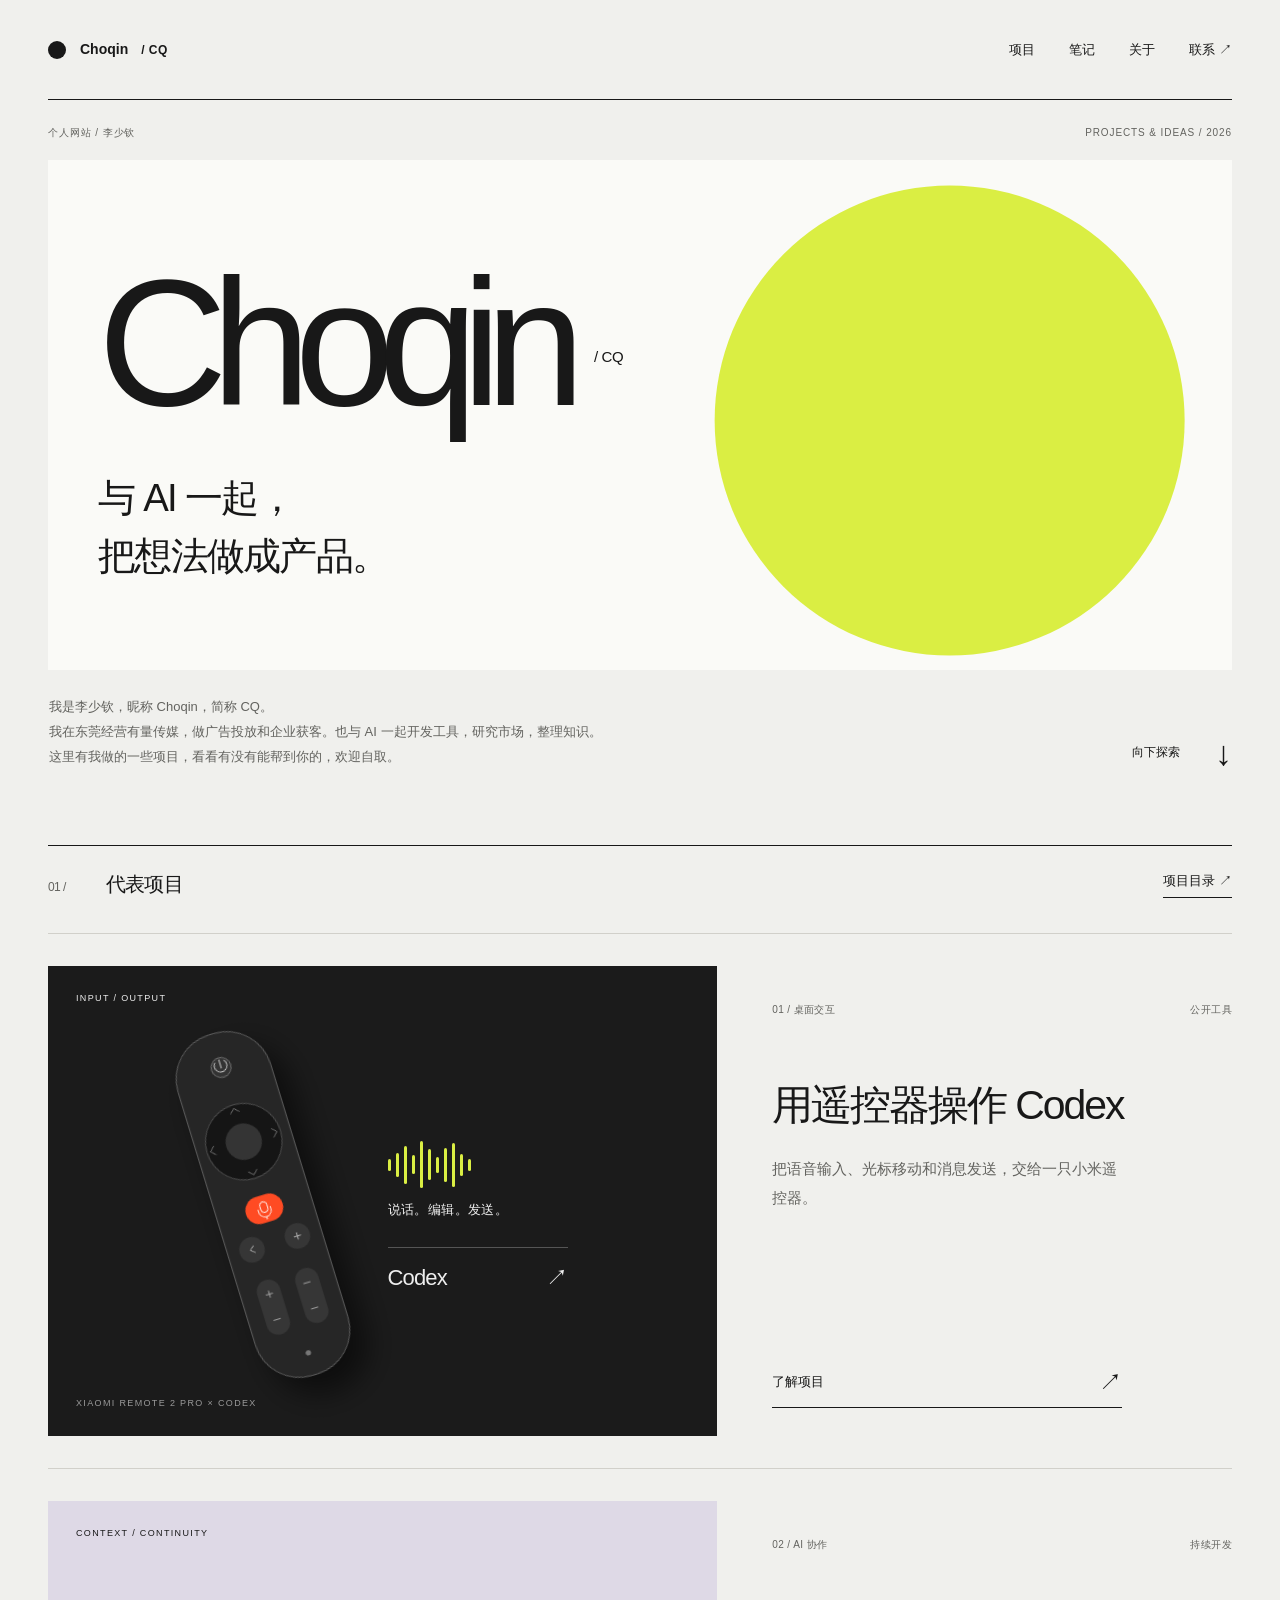
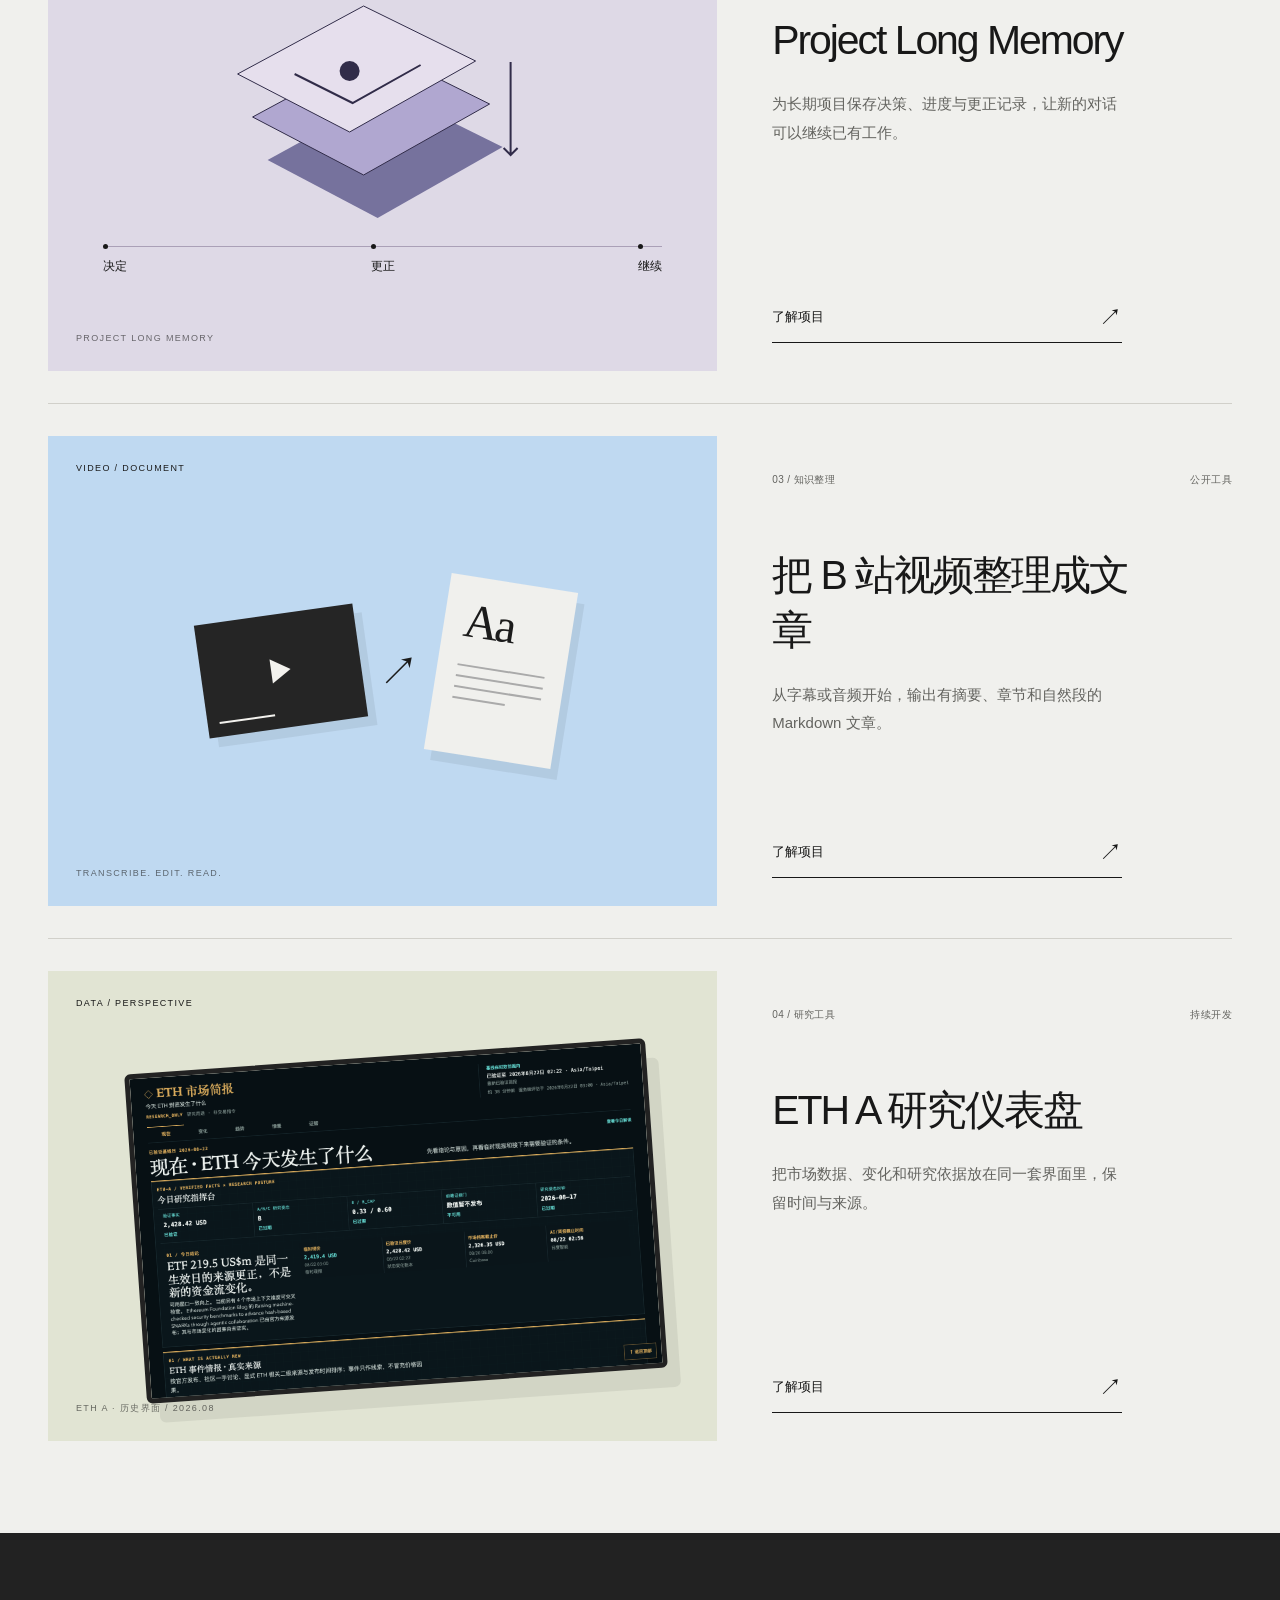
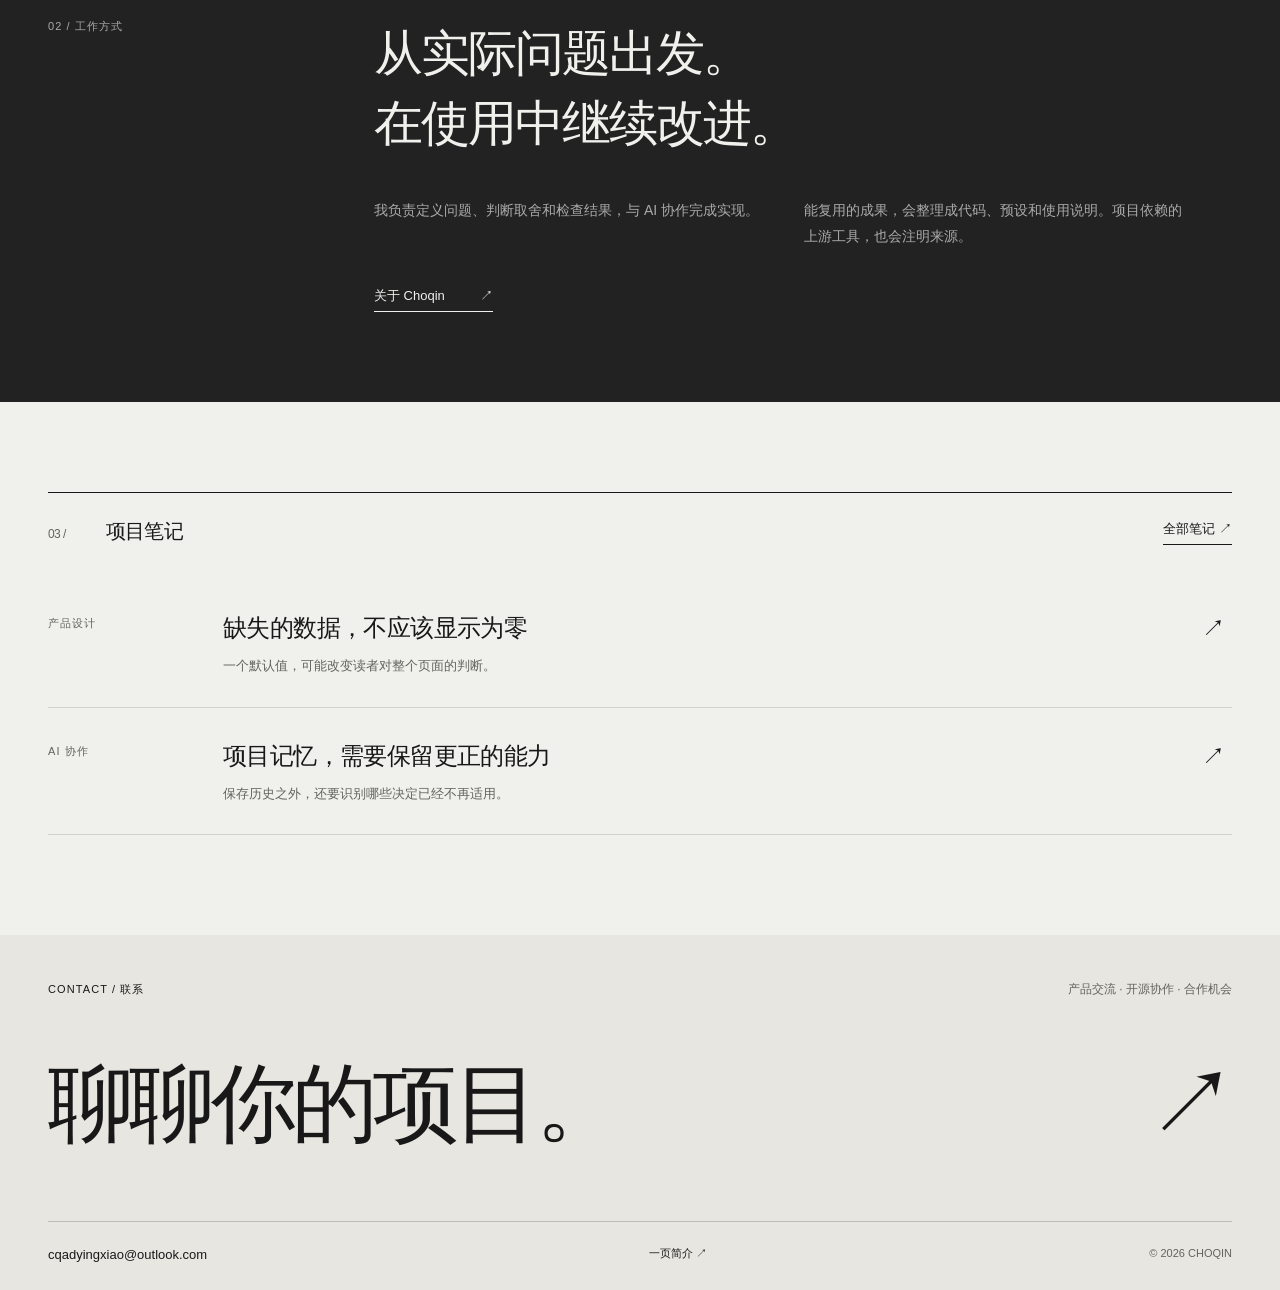
<file: index.html>
<!DOCTYPE html><html lang="zh-CN"><head><meta charSet="utf-8"/><meta name="viewport" content="width=device-width, initial-scale=1"/><link rel="stylesheet" href="/_next/static/css/index.D8Ivo_Mk.css" data-rsc-css-href="/_next/static/css/index.D8Ivo_Mk.css" data-precedence="vite-rsc/importer-resources"/><link rel="modulepreload" fetchPriority="low" href="/_next/static/chunks/index-5Bi0k042.js"/><script src="/_next/static/chunks/rolldown-runtime-hePW80VL.js" type="module" async=""></script><script src="/_next/static/chunks/framework-BlZLPK95.js" type="module" async=""></script><script src="/_next/static/chunks/vinext-fpfjwZwe.js" type="module" async=""></script><link rel="modulepreload" href="/_next/static/chunks/layout-segment-context-C26JW9AU.js" crossorigin="" fetchPriority="low"/><link rel="modulepreload" href="/_next/static/chunks/hero-poster-BZWRsuDl.js" crossorigin="" fetchPriority="low"/><title>李少钦 CHOQIN — 项目与实践</title><meta name="description" content="李少钦，昵称 Choqin，简称 CQ。在东莞经营有量传媒，从事广告投放与企业获客，也与 AI 协作开发工具、研究市场和整理知识。"/><meta name="robots" content="index, follow"/><meta property="og:title" content="Choqin / CQ — 李少钦的项目与实践"/><meta property="og:description" content="李少钦，昵称 Choqin，简称 CQ。在东莞经营有量传媒，从事广告投放与企业获客，也与 AI 协作开发工具、研究市场和整理知识。"/><meta property="og:site_name" content="Choqin / CQ"/><meta property="og:type" content="website"/><meta property="og:locale" content="zh_CN"/><meta name="twitter:card" content="summary"/><meta name="twitter:title" content="Choqin / CQ — 李少钦的项目与实践"/><meta name="twitter:description" content="李少钦，昵称 Choqin，简称 CQ。在东莞经营有量传媒，从事广告投放与企业获客，也与 AI 协作开发工具、研究市场和整理知识。"/><link rel="icon" href="/favicon.svg"/><link rel="canonical" href="https://choqin.com"/><script>Object.assign(((self[Symbol.for("vinext.navigationRuntime")]??={bootstrap:{routeManifest:null},functions:{}}).bootstrap.rsc??={rsc:[]}),{params:{},nav:{"pathname":"/","searchParams":[]},searchParamsFromBrowser:true})</script><link rel="modulepreload" href="/_next/static/chunks/index-5Bi0k042.js" />
</head><body><script type="application/ld+json">{"@context":"https://schema.org","@graph":[{"@type":"Person","@id":"https://choqin.com/#person","name":"李少钦","alternateName":["Choqin","CQ"],"worksFor":{"@type":"Organization","name":"有量传媒"},"jobTitle":"有量传媒负责人","description":"李少钦，昵称 Choqin，简称 CQ。在东莞经营有量传媒，从事广告投放与企业获客，也与 AI 协作开发工具、研究市场和整理知识。","url":"https://choqin.com/about/","sameAs":["https://github.com/larryppgg"]},{"@type":"WebSite","@id":"https://choqin.com/#website","url":"https://choqin.com","name":"Choqin / CQ","inLanguage":"zh-CN","publisher":{"@id":"https://choqin.com/#person"}}]}</script><a class="skip" href="#main">跳到正文</a><header class="site-header wrap"><a class="identity" href="/" aria-label="李少钦 CHOQIN 首页"><span class="identity-mark" aria-hidden="true"></span><span>Choqin<span class="identity-en">/ CQ</span></span></a><nav aria-label="主导航"><a href="/projects/">项目</a><a href="/writing/">笔记</a><a href="/about/">关于</a><a href="#contact">联系 ↗</a></nav></header><main id="main"><section class="exhibition-hero wrap"><div class="hero-caption"><span>个人网站 / 李少钦</span><span>PROJECTS &amp; IDEAS / 2026</span></div><div class="hero-poster"><div class="hero-orbit" aria-hidden="true"></div><canvas class="hero-particles" aria-hidden="true"></canvas><h1>Choqin<span class="hero-abbreviation">/ CQ</span></h1><p class="poster-intro">与 AI 一起，<br/>把想法做成产品。</p></div><div class="hero-context"><p>我是李少钦，昵称 Choqin，简称 CQ。<br/>我在东莞经营有量传媒，做广告投放和企业获客。也与 AI 一起开发工具，研究市场，整理知识。<br/>这里有我做的一些项目，看看有没有能帮到你的，欢迎自取。</p><a href="#selected-work" class="explore-link">向下探索 <span aria-hidden="true">↓</span></a></div></section><section class="exhibits wrap" id="selected-work"><div class="section-heading"><h2><span class="section-index">01 /</span> 代表项目</h2><a class="text-link" href="/projects/">项目目录 ↗</a></div><article class="exhibit exhibit-xiaomi-remote"><a class="exhibit-image" href="/projects/xiaomi-remote/" aria-label="了解用遥控器操作 Codex"><div class="project-art art-remote" aria-label="遥控器与 Codex 交互示意"><span class="art-label">INPUT / OUTPUT</span><div class="remote-composition"><svg class="remote-object" viewBox="0 0 140 400" aria-hidden="true"><rect x="17" y="5" width="106" height="390" rx="50" fill="#262626" stroke="#666"></rect><circle cx="70" cy="43" r="11" fill="#333" stroke="#777"></circle><path d="M70 34v10m-5-8a7 7 0 1 0 10 0" fill="none" stroke="#ddd"></path><circle cx="70" cy="128" r="42" fill="#151515" stroke="#555"></circle><circle cx="70" cy="128" r="20" fill="#343434"></circle><path d="m65 95 5-5 5 5m-10 66 5 5 5-5m-38-38-5 5 5 5m66-10 5 5-5 5" fill="none" stroke="#888"></path><rect x="49" y="190" width="42" height="30" rx="15" fill="#ff4b23"></rect><rect x="66" y="197" width="8" height="12" rx="4" fill="none" stroke="#fff"></rect><path d="M63 204v3a7 7 0 0 0 14 0v-3m-7 10v3" fill="none" stroke="#fff"></path><circle cx="44" cy="244" r="14" fill="#363636"></circle><circle cx="96" cy="244" r="14" fill="#363636"></circle><path d="m47 240-5 4 5 4m45-4h8m-4-4v8" fill="none" stroke="#bbb"></path><rect x="35" y="280" width="26" height="62" rx="13" fill="#363636"></rect><rect x="79" y="280" width="26" height="62" rx="13" fill="#363636"></rect><path d="M44 296h8m-4-4v8m-4 25h8m35-29h8m-8 29h8" stroke="#aaa"></path><circle cx="70" cy="370" r="3" fill="#777"></circle></svg><div class="remote-output"><div class="signal-bars" aria-hidden="true"><i style="height:12px"></i><i style="height:24px"></i><i style="height:38px"></i><i style="height:19px"></i><i style="height:47px"></i><i style="height:31px"></i><i style="height:16px"></i><i style="height:34px"></i><i style="height:44px"></i><i style="height:22px"></i><i style="height:12px"></i></div><span>说话。编辑。发送。</span><div class="output-command"><span>Codex</span><span>↗</span></div></div></div><span class="art-bottom">XIAOMI REMOTE 2 PRO × CODEX</span></div></a><div class="exhibit-copy"><div class="exhibit-meta"><span>01<!-- --> / <!-- -->桌面交互</span><span>公开工具</span></div><h3><a href="/projects/xiaomi-remote/">用遥控器操作 Codex</a></h3><p>把语音输入、光标移动和消息发送，交给一只小米遥控器。</p><a class="exhibit-link" href="/projects/xiaomi-remote/">了解项目 <span aria-hidden="true">↗</span></a></div></article><article class="exhibit exhibit-project-memory"><a class="exhibit-image" href="/projects/project-memory/" aria-label="了解Project Long Memory"><div class="project-art art-memory" aria-label="项目记忆的跨会话结构示意"><span class="art-label">CONTEXT / CONTINUITY</span><div class="memory-graphic"><svg class="memory-layers" viewBox="0 0 380 240" aria-hidden="true"><path d="M75 166 185 224 310 153 199 98Z" fill="#76729d"></path><path d="M60 123 171 181 297 110 186 55Z" fill="#b0a7d0" stroke="#312c49" stroke-width="1"></path><path d="M45 80 157 138 283 67 171 12Z" fill="#e6dfed" stroke="#312c49" stroke-width="1"></path><path d="m102 80 58 29 68-38" fill="none" stroke="#312c49" stroke-width="2"></path><circle cx="157" cy="77" r="10" fill="#312c49"></circle><path d="M318 68v93m-7-7 7 7 7-7" stroke="#312c49" stroke-width="2" fill="none"></path></svg><div class="memory-path"><span>决定</span><span>更正</span><span>继续</span></div></div><span class="art-bottom">PROJECT LONG MEMORY</span></div></a><div class="exhibit-copy"><div class="exhibit-meta"><span>02<!-- --> / <!-- -->AI 协作</span><span>持续开发</span></div><h3><a href="/projects/project-memory/">Project Long Memory</a></h3><p>为长期项目保存决策、进度与更正记录，让新的对话可以继续已有工作。</p><a class="exhibit-link" href="/projects/project-memory/">了解项目 <span aria-hidden="true">↗</span></a></div></article><article class="exhibit exhibit-video-to-article"><a class="exhibit-image" href="/projects/video-to-article/" aria-label="了解把 B 站视频整理成文章"><div class="project-art art-article" aria-label="视频转文章的过程示意"><span class="art-label">VIDEO / DOCUMENT</span><div class="article-graphic"><div class="video-shape"><span>▶</span><div></div></div><span class="transform-arrow">↗</span><div class="paper-shape"><strong>Aa</strong><i></i><i></i><i></i><i></i></div></div><span class="art-bottom">TRANSCRIBE. EDIT. READ.</span></div></a><div class="exhibit-copy"><div class="exhibit-meta"><span>03<!-- --> / <!-- -->知识整理</span><span>公开工具</span></div><h3><a href="/projects/video-to-article/">把 B 站视频整理成文章</a></h3><p>从字幕或音频开始，输出有摘要、章节和自然段的 Markdown 文章。</p><a class="exhibit-link" href="/projects/video-to-article/">了解项目 <span aria-hidden="true">↗</span></a></div></article><article class="exhibit exhibit-eth-a"><a class="exhibit-image" href="/projects/eth-a/" aria-label="了解ETH A 研究仪表盘"><div class="project-art art-eth"><span class="art-label">DATA / PERSPECTIVE</span><div class="eth-screen"><img src="/images/eth-history.png" alt="ETH A 历史版本研究界面" width="1440" height="6106" loading="lazy"/></div><span class="art-bottom">ETH A · 历史界面 / 2026.08</span></div></a><div class="exhibit-copy"><div class="exhibit-meta"><span>04<!-- --> / <!-- -->研究工具</span><span>持续开发</span></div><h3><a href="/projects/eth-a/">ETH A 研究仪表盘</a></h3><p>把市场数据、变化和研究依据放在同一套界面里，保留时间与来源。</p><a class="exhibit-link" href="/projects/eth-a/">了解项目 <span aria-hidden="true">↗</span></a></div></article></section><section class="perspective"><div class="wrap perspective-grid"><p class="eyebrow">02 / 工作方式</p><div><h2>从实际问题出发。<br/>在使用中继续改进。</h2><div class="principles"><p>我负责定义问题、判断取舍和检查结果，与 AI 协作完成实现。</p><p>能复用的成果，会整理成代码、预设和使用说明。项目依赖的上游工具，也会注明来源。</p></div><a class="text-link" href="/about/">关于 Choqin <span>↗</span></a></div></div></section><section class="notes-section wrap"><div class="section-heading"><h2><span class="section-index">03 /</span> 项目笔记</h2><a class="text-link" href="/writing/">全部笔记 ↗</a></div><a class="note-row" href="/writing/the-empty-number/"><span class="eyebrow">产品设计</span><div><h3>缺失的数据，不应该显示为零</h3><p>一个默认值，可能改变读者对整个页面的判断。</p></div><span class="note-arrow" aria-hidden="true">↗</span></a><a class="note-row" href="/writing/memory-can-be-wrong/"><span class="eyebrow">AI 协作</span><div><h3>项目记忆，需要保留更正的能力</h3><p>保存历史之外，还要识别哪些决定已经不再适用。</p></div><span class="note-arrow" aria-hidden="true">↗</span></a></section></main><footer id="contact" class="site-footer"><div class="wrap"><div class="footer-top"><span class="eyebrow">CONTACT / 联系</span><p>产品交流 · 开源协作 · 合作机会</p></div><a class="contact-title" href="mailto:cqadyingxiao@outlook.com">聊聊你的项目。<span aria-hidden="true">↗</span></a><div class="footer-bottom"><a href="mailto:cqadyingxiao@outlook.com">cqadyingxiao@outlook.com</a><a href="/intro/">一页简介 ↗</a><span>© <!-- -->2026<!-- --> CHOQIN</span></div></div></footer><script type="module" src="/_next/static/chunks/index-5Bi0k042.js" id="_R_" async=""></script><script>((self[Symbol.for("vinext.navigationRuntime")]??={bootstrap:{routeManifest:null},functions:{}}).bootstrap.rsc??={rsc:[]}).rsc.push("0:{\"page:/\":\"$L1\",\"layout:/\":\"$L2\",\"route:/\":\"$L3\",\"__route\":\"route:/\",\"__interceptionContext\":null,\"__layoutIds\":[\"layout:/\"],\"__rootLayout\":\"/\",\"__bfcacheSegmentIdentities\":{\"layout:/\":\"[\\\"layout\\\",\\\"layout:/\\\",\\\"root-boundary:/\\\",\\\"\\\"]\",\"page:/\":\"[\\\"page\\\",\\\"page:/\\\",\\\"root-boundary:/\\\",\\\"\\\"]\"},\"__srcPage\":[\"page\"],\"__layoutFlags\":{\"layout:/\":\"s\"},\"__artifactCompatibility\":{\"schemaVersion\":1,\"graphVersion\":\"app-route-graph:1177fd80f83fa7b0\",\"deploymentVersion\":\"fc378ed1-be73-489e-a7aa-e297ea87685b\",\"appElementsSchemaVersion\":1,\"rscPayloadSchemaVersion\":1,\"rootBoundaryId\":\"/\",\"renderEpoch\":null}}\n")</script><script>((self[Symbol.for("vinext.navigationRuntime")]??={bootstrap:{routeManifest:null},functions:{}}).bootstrap.rsc??={rsc:[]}).rsc.push("4:I[\"8c0f216c4604\",[],\"Children\",1]\n")</script><script>((self[Symbol.for("vinext.navigationRuntime")]??={bootstrap:{routeManifest:null},functions:{}}).bootstrap.rsc??={rsc:[]}).rsc.push("5:\"GlobalErrorBoundary\"\n")</script><script>((self[Symbol.for("vinext.navigationRuntime")]??={bootstrap:{routeManifest:null},functions:{}}).bootstrap.rsc??={rsc:[]}).rsc.push("6:I[\"593f344dc510\",[],\"$5\",1]\n")</script><script>((self[Symbol.for("vinext.navigationRuntime")]??={bootstrap:{routeManifest:null},functions:{}}).bootstrap.rsc??={rsc:[]}).rsc.push("7:I[\"0b874ad30386\",[],\"default\",1]\n")</script><script>((self[Symbol.for("vinext.navigationRuntime")]??={bootstrap:{routeManifest:null},functions:{}}).bootstrap.rsc??={rsc:[]}).rsc.push("8:I[\"593f344dc510\",[],\"ErrorBoundary\",1]\n")</script><script>((self[Symbol.for("vinext.navigationRuntime")]??={bootstrap:{routeManifest:null},functions:{}}).bootstrap.rsc??={rsc:[]}).rsc.push("9:\"LayoutSegmentProvider\"\n")</script><script>((self[Symbol.for("vinext.navigationRuntime")]??={bootstrap:{routeManifest:null},functions:{}}).bootstrap.rsc??={rsc:[]}).rsc.push("a:I[\"15c18cfaeeff\",[],\"$9\",1]\n")</script><script>((self[Symbol.for("vinext.navigationRuntime")]??={bootstrap:{routeManifest:null},functions:{}}).bootstrap.rsc??={rsc:[]}).rsc.push("b:I[\"8c0f216c4604\",[],\"Slot\",1]\n")</script><script>((self[Symbol.for("vinext.navigationRuntime")]??={bootstrap:{routeManifest:null},functions:{}}).bootstrap.rsc??={rsc:[]}).rsc.push("c:\"NotFoundBoundary\"\n")</script><script>((self[Symbol.for("vinext.navigationRuntime")]??={bootstrap:{routeManifest:null},functions:{}}).bootstrap.rsc??={rsc:[]}).rsc.push("d:I[\"593f344dc510\",[],\"$c\",1]\n")</script><script>((self[Symbol.for("vinext.navigationRuntime")]??={bootstrap:{routeManifest:null},functions:{}}).bootstrap.rsc??={rsc:[]}).rsc.push("e:\"AppRouterScrollTarget\"\n")</script><script>((self[Symbol.for("vinext.navigationRuntime")]??={bootstrap:{routeManifest:null},functions:{}}).bootstrap.rsc??={rsc:[]}).rsc.push("f:I[\"9276801271d6\",[],\"$e\",1]\n")</script><script>((self[Symbol.for("vinext.navigationRuntime")]??={bootstrap:{routeManifest:null},functions:{}}).bootstrap.rsc??={rsc:[]}).rsc.push("10:\"RedirectBoundary\"\n")</script><script>((self[Symbol.for("vinext.navigationRuntime")]??={bootstrap:{routeManifest:null},functions:{}}).bootstrap.rsc??={rsc:[]}).rsc.push("11:I[\"593f344dc510\",[],\"$10\",1]\n")</script><script>((self[Symbol.for("vinext.navigationRuntime")]??={bootstrap:{routeManifest:null},functions:{}}).bootstrap.rsc??={rsc:[]}).rsc.push(":HL[\"/_next/static/css/index.D8Ivo_Mk.css\",\"style\"]\n")</script><script>((self[Symbol.for("vinext.navigationRuntime")]??={bootstrap:{routeManifest:null},functions:{}}).bootstrap.rsc??={rsc:[]}).rsc.push("2:[[[\"$\",\"link\",\"css:/_next/static/css/index.D8Ivo_Mk.css\",{\"rel\":\"stylesheet\",\"precedence\":\"vite-rsc/importer-resources\",\"href\":\"/_next/static/css/index.D8Ivo_Mk.css\",\"data-rsc-css-href\":\"/_next/static/css/index.D8Ivo_Mk.css\"}],\"$undefined\"],[\"$\",\"html\",null,{\"lang\":\"zh-CN\",\"children\":[\"$\",\"body\",null,{\"children\":[[\"$\",\"script\",null,{\"type\":\"application/ld+json\",\"dangerouslySetInnerHTML\":{\"__html\":\"{\\\"@context\\\":\\\"https://schema.org\\\",\\\"@graph\\\":[{\\\"@type\\\":\\\"Person\\\",\\\"@id\\\":\\\"https://choqin.com/#person\\\",\\\"name\\\":\\\"李少钦\\\",\\\"alternateName\\\":[\\\"Choqin\\\",\\\"CQ\\\"],\\\"worksFor\\\":{\\\"@type\\\":\\\"Organization\\\",\\\"name\\\":\\\"有量传媒\\\"},\\\"jobTitle\\\":\\\"有量传媒负责人\\\",\\\"description\\\":\\\"李少钦，昵称 Choqin，简称 CQ。在东莞经营有量传媒，从事广告投放与企业获客，也与 AI 协作开发工具、研究市场和整理知识。\\\",\\\"url\\\":\\\"https://choqin.com/about/\\\",\\\"sameAs\\\":[\\\"https://github.com/larryppgg\\\"]},{\\\"@type\\\":\\\"WebSite\\\",\\\"@id\\\":\\\"https://choqin.com/#website\\\",\\\"url\\\":\\\"https://choqin.com\\\",\\\"name\\\":\\\"Choqin / CQ\\\",\\\"inLanguage\\\":\\\"zh-CN\\\",\\\"publisher\\\":{\\\"@id\\\":\\\"https://choqin.com/#person\\\"}}]}\"}}],[\"$\",\"a\",null,{\"className\":\"skip\",\"href\":\"#main\",\"children\":\"跳到正文\"}],[\"$\",\"header\",null,{\"className\":\"site-header wrap\",\"children\":[[\"$\",\"a\",null,{\"className\":\"identity\",\"href\":\"/\",\"aria-label\":\"李少钦 CHOQIN 首页\",\"children\":[[\"$\",\"span\",null,{\"className\":\"identity-mark\",\"aria-hidden\":\"true\"}],[\"$\",\"span\",null,{\"children\":[\"Choqin\",[\"$\",\"span\",null,{\"className\":\"identity-en\",\"children\":\"/ CQ\"}]]}]]}],[\"$\",\"nav\",null,{\"aria-label\":\"主导航\",\"children\":[[\"$\",\"a\",null,{\"href\":\"/projects/\",\"children\":\"项目\"}],[\"$\",\"a\",null,{\"href\":\"/writing/\",\"children\":\"笔记\"}],[\"$\",\"a\",null,{\"href\":\"/about/\",\"children\":\"关于\"}],[\"$\",\"a\",null,{\"href\":\"#contact\",\"children\":\"联系 ↗\"}]]}]]}],[\"$\",\"$L4\",null,{}],[\"$\",\"footer\",null,{\"id\":\"contact\",\"className\":\"site-footer\",\"children\":[\"$\",\"div\",null,{\"className\":\"wrap\",\"children\":[[\"$\",\"div\",null,{\"className\":\"footer-top\",\"children\":[[\"$\",\"span\",null,{\"className\":\"eyebrow\",\"children\":\"CONTACT / 联系\"}],[\"$\",\"p\",null,{\"children\":\"产品交流 · 开源协作 · 合作机会\"}]]}],[\"$\",\"a\",null,{\"className\":\"contact-title\",\"href\":\"mailto:cqadyingxiao@outlook.com\",\"children\":[\"聊聊你的项目。\",[\"$\",\"span\",null,{\"aria-hidden\":\"true\",\"children\":\"↗\"}]]}],[\"$\",\"div\",null,{\"className\":\"footer-bottom\",\"children\":[[\"$\",\"a\",null,{\"href\":\"mailto:cqadyingxiao@outlook.com\",\"children\":\"cqadyingxiao@outlook.com\"}],[\"$\",\"a\",null,{\"href\":\"/intro/\",\"children\":\"一页简介 ↗\"}],[\"$\",\"span\",null,{\"children\":[\"© \",2026,\" CHOQIN\"]}]]}]]}]}]]}]}]]\n")</script><script>((self[Symbol.for("vinext.navigationRuntime")]??={bootstrap:{routeManifest:null},functions:{}}).bootstrap.rsc??={rsc:[]}).rsc.push("3:[[[\"$\",\"meta\",null,{\"charSet\":\"utf-8\"}],[[\"$\",\"title\",\"0\",{\"children\":\"李少钦 CHOQIN — 项目与实践\"}],[\"$\",\"meta\",\"1\",{\"name\":\"description\",\"content\":\"李少钦，昵称 Choqin，简称 CQ。在东莞经营有量传媒，从事广告投放与企业获客，也与 AI 协作开发工具、研究市场和整理知识。\"}],[\"$\",\"meta\",\"2\",{\"name\":\"robots\",\"content\":\"index, follow\"}],[\"$\",\"meta\",\"3\",{\"property\":\"og:title\",\"content\":\"Choqin / CQ — 李少钦的项目与实践\"}],[\"$\",\"meta\",\"4\",{\"property\":\"og:description\",\"content\":\"李少钦，昵称 Choqin，简称 CQ。在东莞经营有量传媒，从事广告投放与企业获客，也与 AI 协作开发工具、研究市场和整理知识。\"}],[\"$\",\"meta\",\"5\",{\"property\":\"og:site_name\",\"content\":\"Choqin / CQ\"}],[\"$\",\"meta\",\"6\",{\"property\":\"og:type\",\"content\":\"website\"}],[\"$\",\"meta\",\"7\",{\"property\":\"og:locale\",\"content\":\"zh_CN\"}],[\"$\",\"meta\",\"8\",{\"name\":\"twitter:card\",\"content\":\"summary\"}],[\"$\",\"meta\",\"9\",{\"name\":\"twitter:title\",\"content\":\"Choqin / CQ — 李少钦的项目与实践\"}],[\"$\",\"meta\",\"10\",{\"name\":\"twitter:description\",\"content\":\"李少钦，昵称 Choqin，简称 CQ。在东莞经营有量传媒，从事广告投放与企业获客，也与 AI 协作开发工具、研究市场和整理知识。\"}],[\"$\",\"link\",\"11\",{\"data-vinext-streamed-icon\":\"$undefined\",\"rel\":\"icon\",\"href\":\"/favicon.svg\",\"type\":\"$undefined\",\"sizes\":\"$undefined\",\"color\":\"$undefined\",\"media\":\"$undefined\",\"fetchPriority\":\"$undefined\"}],[\"$\",\"link\",\"12\",{\"rel\":\"canonical\",\"href\":\"https://choqin.com\"}]],[[\"$\",\"meta\",\"0\",{\"name\":\"viewport\",\"content\":\"width=device-width, initial-scale=1\"}]]],[\"$\",\"$L6\",null,{\"fallback\":\"$7\",\"children\":[\"$\",\"$L8\",null,{\"fallback\":\"$7\",\"children\":[\"$\",\"$La\",null,{\"providerId\":\"layout:/\",\"segmentMap\":{\"children\":[]},\"children\":[\"$\",\"$Lb\",null,{\"id\":\"layout:/\",\"parallelSlots\":\"$undefined\",\"children\":[\"$\",\"$Ld\",null,{\"resetKey\":\"\",\"fallback\":[\"$\",\"main\",null,{\"id\":\"main\",\"className\":\"wrap interior\",\"children\":[[\"$\",\"div\",null,{\"className\":\"page-heading\",\"children\":[[\"$\",\"p\",null,{\"className\":\"eyebrow\",\"children\":\"404 / NOT FOUND\"}],[\"$\",\"h1\",null,{\"children\":[\"页面不存在\",[\"$\",\"span\",null,{\"className\":\"accent\",\"children\":\".\"}]]}],[\"$\",\"p\",null,{\"children\":\"你可以返回首页，继续查看项目与笔记。\"}]]}],[\"$\",\"a\",null,{\"className\":\"button\",\"href\":\"/\",\"children\":\"返回首页 ↗\"}]]}],\"children\":[\"$\",\"$Ld\",null,{\"resetKey\":\"\",\"fallback\":[\"$\",\"main\",null,{\"id\":\"main\",\"className\":\"wrap interior\",\"children\":[[\"$\",\"div\",null,{\"className\":\"page-heading\",\"children\":[[\"$\",\"p\",null,{\"className\":\"eyebrow\",\"children\":\"404 / NOT FOUND\"}],[\"$\",\"h1\",null,{\"children\":[\"页面不存在\",[\"$\",\"span\",null,{\"className\":\"accent\",\"children\":\".\"}]]}],[\"$\",\"p\",null,{\"children\":\"你可以返回首页，继续查看项目与笔记。\"}]]}],[\"$\",\"a\",null,{\"className\":\"button\",\"href\":\"/\",\"children\":\"返回首页 ↗\"}]]}],\"children\":[\"$\",\"$Lf\",null,{\"children\":[\"$\",\"$L11\",null,{\"children\":[[\"$\",\"$La\",null,{\"providerId\":\"page:/\",\"segmentMap\":{\"children\":[\"__PAGE__\"]},\"children\":[\"$\",\"$Lb\",null,{\"id\":\"page:/\"}]}],null]}]}]}]}]}]}]}]}],null,null]\n")</script><script>((self[Symbol.for("vinext.navigationRuntime")]??={bootstrap:{routeManifest:null},functions:{}}).bootstrap.rsc??={rsc:[]}).rsc.push("12:I[\"1ce4a7d47d32\",[],\"default\",1]\n")</script><script>((self[Symbol.for("vinext.navigationRuntime")]??={bootstrap:{routeManifest:null},functions:{}}).bootstrap.rsc??={rsc:[]}).rsc.push("1:[\"$\",\"main\",null,{\"id\":\"main\",\"children\":[[\"$\",\"section\",null,{\"className\":\"exhibition-hero wrap\",\"children\":[[\"$\",\"div\",null,{\"className\":\"hero-caption\",\"children\":[[\"$\",\"span\",null,{\"children\":\"个人网站 / 李少钦\"}],[\"$\",\"span\",null,{\"children\":\"PROJECTS \u0026 IDEAS / 2026\"}]]}],[\"$\",\"$L12\",null,{}],[\"$\",\"div\",null,{\"className\":\"hero-context\",\"children\":[[\"$\",\"p\",null,{\"children\":[\"我是李少钦，昵称 Choqin，简称 CQ。\",[\"$\",\"br\",null,{}],\"我在东莞经营有量传媒，做广告投放和企业获客。也与 AI 一起开发工具，研究市场，整理知识。\",[\"$\",\"br\",null,{}],\"这里有我做的一些项目，看看有没有能帮到你的，欢迎自取。\"]}],[\"$\",\"a\",null,{\"href\":\"#selected-work\",\"className\":\"explore-link\",\"children\":[\"向下探索 \",[\"$\",\"span\",null,{\"aria-hidden\":\"true\",\"children\":\"↓\"}]]}]]}]]}],[\"$\",\"section\",null,{\"className\":\"exhibits wrap\",\"id\":\"selected-work\",\"children\":[[\"$\",\"div\",null,{\"className\":\"section-heading\",\"children\":[[\"$\",\"h2\",null,{\"children\":[[\"$\",\"span\",null,{\"className\":\"section-index\",\"children\":\"01 /\"}],\" 代表项目\"]}],[\"$\",\"a\",null,{\"className\":\"text-link\",\"href\":\"/projects/\",\"children\":\"项目目录 ↗\"}]]}],[[\"$\",\"article\",\"xiaomi-remote\",{\"className\":\"exhibit exhibit-xiaomi-remote\",\"children\":[[\"$\",\"a\",null,{\"className\":\"exhibit-image\",\"href\":\"/projects/xiaomi-remote/\",\"aria-label\":\"了解用遥控器操作 Codex\",\"children\":[\"$\",\"div\",null,{\"className\":\"project-art art-remote\",\"aria-label\":\"遥控器与 Codex 交互示意\",\"children\":[[\"$\",\"span\",null,{\"className\":\"art-label\",\"children\":\"INPUT / OUTPUT\"}],[\"$\",\"div\",null,{\"className\":\"remote-composition\",\"children\":[[\"$\",\"svg\",null,{\"className\":\"remote-object\",\"viewBox\":\"0 0 140 400\",\"aria-hidden\":\"true\",\"children\":[[\"$\",\"rect\",null,{\"x\":\"17\",\"y\":\"5\",\"width\":\"106\",\"height\":\"390\",\"rx\":\"50\",\"fill\":\"#262626\",\"stroke\":\"#666\"}],[\"$\",\"circle\",null,{\"cx\":\"70\",\"cy\":\"43\",\"r\":\"11\",\"fill\":\"#333\",\"stroke\":\"#777\"}],[\"$\",\"path\",null,{\"d\":\"M70 34v10m-5-8a7 7 0 1 0 10 0\",\"fill\":\"none\",\"stroke\":\"#ddd\"}],[\"$\",\"circle\",null,{\"cx\":\"70\",\"cy\":\"128\",\"r\":\"42\",\"fill\":\"#151515\",\"stroke\":\"#555\"}],[\"$\",\"circle\",null,{\"cx\":\"70\",\"cy\":\"128\",\"r\":\"20\",\"fill\":\"#343434\"}],[\"$\",\"path\",null,{\"d\":\"m65 95 5-5 5 5m-10 66 5 5 5-5m-38-38-5 5 5 5m66-10 5 5-5 5\",\"fill\":\"none\",\"stroke\":\"#888\"}],[\"$\",\"rect\",null,{\"x\":\"49\",\"y\":\"190\",\"width\":\"42\",\"height\":\"30\",\"rx\":\"15\",\"fill\":\"#ff4b23\"}],[\"$\",\"rect\",null,{\"x\":\"66\",\"y\":\"197\",\"width\":\"8\",\"height\":\"12\",\"rx\":\"4\",\"fill\":\"none\",\"stroke\":\"#fff\"}],[\"$\",\"path\",null,{\"d\":\"M63 204v3a7 7 0 0 0 14 0v-3m-7 10v3\",\"fill\":\"none\",\"stroke\":\"#fff\"}],[\"$\",\"circle\",null,{\"cx\":\"44\",\"cy\":\"244\",\"r\":\"14\",\"fill\":\"#363636\"}],[\"$\",\"circle\",null,{\"cx\":\"96\",\"cy\":\"244\",\"r\":\"14\",\"fill\":\"#363636\"}],[\"$\",\"path\",null,{\"d\":\"m47 240-5 4 5 4m45-4h8m-4-4v8\",\"fill\":\"none\",\"stroke\":\"#bbb\"}],[\"$\",\"rect\",null,{\"x\":\"35\",\"y\":\"280\",\"width\":\"26\",\"height\":\"62\",\"rx\":\"13\",\"fill\":\"#363636\"}],[\"$\",\"rect\",null,{\"x\":\"79\",\"y\":\"280\",\"width\":\"26\",\"height\":\"62\",\"rx\":\"13\",\"fill\":\"#363636\"}],[\"$\",\"path\",null,{\"d\":\"M44 296h8m-4-4v8m-4 25h8m35-29h8m-8 29h8\",\"stroke\":\"#aaa\"}],[\"$\",\"circle\",null,{\"cx\":\"70\",\"cy\":\"370\",\"r\":\"3\",\"fill\":\"#777\"}]]}],[\"$\",\"div\",null,{\"className\":\"remote-output\",\"children\":[[\"$\",\"div\",null,{\"className\":\"signal-bars\",\"aria-hidden\":\"true\",\"children\":[[\"$\",\"i\",\"0\",{\"style\":{\"height\":12}}],[\"$\",\"i\",\"1\",{\"style\":{\"height\":24}}],[\"$\",\"i\",\"2\",{\"style\":{\"height\":38}}],[\"$\",\"i\",\"3\",{\"style\":{\"height\":19}}],[\"$\",\"i\",\"4\",{\"style\":{\"height\":47}}],[\"$\",\"i\",\"5\",{\"style\":{\"height\":31}}],[\"$\",\"i\",\"6\",{\"style\":{\"height\":16}}],[\"$\",\"i\",\"7\",{\"style\":{\"height\":34}}],[\"$\",\"i\",\"8\",{\"style\":{\"height\":44}}],[\"$\",\"i\",\"9\",{\"style\":{\"height\":22}}],[\"$\",\"i\",\"10\",{\"style\":{\"height\":12}}]]}],[\"$\",\"span\",null,{\"children\":\"说话。编辑。发送。\"}],[\"$\",\"div\",null,{\"className\":\"output-command\",\"children\":[[\"$\",\"span\",null,{\"children\":\"Codex\"}],[\"$\",\"span\",null,{\"children\":\"↗\"}]]}]]}]]}],[\"$\",\"span\",null,{\"className\":\"art-bottom\",\"children\":\"XIAOMI REMOTE 2 PRO × CODEX\"}]]}]}],[\"$\",\"div\",null,{\"className\":\"exhibit-copy\",\"children\":[[\"$\",\"div\",null,{\"className\":\"exhibit-meta\",\"children\":[[\"$\",\"span\",null,{\"children\":[\"01\",\" / \",\"桌面交互\"]}],[\"$\",\"span\",null,{\"children\":\"公开工具\"}]]}],[\"$\",\"h3\",null,{\"children\":[\"$\",\"a\",null,{\"href\":\"/projects/xiaomi-remote/\",\"children\":\"用遥控器操作 Codex\"}]}],[\"$\",\"p\",null,{\"children\":\"把语音输入、光标移动和消息发送，交给一只小米遥控器。\"}],[\"$\",\"a\",null,{\"className\":\"exhibit-link\",\"href\":\"/projects/xiaomi-remote/\",\"children\":[\"了解项目 \",[\"$\",\"span\",null,{\"aria-hidden\":\"true\",\"children\":\"↗\"}]]}]]}]]}],[\"$\",\"article\",\"project-memory\",{\"className\":\"exhibit exhibit-project-memory\",\"children\":[[\"$\",\"a\",null,{\"className\":\"exhibit-image\",\"href\":\"/projects/project-memory/\",\"aria-label\":\"了解Project Long Memory\",\"children\":[\"$\",\"div\",null,{\"className\":\"project-art art-memory\",\"aria-label\":\"项目记忆的跨会话结构示意\",\"children\":[[\"$\",\"span\",null,{\"className\":\"art-label\",\"children\":\"CONTEXT / CONTINUITY\"}],[\"$\",\"div\",null,{\"className\":\"memory-graphic\",\"children\":[[\"$\",\"svg\",null,{\"className\":\"memory-layers\",\"viewBox\":\"0 0 380 240\",\"aria-hidden\":\"true\",\"children\":[[\"$\",\"path\",null,{\"d\":\"M75 166 185 224 310 153 199 98Z\",\"fill\":\"#76729d\"}],[\"$\",\"path\",null,{\"d\":\"M60 123 171 181 297 110 186 55Z\",\"fill\":\"#b0a7d0\",\"stroke\":\"#312c49\",\"strokeWidth\":\"1\"}],[\"$\",\"path\",null,{\"d\":\"M45 80 157 138 283 67 171 12Z\",\"fill\":\"#e6dfed\",\"stroke\":\"#312c49\",\"strokeWidth\":\"1\"}],\"$L13\",\"$L14\",\"$L15\"]}],\"$L16\"]}],\"$L17\"]}]}],\"$L18\"]}],\"$L19\",\"$L1a\"]]}],\"$L1b\",\"$L1c\"]}]\n")</script><script>((self[Symbol.for("vinext.navigationRuntime")]??={bootstrap:{routeManifest:null},functions:{}}).bootstrap.rsc??={rsc:[]}).rsc.push("13:[\"$\",\"path\",null,{\"d\":\"m102 80 58 29 68-38\",\"fill\":\"none\",\"stroke\":\"#312c49\",\"strokeWidth\":\"2\"}]\n")</script><script>((self[Symbol.for("vinext.navigationRuntime")]??={bootstrap:{routeManifest:null},functions:{}}).bootstrap.rsc??={rsc:[]}).rsc.push("14:[\"$\",\"circle\",null,{\"cx\":\"157\",\"cy\":\"77\",\"r\":\"10\",\"fill\":\"#312c49\"}]\n")</script><script>((self[Symbol.for("vinext.navigationRuntime")]??={bootstrap:{routeManifest:null},functions:{}}).bootstrap.rsc??={rsc:[]}).rsc.push("15:[\"$\",\"path\",null,{\"d\":\"M318 68v93m-7-7 7 7 7-7\",\"stroke\":\"#312c49\",\"strokeWidth\":\"2\",\"fill\":\"none\"}]\n")</script><script>((self[Symbol.for("vinext.navigationRuntime")]??={bootstrap:{routeManifest:null},functions:{}}).bootstrap.rsc??={rsc:[]}).rsc.push("16:[\"$\",\"div\",null,{\"className\":\"memory-path\",\"children\":[[\"$\",\"span\",null,{\"children\":\"决定\"}],[\"$\",\"span\",null,{\"children\":\"更正\"}],[\"$\",\"span\",null,{\"children\":\"继续\"}]]}]\n")</script><script>((self[Symbol.for("vinext.navigationRuntime")]??={bootstrap:{routeManifest:null},functions:{}}).bootstrap.rsc??={rsc:[]}).rsc.push("17:[\"$\",\"span\",null,{\"className\":\"art-bottom\",\"children\":\"PROJECT LONG MEMORY\"}]\n")</script><script>((self[Symbol.for("vinext.navigationRuntime")]??={bootstrap:{routeManifest:null},functions:{}}).bootstrap.rsc??={rsc:[]}).rsc.push("18:[\"$\",\"div\",null,{\"className\":\"exhibit-copy\",\"children\":[[\"$\",\"div\",null,{\"className\":\"exhibit-meta\",\"children\":[[\"$\",\"span\",null,{\"children\":[\"02\",\" / \",\"AI 协作\"]}],[\"$\",\"span\",null,{\"children\":\"持续开发\"}]]}],[\"$\",\"h3\",null,{\"children\":[\"$\",\"a\",null,{\"href\":\"/projects/project-memory/\",\"children\":\"Project Long Memory\"}]}],[\"$\",\"p\",null,{\"children\":\"为长期项目保存决策、进度与更正记录，让新的对话可以继续已有工作。\"}],[\"$\",\"a\",null,{\"className\":\"exhibit-link\",\"href\":\"/projects/project-memory/\",\"children\":[\"了解项目 \",[\"$\",\"span\",null,{\"aria-hidden\":\"true\",\"children\":\"↗\"}]]}]]}]\n")</script><script>((self[Symbol.for("vinext.navigationRuntime")]??={bootstrap:{routeManifest:null},functions:{}}).bootstrap.rsc??={rsc:[]}).rsc.push("19:[\"$\",\"article\",\"video-to-article\",{\"className\":\"exhibit exhibit-video-to-article\",\"children\":[[\"$\",\"a\",null,{\"className\":\"exhibit-image\",\"href\":\"/projects/video-to-article/\",\"aria-label\":\"了解把 B 站视频整理成文章\",\"children\":[\"$\",\"div\",null,{\"className\":\"project-art art-article\",\"aria-label\":\"视频转文章的过程示意\",\"children\":[[\"$\",\"span\",null,{\"className\":\"art-label\",\"children\":\"VIDEO / DOCUMENT\"}],[\"$\",\"div\",null,{\"className\":\"article-graphic\",\"children\":[[\"$\",\"div\",null,{\"className\":\"video-shape\",\"children\":[[\"$\",\"span\",null,{\"children\":\"▶\"}],[\"$\",\"div\",null,{}]]}],[\"$\",\"span\",null,{\"className\":\"transform-arrow\",\"children\":\"↗\"}],[\"$\",\"div\",null,{\"className\":\"paper-shape\",\"children\":[[\"$\",\"strong\",null,{\"children\":\"Aa\"}],[\"$\",\"i\",null,{}],[\"$\",\"i\",null,{}],[\"$\",\"i\",null,{}],[\"$\",\"i\",null,{}]]}]]}],[\"$\",\"span\",null,{\"className\":\"art-bottom\",\"children\":\"TRANSCRIBE. EDIT. READ.\"}]]}]}],[\"$\",\"div\",null,{\"className\":\"exhibit-copy\",\"children\":[[\"$\",\"div\",null,{\"className\":\"exhibit-meta\",\"children\":[[\"$\",\"span\",null,{\"children\":[\"03\",\" / \",\"知识整理\"]}],[\"$\",\"span\",null,{\"children\":\"公开工具\"}]]}],[\"$\",\"h3\",null,{\"children\":[\"$\",\"a\",null,{\"href\":\"/projects/video-to-article/\",\"children\":\"把 B 站视频整理成文章\"}]}],[\"$\",\"p\",null,{\"children\":\"从字幕或音频开始，输出有摘要、章节和自然段的 Markdown 文章。\"}],[\"$\",\"a\",null,{\"className\":\"exhibit-link\",\"href\":\"/projects/video-to-article/\",\"children\":[\"了解项目 \",[\"$\",\"span\",null,{\"aria-hidden\":\"true\",\"children\":\"↗\"}]]}]]}]]}]\n")</script><script>((self[Symbol.for("vinext.navigationRuntime")]??={bootstrap:{routeManifest:null},functions:{}}).bootstrap.rsc??={rsc:[]}).rsc.push("1a:[\"$\",\"article\",\"eth-a\",{\"className\":\"exhibit exhibit-eth-a\",\"children\":[[\"$\",\"a\",null,{\"className\":\"exhibit-image\",\"href\":\"/projects/eth-a/\",\"aria-label\":\"了解ETH A 研究仪表盘\",\"children\":[\"$\",\"div\",null,{\"className\":\"project-art art-eth\",\"children\":[[\"$\",\"span\",null,{\"className\":\"art-label\",\"children\":\"DATA / PERSPECTIVE\"}],[\"$\",\"div\",null,{\"className\":\"eth-screen\",\"children\":[\"$\",\"img\",null,{\"src\":\"/images/eth-history.png\",\"alt\":\"ETH A 历史版本研究界面\",\"width\":\"1440\",\"height\":\"6106\",\"loading\":\"lazy\"}]}],[\"$\",\"span\",null,{\"className\":\"art-bottom\",\"children\":\"ETH A · 历史界面 / 2026.08\"}]]}]}],[\"$\",\"div\",null,{\"className\":\"exhibit-copy\",\"children\":[[\"$\",\"div\",null,{\"className\":\"exhibit-meta\",\"children\":[[\"$\",\"span\",null,{\"children\":[\"04\",\" / \",\"研究工具\"]}],[\"$\",\"span\",null,{\"children\":\"持续开发\"}]]}],[\"$\",\"h3\",null,{\"children\":[\"$\",\"a\",null,{\"href\":\"/projects/eth-a/\",\"children\":\"ETH A 研究仪表盘\"}]}],[\"$\",\"p\",null,{\"children\":\"把市场数据、变化和研究依据放在同一套界面里，保留时间与来源。\"}],[\"$\",\"a\",null,{\"className\":\"exhibit-link\",\"href\":\"/projects/eth-a/\",\"children\":[\"了解项目 \",[\"$\",\"span\",null,{\"aria-hidden\":\"true\",\"children\":\"↗\"}]]}]]}]]}]\n")</script><script>((self[Symbol.for("vinext.navigationRuntime")]??={bootstrap:{routeManifest:null},functions:{}}).bootstrap.rsc??={rsc:[]}).rsc.push("1b:[\"$\",\"section\",null,{\"className\":\"perspective\",\"children\":[\"$\",\"div\",null,{\"className\":\"wrap perspective-grid\",\"children\":[[\"$\",\"p\",null,{\"className\":\"eyebrow\",\"children\":\"02 / 工作方式\"}],[\"$\",\"div\",null,{\"children\":[[\"$\",\"h2\",null,{\"children\":[\"从实际问题出发。\",[\"$\",\"br\",null,{}],\"在使用中继续改进。\"]}],[\"$\",\"div\",null,{\"className\":\"principles\",\"children\":[[\"$\",\"p\",null,{\"children\":\"我负责定义问题、判断取舍和检查结果，与 AI 协作完成实现。\"}],[\"$\",\"p\",null,{\"children\":\"能复用的成果，会整理成代码、预设和使用说明。项目依赖的上游工具，也会注明来源。\"}]]}],[\"$\",\"a\",null,{\"className\":\"text-link\",\"href\":\"/about/\",\"children\":[\"关于 Choqin \",[\"$\",\"span\",null,{\"children\":\"↗\"}]]}]]}]]}]}]\n")</script><script>((self[Symbol.for("vinext.navigationRuntime")]??={bootstrap:{routeManifest:null},functions:{}}).bootstrap.rsc??={rsc:[]}).rsc.push("1c:[\"$\",\"section\",null,{\"className\":\"notes-section wrap\",\"children\":[[\"$\",\"div\",null,{\"className\":\"section-heading\",\"children\":[[\"$\",\"h2\",null,{\"children\":[[\"$\",\"span\",null,{\"className\":\"section-index\",\"children\":\"03 /\"}],\" 项目笔记\"]}],[\"$\",\"a\",null,{\"className\":\"text-link\",\"href\":\"/writing/\",\"children\":\"全部笔记 ↗\"}]]}],[[\"$\",\"a\",\"the-empty-number\",{\"className\":\"note-row\",\"href\":\"/writing/the-empty-number/\",\"children\":[[\"$\",\"span\",null,{\"className\":\"eyebrow\",\"children\":\"产品设计\"}],[\"$\",\"div\",null,{\"children\":[[\"$\",\"h3\",null,{\"children\":\"缺失的数据，不应该显示为零\"}],[\"$\",\"p\",null,{\"children\":\"一个默认值，可能改变读者对整个页面的判断。\"}]]}],[\"$\",\"span\",null,{\"className\":\"note-arrow\",\"aria-hidden\":\"true\",\"children\":\"↗\"}]]}],[\"$\",\"a\",\"memory-can-be-wrong\",{\"className\":\"note-row\",\"href\":\"/writing/memory-can-be-wrong/\",\"children\":[[\"$\",\"span\",null,{\"className\":\"eyebrow\",\"children\":\"AI 协作\"}],[\"$\",\"div\",null,{\"children\":[[\"$\",\"h3\",null,{\"children\":\"项目记忆，需要保留更正的能力\"}],[\"$\",\"p\",null,{\"children\":\"保存历史之外，还要识别哪些决定已经不再适用。\"}]]}],[\"$\",\"span\",null,{\"className\":\"note-arrow\",\"aria-hidden\":\"true\",\"children\":\"↗\"}]]}]]]}]\n")</script><script>Object.assign(((self[Symbol.for("vinext.navigationRuntime")]??={bootstrap:{routeManifest:null},functions:{}}).bootstrap.rsc??={rsc:[]}),{"initialCacheKind":"static"});((self[Symbol.for("vinext.navigationRuntime")]??={bootstrap:{routeManifest:null},functions:{}}).bootstrap.rsc??={rsc:[]}).done=true</script></body></html>
</file>
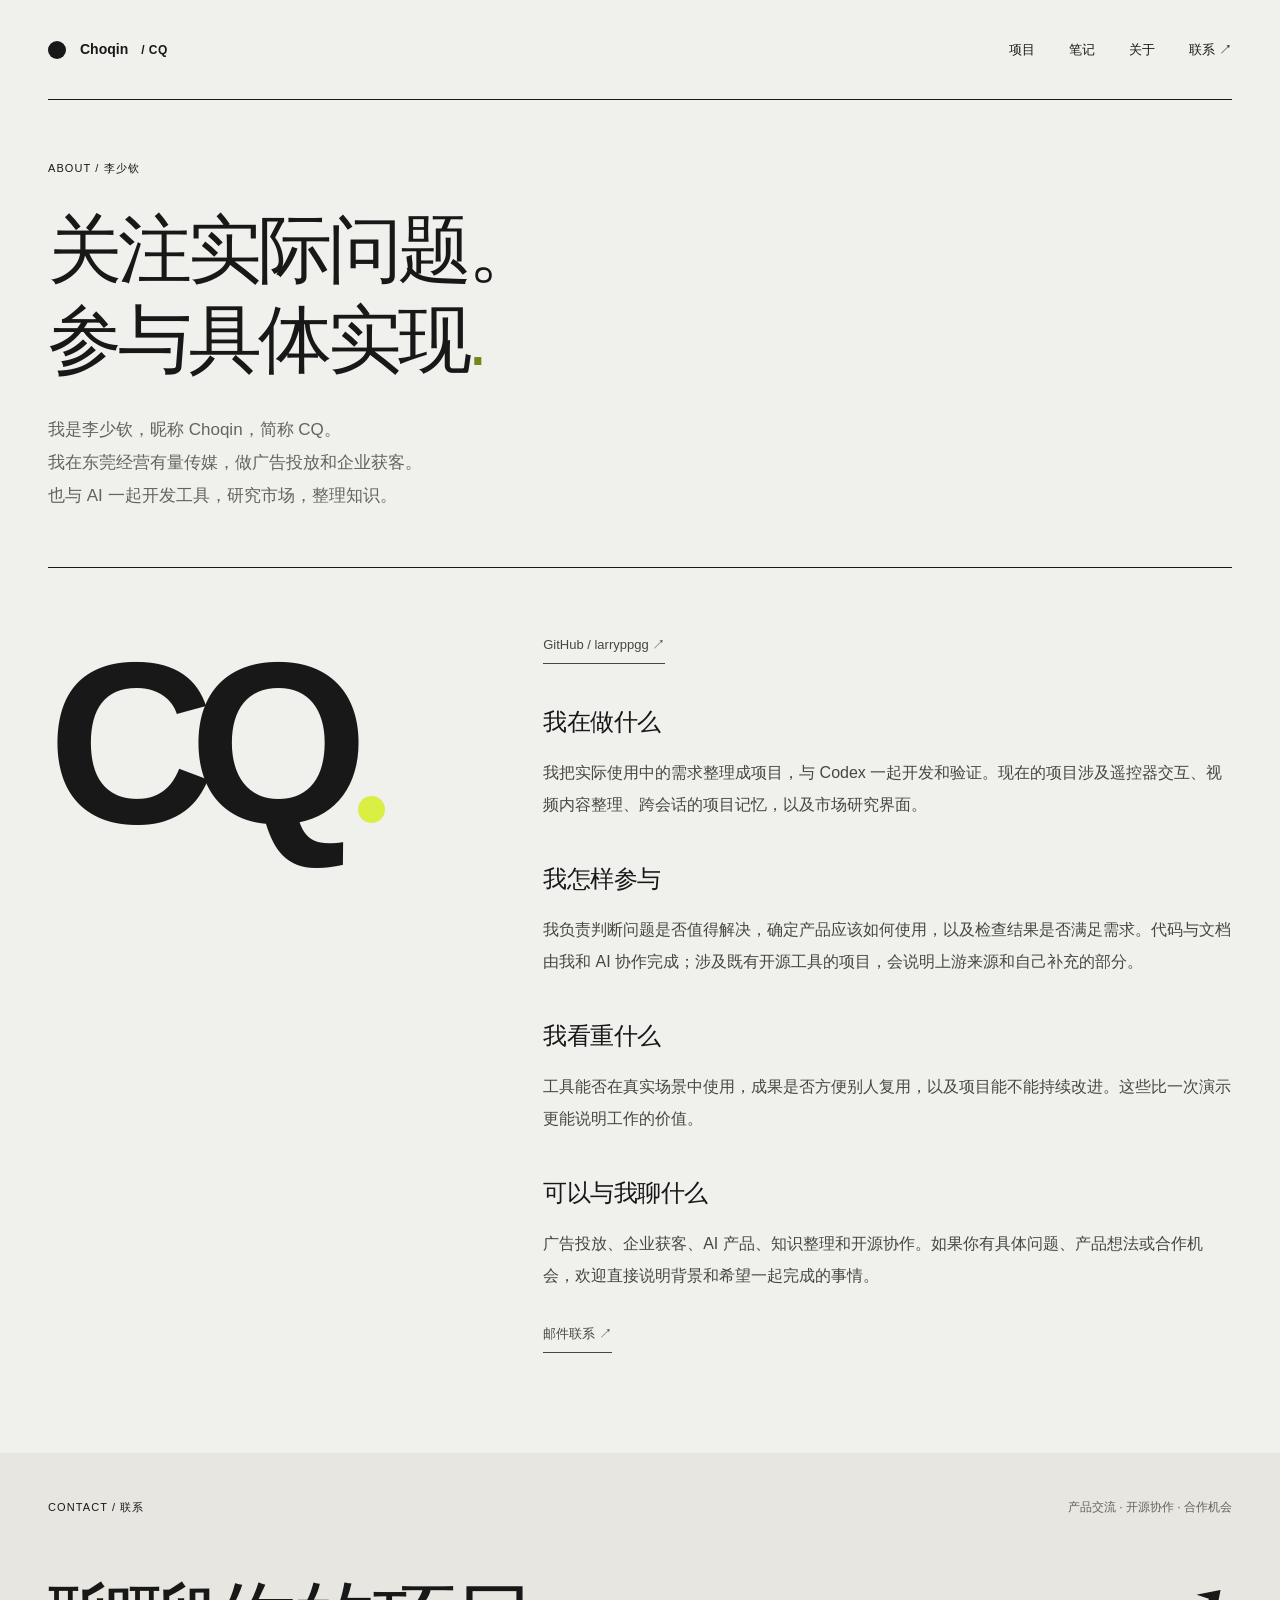
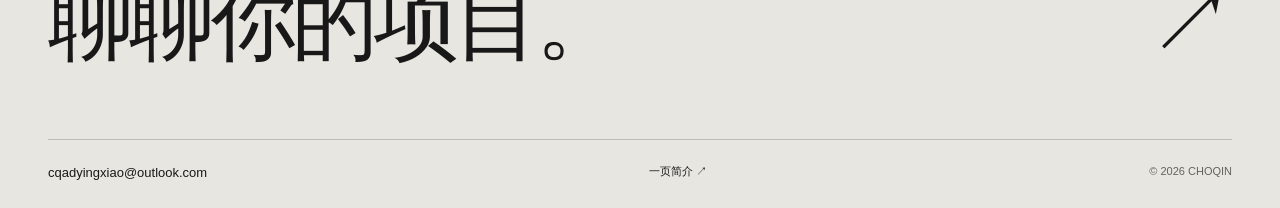
<file: about/index.html>
<!DOCTYPE html><html lang="zh-CN"><head><meta charSet="utf-8"/><meta name="viewport" content="width=device-width, initial-scale=1"/><link rel="stylesheet" href="/_next/static/css/index.D8Ivo_Mk.css" data-rsc-css-href="/_next/static/css/index.D8Ivo_Mk.css" data-precedence="vite-rsc/importer-resources"/><link rel="modulepreload" fetchPriority="low" href="/_next/static/chunks/index-5Bi0k042.js"/><script src="/_next/static/chunks/rolldown-runtime-hePW80VL.js" type="module" async=""></script><script src="/_next/static/chunks/framework-BlZLPK95.js" type="module" async=""></script><script src="/_next/static/chunks/vinext-fpfjwZwe.js" type="module" async=""></script><link rel="modulepreload" href="/_next/static/chunks/layout-segment-context-C26JW9AU.js" crossorigin="" fetchPriority="low"/><title>关于我 — 李少钦 CHOQIN</title><meta name="description" content="李少钦，昵称 Choqin，简称 CQ。在东莞经营有量传媒，从事广告投放与企业获客，也与 AI 协作开发工具、研究市场和整理知识。"/><meta name="robots" content="index, follow"/><meta property="og:title" content="Choqin / CQ — 李少钦的项目与实践"/><meta property="og:description" content="李少钦，昵称 Choqin，简称 CQ。在东莞经营有量传媒，从事广告投放与企业获客，也与 AI 协作开发工具、研究市场和整理知识。"/><meta property="og:site_name" content="Choqin / CQ"/><meta property="og:type" content="website"/><meta property="og:locale" content="zh_CN"/><meta name="twitter:card" content="summary"/><meta name="twitter:title" content="Choqin / CQ — 李少钦的项目与实践"/><meta name="twitter:description" content="李少钦，昵称 Choqin，简称 CQ。在东莞经营有量传媒，从事广告投放与企业获客，也与 AI 协作开发工具、研究市场和整理知识。"/><link rel="icon" href="/favicon.svg"/><link rel="canonical" href="https://choqin.com/about/"/><script>Object.assign(((self[Symbol.for("vinext.navigationRuntime")]??={bootstrap:{routeManifest:null},functions:{}}).bootstrap.rsc??={rsc:[]}),{params:{},nav:{"pathname":"/about","searchParams":[]},searchParamsFromBrowser:true})</script><link rel="modulepreload" href="/_next/static/chunks/index-5Bi0k042.js" />
</head><body><script type="application/ld+json">{"@context":"https://schema.org","@graph":[{"@type":"Person","@id":"https://choqin.com/#person","name":"李少钦","alternateName":["Choqin","CQ"],"worksFor":{"@type":"Organization","name":"有量传媒"},"jobTitle":"有量传媒负责人","description":"李少钦，昵称 Choqin，简称 CQ。在东莞经营有量传媒，从事广告投放与企业获客，也与 AI 协作开发工具、研究市场和整理知识。","url":"https://choqin.com/about/","sameAs":["https://github.com/larryppgg"]},{"@type":"WebSite","@id":"https://choqin.com/#website","url":"https://choqin.com","name":"Choqin / CQ","inLanguage":"zh-CN","publisher":{"@id":"https://choqin.com/#person"}}]}</script><a class="skip" href="#main">跳到正文</a><header class="site-header wrap"><a class="identity" href="/" aria-label="李少钦 CHOQIN 首页"><span class="identity-mark" aria-hidden="true"></span><span>Choqin<span class="identity-en">/ CQ</span></span></a><nav aria-label="主导航"><a href="/projects/">项目</a><a href="/writing/">笔记</a><a href="/about/">关于</a><a href="#contact">联系 ↗</a></nav></header><main id="main" class="wrap interior"><script type="application/ld+json">{"@context":"https://schema.org","@type":"ProfilePage","url":"https://choqin.com/about/","mainEntity":{"@type":"Person","@id":"https://choqin.com/#person","name":"李少钦","alternateName":["Choqin","CQ"],"worksFor":{"@type":"Organization","name":"有量传媒"},"jobTitle":"有量传媒负责人","description":"李少钦，昵称 Choqin，简称 CQ。在东莞经营有量传媒，从事广告投放与企业获客，也与 AI 协作开发工具、研究市场和整理知识。","url":"https://choqin.com/about/","sameAs":["https://github.com/larryppgg"]}}</script><div class="page-heading about-heading"><p class="eyebrow">ABOUT / 李少钦</p><h1>关注实际问题。<br/>参与具体实现<span class="accent">.</span></h1><p>我是李少钦，昵称 Choqin，简称 CQ。<br/>我在东莞经营有量传媒，做广告投放和企业获客。<br/>也与 AI 一起开发工具，研究市场，整理知识。</p></div><div class="about-body"><div class="about-monogram" aria-hidden="true">CQ<span></span></div><article class="prose"><a class="text-link" href="https://github.com/larryppgg" target="_blank" rel="noreferrer">GitHub / larryppgg ↗</a><h2>我在做什么</h2><p>我把实际使用中的需求整理成项目，与 Codex 一起开发和验证。现在的项目涉及遥控器交互、视频内容整理、跨会话的项目记忆，以及市场研究界面。</p><h2>我怎样参与</h2><p>我负责判断问题是否值得解决，确定产品应该如何使用，以及检查结果是否满足需求。代码与文档由我和 AI 协作完成；涉及既有开源工具的项目，会说明上游来源和自己补充的部分。</p><h2>我看重什么</h2><p>工具能否在真实场景中使用，成果是否方便别人复用，以及项目能不能持续改进。这些比一次演示更能说明工作的价值。</p><h2>可以与我聊什么</h2><p>广告投放、企业获客、AI 产品、知识整理和开源协作。如果你有具体问题、产品想法或合作机会，欢迎直接说明背景和希望一起完成的事情。</p><a class="text-link" href="mailto:cqadyingxiao@outlook.com">邮件联系 ↗</a></article></div></main><footer id="contact" class="site-footer"><div class="wrap"><div class="footer-top"><span class="eyebrow">CONTACT / 联系</span><p>产品交流 · 开源协作 · 合作机会</p></div><a class="contact-title" href="mailto:cqadyingxiao@outlook.com">聊聊你的项目。<span aria-hidden="true">↗</span></a><div class="footer-bottom"><a href="mailto:cqadyingxiao@outlook.com">cqadyingxiao@outlook.com</a><a href="/intro/">一页简介 ↗</a><span>© <!-- -->2026<!-- --> CHOQIN</span></div></div></footer><script type="module" src="/_next/static/chunks/index-5Bi0k042.js" id="_R_" async=""></script><script>((self[Symbol.for("vinext.navigationRuntime")]??={bootstrap:{routeManifest:null},functions:{}}).bootstrap.rsc??={rsc:[]}).rsc.push("0:{\"page:/about\":\"$L1\",\"layout:/\":\"$L2\",\"route:/about\":\"$L3\",\"__route\":\"route:/about\",\"__interceptionContext\":null,\"__layoutIds\":[\"layout:/\"],\"__rootLayout\":\"/\",\"__bfcacheSegmentIdentities\":{\"layout:/\":\"[\\\"layout\\\",\\\"layout:/\\\",\\\"root-boundary:/\\\",\\\"\\\"]\",\"page:/about\":\"[\\\"page\\\",\\\"page:/about\\\",\\\"root-boundary:/\\\",\\\"[\\\\\\\"about\\\\\\\"]\\\"]\"},\"__srcPage\":[\"about\",\"page\"],\"__layoutFlags\":{\"layout:/\":\"s\"},\"__artifactCompatibility\":{\"schemaVersion\":1,\"graphVersion\":\"app-route-graph:5d73bdb41b200fd7\",\"deploymentVersion\":\"fc378ed1-be73-489e-a7aa-e297ea87685b\",\"appElementsSchemaVersion\":1,\"rscPayloadSchemaVersion\":1,\"rootBoundaryId\":\"/\",\"renderEpoch\":null}}\n")</script><script>((self[Symbol.for("vinext.navigationRuntime")]??={bootstrap:{routeManifest:null},functions:{}}).bootstrap.rsc??={rsc:[]}).rsc.push("4:I[\"8c0f216c4604\",[],\"Children\",1]\n")</script><script>((self[Symbol.for("vinext.navigationRuntime")]??={bootstrap:{routeManifest:null},functions:{}}).bootstrap.rsc??={rsc:[]}).rsc.push("5:\"GlobalErrorBoundary\"\n")</script><script>((self[Symbol.for("vinext.navigationRuntime")]??={bootstrap:{routeManifest:null},functions:{}}).bootstrap.rsc??={rsc:[]}).rsc.push("6:I[\"593f344dc510\",[],\"$5\",1]\n")</script><script>((self[Symbol.for("vinext.navigationRuntime")]??={bootstrap:{routeManifest:null},functions:{}}).bootstrap.rsc??={rsc:[]}).rsc.push("7:I[\"0b874ad30386\",[],\"default\",1]\n")</script><script>((self[Symbol.for("vinext.navigationRuntime")]??={bootstrap:{routeManifest:null},functions:{}}).bootstrap.rsc??={rsc:[]}).rsc.push("8:I[\"593f344dc510\",[],\"ErrorBoundary\",1]\n")</script><script>((self[Symbol.for("vinext.navigationRuntime")]??={bootstrap:{routeManifest:null},functions:{}}).bootstrap.rsc??={rsc:[]}).rsc.push("9:\"LayoutSegmentProvider\"\n")</script><script>((self[Symbol.for("vinext.navigationRuntime")]??={bootstrap:{routeManifest:null},functions:{}}).bootstrap.rsc??={rsc:[]}).rsc.push("a:I[\"15c18cfaeeff\",[],\"$9\",1]\n")</script><script>((self[Symbol.for("vinext.navigationRuntime")]??={bootstrap:{routeManifest:null},functions:{}}).bootstrap.rsc??={rsc:[]}).rsc.push("b:I[\"8c0f216c4604\",[],\"Slot\",1]\n")</script><script>((self[Symbol.for("vinext.navigationRuntime")]??={bootstrap:{routeManifest:null},functions:{}}).bootstrap.rsc??={rsc:[]}).rsc.push("c:\"NotFoundBoundary\"\n")</script><script>((self[Symbol.for("vinext.navigationRuntime")]??={bootstrap:{routeManifest:null},functions:{}}).bootstrap.rsc??={rsc:[]}).rsc.push("d:I[\"593f344dc510\",[],\"$c\",1]\n")</script><script>((self[Symbol.for("vinext.navigationRuntime")]??={bootstrap:{routeManifest:null},functions:{}}).bootstrap.rsc??={rsc:[]}).rsc.push("e:\"AppRouterScrollTarget\"\n")</script><script>((self[Symbol.for("vinext.navigationRuntime")]??={bootstrap:{routeManifest:null},functions:{}}).bootstrap.rsc??={rsc:[]}).rsc.push("f:I[\"9276801271d6\",[],\"$e\",1]\n")</script><script>((self[Symbol.for("vinext.navigationRuntime")]??={bootstrap:{routeManifest:null},functions:{}}).bootstrap.rsc??={rsc:[]}).rsc.push("10:\"RedirectBoundary\"\n")</script><script>((self[Symbol.for("vinext.navigationRuntime")]??={bootstrap:{routeManifest:null},functions:{}}).bootstrap.rsc??={rsc:[]}).rsc.push("11:I[\"593f344dc510\",[],\"$10\",1]\n")</script><script>((self[Symbol.for("vinext.navigationRuntime")]??={bootstrap:{routeManifest:null},functions:{}}).bootstrap.rsc??={rsc:[]}).rsc.push(":HL[\"/_next/static/css/index.D8Ivo_Mk.css\",\"style\"]\n")</script><script>((self[Symbol.for("vinext.navigationRuntime")]??={bootstrap:{routeManifest:null},functions:{}}).bootstrap.rsc??={rsc:[]}).rsc.push("2:[[[\"$\",\"link\",\"css:/_next/static/css/index.D8Ivo_Mk.css\",{\"rel\":\"stylesheet\",\"precedence\":\"vite-rsc/importer-resources\",\"href\":\"/_next/static/css/index.D8Ivo_Mk.css\",\"data-rsc-css-href\":\"/_next/static/css/index.D8Ivo_Mk.css\"}],\"$undefined\"],[\"$\",\"html\",null,{\"lang\":\"zh-CN\",\"children\":[\"$\",\"body\",null,{\"children\":[[\"$\",\"script\",null,{\"type\":\"application/ld+json\",\"dangerouslySetInnerHTML\":{\"__html\":\"{\\\"@context\\\":\\\"https://schema.org\\\",\\\"@graph\\\":[{\\\"@type\\\":\\\"Person\\\",\\\"@id\\\":\\\"https://choqin.com/#person\\\",\\\"name\\\":\\\"李少钦\\\",\\\"alternateName\\\":[\\\"Choqin\\\",\\\"CQ\\\"],\\\"worksFor\\\":{\\\"@type\\\":\\\"Organization\\\",\\\"name\\\":\\\"有量传媒\\\"},\\\"jobTitle\\\":\\\"有量传媒负责人\\\",\\\"description\\\":\\\"李少钦，昵称 Choqin，简称 CQ。在东莞经营有量传媒，从事广告投放与企业获客，也与 AI 协作开发工具、研究市场和整理知识。\\\",\\\"url\\\":\\\"https://choqin.com/about/\\\",\\\"sameAs\\\":[\\\"https://github.com/larryppgg\\\"]},{\\\"@type\\\":\\\"WebSite\\\",\\\"@id\\\":\\\"https://choqin.com/#website\\\",\\\"url\\\":\\\"https://choqin.com\\\",\\\"name\\\":\\\"Choqin / CQ\\\",\\\"inLanguage\\\":\\\"zh-CN\\\",\\\"publisher\\\":{\\\"@id\\\":\\\"https://choqin.com/#person\\\"}}]}\"}}],[\"$\",\"a\",null,{\"className\":\"skip\",\"href\":\"#main\",\"children\":\"跳到正文\"}],[\"$\",\"header\",null,{\"className\":\"site-header wrap\",\"children\":[[\"$\",\"a\",null,{\"className\":\"identity\",\"href\":\"/\",\"aria-label\":\"李少钦 CHOQIN 首页\",\"children\":[[\"$\",\"span\",null,{\"className\":\"identity-mark\",\"aria-hidden\":\"true\"}],[\"$\",\"span\",null,{\"children\":[\"Choqin\",[\"$\",\"span\",null,{\"className\":\"identity-en\",\"children\":\"/ CQ\"}]]}]]}],[\"$\",\"nav\",null,{\"aria-label\":\"主导航\",\"children\":[[\"$\",\"a\",null,{\"href\":\"/projects/\",\"children\":\"项目\"}],[\"$\",\"a\",null,{\"href\":\"/writing/\",\"children\":\"笔记\"}],[\"$\",\"a\",null,{\"href\":\"/about/\",\"children\":\"关于\"}],[\"$\",\"a\",null,{\"href\":\"#contact\",\"children\":\"联系 ↗\"}]]}]]}],[\"$\",\"$L4\",null,{}],[\"$\",\"footer\",null,{\"id\":\"contact\",\"className\":\"site-footer\",\"children\":[\"$\",\"div\",null,{\"className\":\"wrap\",\"children\":[[\"$\",\"div\",null,{\"className\":\"footer-top\",\"children\":[[\"$\",\"span\",null,{\"className\":\"eyebrow\",\"children\":\"CONTACT / 联系\"}],[\"$\",\"p\",null,{\"children\":\"产品交流 · 开源协作 · 合作机会\"}]]}],[\"$\",\"a\",null,{\"className\":\"contact-title\",\"href\":\"mailto:cqadyingxiao@outlook.com\",\"children\":[\"聊聊你的项目。\",[\"$\",\"span\",null,{\"aria-hidden\":\"true\",\"children\":\"↗\"}]]}],[\"$\",\"div\",null,{\"className\":\"footer-bottom\",\"children\":[[\"$\",\"a\",null,{\"href\":\"mailto:cqadyingxiao@outlook.com\",\"children\":\"cqadyingxiao@outlook.com\"}],[\"$\",\"a\",null,{\"href\":\"/intro/\",\"children\":\"一页简介 ↗\"}],[\"$\",\"span\",null,{\"children\":[\"© \",2026,\" CHOQIN\"]}]]}]]}]}]]}]}]]\n")</script><script>((self[Symbol.for("vinext.navigationRuntime")]??={bootstrap:{routeManifest:null},functions:{}}).bootstrap.rsc??={rsc:[]}).rsc.push("3:[[[\"$\",\"meta\",null,{\"charSet\":\"utf-8\"}],[[\"$\",\"title\",\"0\",{\"children\":\"关于我 — 李少钦 CHOQIN\"}],[\"$\",\"meta\",\"1\",{\"name\":\"description\",\"content\":\"李少钦，昵称 Choqin，简称 CQ。在东莞经营有量传媒，从事广告投放与企业获客，也与 AI 协作开发工具、研究市场和整理知识。\"}],[\"$\",\"meta\",\"2\",{\"name\":\"robots\",\"content\":\"index, follow\"}],[\"$\",\"meta\",\"3\",{\"property\":\"og:title\",\"content\":\"Choqin / CQ — 李少钦的项目与实践\"}],[\"$\",\"meta\",\"4\",{\"property\":\"og:description\",\"content\":\"李少钦，昵称 Choqin，简称 CQ。在东莞经营有量传媒，从事广告投放与企业获客，也与 AI 协作开发工具、研究市场和整理知识。\"}],[\"$\",\"meta\",\"5\",{\"property\":\"og:site_name\",\"content\":\"Choqin / CQ\"}],[\"$\",\"meta\",\"6\",{\"property\":\"og:type\",\"content\":\"website\"}],[\"$\",\"meta\",\"7\",{\"property\":\"og:locale\",\"content\":\"zh_CN\"}],[\"$\",\"meta\",\"8\",{\"name\":\"twitter:card\",\"content\":\"summary\"}],[\"$\",\"meta\",\"9\",{\"name\":\"twitter:title\",\"content\":\"Choqin / CQ — 李少钦的项目与实践\"}],[\"$\",\"meta\",\"10\",{\"name\":\"twitter:description\",\"content\":\"李少钦，昵称 Choqin，简称 CQ。在东莞经营有量传媒，从事广告投放与企业获客，也与 AI 协作开发工具、研究市场和整理知识。\"}],[\"$\",\"link\",\"11\",{\"data-vinext-streamed-icon\":\"$undefined\",\"rel\":\"icon\",\"href\":\"/favicon.svg\",\"type\":\"$undefined\",\"sizes\":\"$undefined\",\"color\":\"$undefined\",\"media\":\"$undefined\",\"fetchPriority\":\"$undefined\"}],[\"$\",\"link\",\"12\",{\"rel\":\"canonical\",\"href\":\"https://choqin.com/about/\"}]],[[\"$\",\"meta\",\"0\",{\"name\":\"viewport\",\"content\":\"width=device-width, initial-scale=1\"}]]],[\"$\",\"$L6\",null,{\"fallback\":\"$7\",\"children\":[\"$\",\"$L8\",null,{\"fallback\":\"$7\",\"children\":[\"$\",\"$La\",null,{\"providerId\":\"layout:/\",\"segmentMap\":{\"children\":[\"about\"]},\"children\":[\"$\",\"$Lb\",null,{\"id\":\"layout:/\",\"parallelSlots\":\"$undefined\",\"children\":[\"$\",\"$Ld\",null,{\"resetKey\":\"about\",\"fallback\":[\"$\",\"main\",null,{\"id\":\"main\",\"className\":\"wrap interior\",\"children\":[[\"$\",\"div\",null,{\"className\":\"page-heading\",\"children\":[[\"$\",\"p\",null,{\"className\":\"eyebrow\",\"children\":\"404 / NOT FOUND\"}],[\"$\",\"h1\",null,{\"children\":[\"页面不存在\",[\"$\",\"span\",null,{\"className\":\"accent\",\"children\":\".\"}]]}],[\"$\",\"p\",null,{\"children\":\"你可以返回首页，继续查看项目与笔记。\"}]]}],[\"$\",\"a\",null,{\"className\":\"button\",\"href\":\"/\",\"children\":\"返回首页 ↗\"}]]}],\"children\":[\"$\",\"$Ld\",null,{\"resetKey\":\"[\\\"about\\\"]\",\"fallback\":[\"$\",\"main\",null,{\"id\":\"main\",\"className\":\"wrap interior\",\"children\":[[\"$\",\"div\",null,{\"className\":\"page-heading\",\"children\":[[\"$\",\"p\",null,{\"className\":\"eyebrow\",\"children\":\"404 / NOT FOUND\"}],[\"$\",\"h1\",null,{\"children\":[\"页面不存在\",[\"$\",\"span\",null,{\"className\":\"accent\",\"children\":\".\"}]]}],[\"$\",\"p\",null,{\"children\":\"你可以返回首页，继续查看项目与笔记。\"}]]}],[\"$\",\"a\",null,{\"className\":\"button\",\"href\":\"/\",\"children\":\"返回首页 ↗\"}]]}],\"children\":[\"$\",\"$Lf\",null,{\"children\":[\"$\",\"$L11\",null,{\"children\":[[\"$\",\"$La\",null,{\"providerId\":\"page:/about\",\"segmentMap\":{\"children\":[\"__PAGE__\"]},\"children\":[\"$\",\"$Lb\",null,{\"id\":\"page:/about\"}]}],null]}]}]}]}]}]}]}]}],null,null]\n")</script><script>((self[Symbol.for("vinext.navigationRuntime")]??={bootstrap:{routeManifest:null},functions:{}}).bootstrap.rsc??={rsc:[]}).rsc.push("1:[\"$\",\"main\",null,{\"id\":\"main\",\"className\":\"wrap interior\",\"children\":[[\"$\",\"script\",null,{\"type\":\"application/ld+json\",\"dangerouslySetInnerHTML\":{\"__html\":\"{\\\"@context\\\":\\\"https://schema.org\\\",\\\"@type\\\":\\\"ProfilePage\\\",\\\"url\\\":\\\"https://choqin.com/about/\\\",\\\"mainEntity\\\":{\\\"@type\\\":\\\"Person\\\",\\\"@id\\\":\\\"https://choqin.com/#person\\\",\\\"name\\\":\\\"李少钦\\\",\\\"alternateName\\\":[\\\"Choqin\\\",\\\"CQ\\\"],\\\"worksFor\\\":{\\\"@type\\\":\\\"Organization\\\",\\\"name\\\":\\\"有量传媒\\\"},\\\"jobTitle\\\":\\\"有量传媒负责人\\\",\\\"description\\\":\\\"李少钦，昵称 Choqin，简称 CQ。在东莞经营有量传媒，从事广告投放与企业获客，也与 AI 协作开发工具、研究市场和整理知识。\\\",\\\"url\\\":\\\"https://choqin.com/about/\\\",\\\"sameAs\\\":[\\\"https://github.com/larryppgg\\\"]}}\"}}],[\"$\",\"div\",null,{\"className\":\"page-heading about-heading\",\"children\":[[\"$\",\"p\",null,{\"className\":\"eyebrow\",\"children\":\"ABOUT / 李少钦\"}],[\"$\",\"h1\",null,{\"children\":[\"关注实际问题。\",[\"$\",\"br\",null,{}],\"参与具体实现\",[\"$\",\"span\",null,{\"className\":\"accent\",\"children\":\".\"}]]}],[\"$\",\"p\",null,{\"children\":[\"我是李少钦，昵称 Choqin，简称 CQ。\",[\"$\",\"br\",null,{}],\"我在东莞经营有量传媒，做广告投放和企业获客。\",[\"$\",\"br\",null,{}],\"也与 AI 一起开发工具，研究市场，整理知识。\"]}]]}],[\"$\",\"div\",null,{\"className\":\"about-body\",\"children\":[[\"$\",\"div\",null,{\"className\":\"about-monogram\",\"aria-hidden\":\"true\",\"children\":[\"CQ\",[\"$\",\"span\",null,{}]]}],[\"$\",\"article\",null,{\"className\":\"prose\",\"children\":[[\"$\",\"a\",null,{\"className\":\"text-link\",\"href\":\"https://github.com/larryppgg\",\"target\":\"_blank\",\"rel\":\"noreferrer\",\"children\":\"GitHub / larryppgg ↗\"}],[\"$\",\"h2\",null,{\"children\":\"我在做什么\"}],[\"$\",\"p\",null,{\"children\":\"我把实际使用中的需求整理成项目，与 Codex 一起开发和验证。现在的项目涉及遥控器交互、视频内容整理、跨会话的项目记忆，以及市场研究界面。\"}],[\"$\",\"h2\",null,{\"children\":\"我怎样参与\"}],[\"$\",\"p\",null,{\"children\":\"我负责判断问题是否值得解决，确定产品应该如何使用，以及检查结果是否满足需求。代码与文档由我和 AI 协作完成；涉及既有开源工具的项目，会说明上游来源和自己补充的部分。\"}],[\"$\",\"h2\",null,{\"children\":\"我看重什么\"}],[\"$\",\"p\",null,{\"children\":\"工具能否在真实场景中使用，成果是否方便别人复用，以及项目能不能持续改进。这些比一次演示更能说明工作的价值。\"}],[\"$\",\"h2\",null,{\"children\":\"可以与我聊什么\"}],[\"$\",\"p\",null,{\"children\":\"广告投放、企业获客、AI 产品、知识整理和开源协作。如果你有具体问题、产品想法或合作机会，欢迎直接说明背景和希望一起完成的事情。\"}],[\"$\",\"a\",null,{\"className\":\"text-link\",\"href\":\"mailto:cqadyingxiao@outlook.com\",\"children\":\"邮件联系 ↗\"}]]}]]}]]}]\n")</script><script>Object.assign(((self[Symbol.for("vinext.navigationRuntime")]??={bootstrap:{routeManifest:null},functions:{}}).bootstrap.rsc??={rsc:[]}),{"initialCacheKind":"static"});((self[Symbol.for("vinext.navigationRuntime")]??={bootstrap:{routeManifest:null},functions:{}}).bootstrap.rsc??={rsc:[]}).done=true</script></body></html>
</file>
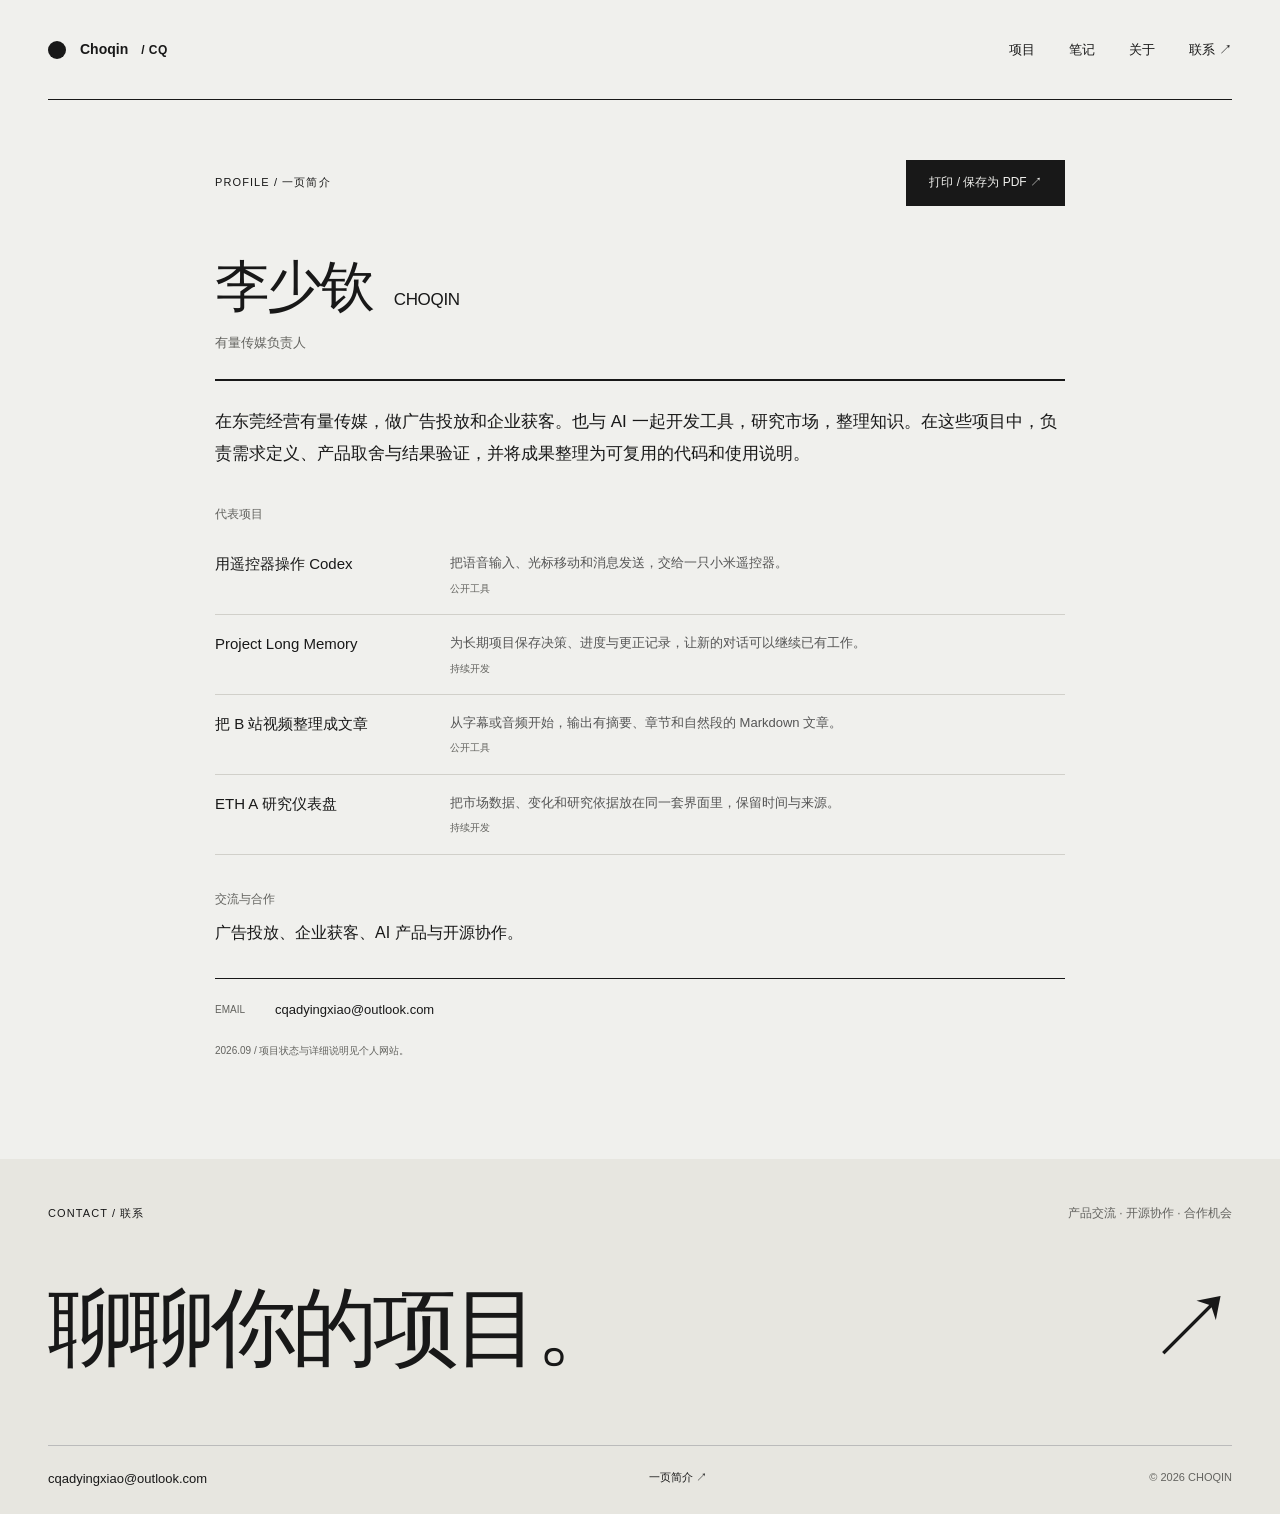
<file: intro/index.html>
<!DOCTYPE html><html lang="zh-CN"><head><meta charSet="utf-8"/><meta name="viewport" content="width=device-width, initial-scale=1"/><link rel="stylesheet" href="/_next/static/css/index.D8Ivo_Mk.css" data-rsc-css-href="/_next/static/css/index.D8Ivo_Mk.css" data-precedence="vite-rsc/importer-resources"/><link rel="modulepreload" fetchPriority="low" href="/_next/static/chunks/index-5Bi0k042.js"/><script src="/_next/static/chunks/rolldown-runtime-hePW80VL.js" type="module" async=""></script><script src="/_next/static/chunks/framework-BlZLPK95.js" type="module" async=""></script><script src="/_next/static/chunks/vinext-fpfjwZwe.js" type="module" async=""></script><link rel="modulepreload" href="/_next/static/chunks/layout-segment-context-C26JW9AU.js" crossorigin="" fetchPriority="low"/><link rel="modulepreload" href="/_next/static/chunks/print-button-CVNUjcVe.js" crossorigin="" fetchPriority="low"/><title>一页简介 — 李少钦 CHOQIN</title><meta name="description" content="李少钦，昵称 Choqin，简称 CQ。在东莞经营有量传媒，从事广告投放与企业获客，也与 AI 协作开发工具、研究市场和整理知识。"/><meta name="robots" content="index, follow"/><meta property="og:title" content="Choqin / CQ — 李少钦的项目与实践"/><meta property="og:description" content="李少钦，昵称 Choqin，简称 CQ。在东莞经营有量传媒，从事广告投放与企业获客，也与 AI 协作开发工具、研究市场和整理知识。"/><meta property="og:site_name" content="Choqin / CQ"/><meta property="og:type" content="website"/><meta property="og:locale" content="zh_CN"/><meta name="twitter:card" content="summary"/><meta name="twitter:title" content="Choqin / CQ — 李少钦的项目与实践"/><meta name="twitter:description" content="李少钦，昵称 Choqin，简称 CQ。在东莞经营有量传媒，从事广告投放与企业获客，也与 AI 协作开发工具、研究市场和整理知识。"/><link rel="icon" href="/favicon.svg"/><link rel="canonical" href="https://choqin.com/intro/"/><script>Object.assign(((self[Symbol.for("vinext.navigationRuntime")]??={bootstrap:{routeManifest:null},functions:{}}).bootstrap.rsc??={rsc:[]}),{params:{},nav:{"pathname":"/intro","searchParams":[]},searchParamsFromBrowser:true})</script><link rel="modulepreload" href="/_next/static/chunks/index-5Bi0k042.js" />
</head><body><script type="application/ld+json">{"@context":"https://schema.org","@graph":[{"@type":"Person","@id":"https://choqin.com/#person","name":"李少钦","alternateName":["Choqin","CQ"],"worksFor":{"@type":"Organization","name":"有量传媒"},"jobTitle":"有量传媒负责人","description":"李少钦，昵称 Choqin，简称 CQ。在东莞经营有量传媒，从事广告投放与企业获客，也与 AI 协作开发工具、研究市场和整理知识。","url":"https://choqin.com/about/","sameAs":["https://github.com/larryppgg"]},{"@type":"WebSite","@id":"https://choqin.com/#website","url":"https://choqin.com","name":"Choqin / CQ","inLanguage":"zh-CN","publisher":{"@id":"https://choqin.com/#person"}}]}</script><a class="skip" href="#main">跳到正文</a><header class="site-header wrap"><a class="identity" href="/" aria-label="李少钦 CHOQIN 首页"><span class="identity-mark" aria-hidden="true"></span><span>Choqin<span class="identity-en">/ CQ</span></span></a><nav aria-label="主导航"><a href="/projects/">项目</a><a href="/writing/">笔记</a><a href="/about/">关于</a><a href="#contact">联系 ↗</a></nav></header><main id="main" class="wrap interior intro-page"><div class="intro-tools"><p class="eyebrow">PROFILE / 一页简介</p><button class="button print-button">打印 / 保存为 PDF ↗</button></div><div class="intro-name"><h1>李少钦<span>CHOQIN</span></h1><p>有量传媒负责人</p></div><p class="intro-summary">在东莞经营有量传媒，做广告投放和企业获客。也与 AI 一起开发工具，研究市场，整理知识。在这些项目中，负责需求定义、产品取舍与结果验证，并将成果整理为可复用的代码和使用说明。</p><h2 class="intro-section-title">代表项目</h2><div class="intro-project"><h3>用遥控器操作 Codex</h3><p>把语音输入、光标移动和消息发送，交给一只小米遥控器。<span>公开工具</span></p></div><div class="intro-project"><h3>Project Long Memory</h3><p>为长期项目保存决策、进度与更正记录，让新的对话可以继续已有工作。<span>持续开发</span></p></div><div class="intro-project"><h3>把 B 站视频整理成文章</h3><p>从字幕或音频开始，输出有摘要、章节和自然段的 Markdown 文章。<span>公开工具</span></p></div><div class="intro-project"><h3>ETH A 研究仪表盘</h3><p>把市场数据、变化和研究依据放在同一套界面里，保留时间与来源。<span>持续开发</span></p></div><h2 class="intro-section-title">交流与合作</h2><p>广告投放、企业获客、AI 产品与开源协作。</p><div class="intro-contact"><span>EMAIL</span><a href="mailto:cqadyingxiao@outlook.com">cqadyingxiao@outlook.com</a></div><p class="intro-footnote">2026.09 / 项目状态与详细说明见个人网站。</p></main><footer id="contact" class="site-footer"><div class="wrap"><div class="footer-top"><span class="eyebrow">CONTACT / 联系</span><p>产品交流 · 开源协作 · 合作机会</p></div><a class="contact-title" href="mailto:cqadyingxiao@outlook.com">聊聊你的项目。<span aria-hidden="true">↗</span></a><div class="footer-bottom"><a href="mailto:cqadyingxiao@outlook.com">cqadyingxiao@outlook.com</a><a href="/intro/">一页简介 ↗</a><span>© <!-- -->2026<!-- --> CHOQIN</span></div></div></footer><script type="module" src="/_next/static/chunks/index-5Bi0k042.js" id="_R_" async=""></script><script>((self[Symbol.for("vinext.navigationRuntime")]??={bootstrap:{routeManifest:null},functions:{}}).bootstrap.rsc??={rsc:[]}).rsc.push("0:{\"page:/intro\":\"$L1\",\"layout:/\":\"$L2\",\"route:/intro\":\"$L3\",\"__route\":\"route:/intro\",\"__interceptionContext\":null,\"__layoutIds\":[\"layout:/\"],\"__rootLayout\":\"/\",\"__bfcacheSegmentIdentities\":{\"layout:/\":\"[\\\"layout\\\",\\\"layout:/\\\",\\\"root-boundary:/\\\",\\\"\\\"]\",\"page:/intro\":\"[\\\"page\\\",\\\"page:/intro\\\",\\\"root-boundary:/\\\",\\\"[\\\\\\\"intro\\\\\\\"]\\\"]\"},\"__srcPage\":[\"intro\",\"page\"],\"__layoutFlags\":{\"layout:/\":\"s\"},\"__artifactCompatibility\":{\"schemaVersion\":1,\"graphVersion\":\"app-route-graph:be91b71065e955ac\",\"deploymentVersion\":\"fc378ed1-be73-489e-a7aa-e297ea87685b\",\"appElementsSchemaVersion\":1,\"rscPayloadSchemaVersion\":1,\"rootBoundaryId\":\"/\",\"renderEpoch\":null}}\n")</script><script>((self[Symbol.for("vinext.navigationRuntime")]??={bootstrap:{routeManifest:null},functions:{}}).bootstrap.rsc??={rsc:[]}).rsc.push("4:I[\"8c0f216c4604\",[],\"Children\",1]\n")</script><script>((self[Symbol.for("vinext.navigationRuntime")]??={bootstrap:{routeManifest:null},functions:{}}).bootstrap.rsc??={rsc:[]}).rsc.push("5:\"GlobalErrorBoundary\"\n")</script><script>((self[Symbol.for("vinext.navigationRuntime")]??={bootstrap:{routeManifest:null},functions:{}}).bootstrap.rsc??={rsc:[]}).rsc.push("6:I[\"593f344dc510\",[],\"$5\",1]\n")</script><script>((self[Symbol.for("vinext.navigationRuntime")]??={bootstrap:{routeManifest:null},functions:{}}).bootstrap.rsc??={rsc:[]}).rsc.push("7:I[\"0b874ad30386\",[],\"default\",1]\n")</script><script>((self[Symbol.for("vinext.navigationRuntime")]??={bootstrap:{routeManifest:null},functions:{}}).bootstrap.rsc??={rsc:[]}).rsc.push("8:I[\"593f344dc510\",[],\"ErrorBoundary\",1]\n")</script><script>((self[Symbol.for("vinext.navigationRuntime")]??={bootstrap:{routeManifest:null},functions:{}}).bootstrap.rsc??={rsc:[]}).rsc.push("9:\"LayoutSegmentProvider\"\n")</script><script>((self[Symbol.for("vinext.navigationRuntime")]??={bootstrap:{routeManifest:null},functions:{}}).bootstrap.rsc??={rsc:[]}).rsc.push("a:I[\"15c18cfaeeff\",[],\"$9\",1]\n")</script><script>((self[Symbol.for("vinext.navigationRuntime")]??={bootstrap:{routeManifest:null},functions:{}}).bootstrap.rsc??={rsc:[]}).rsc.push("b:I[\"8c0f216c4604\",[],\"Slot\",1]\n")</script><script>((self[Symbol.for("vinext.navigationRuntime")]??={bootstrap:{routeManifest:null},functions:{}}).bootstrap.rsc??={rsc:[]}).rsc.push("c:\"NotFoundBoundary\"\n")</script><script>((self[Symbol.for("vinext.navigationRuntime")]??={bootstrap:{routeManifest:null},functions:{}}).bootstrap.rsc??={rsc:[]}).rsc.push("d:I[\"593f344dc510\",[],\"$c\",1]\n")</script><script>((self[Symbol.for("vinext.navigationRuntime")]??={bootstrap:{routeManifest:null},functions:{}}).bootstrap.rsc??={rsc:[]}).rsc.push("e:\"AppRouterScrollTarget\"\n")</script><script>((self[Symbol.for("vinext.navigationRuntime")]??={bootstrap:{routeManifest:null},functions:{}}).bootstrap.rsc??={rsc:[]}).rsc.push("f:I[\"9276801271d6\",[],\"$e\",1]\n")</script><script>((self[Symbol.for("vinext.navigationRuntime")]??={bootstrap:{routeManifest:null},functions:{}}).bootstrap.rsc??={rsc:[]}).rsc.push("10:\"RedirectBoundary\"\n")</script><script>((self[Symbol.for("vinext.navigationRuntime")]??={bootstrap:{routeManifest:null},functions:{}}).bootstrap.rsc??={rsc:[]}).rsc.push("11:I[\"593f344dc510\",[],\"$10\",1]\n")</script><script>((self[Symbol.for("vinext.navigationRuntime")]??={bootstrap:{routeManifest:null},functions:{}}).bootstrap.rsc??={rsc:[]}).rsc.push(":HL[\"/_next/static/css/index.D8Ivo_Mk.css\",\"style\"]\n")</script><script>((self[Symbol.for("vinext.navigationRuntime")]??={bootstrap:{routeManifest:null},functions:{}}).bootstrap.rsc??={rsc:[]}).rsc.push("2:[[[\"$\",\"link\",\"css:/_next/static/css/index.D8Ivo_Mk.css\",{\"rel\":\"stylesheet\",\"precedence\":\"vite-rsc/importer-resources\",\"href\":\"/_next/static/css/index.D8Ivo_Mk.css\",\"data-rsc-css-href\":\"/_next/static/css/index.D8Ivo_Mk.css\"}],\"$undefined\"],[\"$\",\"html\",null,{\"lang\":\"zh-CN\",\"children\":[\"$\",\"body\",null,{\"children\":[[\"$\",\"script\",null,{\"type\":\"application/ld+json\",\"dangerouslySetInnerHTML\":{\"__html\":\"{\\\"@context\\\":\\\"https://schema.org\\\",\\\"@graph\\\":[{\\\"@type\\\":\\\"Person\\\",\\\"@id\\\":\\\"https://choqin.com/#person\\\",\\\"name\\\":\\\"李少钦\\\",\\\"alternateName\\\":[\\\"Choqin\\\",\\\"CQ\\\"],\\\"worksFor\\\":{\\\"@type\\\":\\\"Organization\\\",\\\"name\\\":\\\"有量传媒\\\"},\\\"jobTitle\\\":\\\"有量传媒负责人\\\",\\\"description\\\":\\\"李少钦，昵称 Choqin，简称 CQ。在东莞经营有量传媒，从事广告投放与企业获客，也与 AI 协作开发工具、研究市场和整理知识。\\\",\\\"url\\\":\\\"https://choqin.com/about/\\\",\\\"sameAs\\\":[\\\"https://github.com/larryppgg\\\"]},{\\\"@type\\\":\\\"WebSite\\\",\\\"@id\\\":\\\"https://choqin.com/#website\\\",\\\"url\\\":\\\"https://choqin.com\\\",\\\"name\\\":\\\"Choqin / CQ\\\",\\\"inLanguage\\\":\\\"zh-CN\\\",\\\"publisher\\\":{\\\"@id\\\":\\\"https://choqin.com/#person\\\"}}]}\"}}],[\"$\",\"a\",null,{\"className\":\"skip\",\"href\":\"#main\",\"children\":\"跳到正文\"}],[\"$\",\"header\",null,{\"className\":\"site-header wrap\",\"children\":[[\"$\",\"a\",null,{\"className\":\"identity\",\"href\":\"/\",\"aria-label\":\"李少钦 CHOQIN 首页\",\"children\":[[\"$\",\"span\",null,{\"className\":\"identity-mark\",\"aria-hidden\":\"true\"}],[\"$\",\"span\",null,{\"children\":[\"Choqin\",[\"$\",\"span\",null,{\"className\":\"identity-en\",\"children\":\"/ CQ\"}]]}]]}],[\"$\",\"nav\",null,{\"aria-label\":\"主导航\",\"children\":[[\"$\",\"a\",null,{\"href\":\"/projects/\",\"children\":\"项目\"}],[\"$\",\"a\",null,{\"href\":\"/writing/\",\"children\":\"笔记\"}],[\"$\",\"a\",null,{\"href\":\"/about/\",\"children\":\"关于\"}],[\"$\",\"a\",null,{\"href\":\"#contact\",\"children\":\"联系 ↗\"}]]}]]}],[\"$\",\"$L4\",null,{}],[\"$\",\"footer\",null,{\"id\":\"contact\",\"className\":\"site-footer\",\"children\":[\"$\",\"div\",null,{\"className\":\"wrap\",\"children\":[[\"$\",\"div\",null,{\"className\":\"footer-top\",\"children\":[[\"$\",\"span\",null,{\"className\":\"eyebrow\",\"children\":\"CONTACT / 联系\"}],[\"$\",\"p\",null,{\"children\":\"产品交流 · 开源协作 · 合作机会\"}]]}],[\"$\",\"a\",null,{\"className\":\"contact-title\",\"href\":\"mailto:cqadyingxiao@outlook.com\",\"children\":[\"聊聊你的项目。\",[\"$\",\"span\",null,{\"aria-hidden\":\"true\",\"children\":\"↗\"}]]}],[\"$\",\"div\",null,{\"className\":\"footer-bottom\",\"children\":[[\"$\",\"a\",null,{\"href\":\"mailto:cqadyingxiao@outlook.com\",\"children\":\"cqadyingxiao@outlook.com\"}],[\"$\",\"a\",null,{\"href\":\"/intro/\",\"children\":\"一页简介 ↗\"}],[\"$\",\"span\",null,{\"children\":[\"© \",2026,\" CHOQIN\"]}]]}]]}]}]]}]}]]\n")</script><script>((self[Symbol.for("vinext.navigationRuntime")]??={bootstrap:{routeManifest:null},functions:{}}).bootstrap.rsc??={rsc:[]}).rsc.push("3:[[[\"$\",\"meta\",null,{\"charSet\":\"utf-8\"}],[[\"$\",\"title\",\"0\",{\"children\":\"一页简介 — 李少钦 CHOQIN\"}],[\"$\",\"meta\",\"1\",{\"name\":\"description\",\"content\":\"李少钦，昵称 Choqin，简称 CQ。在东莞经营有量传媒，从事广告投放与企业获客，也与 AI 协作开发工具、研究市场和整理知识。\"}],[\"$\",\"meta\",\"2\",{\"name\":\"robots\",\"content\":\"index, follow\"}],[\"$\",\"meta\",\"3\",{\"property\":\"og:title\",\"content\":\"Choqin / CQ — 李少钦的项目与实践\"}],[\"$\",\"meta\",\"4\",{\"property\":\"og:description\",\"content\":\"李少钦，昵称 Choqin，简称 CQ。在东莞经营有量传媒，从事广告投放与企业获客，也与 AI 协作开发工具、研究市场和整理知识。\"}],[\"$\",\"meta\",\"5\",{\"property\":\"og:site_name\",\"content\":\"Choqin / CQ\"}],[\"$\",\"meta\",\"6\",{\"property\":\"og:type\",\"content\":\"website\"}],[\"$\",\"meta\",\"7\",{\"property\":\"og:locale\",\"content\":\"zh_CN\"}],[\"$\",\"meta\",\"8\",{\"name\":\"twitter:card\",\"content\":\"summary\"}],[\"$\",\"meta\",\"9\",{\"name\":\"twitter:title\",\"content\":\"Choqin / CQ — 李少钦的项目与实践\"}],[\"$\",\"meta\",\"10\",{\"name\":\"twitter:description\",\"content\":\"李少钦，昵称 Choqin，简称 CQ。在东莞经营有量传媒，从事广告投放与企业获客，也与 AI 协作开发工具、研究市场和整理知识。\"}],[\"$\",\"link\",\"11\",{\"data-vinext-streamed-icon\":\"$undefined\",\"rel\":\"icon\",\"href\":\"/favicon.svg\",\"type\":\"$undefined\",\"sizes\":\"$undefined\",\"color\":\"$undefined\",\"media\":\"$undefined\",\"fetchPriority\":\"$undefined\"}],[\"$\",\"link\",\"12\",{\"rel\":\"canonical\",\"href\":\"https://choqin.com/intro/\"}]],[[\"$\",\"meta\",\"0\",{\"name\":\"viewport\",\"content\":\"width=device-width, initial-scale=1\"}]]],[\"$\",\"$L6\",null,{\"fallback\":\"$7\",\"children\":[\"$\",\"$L8\",null,{\"fallback\":\"$7\",\"children\":[\"$\",\"$La\",null,{\"providerId\":\"layout:/\",\"segmentMap\":{\"children\":[\"intro\"]},\"children\":[\"$\",\"$Lb\",null,{\"id\":\"layout:/\",\"parallelSlots\":\"$undefined\",\"children\":[\"$\",\"$Ld\",null,{\"resetKey\":\"intro\",\"fallback\":[\"$\",\"main\",null,{\"id\":\"main\",\"className\":\"wrap interior\",\"children\":[[\"$\",\"div\",null,{\"className\":\"page-heading\",\"children\":[[\"$\",\"p\",null,{\"className\":\"eyebrow\",\"children\":\"404 / NOT FOUND\"}],[\"$\",\"h1\",null,{\"children\":[\"页面不存在\",[\"$\",\"span\",null,{\"className\":\"accent\",\"children\":\".\"}]]}],[\"$\",\"p\",null,{\"children\":\"你可以返回首页，继续查看项目与笔记。\"}]]}],[\"$\",\"a\",null,{\"className\":\"button\",\"href\":\"/\",\"children\":\"返回首页 ↗\"}]]}],\"children\":[\"$\",\"$Ld\",null,{\"resetKey\":\"[\\\"intro\\\"]\",\"fallback\":[\"$\",\"main\",null,{\"id\":\"main\",\"className\":\"wrap interior\",\"children\":[[\"$\",\"div\",null,{\"className\":\"page-heading\",\"children\":[[\"$\",\"p\",null,{\"className\":\"eyebrow\",\"children\":\"404 / NOT FOUND\"}],[\"$\",\"h1\",null,{\"children\":[\"页面不存在\",[\"$\",\"span\",null,{\"className\":\"accent\",\"children\":\".\"}]]}],[\"$\",\"p\",null,{\"children\":\"你可以返回首页，继续查看项目与笔记。\"}]]}],[\"$\",\"a\",null,{\"className\":\"button\",\"href\":\"/\",\"children\":\"返回首页 ↗\"}]]}],\"children\":[\"$\",\"$Lf\",null,{\"children\":[\"$\",\"$L11\",null,{\"children\":[[\"$\",\"$La\",null,{\"providerId\":\"page:/intro\",\"segmentMap\":{\"children\":[\"__PAGE__\"]},\"children\":[\"$\",\"$Lb\",null,{\"id\":\"page:/intro\"}]}],null]}]}]}]}]}]}]}]}],null,null]\n")</script><script>((self[Symbol.for("vinext.navigationRuntime")]??={bootstrap:{routeManifest:null},functions:{}}).bootstrap.rsc??={rsc:[]}).rsc.push("12:I[\"602dd004a583\",[],\"default\",1]\n")</script><script>((self[Symbol.for("vinext.navigationRuntime")]??={bootstrap:{routeManifest:null},functions:{}}).bootstrap.rsc??={rsc:[]}).rsc.push("1:[\"$\",\"main\",null,{\"id\":\"main\",\"className\":\"wrap interior intro-page\",\"children\":[[\"$\",\"div\",null,{\"className\":\"intro-tools\",\"children\":[[\"$\",\"p\",null,{\"className\":\"eyebrow\",\"children\":\"PROFILE / 一页简介\"}],[\"$\",\"$L12\",null,{}]]}],[\"$\",\"div\",null,{\"className\":\"intro-name\",\"children\":[[\"$\",\"h1\",null,{\"children\":[\"李少钦\",[\"$\",\"span\",null,{\"children\":\"CHOQIN\"}]]}],[\"$\",\"p\",null,{\"children\":\"有量传媒负责人\"}]]}],[\"$\",\"p\",null,{\"className\":\"intro-summary\",\"children\":\"在东莞经营有量传媒，做广告投放和企业获客。也与 AI 一起开发工具，研究市场，整理知识。在这些项目中，负责需求定义、产品取舍与结果验证，并将成果整理为可复用的代码和使用说明。\"}],[\"$\",\"h2\",null,{\"className\":\"intro-section-title\",\"children\":\"代表项目\"}],[[\"$\",\"div\",\"xiaomi-remote\",{\"className\":\"intro-project\",\"children\":[[\"$\",\"h3\",null,{\"children\":\"用遥控器操作 Codex\"}],[\"$\",\"p\",null,{\"children\":[\"把语音输入、光标移动和消息发送，交给一只小米遥控器。\",[\"$\",\"span\",null,{\"children\":\"公开工具\"}]]}]]}],[\"$\",\"div\",\"project-memory\",{\"className\":\"intro-project\",\"children\":[[\"$\",\"h3\",null,{\"children\":\"Project Long Memory\"}],[\"$\",\"p\",null,{\"children\":[\"为长期项目保存决策、进度与更正记录，让新的对话可以继续已有工作。\",[\"$\",\"span\",null,{\"children\":\"持续开发\"}]]}]]}],[\"$\",\"div\",\"video-to-article\",{\"className\":\"intro-project\",\"children\":[[\"$\",\"h3\",null,{\"children\":\"把 B 站视频整理成文章\"}],[\"$\",\"p\",null,{\"children\":[\"从字幕或音频开始，输出有摘要、章节和自然段的 Markdown 文章。\",[\"$\",\"span\",null,{\"children\":\"公开工具\"}]]}]]}],[\"$\",\"div\",\"eth-a\",{\"className\":\"intro-project\",\"children\":[[\"$\",\"h3\",null,{\"children\":\"ETH A 研究仪表盘\"}],[\"$\",\"p\",null,{\"children\":[\"把市场数据、变化和研究依据放在同一套界面里，保留时间与来源。\",[\"$\",\"span\",null,{\"children\":\"持续开发\"}]]}]]}]],[\"$\",\"h2\",null,{\"className\":\"intro-section-title\",\"children\":\"交流与合作\"}],[\"$\",\"p\",null,{\"children\":\"广告投放、企业获客、AI 产品与开源协作。\"}],[\"$\",\"div\",null,{\"className\":\"intro-contact\",\"children\":[[\"$\",\"span\",null,{\"children\":\"EMAIL\"}],[\"$\",\"a\",null,{\"href\":\"mailto:cqadyingxiao@outlook.com\",\"children\":\"cqadyingxiao@outlook.com\"}]]}],[\"$\",\"p\",null,{\"className\":\"intro-footnote\",\"children\":\"2026.09 / 项目状态与详细说明见个人网站。\"}]]}]\n")</script><script>Object.assign(((self[Symbol.for("vinext.navigationRuntime")]??={bootstrap:{routeManifest:null},functions:{}}).bootstrap.rsc??={rsc:[]}),{"initialCacheKind":"static"});((self[Symbol.for("vinext.navigationRuntime")]??={bootstrap:{routeManifest:null},functions:{}}).bootstrap.rsc??={rsc:[]}).done=true</script></body></html>
</file>
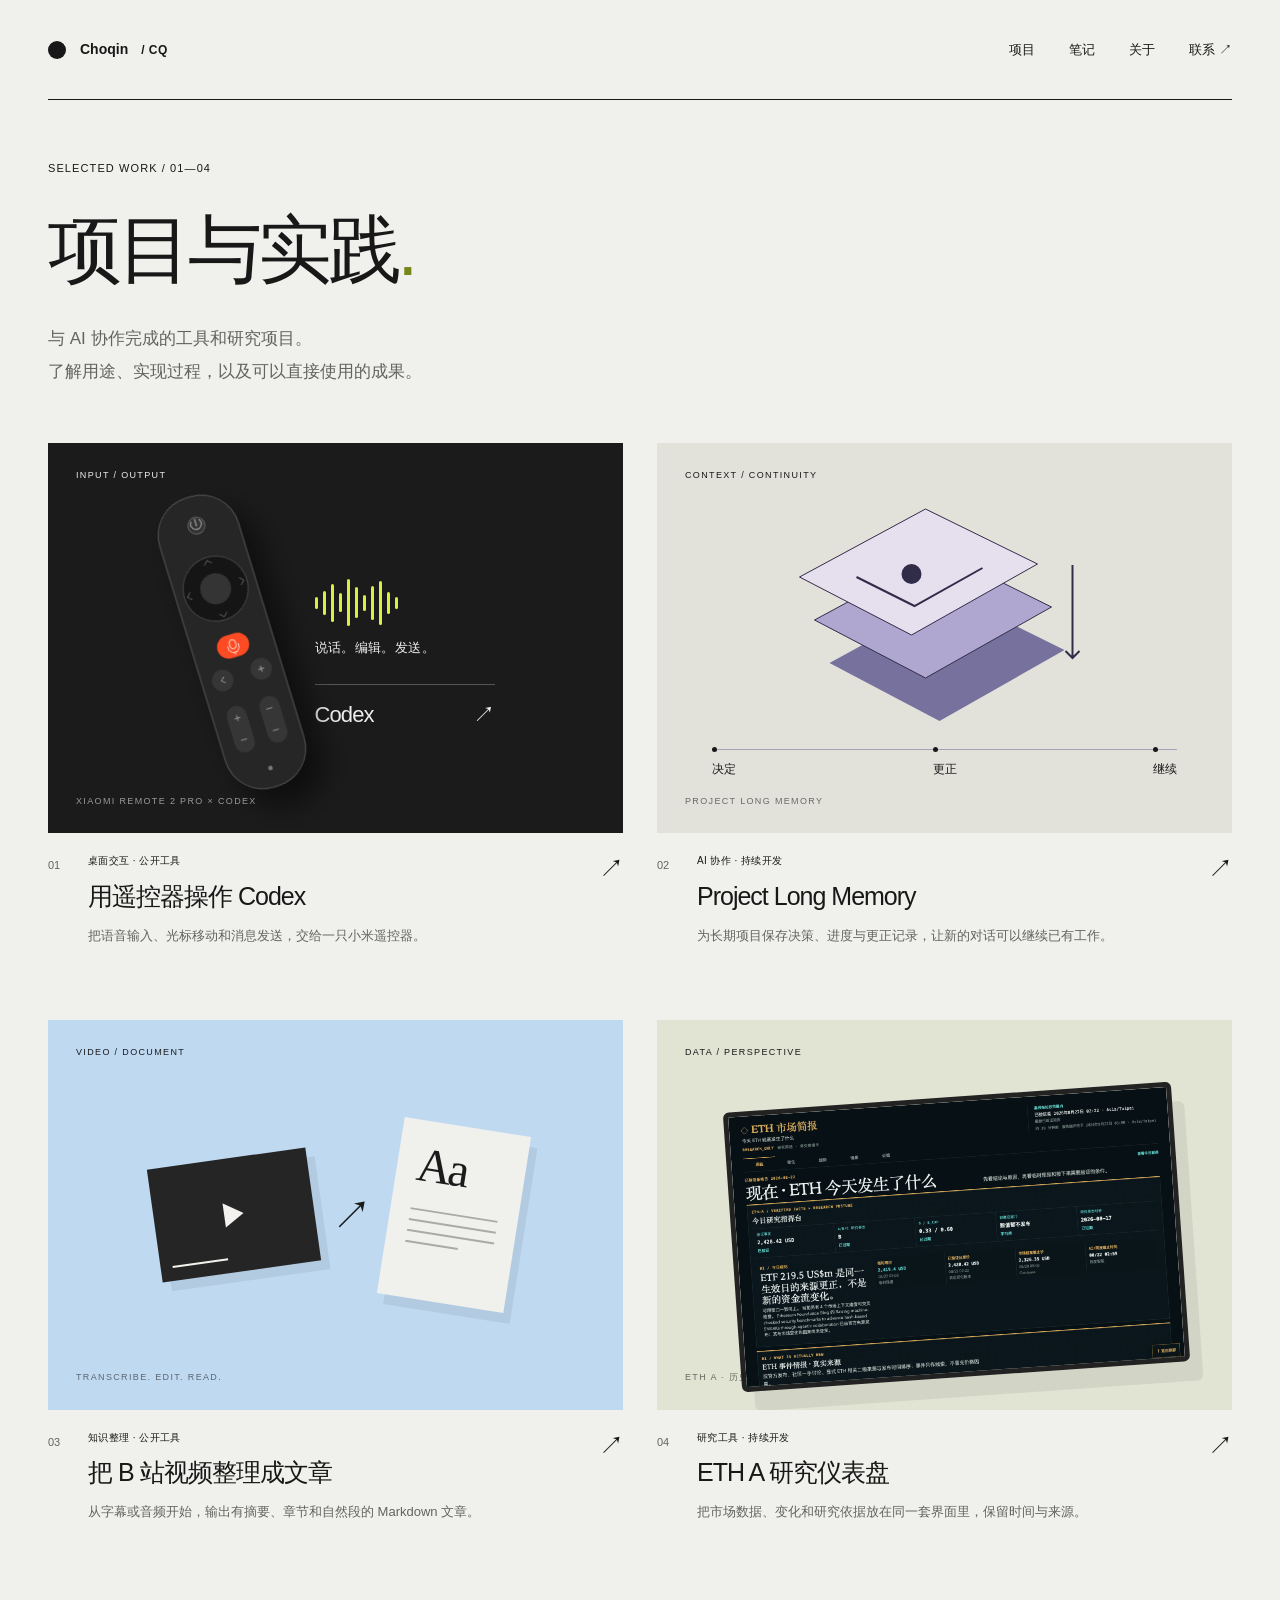
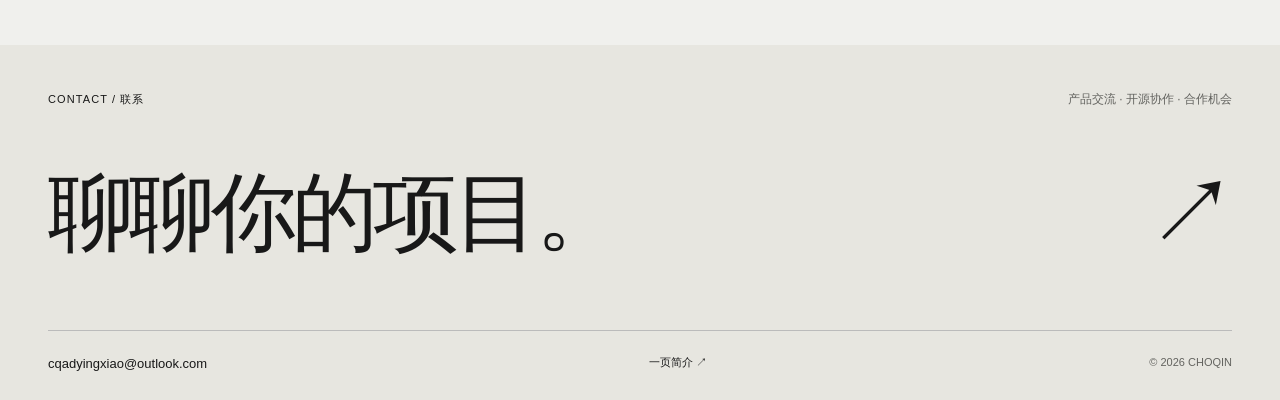
<file: projects/index.html>
<!DOCTYPE html><html lang="zh-CN"><head><meta charSet="utf-8"/><meta name="viewport" content="width=device-width, initial-scale=1"/><link rel="stylesheet" href="/_next/static/css/index.D8Ivo_Mk.css" data-rsc-css-href="/_next/static/css/index.D8Ivo_Mk.css" data-precedence="vite-rsc/importer-resources"/><link rel="modulepreload" fetchPriority="low" href="/_next/static/chunks/index-5Bi0k042.js"/><script src="/_next/static/chunks/rolldown-runtime-hePW80VL.js" type="module" async=""></script><script src="/_next/static/chunks/framework-BlZLPK95.js" type="module" async=""></script><script src="/_next/static/chunks/vinext-fpfjwZwe.js" type="module" async=""></script><link rel="modulepreload" href="/_next/static/chunks/layout-segment-context-C26JW9AU.js" crossorigin="" fetchPriority="low"/><title>项目 — 李少钦 CHOQIN</title><meta name="description" content="李少钦，昵称 Choqin，简称 CQ。在东莞经营有量传媒，从事广告投放与企业获客，也与 AI 协作开发工具、研究市场和整理知识。"/><meta name="robots" content="index, follow"/><meta property="og:title" content="Choqin / CQ — 李少钦的项目与实践"/><meta property="og:description" content="李少钦，昵称 Choqin，简称 CQ。在东莞经营有量传媒，从事广告投放与企业获客，也与 AI 协作开发工具、研究市场和整理知识。"/><meta property="og:site_name" content="Choqin / CQ"/><meta property="og:type" content="website"/><meta property="og:locale" content="zh_CN"/><meta name="twitter:card" content="summary"/><meta name="twitter:title" content="Choqin / CQ — 李少钦的项目与实践"/><meta name="twitter:description" content="李少钦，昵称 Choqin，简称 CQ。在东莞经营有量传媒，从事广告投放与企业获客，也与 AI 协作开发工具、研究市场和整理知识。"/><link rel="icon" href="/favicon.svg"/><script>Object.assign(((self[Symbol.for("vinext.navigationRuntime")]??={bootstrap:{routeManifest:null},functions:{}}).bootstrap.rsc??={rsc:[]}),{params:{},nav:{"pathname":"/projects","searchParams":[]},searchParamsFromBrowser:true})</script><link rel="modulepreload" href="/_next/static/chunks/index-5Bi0k042.js" />
</head><body><script type="application/ld+json">{"@context":"https://schema.org","@graph":[{"@type":"Person","@id":"https://choqin.com/#person","name":"李少钦","alternateName":["Choqin","CQ"],"worksFor":{"@type":"Organization","name":"有量传媒"},"jobTitle":"有量传媒负责人","description":"李少钦，昵称 Choqin，简称 CQ。在东莞经营有量传媒，从事广告投放与企业获客，也与 AI 协作开发工具、研究市场和整理知识。","url":"https://choqin.com/about/","sameAs":["https://github.com/larryppgg"]},{"@type":"WebSite","@id":"https://choqin.com/#website","url":"https://choqin.com","name":"Choqin / CQ","inLanguage":"zh-CN","publisher":{"@id":"https://choqin.com/#person"}}]}</script><a class="skip" href="#main">跳到正文</a><header class="site-header wrap"><a class="identity" href="/" aria-label="李少钦 CHOQIN 首页"><span class="identity-mark" aria-hidden="true"></span><span>Choqin<span class="identity-en">/ CQ</span></span></a><nav aria-label="主导航"><a href="/projects/">项目</a><a href="/writing/">笔记</a><a href="/about/">关于</a><a href="#contact">联系 ↗</a></nav></header><main id="main" class="wrap interior"><div class="page-heading"><p class="eyebrow">SELECTED WORK / 01—04</p><h1>项目与实践<span class="accent">.</span></h1><p>与 AI 协作完成的工具和研究项目。<br/>了解用途、实现过程，以及可以直接使用的成果。</p></div><div class="work-grid"><a class="work-item" href="/projects/xiaomi-remote/"><div class="project-art art-remote" aria-label="遥控器与 Codex 交互示意"><span class="art-label">INPUT / OUTPUT</span><div class="remote-composition"><svg class="remote-object" viewBox="0 0 140 400" aria-hidden="true"><rect x="17" y="5" width="106" height="390" rx="50" fill="#262626" stroke="#666"></rect><circle cx="70" cy="43" r="11" fill="#333" stroke="#777"></circle><path d="M70 34v10m-5-8a7 7 0 1 0 10 0" fill="none" stroke="#ddd"></path><circle cx="70" cy="128" r="42" fill="#151515" stroke="#555"></circle><circle cx="70" cy="128" r="20" fill="#343434"></circle><path d="m65 95 5-5 5 5m-10 66 5 5 5-5m-38-38-5 5 5 5m66-10 5 5-5 5" fill="none" stroke="#888"></path><rect x="49" y="190" width="42" height="30" rx="15" fill="#ff4b23"></rect><rect x="66" y="197" width="8" height="12" rx="4" fill="none" stroke="#fff"></rect><path d="M63 204v3a7 7 0 0 0 14 0v-3m-7 10v3" fill="none" stroke="#fff"></path><circle cx="44" cy="244" r="14" fill="#363636"></circle><circle cx="96" cy="244" r="14" fill="#363636"></circle><path d="m47 240-5 4 5 4m45-4h8m-4-4v8" fill="none" stroke="#bbb"></path><rect x="35" y="280" width="26" height="62" rx="13" fill="#363636"></rect><rect x="79" y="280" width="26" height="62" rx="13" fill="#363636"></rect><path d="M44 296h8m-4-4v8m-4 25h8m35-29h8m-8 29h8" stroke="#aaa"></path><circle cx="70" cy="370" r="3" fill="#777"></circle></svg><div class="remote-output"><div class="signal-bars" aria-hidden="true"><i style="height:12px"></i><i style="height:24px"></i><i style="height:38px"></i><i style="height:19px"></i><i style="height:47px"></i><i style="height:31px"></i><i style="height:16px"></i><i style="height:34px"></i><i style="height:44px"></i><i style="height:22px"></i><i style="height:12px"></i></div><span>说话。编辑。发送。</span><div class="output-command"><span>Codex</span><span>↗</span></div></div></div><span class="art-bottom">XIAOMI REMOTE 2 PRO × CODEX</span></div><div class="work-info"><span class="work-number">01</span><div><p class="work-category">桌面交互<!-- --> · <!-- -->公开工具</p><h2>用遥控器操作 Codex</h2><p class="work-summary">把语音输入、光标移动和消息发送，交给一只小米遥控器。</p></div><span class="work-arrow">↗</span></div></a><a class="work-item" href="/projects/project-memory/"><div class="project-art art-memory" aria-label="项目记忆的跨会话结构示意"><span class="art-label">CONTEXT / CONTINUITY</span><div class="memory-graphic"><svg class="memory-layers" viewBox="0 0 380 240" aria-hidden="true"><path d="M75 166 185 224 310 153 199 98Z" fill="#76729d"></path><path d="M60 123 171 181 297 110 186 55Z" fill="#b0a7d0" stroke="#312c49" stroke-width="1"></path><path d="M45 80 157 138 283 67 171 12Z" fill="#e6dfed" stroke="#312c49" stroke-width="1"></path><path d="m102 80 58 29 68-38" fill="none" stroke="#312c49" stroke-width="2"></path><circle cx="157" cy="77" r="10" fill="#312c49"></circle><path d="M318 68v93m-7-7 7 7 7-7" stroke="#312c49" stroke-width="2" fill="none"></path></svg><div class="memory-path"><span>决定</span><span>更正</span><span>继续</span></div></div><span class="art-bottom">PROJECT LONG MEMORY</span></div><div class="work-info"><span class="work-number">02</span><div><p class="work-category">AI 协作<!-- --> · <!-- -->持续开发</p><h2>Project Long Memory</h2><p class="work-summary">为长期项目保存决策、进度与更正记录，让新的对话可以继续已有工作。</p></div><span class="work-arrow">↗</span></div></a><a class="work-item" href="/projects/video-to-article/"><div class="project-art art-article" aria-label="视频转文章的过程示意"><span class="art-label">VIDEO / DOCUMENT</span><div class="article-graphic"><div class="video-shape"><span>▶</span><div></div></div><span class="transform-arrow">↗</span><div class="paper-shape"><strong>Aa</strong><i></i><i></i><i></i><i></i></div></div><span class="art-bottom">TRANSCRIBE. EDIT. READ.</span></div><div class="work-info"><span class="work-number">03</span><div><p class="work-category">知识整理<!-- --> · <!-- -->公开工具</p><h2>把 B 站视频整理成文章</h2><p class="work-summary">从字幕或音频开始，输出有摘要、章节和自然段的 Markdown 文章。</p></div><span class="work-arrow">↗</span></div></a><a class="work-item" href="/projects/eth-a/"><div class="project-art art-eth"><span class="art-label">DATA / PERSPECTIVE</span><div class="eth-screen"><img src="/images/eth-history.png" alt="ETH A 历史版本研究界面" width="1440" height="6106" loading="lazy"/></div><span class="art-bottom">ETH A · 历史界面 / 2026.08</span></div><div class="work-info"><span class="work-number">04</span><div><p class="work-category">研究工具<!-- --> · <!-- -->持续开发</p><h2>ETH A 研究仪表盘</h2><p class="work-summary">把市场数据、变化和研究依据放在同一套界面里，保留时间与来源。</p></div><span class="work-arrow">↗</span></div></a></div></main><footer id="contact" class="site-footer"><div class="wrap"><div class="footer-top"><span class="eyebrow">CONTACT / 联系</span><p>产品交流 · 开源协作 · 合作机会</p></div><a class="contact-title" href="mailto:cqadyingxiao@outlook.com">聊聊你的项目。<span aria-hidden="true">↗</span></a><div class="footer-bottom"><a href="mailto:cqadyingxiao@outlook.com">cqadyingxiao@outlook.com</a><a href="/intro/">一页简介 ↗</a><span>© <!-- -->2026<!-- --> CHOQIN</span></div></div></footer><script type="module" src="/_next/static/chunks/index-5Bi0k042.js" id="_R_" async=""></script><script>((self[Symbol.for("vinext.navigationRuntime")]??={bootstrap:{routeManifest:null},functions:{}}).bootstrap.rsc??={rsc:[]}).rsc.push("0:{\"page:/projects\":\"$L1\",\"layout:/\":\"$L2\",\"route:/projects\":\"$L3\",\"__route\":\"route:/projects\",\"__interceptionContext\":null,\"__layoutIds\":[\"layout:/\"],\"__rootLayout\":\"/\",\"__bfcacheSegmentIdentities\":{\"layout:/\":\"[\\\"layout\\\",\\\"layout:/\\\",\\\"root-boundary:/\\\",\\\"\\\"]\",\"page:/projects\":\"[\\\"page\\\",\\\"page:/projects\\\",\\\"root-boundary:/\\\",\\\"[\\\\\\\"projects\\\\\\\"]\\\"]\"},\"__srcPage\":[\"projects\",\"page\"],\"__layoutFlags\":{\"layout:/\":\"s\"},\"__artifactCompatibility\":{\"schemaVersion\":1,\"graphVersion\":\"app-route-graph:4e2b9493d0abd7f0\",\"deploymentVersion\":\"fc378ed1-be73-489e-a7aa-e297ea87685b\",\"appElementsSchemaVersion\":1,\"rscPayloadSchemaVersion\":1,\"rootBoundaryId\":\"/\",\"renderEpoch\":null}}\n")</script><script>((self[Symbol.for("vinext.navigationRuntime")]??={bootstrap:{routeManifest:null},functions:{}}).bootstrap.rsc??={rsc:[]}).rsc.push("4:I[\"8c0f216c4604\",[],\"Children\",1]\n")</script><script>((self[Symbol.for("vinext.navigationRuntime")]??={bootstrap:{routeManifest:null},functions:{}}).bootstrap.rsc??={rsc:[]}).rsc.push("5:\"GlobalErrorBoundary\"\n")</script><script>((self[Symbol.for("vinext.navigationRuntime")]??={bootstrap:{routeManifest:null},functions:{}}).bootstrap.rsc??={rsc:[]}).rsc.push("6:I[\"593f344dc510\",[],\"$5\",1]\n")</script><script>((self[Symbol.for("vinext.navigationRuntime")]??={bootstrap:{routeManifest:null},functions:{}}).bootstrap.rsc??={rsc:[]}).rsc.push("7:I[\"0b874ad30386\",[],\"default\",1]\n")</script><script>((self[Symbol.for("vinext.navigationRuntime")]??={bootstrap:{routeManifest:null},functions:{}}).bootstrap.rsc??={rsc:[]}).rsc.push("8:I[\"593f344dc510\",[],\"ErrorBoundary\",1]\n")</script><script>((self[Symbol.for("vinext.navigationRuntime")]??={bootstrap:{routeManifest:null},functions:{}}).bootstrap.rsc??={rsc:[]}).rsc.push("9:\"LayoutSegmentProvider\"\n")</script><script>((self[Symbol.for("vinext.navigationRuntime")]??={bootstrap:{routeManifest:null},functions:{}}).bootstrap.rsc??={rsc:[]}).rsc.push("a:I[\"15c18cfaeeff\",[],\"$9\",1]\n")</script><script>((self[Symbol.for("vinext.navigationRuntime")]??={bootstrap:{routeManifest:null},functions:{}}).bootstrap.rsc??={rsc:[]}).rsc.push("b:I[\"8c0f216c4604\",[],\"Slot\",1]\n")</script><script>((self[Symbol.for("vinext.navigationRuntime")]??={bootstrap:{routeManifest:null},functions:{}}).bootstrap.rsc??={rsc:[]}).rsc.push("c:\"NotFoundBoundary\"\n")</script><script>((self[Symbol.for("vinext.navigationRuntime")]??={bootstrap:{routeManifest:null},functions:{}}).bootstrap.rsc??={rsc:[]}).rsc.push("d:I[\"593f344dc510\",[],\"$c\",1]\n")</script><script>((self[Symbol.for("vinext.navigationRuntime")]??={bootstrap:{routeManifest:null},functions:{}}).bootstrap.rsc??={rsc:[]}).rsc.push("e:\"AppRouterScrollTarget\"\n")</script><script>((self[Symbol.for("vinext.navigationRuntime")]??={bootstrap:{routeManifest:null},functions:{}}).bootstrap.rsc??={rsc:[]}).rsc.push("f:I[\"9276801271d6\",[],\"$e\",1]\n")</script><script>((self[Symbol.for("vinext.navigationRuntime")]??={bootstrap:{routeManifest:null},functions:{}}).bootstrap.rsc??={rsc:[]}).rsc.push("10:\"RedirectBoundary\"\n")</script><script>((self[Symbol.for("vinext.navigationRuntime")]??={bootstrap:{routeManifest:null},functions:{}}).bootstrap.rsc??={rsc:[]}).rsc.push("11:I[\"593f344dc510\",[],\"$10\",1]\n")</script><script>((self[Symbol.for("vinext.navigationRuntime")]??={bootstrap:{routeManifest:null},functions:{}}).bootstrap.rsc??={rsc:[]}).rsc.push(":HL[\"/_next/static/css/index.D8Ivo_Mk.css\",\"style\"]\n")</script><script>((self[Symbol.for("vinext.navigationRuntime")]??={bootstrap:{routeManifest:null},functions:{}}).bootstrap.rsc??={rsc:[]}).rsc.push("2:[[[\"$\",\"link\",\"css:/_next/static/css/index.D8Ivo_Mk.css\",{\"rel\":\"stylesheet\",\"precedence\":\"vite-rsc/importer-resources\",\"href\":\"/_next/static/css/index.D8Ivo_Mk.css\",\"data-rsc-css-href\":\"/_next/static/css/index.D8Ivo_Mk.css\"}],\"$undefined\"],[\"$\",\"html\",null,{\"lang\":\"zh-CN\",\"children\":[\"$\",\"body\",null,{\"children\":[[\"$\",\"script\",null,{\"type\":\"application/ld+json\",\"dangerouslySetInnerHTML\":{\"__html\":\"{\\\"@context\\\":\\\"https://schema.org\\\",\\\"@graph\\\":[{\\\"@type\\\":\\\"Person\\\",\\\"@id\\\":\\\"https://choqin.com/#person\\\",\\\"name\\\":\\\"李少钦\\\",\\\"alternateName\\\":[\\\"Choqin\\\",\\\"CQ\\\"],\\\"worksFor\\\":{\\\"@type\\\":\\\"Organization\\\",\\\"name\\\":\\\"有量传媒\\\"},\\\"jobTitle\\\":\\\"有量传媒负责人\\\",\\\"description\\\":\\\"李少钦，昵称 Choqin，简称 CQ。在东莞经营有量传媒，从事广告投放与企业获客，也与 AI 协作开发工具、研究市场和整理知识。\\\",\\\"url\\\":\\\"https://choqin.com/about/\\\",\\\"sameAs\\\":[\\\"https://github.com/larryppgg\\\"]},{\\\"@type\\\":\\\"WebSite\\\",\\\"@id\\\":\\\"https://choqin.com/#website\\\",\\\"url\\\":\\\"https://choqin.com\\\",\\\"name\\\":\\\"Choqin / CQ\\\",\\\"inLanguage\\\":\\\"zh-CN\\\",\\\"publisher\\\":{\\\"@id\\\":\\\"https://choqin.com/#person\\\"}}]}\"}}],[\"$\",\"a\",null,{\"className\":\"skip\",\"href\":\"#main\",\"children\":\"跳到正文\"}],[\"$\",\"header\",null,{\"className\":\"site-header wrap\",\"children\":[[\"$\",\"a\",null,{\"className\":\"identity\",\"href\":\"/\",\"aria-label\":\"李少钦 CHOQIN 首页\",\"children\":[[\"$\",\"span\",null,{\"className\":\"identity-mark\",\"aria-hidden\":\"true\"}],[\"$\",\"span\",null,{\"children\":[\"Choqin\",[\"$\",\"span\",null,{\"className\":\"identity-en\",\"children\":\"/ CQ\"}]]}]]}],[\"$\",\"nav\",null,{\"aria-label\":\"主导航\",\"children\":[[\"$\",\"a\",null,{\"href\":\"/projects/\",\"children\":\"项目\"}],[\"$\",\"a\",null,{\"href\":\"/writing/\",\"children\":\"笔记\"}],[\"$\",\"a\",null,{\"href\":\"/about/\",\"children\":\"关于\"}],[\"$\",\"a\",null,{\"href\":\"#contact\",\"children\":\"联系 ↗\"}]]}]]}],[\"$\",\"$L4\",null,{}],[\"$\",\"footer\",null,{\"id\":\"contact\",\"className\":\"site-footer\",\"children\":[\"$\",\"div\",null,{\"className\":\"wrap\",\"children\":[[\"$\",\"div\",null,{\"className\":\"footer-top\",\"children\":[[\"$\",\"span\",null,{\"className\":\"eyebrow\",\"children\":\"CONTACT / 联系\"}],[\"$\",\"p\",null,{\"children\":\"产品交流 · 开源协作 · 合作机会\"}]]}],[\"$\",\"a\",null,{\"className\":\"contact-title\",\"href\":\"mailto:cqadyingxiao@outlook.com\",\"children\":[\"聊聊你的项目。\",[\"$\",\"span\",null,{\"aria-hidden\":\"true\",\"children\":\"↗\"}]]}],[\"$\",\"div\",null,{\"className\":\"footer-bottom\",\"children\":[[\"$\",\"a\",null,{\"href\":\"mailto:cqadyingxiao@outlook.com\",\"children\":\"cqadyingxiao@outlook.com\"}],[\"$\",\"a\",null,{\"href\":\"/intro/\",\"children\":\"一页简介 ↗\"}],[\"$\",\"span\",null,{\"children\":[\"© \",2026,\" CHOQIN\"]}]]}]]}]}]]}]}]]\n")</script><script>((self[Symbol.for("vinext.navigationRuntime")]??={bootstrap:{routeManifest:null},functions:{}}).bootstrap.rsc??={rsc:[]}).rsc.push("3:[[[\"$\",\"meta\",null,{\"charSet\":\"utf-8\"}],[[\"$\",\"title\",\"0\",{\"children\":\"项目 — 李少钦 CHOQIN\"}],[\"$\",\"meta\",\"1\",{\"name\":\"description\",\"content\":\"李少钦，昵称 Choqin，简称 CQ。在东莞经营有量传媒，从事广告投放与企业获客，也与 AI 协作开发工具、研究市场和整理知识。\"}],[\"$\",\"meta\",\"2\",{\"name\":\"robots\",\"content\":\"index, follow\"}],[\"$\",\"meta\",\"3\",{\"property\":\"og:title\",\"content\":\"Choqin / CQ — 李少钦的项目与实践\"}],[\"$\",\"meta\",\"4\",{\"property\":\"og:description\",\"content\":\"李少钦，昵称 Choqin，简称 CQ。在东莞经营有量传媒，从事广告投放与企业获客，也与 AI 协作开发工具、研究市场和整理知识。\"}],[\"$\",\"meta\",\"5\",{\"property\":\"og:site_name\",\"content\":\"Choqin / CQ\"}],[\"$\",\"meta\",\"6\",{\"property\":\"og:type\",\"content\":\"website\"}],[\"$\",\"meta\",\"7\",{\"property\":\"og:locale\",\"content\":\"zh_CN\"}],[\"$\",\"meta\",\"8\",{\"name\":\"twitter:card\",\"content\":\"summary\"}],[\"$\",\"meta\",\"9\",{\"name\":\"twitter:title\",\"content\":\"Choqin / CQ — 李少钦的项目与实践\"}],[\"$\",\"meta\",\"10\",{\"name\":\"twitter:description\",\"content\":\"李少钦，昵称 Choqin，简称 CQ。在东莞经营有量传媒，从事广告投放与企业获客，也与 AI 协作开发工具、研究市场和整理知识。\"}],[\"$\",\"link\",\"11\",{\"data-vinext-streamed-icon\":\"$undefined\",\"rel\":\"icon\",\"href\":\"/favicon.svg\",\"type\":\"$undefined\",\"sizes\":\"$undefined\",\"color\":\"$undefined\",\"media\":\"$undefined\",\"fetchPriority\":\"$undefined\"}]],[[\"$\",\"meta\",\"0\",{\"name\":\"viewport\",\"content\":\"width=device-width, initial-scale=1\"}]]],[\"$\",\"$L6\",null,{\"fallback\":\"$7\",\"children\":[\"$\",\"$L8\",null,{\"fallback\":\"$7\",\"children\":[\"$\",\"$La\",null,{\"providerId\":\"layout:/\",\"segmentMap\":{\"children\":[\"projects\"]},\"children\":[\"$\",\"$Lb\",null,{\"id\":\"layout:/\",\"parallelSlots\":\"$undefined\",\"children\":[\"$\",\"$Ld\",null,{\"resetKey\":\"projects\",\"fallback\":[\"$\",\"main\",null,{\"id\":\"main\",\"className\":\"wrap interior\",\"children\":[[\"$\",\"div\",null,{\"className\":\"page-heading\",\"children\":[[\"$\",\"p\",null,{\"className\":\"eyebrow\",\"children\":\"404 / NOT FOUND\"}],[\"$\",\"h1\",null,{\"children\":[\"页面不存在\",[\"$\",\"span\",null,{\"className\":\"accent\",\"children\":\".\"}]]}],[\"$\",\"p\",null,{\"children\":\"你可以返回首页，继续查看项目与笔记。\"}]]}],[\"$\",\"a\",null,{\"className\":\"button\",\"href\":\"/\",\"children\":\"返回首页 ↗\"}]]}],\"children\":[\"$\",\"$Ld\",null,{\"resetKey\":\"[\\\"projects\\\"]\",\"fallback\":[\"$\",\"main\",null,{\"id\":\"main\",\"className\":\"wrap interior\",\"children\":[[\"$\",\"div\",null,{\"className\":\"page-heading\",\"children\":[[\"$\",\"p\",null,{\"className\":\"eyebrow\",\"children\":\"404 / NOT FOUND\"}],[\"$\",\"h1\",null,{\"children\":[\"页面不存在\",[\"$\",\"span\",null,{\"className\":\"accent\",\"children\":\".\"}]]}],[\"$\",\"p\",null,{\"children\":\"你可以返回首页，继续查看项目与笔记。\"}]]}],[\"$\",\"a\",null,{\"className\":\"button\",\"href\":\"/\",\"children\":\"返回首页 ↗\"}]]}],\"children\":[\"$\",\"$Lf\",null,{\"children\":[\"$\",\"$L11\",null,{\"children\":[[\"$\",\"$La\",null,{\"providerId\":\"page:/projects\",\"segmentMap\":{\"children\":[\"__PAGE__\"]},\"children\":[\"$\",\"$Lb\",null,{\"id\":\"page:/projects\"}]}],null]}]}]}]}]}]}]}]}],null,null]\n")</script><script>((self[Symbol.for("vinext.navigationRuntime")]??={bootstrap:{routeManifest:null},functions:{}}).bootstrap.rsc??={rsc:[]}).rsc.push("1:[\"$\",\"main\",null,{\"id\":\"main\",\"className\":\"wrap interior\",\"children\":[[\"$\",\"div\",null,{\"className\":\"page-heading\",\"children\":[[\"$\",\"p\",null,{\"className\":\"eyebrow\",\"children\":\"SELECTED WORK / 01—04\"}],[\"$\",\"h1\",null,{\"children\":[\"项目与实践\",[\"$\",\"span\",null,{\"className\":\"accent\",\"children\":\".\"}]]}],[\"$\",\"p\",null,{\"children\":[\"与 AI 协作完成的工具和研究项目。\",[\"$\",\"br\",null,{}],\"了解用途、实现过程，以及可以直接使用的成果。\"]}]]}],[\"$\",\"div\",null,{\"className\":\"work-grid\",\"children\":[[\"$\",\"a\",\"xiaomi-remote\",{\"className\":\"work-item\",\"href\":\"/projects/xiaomi-remote/\",\"children\":[[\"$\",\"div\",null,{\"className\":\"project-art art-remote\",\"aria-label\":\"遥控器与 Codex 交互示意\",\"children\":[[\"$\",\"span\",null,{\"className\":\"art-label\",\"children\":\"INPUT / OUTPUT\"}],[\"$\",\"div\",null,{\"className\":\"remote-composition\",\"children\":[[\"$\",\"svg\",null,{\"className\":\"remote-object\",\"viewBox\":\"0 0 140 400\",\"aria-hidden\":\"true\",\"children\":[[\"$\",\"rect\",null,{\"x\":\"17\",\"y\":\"5\",\"width\":\"106\",\"height\":\"390\",\"rx\":\"50\",\"fill\":\"#262626\",\"stroke\":\"#666\"}],[\"$\",\"circle\",null,{\"cx\":\"70\",\"cy\":\"43\",\"r\":\"11\",\"fill\":\"#333\",\"stroke\":\"#777\"}],[\"$\",\"path\",null,{\"d\":\"M70 34v10m-5-8a7 7 0 1 0 10 0\",\"fill\":\"none\",\"stroke\":\"#ddd\"}],[\"$\",\"circle\",null,{\"cx\":\"70\",\"cy\":\"128\",\"r\":\"42\",\"fill\":\"#151515\",\"stroke\":\"#555\"}],[\"$\",\"circle\",null,{\"cx\":\"70\",\"cy\":\"128\",\"r\":\"20\",\"fill\":\"#343434\"}],[\"$\",\"path\",null,{\"d\":\"m65 95 5-5 5 5m-10 66 5 5 5-5m-38-38-5 5 5 5m66-10 5 5-5 5\",\"fill\":\"none\",\"stroke\":\"#888\"}],[\"$\",\"rect\",null,{\"x\":\"49\",\"y\":\"190\",\"width\":\"42\",\"height\":\"30\",\"rx\":\"15\",\"fill\":\"#ff4b23\"}],[\"$\",\"rect\",null,{\"x\":\"66\",\"y\":\"197\",\"width\":\"8\",\"height\":\"12\",\"rx\":\"4\",\"fill\":\"none\",\"stroke\":\"#fff\"}],[\"$\",\"path\",null,{\"d\":\"M63 204v3a7 7 0 0 0 14 0v-3m-7 10v3\",\"fill\":\"none\",\"stroke\":\"#fff\"}],[\"$\",\"circle\",null,{\"cx\":\"44\",\"cy\":\"244\",\"r\":\"14\",\"fill\":\"#363636\"}],[\"$\",\"circle\",null,{\"cx\":\"96\",\"cy\":\"244\",\"r\":\"14\",\"fill\":\"#363636\"}],[\"$\",\"path\",null,{\"d\":\"m47 240-5 4 5 4m45-4h8m-4-4v8\",\"fill\":\"none\",\"stroke\":\"#bbb\"}],[\"$\",\"rect\",null,{\"x\":\"35\",\"y\":\"280\",\"width\":\"26\",\"height\":\"62\",\"rx\":\"13\",\"fill\":\"#363636\"}],[\"$\",\"rect\",null,{\"x\":\"79\",\"y\":\"280\",\"width\":\"26\",\"height\":\"62\",\"rx\":\"13\",\"fill\":\"#363636\"}],[\"$\",\"path\",null,{\"d\":\"M44 296h8m-4-4v8m-4 25h8m35-29h8m-8 29h8\",\"stroke\":\"#aaa\"}],[\"$\",\"circle\",null,{\"cx\":\"70\",\"cy\":\"370\",\"r\":\"3\",\"fill\":\"#777\"}]]}],[\"$\",\"div\",null,{\"className\":\"remote-output\",\"children\":[[\"$\",\"div\",null,{\"className\":\"signal-bars\",\"aria-hidden\":\"true\",\"children\":[[\"$\",\"i\",\"0\",{\"style\":{\"height\":12}}],[\"$\",\"i\",\"1\",{\"style\":{\"height\":24}}],[\"$\",\"i\",\"2\",{\"style\":{\"height\":38}}],[\"$\",\"i\",\"3\",{\"style\":{\"height\":19}}],[\"$\",\"i\",\"4\",{\"style\":{\"height\":47}}],[\"$\",\"i\",\"5\",{\"style\":{\"height\":31}}],[\"$\",\"i\",\"6\",{\"style\":{\"height\":16}}],[\"$\",\"i\",\"7\",{\"style\":{\"height\":34}}],[\"$\",\"i\",\"8\",{\"style\":{\"height\":44}}],[\"$\",\"i\",\"9\",{\"style\":{\"height\":22}}],[\"$\",\"i\",\"10\",{\"style\":{\"height\":12}}]]}],[\"$\",\"span\",null,{\"children\":\"说话。编辑。发送。\"}],[\"$\",\"div\",null,{\"className\":\"output-command\",\"children\":[[\"$\",\"span\",null,{\"children\":\"Codex\"}],[\"$\",\"span\",null,{\"children\":\"↗\"}]]}]]}]]}],[\"$\",\"span\",null,{\"className\":\"art-bottom\",\"children\":\"XIAOMI REMOTE 2 PRO × CODEX\"}]]}],[\"$\",\"div\",null,{\"className\":\"work-info\",\"children\":[[\"$\",\"span\",null,{\"className\":\"work-number\",\"children\":\"01\"}],[\"$\",\"div\",null,{\"children\":[[\"$\",\"p\",null,{\"className\":\"work-category\",\"children\":[\"桌面交互\",\" · \",\"公开工具\"]}],[\"$\",\"h2\",null,{\"children\":\"用遥控器操作 Codex\"}],[\"$\",\"p\",null,{\"className\":\"work-summary\",\"children\":\"把语音输入、光标移动和消息发送，交给一只小米遥控器。\"}]]}],[\"$\",\"span\",null,{\"className\":\"work-arrow\",\"children\":\"↗\"}]]}]]}],[\"$\",\"a\",\"project-memory\",{\"className\":\"work-item\",\"href\":\"/projects/project-memory/\",\"children\":[[\"$\",\"div\",null,{\"className\":\"project-art art-memory\",\"aria-label\":\"项目记忆的跨会话结构示意\",\"children\":[[\"$\",\"span\",null,{\"className\":\"art-label\",\"children\":\"CONTEXT / CONTINUITY\"}],[\"$\",\"div\",null,{\"className\":\"memory-graphic\",\"children\":[[\"$\",\"svg\",null,{\"className\":\"memory-layers\",\"viewBox\":\"0 0 380 240\",\"aria-hidden\":\"true\",\"children\":[[\"$\",\"path\",null,{\"d\":\"M75 166 185 224 310 153 199 98Z\",\"fill\":\"#76729d\"}],[\"$\",\"path\",null,{\"d\":\"M60 123 171 181 297 110 186 55Z\",\"fill\":\"#b0a7d0\",\"stroke\":\"#312c49\",\"strokeWidth\":\"1\"}],[\"$\",\"path\",null,{\"d\":\"M45 80 157 138 283 67 171 12Z\",\"fill\":\"#e6dfed\",\"stroke\":\"#312c49\",\"strokeWidth\":\"1\"}],[\"$\",\"path\",null,{\"d\":\"m102 80 58 29 68-38\",\"fill\":\"none\",\"stroke\":\"#312c49\",\"strokeWidth\":\"2\"}],[\"$\",\"circle\",null,{\"cx\":\"157\",\"cy\":\"77\",\"r\":\"10\",\"fill\":\"#312c49\"}],[\"$\",\"path\",null,{\"d\":\"M318 68v93m-7-7 7 7 7-7\",\"stroke\":\"#312c49\",\"strokeWidth\":\"2\",\"fill\":\"none\"}]]}],[\"$\",\"div\",null,{\"className\":\"memory-path\",\"children\":[[\"$\",\"span\",null,{\"children\":\"决定\"}],[\"$\",\"span\",null,{\"children\":\"更正\"}],[\"$\",\"span\",null,{\"children\":\"继续\"}]]}]]}],[\"$\",\"span\",null,{\"className\":\"art-bottom\",\"children\":\"PROJECT LONG MEMORY\"}]]}],[\"$\",\"div\",null,{\"className\":\"work-info\",\"children\":[[\"$\",\"span\",null,{\"className\":\"work-number\",\"children\":\"02\"}],[\"$\",\"div\",null,{\"children\":[[\"$\",\"p\",null,{\"className\":\"work-category\",\"children\":[\"AI 协作\",\" · \",\"持续开发\"]}],[\"$\",\"h2\",null,{\"children\":\"Project Long Memory\"}],[\"$\",\"p\",null,{\"className\":\"work-summary\",\"children\":\"为长期项目保存决策、进度与更正记录，让新的对话可以继续已有工作。\"}]]}],[\"$\",\"span\",null,{\"className\":\"work-arrow\",\"children\":\"↗\"}]]}]]}],\"$L12\",\"$L13\"]}]]}]\n")</script><script>((self[Symbol.for("vinext.navigationRuntime")]??={bootstrap:{routeManifest:null},functions:{}}).bootstrap.rsc??={rsc:[]}).rsc.push("12:[\"$\",\"a\",\"video-to-article\",{\"className\":\"work-item\",\"href\":\"/projects/video-to-article/\",\"children\":[[\"$\",\"div\",null,{\"className\":\"project-art art-article\",\"aria-label\":\"视频转文章的过程示意\",\"children\":[[\"$\",\"span\",null,{\"className\":\"art-label\",\"children\":\"VIDEO / DOCUMENT\"}],[\"$\",\"div\",null,{\"className\":\"article-graphic\",\"children\":[[\"$\",\"div\",null,{\"className\":\"video-shape\",\"children\":[[\"$\",\"span\",null,{\"children\":\"▶\"}],[\"$\",\"div\",null,{}]]}],[\"$\",\"span\",null,{\"className\":\"transform-arrow\",\"children\":\"↗\"}],[\"$\",\"div\",null,{\"className\":\"paper-shape\",\"children\":[[\"$\",\"strong\",null,{\"children\":\"Aa\"}],[\"$\",\"i\",null,{}],[\"$\",\"i\",null,{}],[\"$\",\"i\",null,{}],[\"$\",\"i\",null,{}]]}]]}],[\"$\",\"span\",null,{\"className\":\"art-bottom\",\"children\":\"TRANSCRIBE. EDIT. READ.\"}]]}],[\"$\",\"div\",null,{\"className\":\"work-info\",\"children\":[[\"$\",\"span\",null,{\"className\":\"work-number\",\"children\":\"03\"}],[\"$\",\"div\",null,{\"children\":[[\"$\",\"p\",null,{\"className\":\"work-category\",\"children\":[\"知识整理\",\" · \",\"公开工具\"]}],[\"$\",\"h2\",null,{\"children\":\"把 B 站视频整理成文章\"}],[\"$\",\"p\",null,{\"className\":\"work-summary\",\"children\":\"从字幕或音频开始，输出有摘要、章节和自然段的 Markdown 文章。\"}]]}],[\"$\",\"span\",null,{\"className\":\"work-arrow\",\"children\":\"↗\"}]]}]]}]\n")</script><script>((self[Symbol.for("vinext.navigationRuntime")]??={bootstrap:{routeManifest:null},functions:{}}).bootstrap.rsc??={rsc:[]}).rsc.push("13:[\"$\",\"a\",\"eth-a\",{\"className\":\"work-item\",\"href\":\"/projects/eth-a/\",\"children\":[[\"$\",\"div\",null,{\"className\":\"project-art art-eth\",\"children\":[[\"$\",\"span\",null,{\"className\":\"art-label\",\"children\":\"DATA / PERSPECTIVE\"}],[\"$\",\"div\",null,{\"className\":\"eth-screen\",\"children\":[\"$\",\"img\",null,{\"src\":\"/images/eth-history.png\",\"alt\":\"ETH A 历史版本研究界面\",\"width\":\"1440\",\"height\":\"6106\",\"loading\":\"lazy\"}]}],[\"$\",\"span\",null,{\"className\":\"art-bottom\",\"children\":\"ETH A · 历史界面 / 2026.08\"}]]}],[\"$\",\"div\",null,{\"className\":\"work-info\",\"children\":[[\"$\",\"span\",null,{\"className\":\"work-number\",\"children\":\"04\"}],[\"$\",\"div\",null,{\"children\":[[\"$\",\"p\",null,{\"className\":\"work-category\",\"children\":[\"研究工具\",\" · \",\"持续开发\"]}],[\"$\",\"h2\",null,{\"children\":\"ETH A 研究仪表盘\"}],[\"$\",\"p\",null,{\"className\":\"work-summary\",\"children\":\"把市场数据、变化和研究依据放在同一套界面里，保留时间与来源。\"}]]}],[\"$\",\"span\",null,{\"className\":\"work-arrow\",\"children\":\"↗\"}]]}]]}]\n")</script><script>Object.assign(((self[Symbol.for("vinext.navigationRuntime")]??={bootstrap:{routeManifest:null},functions:{}}).bootstrap.rsc??={rsc:[]}),{"initialCacheKind":"static"});((self[Symbol.for("vinext.navigationRuntime")]??={bootstrap:{routeManifest:null},functions:{}}).bootstrap.rsc??={rsc:[]}).done=true</script></body></html>
</file>
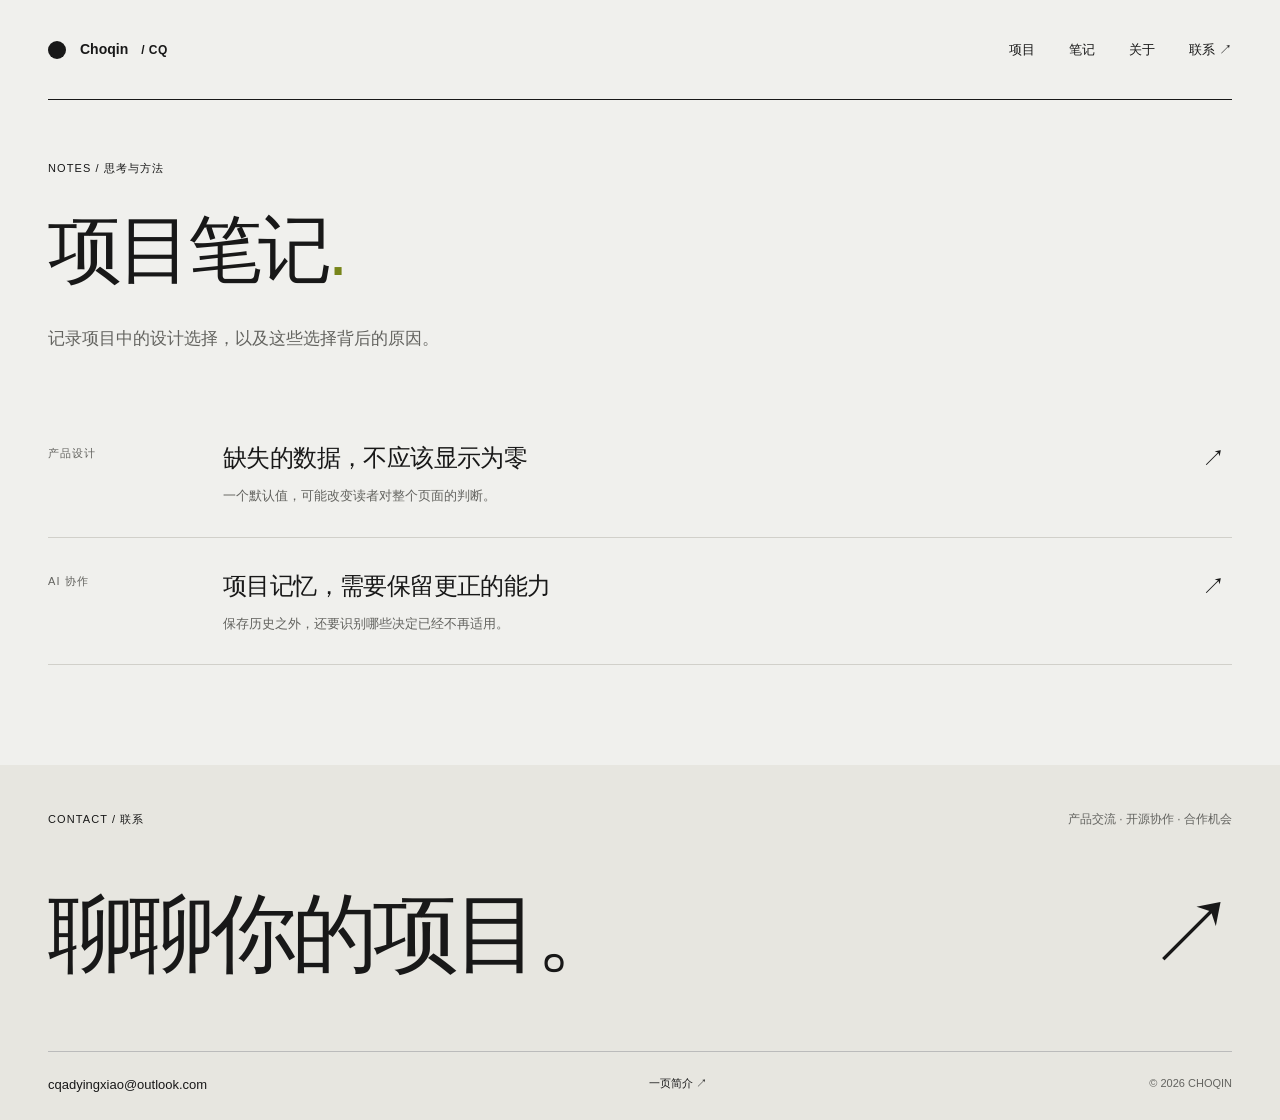
<file: writing/index.html>
<!DOCTYPE html><html lang="zh-CN"><head><meta charSet="utf-8"/><meta name="viewport" content="width=device-width, initial-scale=1"/><link rel="stylesheet" href="/_next/static/css/index.D8Ivo_Mk.css" data-rsc-css-href="/_next/static/css/index.D8Ivo_Mk.css" data-precedence="vite-rsc/importer-resources"/><link rel="modulepreload" fetchPriority="low" href="/_next/static/chunks/index-5Bi0k042.js"/><script src="/_next/static/chunks/rolldown-runtime-hePW80VL.js" type="module" async=""></script><script src="/_next/static/chunks/framework-BlZLPK95.js" type="module" async=""></script><script src="/_next/static/chunks/vinext-fpfjwZwe.js" type="module" async=""></script><link rel="modulepreload" href="/_next/static/chunks/layout-segment-context-C26JW9AU.js" crossorigin="" fetchPriority="low"/><title>项目笔记 — 李少钦 CHOQIN</title><meta name="description" content="李少钦，昵称 Choqin，简称 CQ。在东莞经营有量传媒，从事广告投放与企业获客，也与 AI 协作开发工具、研究市场和整理知识。"/><meta name="robots" content="index, follow"/><meta property="og:title" content="Choqin / CQ — 李少钦的项目与实践"/><meta property="og:description" content="李少钦，昵称 Choqin，简称 CQ。在东莞经营有量传媒，从事广告投放与企业获客，也与 AI 协作开发工具、研究市场和整理知识。"/><meta property="og:site_name" content="Choqin / CQ"/><meta property="og:type" content="website"/><meta property="og:locale" content="zh_CN"/><meta name="twitter:card" content="summary"/><meta name="twitter:title" content="Choqin / CQ — 李少钦的项目与实践"/><meta name="twitter:description" content="李少钦，昵称 Choqin，简称 CQ。在东莞经营有量传媒，从事广告投放与企业获客，也与 AI 协作开发工具、研究市场和整理知识。"/><link rel="icon" href="/favicon.svg"/><script>Object.assign(((self[Symbol.for("vinext.navigationRuntime")]??={bootstrap:{routeManifest:null},functions:{}}).bootstrap.rsc??={rsc:[]}),{params:{},nav:{"pathname":"/writing","searchParams":[]},searchParamsFromBrowser:true})</script><link rel="modulepreload" href="/_next/static/chunks/index-5Bi0k042.js" />
</head><body><script type="application/ld+json">{"@context":"https://schema.org","@graph":[{"@type":"Person","@id":"https://choqin.com/#person","name":"李少钦","alternateName":["Choqin","CQ"],"worksFor":{"@type":"Organization","name":"有量传媒"},"jobTitle":"有量传媒负责人","description":"李少钦，昵称 Choqin，简称 CQ。在东莞经营有量传媒，从事广告投放与企业获客，也与 AI 协作开发工具、研究市场和整理知识。","url":"https://choqin.com/about/","sameAs":["https://github.com/larryppgg"]},{"@type":"WebSite","@id":"https://choqin.com/#website","url":"https://choqin.com","name":"Choqin / CQ","inLanguage":"zh-CN","publisher":{"@id":"https://choqin.com/#person"}}]}</script><a class="skip" href="#main">跳到正文</a><header class="site-header wrap"><a class="identity" href="/" aria-label="李少钦 CHOQIN 首页"><span class="identity-mark" aria-hidden="true"></span><span>Choqin<span class="identity-en">/ CQ</span></span></a><nav aria-label="主导航"><a href="/projects/">项目</a><a href="/writing/">笔记</a><a href="/about/">关于</a><a href="#contact">联系 ↗</a></nav></header><main id="main" class="wrap interior"><div class="page-heading"><p class="eyebrow">NOTES / 思考与方法</p><h1>项目笔记<span class="accent">.</span></h1><p>记录项目中的设计选择，以及这些选择背后的原因。</p></div><div class="notes-index"><a class="note-row" href="/writing/the-empty-number/"><span class="eyebrow">产品设计</span><div><h2>缺失的数据，不应该显示为零</h2><p>一个默认值，可能改变读者对整个页面的判断。</p></div><span class="note-arrow">↗</span></a><a class="note-row" href="/writing/memory-can-be-wrong/"><span class="eyebrow">AI 协作</span><div><h2>项目记忆，需要保留更正的能力</h2><p>保存历史之外，还要识别哪些决定已经不再适用。</p></div><span class="note-arrow">↗</span></a></div></main><footer id="contact" class="site-footer"><div class="wrap"><div class="footer-top"><span class="eyebrow">CONTACT / 联系</span><p>产品交流 · 开源协作 · 合作机会</p></div><a class="contact-title" href="mailto:cqadyingxiao@outlook.com">聊聊你的项目。<span aria-hidden="true">↗</span></a><div class="footer-bottom"><a href="mailto:cqadyingxiao@outlook.com">cqadyingxiao@outlook.com</a><a href="/intro/">一页简介 ↗</a><span>© <!-- -->2026<!-- --> CHOQIN</span></div></div></footer><script type="module" src="/_next/static/chunks/index-5Bi0k042.js" id="_R_" async=""></script><script>((self[Symbol.for("vinext.navigationRuntime")]??={bootstrap:{routeManifest:null},functions:{}}).bootstrap.rsc??={rsc:[]}).rsc.push("0:{\"page:/writing\":\"$L1\",\"layout:/\":\"$L2\",\"route:/writing\":\"$L3\",\"__route\":\"route:/writing\",\"__interceptionContext\":null,\"__layoutIds\":[\"layout:/\"],\"__rootLayout\":\"/\",\"__bfcacheSegmentIdentities\":{\"layout:/\":\"[\\\"layout\\\",\\\"layout:/\\\",\\\"root-boundary:/\\\",\\\"\\\"]\",\"page:/writing\":\"[\\\"page\\\",\\\"page:/writing\\\",\\\"root-boundary:/\\\",\\\"[\\\\\\\"writing\\\\\\\"]\\\"]\"},\"__srcPage\":[\"writing\",\"page\"],\"__layoutFlags\":{\"layout:/\":\"s\"},\"__artifactCompatibility\":{\"schemaVersion\":1,\"graphVersion\":\"app-route-graph:4f4317f48a02d123\",\"deploymentVersion\":\"fc378ed1-be73-489e-a7aa-e297ea87685b\",\"appElementsSchemaVersion\":1,\"rscPayloadSchemaVersion\":1,\"rootBoundaryId\":\"/\",\"renderEpoch\":null}}\n")</script><script>((self[Symbol.for("vinext.navigationRuntime")]??={bootstrap:{routeManifest:null},functions:{}}).bootstrap.rsc??={rsc:[]}).rsc.push("4:I[\"8c0f216c4604\",[],\"Children\",1]\n")</script><script>((self[Symbol.for("vinext.navigationRuntime")]??={bootstrap:{routeManifest:null},functions:{}}).bootstrap.rsc??={rsc:[]}).rsc.push("5:\"GlobalErrorBoundary\"\n")</script><script>((self[Symbol.for("vinext.navigationRuntime")]??={bootstrap:{routeManifest:null},functions:{}}).bootstrap.rsc??={rsc:[]}).rsc.push("6:I[\"593f344dc510\",[],\"$5\",1]\n")</script><script>((self[Symbol.for("vinext.navigationRuntime")]??={bootstrap:{routeManifest:null},functions:{}}).bootstrap.rsc??={rsc:[]}).rsc.push("7:I[\"0b874ad30386\",[],\"default\",1]\n")</script><script>((self[Symbol.for("vinext.navigationRuntime")]??={bootstrap:{routeManifest:null},functions:{}}).bootstrap.rsc??={rsc:[]}).rsc.push("8:I[\"593f344dc510\",[],\"ErrorBoundary\",1]\n")</script><script>((self[Symbol.for("vinext.navigationRuntime")]??={bootstrap:{routeManifest:null},functions:{}}).bootstrap.rsc??={rsc:[]}).rsc.push("9:\"LayoutSegmentProvider\"\n")</script><script>((self[Symbol.for("vinext.navigationRuntime")]??={bootstrap:{routeManifest:null},functions:{}}).bootstrap.rsc??={rsc:[]}).rsc.push("a:I[\"15c18cfaeeff\",[],\"$9\",1]\n")</script><script>((self[Symbol.for("vinext.navigationRuntime")]??={bootstrap:{routeManifest:null},functions:{}}).bootstrap.rsc??={rsc:[]}).rsc.push("b:I[\"8c0f216c4604\",[],\"Slot\",1]\n")</script><script>((self[Symbol.for("vinext.navigationRuntime")]??={bootstrap:{routeManifest:null},functions:{}}).bootstrap.rsc??={rsc:[]}).rsc.push("c:\"NotFoundBoundary\"\n")</script><script>((self[Symbol.for("vinext.navigationRuntime")]??={bootstrap:{routeManifest:null},functions:{}}).bootstrap.rsc??={rsc:[]}).rsc.push("d:I[\"593f344dc510\",[],\"$c\",1]\n")</script><script>((self[Symbol.for("vinext.navigationRuntime")]??={bootstrap:{routeManifest:null},functions:{}}).bootstrap.rsc??={rsc:[]}).rsc.push("e:\"AppRouterScrollTarget\"\n")</script><script>((self[Symbol.for("vinext.navigationRuntime")]??={bootstrap:{routeManifest:null},functions:{}}).bootstrap.rsc??={rsc:[]}).rsc.push("f:I[\"9276801271d6\",[],\"$e\",1]\n")</script><script>((self[Symbol.for("vinext.navigationRuntime")]??={bootstrap:{routeManifest:null},functions:{}}).bootstrap.rsc??={rsc:[]}).rsc.push("10:\"RedirectBoundary\"\n")</script><script>((self[Symbol.for("vinext.navigationRuntime")]??={bootstrap:{routeManifest:null},functions:{}}).bootstrap.rsc??={rsc:[]}).rsc.push("11:I[\"593f344dc510\",[],\"$10\",1]\n")</script><script>((self[Symbol.for("vinext.navigationRuntime")]??={bootstrap:{routeManifest:null},functions:{}}).bootstrap.rsc??={rsc:[]}).rsc.push(":HL[\"/_next/static/css/index.D8Ivo_Mk.css\",\"style\"]\n")</script><script>((self[Symbol.for("vinext.navigationRuntime")]??={bootstrap:{routeManifest:null},functions:{}}).bootstrap.rsc??={rsc:[]}).rsc.push("2:[[[\"$\",\"link\",\"css:/_next/static/css/index.D8Ivo_Mk.css\",{\"rel\":\"stylesheet\",\"precedence\":\"vite-rsc/importer-resources\",\"href\":\"/_next/static/css/index.D8Ivo_Mk.css\",\"data-rsc-css-href\":\"/_next/static/css/index.D8Ivo_Mk.css\"}],\"$undefined\"],[\"$\",\"html\",null,{\"lang\":\"zh-CN\",\"children\":[\"$\",\"body\",null,{\"children\":[[\"$\",\"script\",null,{\"type\":\"application/ld+json\",\"dangerouslySetInnerHTML\":{\"__html\":\"{\\\"@context\\\":\\\"https://schema.org\\\",\\\"@graph\\\":[{\\\"@type\\\":\\\"Person\\\",\\\"@id\\\":\\\"https://choqin.com/#person\\\",\\\"name\\\":\\\"李少钦\\\",\\\"alternateName\\\":[\\\"Choqin\\\",\\\"CQ\\\"],\\\"worksFor\\\":{\\\"@type\\\":\\\"Organization\\\",\\\"name\\\":\\\"有量传媒\\\"},\\\"jobTitle\\\":\\\"有量传媒负责人\\\",\\\"description\\\":\\\"李少钦，昵称 Choqin，简称 CQ。在东莞经营有量传媒，从事广告投放与企业获客，也与 AI 协作开发工具、研究市场和整理知识。\\\",\\\"url\\\":\\\"https://choqin.com/about/\\\",\\\"sameAs\\\":[\\\"https://github.com/larryppgg\\\"]},{\\\"@type\\\":\\\"WebSite\\\",\\\"@id\\\":\\\"https://choqin.com/#website\\\",\\\"url\\\":\\\"https://choqin.com\\\",\\\"name\\\":\\\"Choqin / CQ\\\",\\\"inLanguage\\\":\\\"zh-CN\\\",\\\"publisher\\\":{\\\"@id\\\":\\\"https://choqin.com/#person\\\"}}]}\"}}],[\"$\",\"a\",null,{\"className\":\"skip\",\"href\":\"#main\",\"children\":\"跳到正文\"}],[\"$\",\"header\",null,{\"className\":\"site-header wrap\",\"children\":[[\"$\",\"a\",null,{\"className\":\"identity\",\"href\":\"/\",\"aria-label\":\"李少钦 CHOQIN 首页\",\"children\":[[\"$\",\"span\",null,{\"className\":\"identity-mark\",\"aria-hidden\":\"true\"}],[\"$\",\"span\",null,{\"children\":[\"Choqin\",[\"$\",\"span\",null,{\"className\":\"identity-en\",\"children\":\"/ CQ\"}]]}]]}],[\"$\",\"nav\",null,{\"aria-label\":\"主导航\",\"children\":[[\"$\",\"a\",null,{\"href\":\"/projects/\",\"children\":\"项目\"}],[\"$\",\"a\",null,{\"href\":\"/writing/\",\"children\":\"笔记\"}],[\"$\",\"a\",null,{\"href\":\"/about/\",\"children\":\"关于\"}],[\"$\",\"a\",null,{\"href\":\"#contact\",\"children\":\"联系 ↗\"}]]}]]}],[\"$\",\"$L4\",null,{}],[\"$\",\"footer\",null,{\"id\":\"contact\",\"className\":\"site-footer\",\"children\":[\"$\",\"div\",null,{\"className\":\"wrap\",\"children\":[[\"$\",\"div\",null,{\"className\":\"footer-top\",\"children\":[[\"$\",\"span\",null,{\"className\":\"eyebrow\",\"children\":\"CONTACT / 联系\"}],[\"$\",\"p\",null,{\"children\":\"产品交流 · 开源协作 · 合作机会\"}]]}],[\"$\",\"a\",null,{\"className\":\"contact-title\",\"href\":\"mailto:cqadyingxiao@outlook.com\",\"children\":[\"聊聊你的项目。\",[\"$\",\"span\",null,{\"aria-hidden\":\"true\",\"children\":\"↗\"}]]}],[\"$\",\"div\",null,{\"className\":\"footer-bottom\",\"children\":[[\"$\",\"a\",null,{\"href\":\"mailto:cqadyingxiao@outlook.com\",\"children\":\"cqadyingxiao@outlook.com\"}],[\"$\",\"a\",null,{\"href\":\"/intro/\",\"children\":\"一页简介 ↗\"}],[\"$\",\"span\",null,{\"children\":[\"© \",2026,\" CHOQIN\"]}]]}]]}]}]]}]}]]\n")</script><script>((self[Symbol.for("vinext.navigationRuntime")]??={bootstrap:{routeManifest:null},functions:{}}).bootstrap.rsc??={rsc:[]}).rsc.push("3:[[[\"$\",\"meta\",null,{\"charSet\":\"utf-8\"}],[[\"$\",\"title\",\"0\",{\"children\":\"项目笔记 — 李少钦 CHOQIN\"}],[\"$\",\"meta\",\"1\",{\"name\":\"description\",\"content\":\"李少钦，昵称 Choqin，简称 CQ。在东莞经营有量传媒，从事广告投放与企业获客，也与 AI 协作开发工具、研究市场和整理知识。\"}],[\"$\",\"meta\",\"2\",{\"name\":\"robots\",\"content\":\"index, follow\"}],[\"$\",\"meta\",\"3\",{\"property\":\"og:title\",\"content\":\"Choqin / CQ — 李少钦的项目与实践\"}],[\"$\",\"meta\",\"4\",{\"property\":\"og:description\",\"content\":\"李少钦，昵称 Choqin，简称 CQ。在东莞经营有量传媒，从事广告投放与企业获客，也与 AI 协作开发工具、研究市场和整理知识。\"}],[\"$\",\"meta\",\"5\",{\"property\":\"og:site_name\",\"content\":\"Choqin / CQ\"}],[\"$\",\"meta\",\"6\",{\"property\":\"og:type\",\"content\":\"website\"}],[\"$\",\"meta\",\"7\",{\"property\":\"og:locale\",\"content\":\"zh_CN\"}],[\"$\",\"meta\",\"8\",{\"name\":\"twitter:card\",\"content\":\"summary\"}],[\"$\",\"meta\",\"9\",{\"name\":\"twitter:title\",\"content\":\"Choqin / CQ — 李少钦的项目与实践\"}],[\"$\",\"meta\",\"10\",{\"name\":\"twitter:description\",\"content\":\"李少钦，昵称 Choqin，简称 CQ。在东莞经营有量传媒，从事广告投放与企业获客，也与 AI 协作开发工具、研究市场和整理知识。\"}],[\"$\",\"link\",\"11\",{\"data-vinext-streamed-icon\":\"$undefined\",\"rel\":\"icon\",\"href\":\"/favicon.svg\",\"type\":\"$undefined\",\"sizes\":\"$undefined\",\"color\":\"$undefined\",\"media\":\"$undefined\",\"fetchPriority\":\"$undefined\"}]],[[\"$\",\"meta\",\"0\",{\"name\":\"viewport\",\"content\":\"width=device-width, initial-scale=1\"}]]],[\"$\",\"$L6\",null,{\"fallback\":\"$7\",\"children\":[\"$\",\"$L8\",null,{\"fallback\":\"$7\",\"children\":[\"$\",\"$La\",null,{\"providerId\":\"layout:/\",\"segmentMap\":{\"children\":[\"writing\"]},\"children\":[\"$\",\"$Lb\",null,{\"id\":\"layout:/\",\"parallelSlots\":\"$undefined\",\"children\":[\"$\",\"$Ld\",null,{\"resetKey\":\"writing\",\"fallback\":[\"$\",\"main\",null,{\"id\":\"main\",\"className\":\"wrap interior\",\"children\":[[\"$\",\"div\",null,{\"className\":\"page-heading\",\"children\":[[\"$\",\"p\",null,{\"className\":\"eyebrow\",\"children\":\"404 / NOT FOUND\"}],[\"$\",\"h1\",null,{\"children\":[\"页面不存在\",[\"$\",\"span\",null,{\"className\":\"accent\",\"children\":\".\"}]]}],[\"$\",\"p\",null,{\"children\":\"你可以返回首页，继续查看项目与笔记。\"}]]}],[\"$\",\"a\",null,{\"className\":\"button\",\"href\":\"/\",\"children\":\"返回首页 ↗\"}]]}],\"children\":[\"$\",\"$Ld\",null,{\"resetKey\":\"[\\\"writing\\\"]\",\"fallback\":[\"$\",\"main\",null,{\"id\":\"main\",\"className\":\"wrap interior\",\"children\":[[\"$\",\"div\",null,{\"className\":\"page-heading\",\"children\":[[\"$\",\"p\",null,{\"className\":\"eyebrow\",\"children\":\"404 / NOT FOUND\"}],[\"$\",\"h1\",null,{\"children\":[\"页面不存在\",[\"$\",\"span\",null,{\"className\":\"accent\",\"children\":\".\"}]]}],[\"$\",\"p\",null,{\"children\":\"你可以返回首页，继续查看项目与笔记。\"}]]}],[\"$\",\"a\",null,{\"className\":\"button\",\"href\":\"/\",\"children\":\"返回首页 ↗\"}]]}],\"children\":[\"$\",\"$Lf\",null,{\"children\":[\"$\",\"$L11\",null,{\"children\":[[\"$\",\"$La\",null,{\"providerId\":\"page:/writing\",\"segmentMap\":{\"children\":[\"__PAGE__\"]},\"children\":[\"$\",\"$Lb\",null,{\"id\":\"page:/writing\"}]}],null]}]}]}]}]}]}]}]}],null,null]\n")</script><script>((self[Symbol.for("vinext.navigationRuntime")]??={bootstrap:{routeManifest:null},functions:{}}).bootstrap.rsc??={rsc:[]}).rsc.push("1:[\"$\",\"main\",null,{\"id\":\"main\",\"className\":\"wrap interior\",\"children\":[[\"$\",\"div\",null,{\"className\":\"page-heading\",\"children\":[[\"$\",\"p\",null,{\"className\":\"eyebrow\",\"children\":\"NOTES / 思考与方法\"}],[\"$\",\"h1\",null,{\"children\":[\"项目笔记\",[\"$\",\"span\",null,{\"className\":\"accent\",\"children\":\".\"}]]}],[\"$\",\"p\",null,{\"children\":\"记录项目中的设计选择，以及这些选择背后的原因。\"}]]}],[\"$\",\"div\",null,{\"className\":\"notes-index\",\"children\":[[\"$\",\"a\",\"the-empty-number\",{\"className\":\"note-row\",\"href\":\"/writing/the-empty-number/\",\"children\":[[\"$\",\"span\",null,{\"className\":\"eyebrow\",\"children\":\"产品设计\"}],[\"$\",\"div\",null,{\"children\":[[\"$\",\"h2\",null,{\"children\":\"缺失的数据，不应该显示为零\"}],[\"$\",\"p\",null,{\"children\":\"一个默认值，可能改变读者对整个页面的判断。\"}]]}],[\"$\",\"span\",null,{\"className\":\"note-arrow\",\"children\":\"↗\"}]]}],[\"$\",\"a\",\"memory-can-be-wrong\",{\"className\":\"note-row\",\"href\":\"/writing/memory-can-be-wrong/\",\"children\":[[\"$\",\"span\",null,{\"className\":\"eyebrow\",\"children\":\"AI 协作\"}],[\"$\",\"div\",null,{\"children\":[[\"$\",\"h2\",null,{\"children\":\"项目记忆，需要保留更正的能力\"}],[\"$\",\"p\",null,{\"children\":\"保存历史之外，还要识别哪些决定已经不再适用。\"}]]}],[\"$\",\"span\",null,{\"className\":\"note-arrow\",\"children\":\"↗\"}]]}]]}]]}]\n")</script><script>Object.assign(((self[Symbol.for("vinext.navigationRuntime")]??={bootstrap:{routeManifest:null},functions:{}}).bootstrap.rsc??={rsc:[]}),{"initialCacheKind":"static"});((self[Symbol.for("vinext.navigationRuntime")]??={bootstrap:{routeManifest:null},functions:{}}).bootstrap.rsc??={rsc:[]}).done=true</script></body></html>
</file>
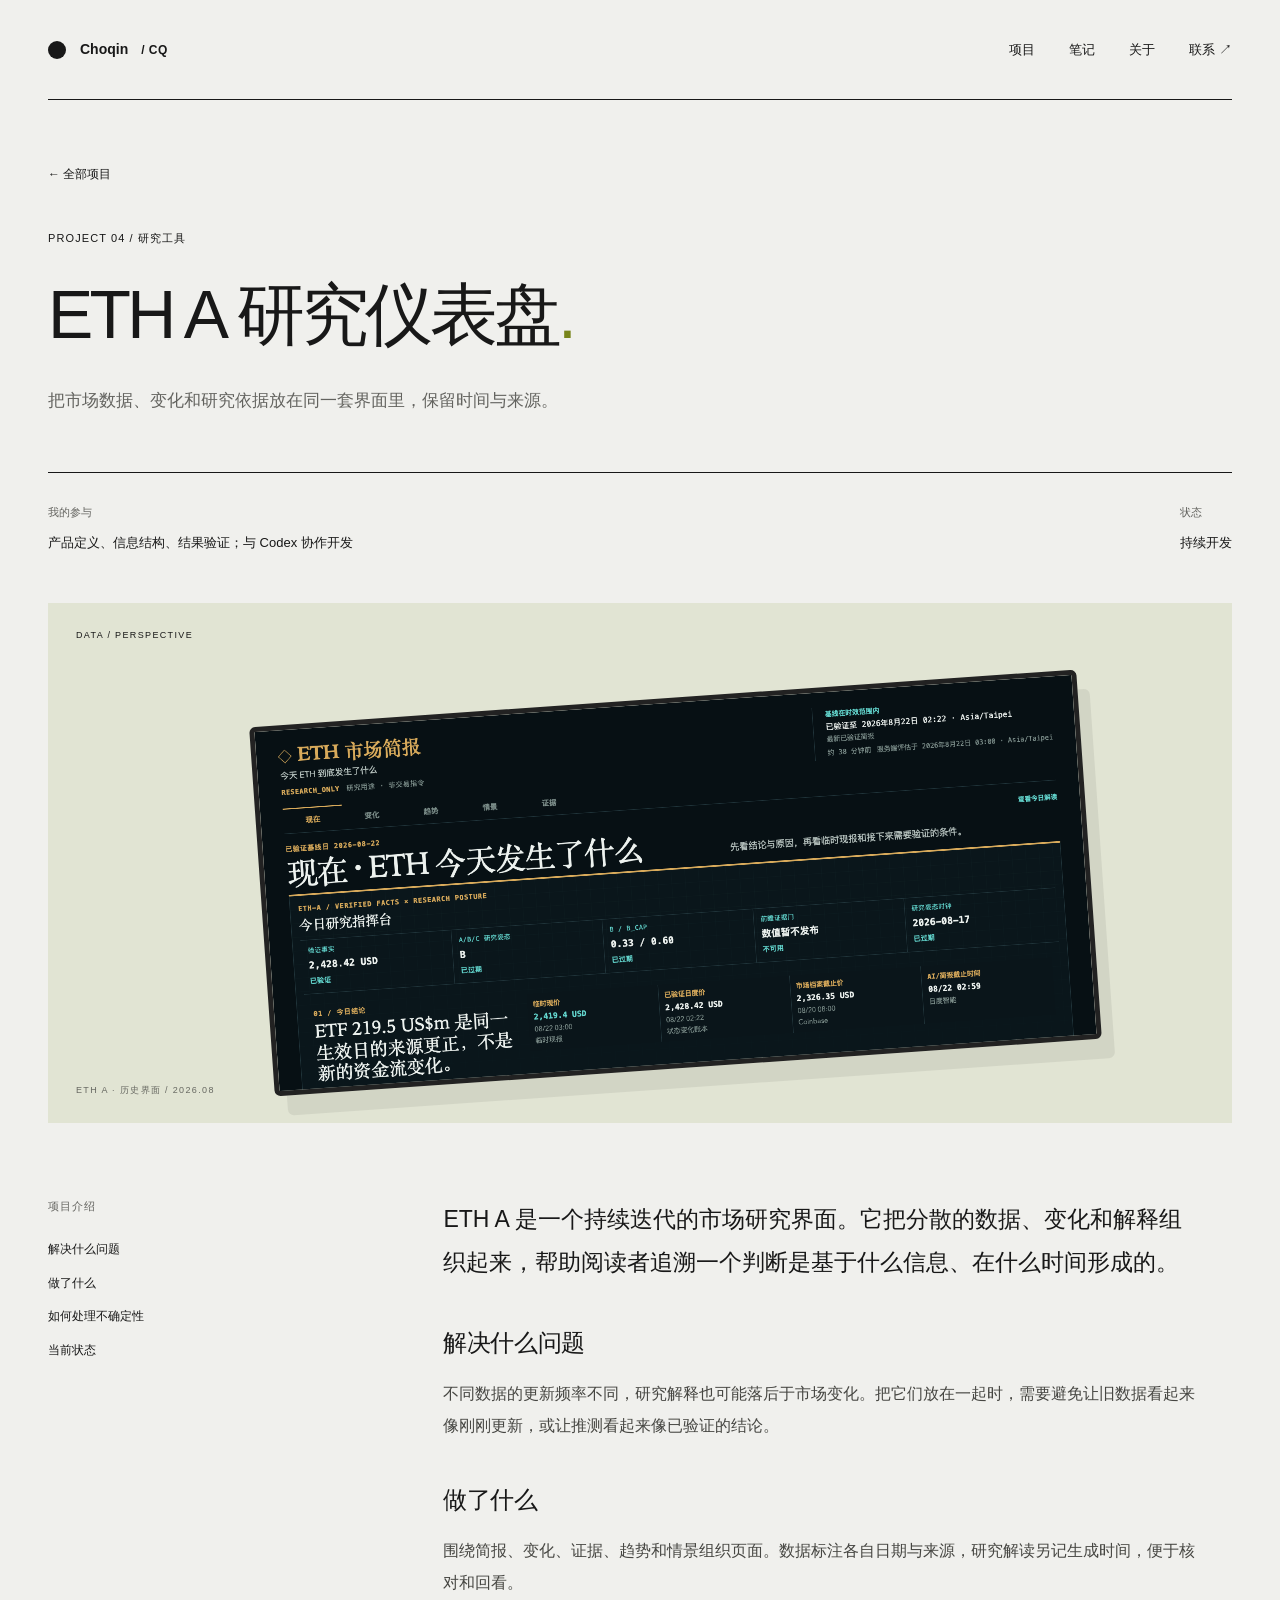
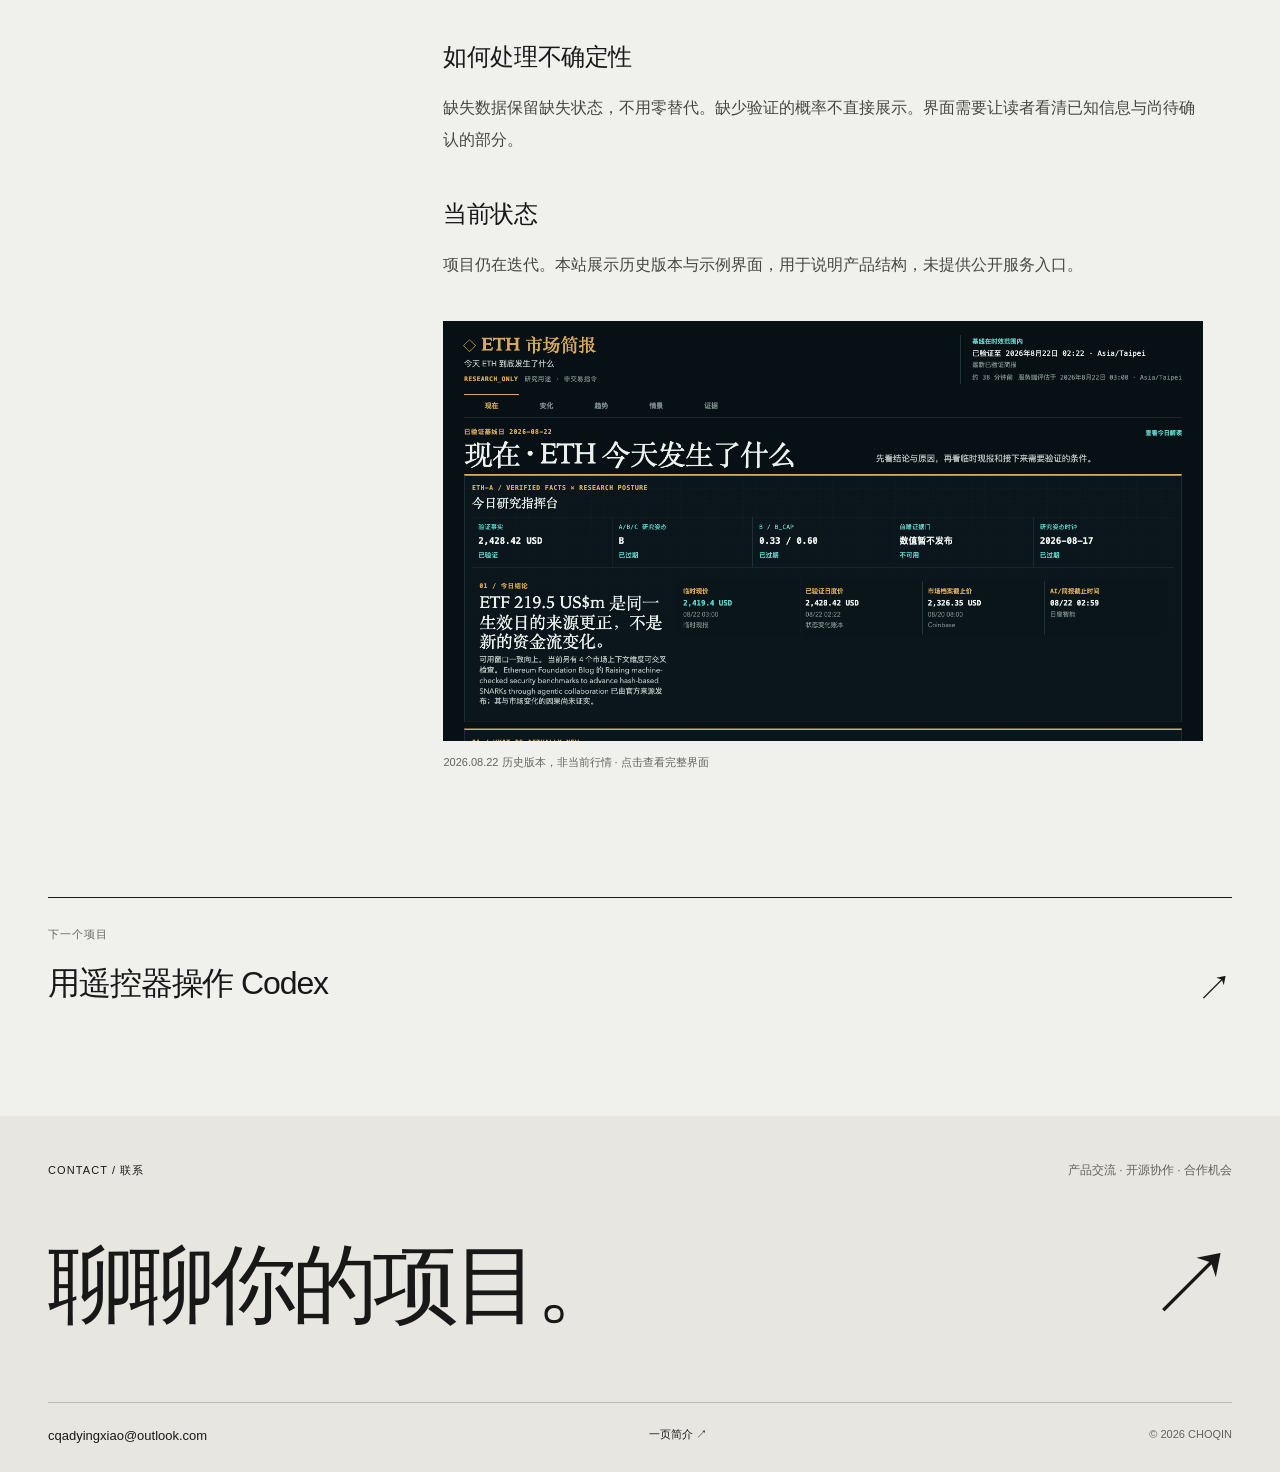
<file: projects/eth-a/index.html>
<!DOCTYPE html><html lang="zh-CN"><head><meta charSet="utf-8"/><meta name="viewport" content="width=device-width, initial-scale=1"/><link rel="stylesheet" href="/_next/static/css/index.D8Ivo_Mk.css" data-rsc-css-href="/_next/static/css/index.D8Ivo_Mk.css" data-precedence="vite-rsc/importer-resources"/><link rel="modulepreload" fetchPriority="low" href="/_next/static/chunks/index-5Bi0k042.js"/><script src="/_next/static/chunks/rolldown-runtime-hePW80VL.js" type="module" async=""></script><script src="/_next/static/chunks/framework-BlZLPK95.js" type="module" async=""></script><script src="/_next/static/chunks/vinext-fpfjwZwe.js" type="module" async=""></script><link rel="modulepreload" href="/_next/static/chunks/layout-segment-context-C26JW9AU.js" crossorigin="" fetchPriority="low"/><title>ETH A 研究仪表盘 — 李少钦 CHOQIN</title><meta name="description" content="把市场数据、变化和研究依据放在同一套界面里，保留时间与来源。"/><meta name="robots" content="index, follow"/><meta property="og:title" content="Choqin / CQ — 李少钦的项目与实践"/><meta property="og:description" content="李少钦，昵称 Choqin，简称 CQ。在东莞经营有量传媒，从事广告投放与企业获客，也与 AI 协作开发工具、研究市场和整理知识。"/><meta property="og:site_name" content="Choqin / CQ"/><meta property="og:type" content="website"/><meta property="og:locale" content="zh_CN"/><meta name="twitter:card" content="summary"/><meta name="twitter:title" content="Choqin / CQ — 李少钦的项目与实践"/><meta name="twitter:description" content="李少钦，昵称 Choqin，简称 CQ。在东莞经营有量传媒，从事广告投放与企业获客，也与 AI 协作开发工具、研究市场和整理知识。"/><link rel="icon" href="/favicon.svg"/><link rel="canonical" href="https://choqin.com/projects/eth-a/"/><script>Object.assign(((self[Symbol.for("vinext.navigationRuntime")]??={bootstrap:{routeManifest:null},functions:{}}).bootstrap.rsc??={rsc:[]}),{params:{"slug":"eth-a"},nav:{"pathname":"/projects/eth-a","searchParams":[]},searchParamsFromBrowser:true})</script><link rel="modulepreload" href="/_next/static/chunks/index-5Bi0k042.js" />
</head><body><script type="application/ld+json">{"@context":"https://schema.org","@graph":[{"@type":"Person","@id":"https://choqin.com/#person","name":"李少钦","alternateName":["Choqin","CQ"],"worksFor":{"@type":"Organization","name":"有量传媒"},"jobTitle":"有量传媒负责人","description":"李少钦，昵称 Choqin，简称 CQ。在东莞经营有量传媒，从事广告投放与企业获客，也与 AI 协作开发工具、研究市场和整理知识。","url":"https://choqin.com/about/","sameAs":["https://github.com/larryppgg"]},{"@type":"WebSite","@id":"https://choqin.com/#website","url":"https://choqin.com","name":"Choqin / CQ","inLanguage":"zh-CN","publisher":{"@id":"https://choqin.com/#person"}}]}</script><a class="skip" href="#main">跳到正文</a><header class="site-header wrap"><a class="identity" href="/" aria-label="李少钦 CHOQIN 首页"><span class="identity-mark" aria-hidden="true"></span><span>Choqin<span class="identity-en">/ CQ</span></span></a><nav aria-label="主导航"><a href="/projects/">项目</a><a href="/writing/">笔记</a><a href="/about/">关于</a><a href="#contact">联系 ↗</a></nav></header><main id="main" class="wrap interior"><script type="application/ld+json">{"@context":"https://schema.org","@type":"CreativeWork","@id":"https://choqin.com/projects/eth-a/#project","url":"https://choqin.com/projects/eth-a/","name":"ETH A 研究仪表盘","description":"把市场数据、变化和研究依据放在同一套界面里，保留时间与来源。","contributor":{"@id":"https://choqin.com/#person"},"inLanguage":"zh-CN"}</script><a class="back-link" href="/projects/">← 全部项目</a><div class="page-heading project-heading"><p class="eyebrow">PROJECT <!-- -->04<!-- --> / <!-- -->研究工具</p><h1>ETH A 研究仪表盘<span class="accent">.</span></h1><p>把市场数据、变化和研究依据放在同一套界面里，保留时间与来源。</p></div><div class="project-facts"><div><span>我的参与</span><p>产品定义、信息结构、结果验证；与 Codex 协作开发</p></div><div><span>状态</span><p>持续开发</p></div></div><div class="project-cover"><div class="project-art art-eth"><span class="art-label">DATA / PERSPECTIVE</span><div class="eth-screen"><img src="/images/eth-history.png" alt="ETH A 历史版本研究界面" width="1440" height="6106" loading="lazy"/></div><span class="art-bottom">ETH A · 历史界面 / 2026.08</span></div></div><div class="reading-layout"><aside><p class="eyebrow">项目介绍</p><a href="#section-0">解决什么问题</a><a href="#section-1">做了什么</a><a href="#section-2">如何处理不确定性</a><a href="#section-3">当前状态</a></aside><article class="prose"><p class="article-opening">ETH A 是一个持续迭代的市场研究界面。它把分散的数据、变化和解释组织起来，帮助阅读者追溯一个判断是基于什么信息、在什么时间形成的。</p><section id="section-0"><h2>解决什么问题</h2><p>不同数据的更新频率不同，研究解释也可能落后于市场变化。把它们放在一起时，需要避免让旧数据看起来像刚刚更新，或让推测看起来像已验证的结论。</p></section><section id="section-1"><h2>做了什么</h2><p>围绕简报、变化、证据、趋势和情景组织页面。数据标注各自日期与来源，研究解读另记生成时间，便于核对和回看。</p></section><section id="section-2"><h2>如何处理不确定性</h2><p>缺失数据保留缺失状态，不用零替代。缺少验证的概率不直接展示。界面需要让读者看清已知信息与尚待确认的部分。</p></section><section id="section-3"><h2>当前状态</h2><p>项目仍在迭代。本站展示历史版本与示例界面，用于说明产品结构，未提供公开服务入口。</p></section><figure class="reference-image"><a href="/images/eth-history.png" target="_blank" rel="noreferrer"><img class="long-screenshot" src="/images/eth-history.png" alt="ETH A 历史版本完整界面" loading="lazy"/></a><figcaption>2026.08.22 历史版本，非当前行情 · 点击查看完整界面</figcaption></figure></article></div><a class="next-project" href="/projects/xiaomi-remote/"><span class="eyebrow">下一个项目</span><strong>用遥控器操作 Codex</strong><span>↗</span></a></main><footer id="contact" class="site-footer"><div class="wrap"><div class="footer-top"><span class="eyebrow">CONTACT / 联系</span><p>产品交流 · 开源协作 · 合作机会</p></div><a class="contact-title" href="mailto:cqadyingxiao@outlook.com">聊聊你的项目。<span aria-hidden="true">↗</span></a><div class="footer-bottom"><a href="mailto:cqadyingxiao@outlook.com">cqadyingxiao@outlook.com</a><a href="/intro/">一页简介 ↗</a><span>© <!-- -->2026<!-- --> CHOQIN</span></div></div></footer><script type="module" src="/_next/static/chunks/index-5Bi0k042.js" id="_R_" async=""></script><script>((self[Symbol.for("vinext.navigationRuntime")]??={bootstrap:{routeManifest:null},functions:{}}).bootstrap.rsc??={rsc:[]}).rsc.push("0:{\"page:/projects/eth-a\":\"$L1\",\"layout:/\":\"$L2\",\"route:/projects/eth-a\":\"$L3\",\"__route\":\"route:/projects/eth-a\",\"__interceptionContext\":null,\"__layoutIds\":[\"layout:/\"],\"__rootLayout\":\"/\",\"__bfcacheSegmentIdentities\":{\"layout:/\":\"[\\\"layout\\\",\\\"layout:/\\\",\\\"root-boundary:/\\\",\\\"\\\"]\",\"page:/projects/eth-a\":\"[\\\"page\\\",\\\"page:/projects/:slug\\\",\\\"root-boundary:/\\\",\\\"[\\\\\\\"projects\\\\\\\",\\\\\\\"slug|eth-a|d\\\\\\\"]\\\"]\"},\"__srcPage\":[\"projects\",\"[slug]\",\"page\"],\"__layoutFlags\":{\"layout:/\":\"s\"},\"__artifactCompatibility\":{\"schemaVersion\":1,\"graphVersion\":\"app-route-graph:e2b6660f752f1534\",\"deploymentVersion\":\"fc378ed1-be73-489e-a7aa-e297ea87685b\",\"appElementsSchemaVersion\":1,\"rscPayloadSchemaVersion\":1,\"rootBoundaryId\":\"/\",\"renderEpoch\":null}}\n")</script><script>((self[Symbol.for("vinext.navigationRuntime")]??={bootstrap:{routeManifest:null},functions:{}}).bootstrap.rsc??={rsc:[]}).rsc.push("4:I[\"8c0f216c4604\",[],\"Children\",1]\n")</script><script>((self[Symbol.for("vinext.navigationRuntime")]??={bootstrap:{routeManifest:null},functions:{}}).bootstrap.rsc??={rsc:[]}).rsc.push("5:\"GlobalErrorBoundary\"\n")</script><script>((self[Symbol.for("vinext.navigationRuntime")]??={bootstrap:{routeManifest:null},functions:{}}).bootstrap.rsc??={rsc:[]}).rsc.push("6:I[\"593f344dc510\",[],\"$5\",1]\n")</script><script>((self[Symbol.for("vinext.navigationRuntime")]??={bootstrap:{routeManifest:null},functions:{}}).bootstrap.rsc??={rsc:[]}).rsc.push("7:I[\"0b874ad30386\",[],\"default\",1]\n")</script><script>((self[Symbol.for("vinext.navigationRuntime")]??={bootstrap:{routeManifest:null},functions:{}}).bootstrap.rsc??={rsc:[]}).rsc.push("8:I[\"593f344dc510\",[],\"ErrorBoundary\",1]\n")</script><script>((self[Symbol.for("vinext.navigationRuntime")]??={bootstrap:{routeManifest:null},functions:{}}).bootstrap.rsc??={rsc:[]}).rsc.push("9:\"LayoutSegmentProvider\"\n")</script><script>((self[Symbol.for("vinext.navigationRuntime")]??={bootstrap:{routeManifest:null},functions:{}}).bootstrap.rsc??={rsc:[]}).rsc.push("a:I[\"15c18cfaeeff\",[],\"$9\",1]\n")</script><script>((self[Symbol.for("vinext.navigationRuntime")]??={bootstrap:{routeManifest:null},functions:{}}).bootstrap.rsc??={rsc:[]}).rsc.push("b:I[\"8c0f216c4604\",[],\"Slot\",1]\n")</script><script>((self[Symbol.for("vinext.navigationRuntime")]??={bootstrap:{routeManifest:null},functions:{}}).bootstrap.rsc??={rsc:[]}).rsc.push("c:\"NotFoundBoundary\"\n")</script><script>((self[Symbol.for("vinext.navigationRuntime")]??={bootstrap:{routeManifest:null},functions:{}}).bootstrap.rsc??={rsc:[]}).rsc.push("d:I[\"593f344dc510\",[],\"$c\",1]\n")</script><script>((self[Symbol.for("vinext.navigationRuntime")]??={bootstrap:{routeManifest:null},functions:{}}).bootstrap.rsc??={rsc:[]}).rsc.push("e:\"AppRouterScrollTarget\"\n")</script><script>((self[Symbol.for("vinext.navigationRuntime")]??={bootstrap:{routeManifest:null},functions:{}}).bootstrap.rsc??={rsc:[]}).rsc.push("f:I[\"9276801271d6\",[],\"$e\",1]\n")</script><script>((self[Symbol.for("vinext.navigationRuntime")]??={bootstrap:{routeManifest:null},functions:{}}).bootstrap.rsc??={rsc:[]}).rsc.push("10:\"RedirectBoundary\"\n")</script><script>((self[Symbol.for("vinext.navigationRuntime")]??={bootstrap:{routeManifest:null},functions:{}}).bootstrap.rsc??={rsc:[]}).rsc.push("11:I[\"593f344dc510\",[],\"$10\",1]\n")</script><script>((self[Symbol.for("vinext.navigationRuntime")]??={bootstrap:{routeManifest:null},functions:{}}).bootstrap.rsc??={rsc:[]}).rsc.push(":HL[\"/_next/static/css/index.D8Ivo_Mk.css\",\"style\"]\n")</script><script>((self[Symbol.for("vinext.navigationRuntime")]??={bootstrap:{routeManifest:null},functions:{}}).bootstrap.rsc??={rsc:[]}).rsc.push("2:[[[\"$\",\"link\",\"css:/_next/static/css/index.D8Ivo_Mk.css\",{\"rel\":\"stylesheet\",\"precedence\":\"vite-rsc/importer-resources\",\"href\":\"/_next/static/css/index.D8Ivo_Mk.css\",\"data-rsc-css-href\":\"/_next/static/css/index.D8Ivo_Mk.css\"}],\"$undefined\"],[\"$\",\"html\",null,{\"lang\":\"zh-CN\",\"children\":[\"$\",\"body\",null,{\"children\":[[\"$\",\"script\",null,{\"type\":\"application/ld+json\",\"dangerouslySetInnerHTML\":{\"__html\":\"{\\\"@context\\\":\\\"https://schema.org\\\",\\\"@graph\\\":[{\\\"@type\\\":\\\"Person\\\",\\\"@id\\\":\\\"https://choqin.com/#person\\\",\\\"name\\\":\\\"李少钦\\\",\\\"alternateName\\\":[\\\"Choqin\\\",\\\"CQ\\\"],\\\"worksFor\\\":{\\\"@type\\\":\\\"Organization\\\",\\\"name\\\":\\\"有量传媒\\\"},\\\"jobTitle\\\":\\\"有量传媒负责人\\\",\\\"description\\\":\\\"李少钦，昵称 Choqin，简称 CQ。在东莞经营有量传媒，从事广告投放与企业获客，也与 AI 协作开发工具、研究市场和整理知识。\\\",\\\"url\\\":\\\"https://choqin.com/about/\\\",\\\"sameAs\\\":[\\\"https://github.com/larryppgg\\\"]},{\\\"@type\\\":\\\"WebSite\\\",\\\"@id\\\":\\\"https://choqin.com/#website\\\",\\\"url\\\":\\\"https://choqin.com\\\",\\\"name\\\":\\\"Choqin / CQ\\\",\\\"inLanguage\\\":\\\"zh-CN\\\",\\\"publisher\\\":{\\\"@id\\\":\\\"https://choqin.com/#person\\\"}}]}\"}}],[\"$\",\"a\",null,{\"className\":\"skip\",\"href\":\"#main\",\"children\":\"跳到正文\"}],[\"$\",\"header\",null,{\"className\":\"site-header wrap\",\"children\":[[\"$\",\"a\",null,{\"className\":\"identity\",\"href\":\"/\",\"aria-label\":\"李少钦 CHOQIN 首页\",\"children\":[[\"$\",\"span\",null,{\"className\":\"identity-mark\",\"aria-hidden\":\"true\"}],[\"$\",\"span\",null,{\"children\":[\"Choqin\",[\"$\",\"span\",null,{\"className\":\"identity-en\",\"children\":\"/ CQ\"}]]}]]}],[\"$\",\"nav\",null,{\"aria-label\":\"主导航\",\"children\":[[\"$\",\"a\",null,{\"href\":\"/projects/\",\"children\":\"项目\"}],[\"$\",\"a\",null,{\"href\":\"/writing/\",\"children\":\"笔记\"}],[\"$\",\"a\",null,{\"href\":\"/about/\",\"children\":\"关于\"}],[\"$\",\"a\",null,{\"href\":\"#contact\",\"children\":\"联系 ↗\"}]]}]]}],[\"$\",\"$L4\",null,{}],[\"$\",\"footer\",null,{\"id\":\"contact\",\"className\":\"site-footer\",\"children\":[\"$\",\"div\",null,{\"className\":\"wrap\",\"children\":[[\"$\",\"div\",null,{\"className\":\"footer-top\",\"children\":[[\"$\",\"span\",null,{\"className\":\"eyebrow\",\"children\":\"CONTACT / 联系\"}],[\"$\",\"p\",null,{\"children\":\"产品交流 · 开源协作 · 合作机会\"}]]}],[\"$\",\"a\",null,{\"className\":\"contact-title\",\"href\":\"mailto:cqadyingxiao@outlook.com\",\"children\":[\"聊聊你的项目。\",[\"$\",\"span\",null,{\"aria-hidden\":\"true\",\"children\":\"↗\"}]]}],[\"$\",\"div\",null,{\"className\":\"footer-bottom\",\"children\":[[\"$\",\"a\",null,{\"href\":\"mailto:cqadyingxiao@outlook.com\",\"children\":\"cqadyingxiao@outlook.com\"}],[\"$\",\"a\",null,{\"href\":\"/intro/\",\"children\":\"一页简介 ↗\"}],[\"$\",\"span\",null,{\"children\":[\"© \",2026,\" CHOQIN\"]}]]}]]}]}]]}]}]]\n")</script><script>((self[Symbol.for("vinext.navigationRuntime")]??={bootstrap:{routeManifest:null},functions:{}}).bootstrap.rsc??={rsc:[]}).rsc.push("3:[[[\"$\",\"meta\",null,{\"charSet\":\"utf-8\"}],[[\"$\",\"title\",\"0\",{\"children\":\"ETH A 研究仪表盘 — 李少钦 CHOQIN\"}],[\"$\",\"meta\",\"1\",{\"name\":\"description\",\"content\":\"把市场数据、变化和研究依据放在同一套界面里，保留时间与来源。\"}],[\"$\",\"meta\",\"2\",{\"name\":\"robots\",\"content\":\"index, follow\"}],[\"$\",\"meta\",\"3\",{\"property\":\"og:title\",\"content\":\"Choqin / CQ — 李少钦的项目与实践\"}],[\"$\",\"meta\",\"4\",{\"property\":\"og:description\",\"content\":\"李少钦，昵称 Choqin，简称 CQ。在东莞经营有量传媒，从事广告投放与企业获客，也与 AI 协作开发工具、研究市场和整理知识。\"}],[\"$\",\"meta\",\"5\",{\"property\":\"og:site_name\",\"content\":\"Choqin / CQ\"}],[\"$\",\"meta\",\"6\",{\"property\":\"og:type\",\"content\":\"website\"}],[\"$\",\"meta\",\"7\",{\"property\":\"og:locale\",\"content\":\"zh_CN\"}],[\"$\",\"meta\",\"8\",{\"name\":\"twitter:card\",\"content\":\"summary\"}],[\"$\",\"meta\",\"9\",{\"name\":\"twitter:title\",\"content\":\"Choqin / CQ — 李少钦的项目与实践\"}],[\"$\",\"meta\",\"10\",{\"name\":\"twitter:description\",\"content\":\"李少钦，昵称 Choqin，简称 CQ。在东莞经营有量传媒，从事广告投放与企业获客，也与 AI 协作开发工具、研究市场和整理知识。\"}],[\"$\",\"link\",\"11\",{\"data-vinext-streamed-icon\":\"$undefined\",\"rel\":\"icon\",\"href\":\"/favicon.svg\",\"type\":\"$undefined\",\"sizes\":\"$undefined\",\"color\":\"$undefined\",\"media\":\"$undefined\",\"fetchPriority\":\"$undefined\"}],[\"$\",\"link\",\"12\",{\"rel\":\"canonical\",\"href\":\"https://choqin.com/projects/eth-a/\"}]],[[\"$\",\"meta\",\"0\",{\"name\":\"viewport\",\"content\":\"width=device-width, initial-scale=1\"}]]],[\"$\",\"$L6\",null,{\"fallback\":\"$7\",\"children\":[\"$\",\"$L8\",null,{\"fallback\":\"$7\",\"children\":[\"$\",\"$La\",null,{\"providerId\":\"layout:/\",\"segmentMap\":{\"children\":[\"projects\",\"eth-a\"]},\"children\":[\"$\",\"$Lb\",null,{\"id\":\"layout:/\",\"parallelSlots\":\"$undefined\",\"children\":[\"$\",\"$Ld\",null,{\"resetKey\":\"projects\",\"fallback\":[\"$\",\"main\",null,{\"id\":\"main\",\"className\":\"wrap interior\",\"children\":[[\"$\",\"div\",null,{\"className\":\"page-heading\",\"children\":[[\"$\",\"p\",null,{\"className\":\"eyebrow\",\"children\":\"404 / NOT FOUND\"}],[\"$\",\"h1\",null,{\"children\":[\"页面不存在\",[\"$\",\"span\",null,{\"className\":\"accent\",\"children\":\".\"}]]}],[\"$\",\"p\",null,{\"children\":\"你可以返回首页，继续查看项目与笔记。\"}]]}],[\"$\",\"a\",null,{\"className\":\"button\",\"href\":\"/\",\"children\":\"返回首页 ↗\"}]]}],\"children\":[\"$\",\"$Ld\",null,{\"resetKey\":\"[\\\"projects\\\",\\\"slug|eth-a|d\\\"]\",\"fallback\":[\"$\",\"main\",null,{\"id\":\"main\",\"className\":\"wrap interior\",\"children\":[[\"$\",\"div\",null,{\"className\":\"page-heading\",\"children\":[[\"$\",\"p\",null,{\"className\":\"eyebrow\",\"children\":\"404 / NOT FOUND\"}],[\"$\",\"h1\",null,{\"children\":[\"页面不存在\",[\"$\",\"span\",null,{\"className\":\"accent\",\"children\":\".\"}]]}],[\"$\",\"p\",null,{\"children\":\"你可以返回首页，继续查看项目与笔记。\"}]]}],[\"$\",\"a\",null,{\"className\":\"button\",\"href\":\"/\",\"children\":\"返回首页 ↗\"}]]}],\"children\":[\"$\",\"$Lf\",null,{\"children\":[\"$\",\"$L11\",null,{\"children\":[[\"$\",\"$La\",null,{\"providerId\":\"page:/projects/eth-a\",\"segmentMap\":{\"children\":[\"__PAGE__\"]},\"children\":[\"$\",\"$Lb\",null,{\"id\":\"page:/projects/eth-a\"}]}],null]}]}]}]}]}]}]}]}],null,null]\n")</script><script>((self[Symbol.for("vinext.navigationRuntime")]??={bootstrap:{routeManifest:null},functions:{}}).bootstrap.rsc??={rsc:[]}).rsc.push("1:[\"$\",\"main\",null,{\"id\":\"main\",\"className\":\"wrap interior\",\"children\":[[\"$\",\"script\",null,{\"type\":\"application/ld+json\",\"dangerouslySetInnerHTML\":{\"__html\":\"{\\\"@context\\\":\\\"https://schema.org\\\",\\\"@type\\\":\\\"CreativeWork\\\",\\\"@id\\\":\\\"https://choqin.com/projects/eth-a/#project\\\",\\\"url\\\":\\\"https://choqin.com/projects/eth-a/\\\",\\\"name\\\":\\\"ETH A 研究仪表盘\\\",\\\"description\\\":\\\"把市场数据、变化和研究依据放在同一套界面里，保留时间与来源。\\\",\\\"contributor\\\":{\\\"@id\\\":\\\"https://choqin.com/#person\\\"},\\\"inLanguage\\\":\\\"zh-CN\\\"}\"}}],[\"$\",\"a\",null,{\"className\":\"back-link\",\"href\":\"/projects/\",\"children\":\"← 全部项目\"}],[\"$\",\"div\",null,{\"className\":\"page-heading project-heading\",\"children\":[[\"$\",\"p\",null,{\"className\":\"eyebrow\",\"children\":[\"PROJECT \",\"04\",\" / \",\"研究工具\"]}],[\"$\",\"h1\",null,{\"children\":[\"ETH A 研究仪表盘\",[\"$\",\"span\",null,{\"className\":\"accent\",\"children\":\".\"}]]}],[\"$\",\"p\",null,{\"children\":\"把市场数据、变化和研究依据放在同一套界面里，保留时间与来源。\"}]]}],[\"$\",\"div\",null,{\"className\":\"project-facts\",\"children\":[[\"$\",\"div\",null,{\"children\":[[\"$\",\"span\",null,{\"children\":\"我的参与\"}],[\"$\",\"p\",null,{\"children\":\"产品定义、信息结构、结果验证；与 Codex 协作开发\"}]]}],[\"$\",\"div\",null,{\"children\":[[\"$\",\"span\",null,{\"children\":\"状态\"}],[\"$\",\"p\",null,{\"children\":\"持续开发\"}]]}],false]}],[\"$\",\"div\",null,{\"className\":\"project-cover\",\"children\":[\"$\",\"div\",null,{\"className\":\"project-art art-eth\",\"children\":[[\"$\",\"span\",null,{\"className\":\"art-label\",\"children\":\"DATA / PERSPECTIVE\"}],[\"$\",\"div\",null,{\"className\":\"eth-screen\",\"children\":[\"$\",\"img\",null,{\"src\":\"/images/eth-history.png\",\"alt\":\"ETH A 历史版本研究界面\",\"width\":\"1440\",\"height\":\"6106\",\"loading\":\"lazy\"}]}],[\"$\",\"span\",null,{\"className\":\"art-bottom\",\"children\":\"ETH A · 历史界面 / 2026.08\"}]]}]}],[\"$\",\"div\",null,{\"className\":\"reading-layout\",\"children\":[[\"$\",\"aside\",null,{\"children\":[[\"$\",\"p\",null,{\"className\":\"eyebrow\",\"children\":\"项目介绍\"}],[[\"$\",\"a\",\"解决什么问题\",{\"href\":\"#section-0\",\"children\":\"解决什么问题\"}],[\"$\",\"a\",\"做了什么\",{\"href\":\"#section-1\",\"children\":\"做了什么\"}],[\"$\",\"a\",\"如何处理不确定性\",{\"href\":\"#section-2\",\"children\":\"如何处理不确定性\"}],[\"$\",\"a\",\"当前状态\",{\"href\":\"#section-3\",\"children\":\"当前状态\"}]]]}],[\"$\",\"article\",null,{\"className\":\"prose\",\"children\":[[\"$\",\"p\",null,{\"className\":\"article-opening\",\"children\":\"ETH A 是一个持续迭代的市场研究界面。它把分散的数据、变化和解释组织起来，帮助阅读者追溯一个判断是基于什么信息、在什么时间形成的。\"}],[[\"$\",\"section\",\"解决什么问题\",{\"id\":\"section-0\",\"children\":[[\"$\",\"h2\",null,{\"children\":\"解决什么问题\"}],[\"$\",\"p\",null,{\"children\":\"不同数据的更新频率不同，研究解释也可能落后于市场变化。把它们放在一起时，需要避免让旧数据看起来像刚刚更新，或让推测看起来像已验证的结论。\"}]]}],[\"$\",\"section\",\"做了什么\",{\"id\":\"section-1\",\"children\":[[\"$\",\"h2\",null,{\"children\":\"做了什么\"}],[\"$\",\"p\",null,{\"children\":\"围绕简报、变化、证据、趋势和情景组织页面。数据标注各自日期与来源，研究解读另记生成时间，便于核对和回看。\"}]]}],[\"$\",\"section\",\"如何处理不确定性\",{\"id\":\"section-2\",\"children\":[[\"$\",\"h2\",null,{\"children\":\"如何处理不确定性\"}],[\"$\",\"p\",null,{\"children\":\"缺失数据保留缺失状态，不用零替代。缺少验证的概率不直接展示。界面需要让读者看清已知信息与尚待确认的部分。\"}]]}],[\"$\",\"section\",\"当前状态\",{\"id\":\"section-3\",\"children\":[[\"$\",\"h2\",null,{\"children\":\"当前状态\"}],[\"$\",\"p\",null,{\"children\":\"项目仍在迭代。本站展示历史版本与示例界面，用于说明产品结构，未提供公开服务入口。\"}]]}]],false,[\"$\",\"figure\",null,{\"className\":\"reference-image\",\"children\":[[\"$\",\"a\",null,{\"href\":\"/images/eth-history.png\",\"target\":\"_blank\",\"rel\":\"noreferrer\",\"children\":[\"$\",\"img\",null,{\"className\":\"long-screenshot\",\"src\":\"/images/eth-history.png\",\"alt\":\"ETH A 历史版本完整界面\",\"loading\":\"lazy\"}]}],[\"$\",\"figcaption\",null,{\"children\":\"2026.08.22 历史版本，非当前行情 · 点击查看完整界面\"}]]}],false]}]]}],[\"$\",\"a\",null,{\"className\":\"next-project\",\"href\":\"/projects/xiaomi-remote/\",\"children\":[[\"$\",\"span\",null,{\"className\":\"eyebrow\",\"children\":\"下一个项目\"}],[\"$\",\"strong\",null,{\"children\":\"用遥控器操作 Codex\"}],[\"$\",\"span\",null,{\"children\":\"↗\"}]]}]]}]\n")</script><script>Object.assign(((self[Symbol.for("vinext.navigationRuntime")]??={bootstrap:{routeManifest:null},functions:{}}).bootstrap.rsc??={rsc:[]}),{"initialCacheKind":"static"});((self[Symbol.for("vinext.navigationRuntime")]??={bootstrap:{routeManifest:null},functions:{}}).bootstrap.rsc??={rsc:[]}).done=true</script></body></html>
</file>
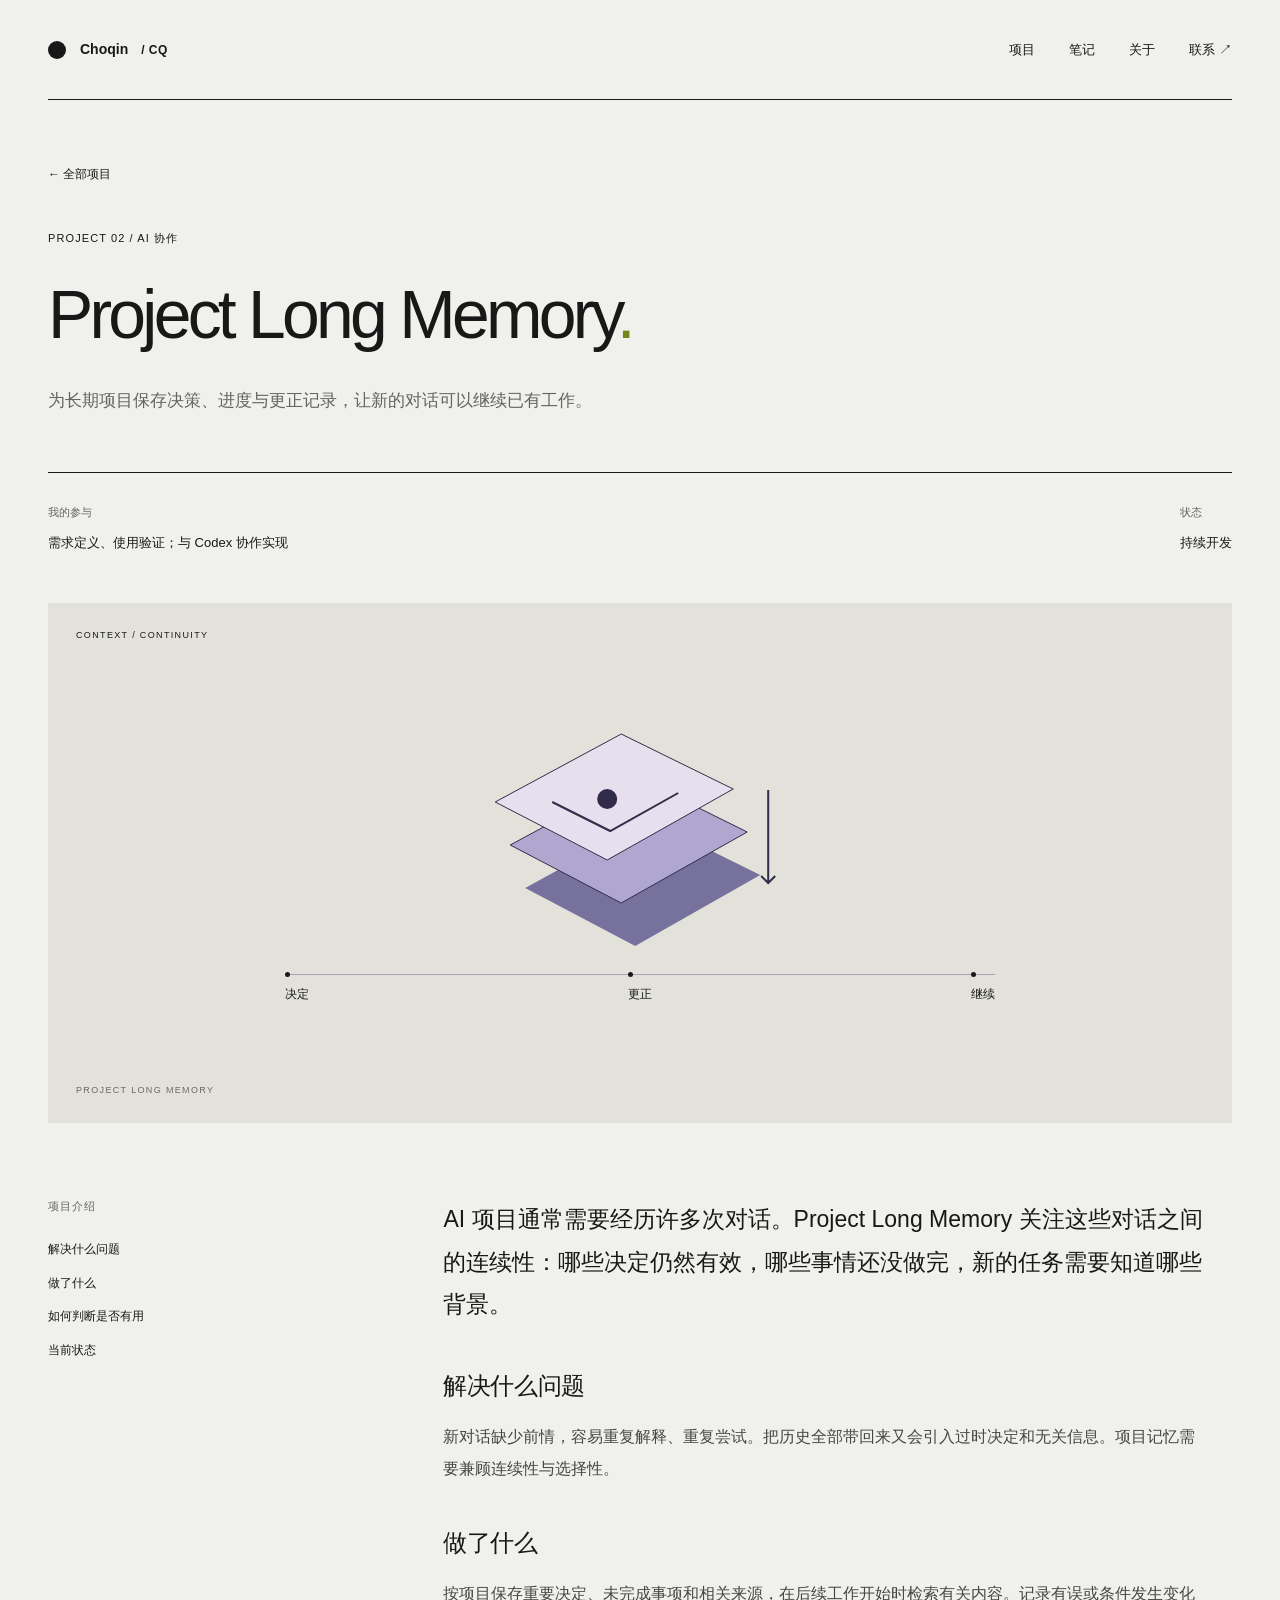
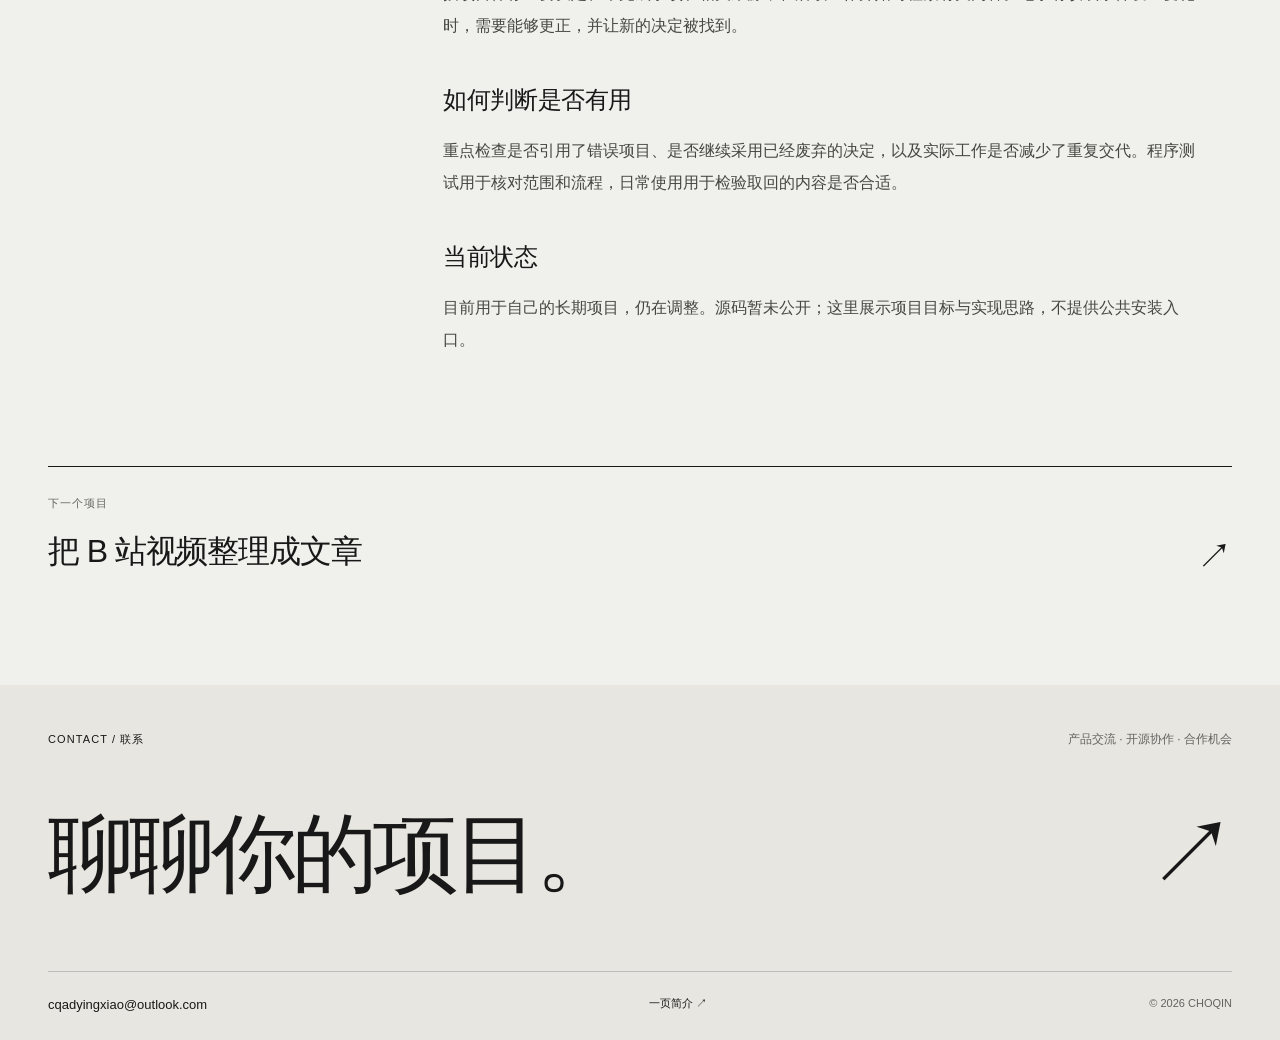
<file: projects/project-memory/index.html>
<!DOCTYPE html><html lang="zh-CN"><head><meta charSet="utf-8"/><meta name="viewport" content="width=device-width, initial-scale=1"/><link rel="stylesheet" href="/_next/static/css/index.D8Ivo_Mk.css" data-rsc-css-href="/_next/static/css/index.D8Ivo_Mk.css" data-precedence="vite-rsc/importer-resources"/><link rel="modulepreload" fetchPriority="low" href="/_next/static/chunks/index-5Bi0k042.js"/><script src="/_next/static/chunks/rolldown-runtime-hePW80VL.js" type="module" async=""></script><script src="/_next/static/chunks/framework-BlZLPK95.js" type="module" async=""></script><script src="/_next/static/chunks/vinext-fpfjwZwe.js" type="module" async=""></script><link rel="modulepreload" href="/_next/static/chunks/layout-segment-context-C26JW9AU.js" crossorigin="" fetchPriority="low"/><title>Project Long Memory — 李少钦 CHOQIN</title><meta name="description" content="为长期项目保存决策、进度与更正记录，让新的对话可以继续已有工作。"/><meta name="robots" content="index, follow"/><meta property="og:title" content="Choqin / CQ — 李少钦的项目与实践"/><meta property="og:description" content="李少钦，昵称 Choqin，简称 CQ。在东莞经营有量传媒，从事广告投放与企业获客，也与 AI 协作开发工具、研究市场和整理知识。"/><meta property="og:site_name" content="Choqin / CQ"/><meta property="og:type" content="website"/><meta property="og:locale" content="zh_CN"/><meta name="twitter:card" content="summary"/><meta name="twitter:title" content="Choqin / CQ — 李少钦的项目与实践"/><meta name="twitter:description" content="李少钦，昵称 Choqin，简称 CQ。在东莞经营有量传媒，从事广告投放与企业获客，也与 AI 协作开发工具、研究市场和整理知识。"/><link rel="icon" href="/favicon.svg"/><link rel="canonical" href="https://choqin.com/projects/project-memory/"/><script>Object.assign(((self[Symbol.for("vinext.navigationRuntime")]??={bootstrap:{routeManifest:null},functions:{}}).bootstrap.rsc??={rsc:[]}),{params:{"slug":"project-memory"},nav:{"pathname":"/projects/project-memory","searchParams":[]},searchParamsFromBrowser:true})</script><link rel="modulepreload" href="/_next/static/chunks/index-5Bi0k042.js" />
</head><body><script type="application/ld+json">{"@context":"https://schema.org","@graph":[{"@type":"Person","@id":"https://choqin.com/#person","name":"李少钦","alternateName":["Choqin","CQ"],"worksFor":{"@type":"Organization","name":"有量传媒"},"jobTitle":"有量传媒负责人","description":"李少钦，昵称 Choqin，简称 CQ。在东莞经营有量传媒，从事广告投放与企业获客，也与 AI 协作开发工具、研究市场和整理知识。","url":"https://choqin.com/about/","sameAs":["https://github.com/larryppgg"]},{"@type":"WebSite","@id":"https://choqin.com/#website","url":"https://choqin.com","name":"Choqin / CQ","inLanguage":"zh-CN","publisher":{"@id":"https://choqin.com/#person"}}]}</script><a class="skip" href="#main">跳到正文</a><header class="site-header wrap"><a class="identity" href="/" aria-label="李少钦 CHOQIN 首页"><span class="identity-mark" aria-hidden="true"></span><span>Choqin<span class="identity-en">/ CQ</span></span></a><nav aria-label="主导航"><a href="/projects/">项目</a><a href="/writing/">笔记</a><a href="/about/">关于</a><a href="#contact">联系 ↗</a></nav></header><main id="main" class="wrap interior"><script type="application/ld+json">{"@context":"https://schema.org","@type":"CreativeWork","@id":"https://choqin.com/projects/project-memory/#project","url":"https://choqin.com/projects/project-memory/","name":"Project Long Memory","description":"为长期项目保存决策、进度与更正记录，让新的对话可以继续已有工作。","contributor":{"@id":"https://choqin.com/#person"},"inLanguage":"zh-CN"}</script><a class="back-link" href="/projects/">← 全部项目</a><div class="page-heading project-heading"><p class="eyebrow">PROJECT <!-- -->02<!-- --> / <!-- -->AI 协作</p><h1>Project Long Memory<span class="accent">.</span></h1><p>为长期项目保存决策、进度与更正记录，让新的对话可以继续已有工作。</p></div><div class="project-facts"><div><span>我的参与</span><p>需求定义、使用验证；与 Codex 协作实现</p></div><div><span>状态</span><p>持续开发</p></div></div><div class="project-cover"><div class="project-art art-memory" aria-label="项目记忆的跨会话结构示意"><span class="art-label">CONTEXT / CONTINUITY</span><div class="memory-graphic"><svg class="memory-layers" viewBox="0 0 380 240" aria-hidden="true"><path d="M75 166 185 224 310 153 199 98Z" fill="#76729d"></path><path d="M60 123 171 181 297 110 186 55Z" fill="#b0a7d0" stroke="#312c49" stroke-width="1"></path><path d="M45 80 157 138 283 67 171 12Z" fill="#e6dfed" stroke="#312c49" stroke-width="1"></path><path d="m102 80 58 29 68-38" fill="none" stroke="#312c49" stroke-width="2"></path><circle cx="157" cy="77" r="10" fill="#312c49"></circle><path d="M318 68v93m-7-7 7 7 7-7" stroke="#312c49" stroke-width="2" fill="none"></path></svg><div class="memory-path"><span>决定</span><span>更正</span><span>继续</span></div></div><span class="art-bottom">PROJECT LONG MEMORY</span></div></div><div class="reading-layout"><aside><p class="eyebrow">项目介绍</p><a href="#section-0">解决什么问题</a><a href="#section-1">做了什么</a><a href="#section-2">如何判断是否有用</a><a href="#section-3">当前状态</a></aside><article class="prose"><p class="article-opening">AI 项目通常需要经历许多次对话。Project Long Memory 关注这些对话之间的连续性：哪些决定仍然有效，哪些事情还没做完，新的任务需要知道哪些背景。</p><section id="section-0"><h2>解决什么问题</h2><p>新对话缺少前情，容易重复解释、重复尝试。把历史全部带回来又会引入过时决定和无关信息。项目记忆需要兼顾连续性与选择性。</p></section><section id="section-1"><h2>做了什么</h2><p>按项目保存重要决定、未完成事项和相关来源，在后续工作开始时检索有关内容。记录有误或条件发生变化时，需要能够更正，并让新的决定被找到。</p></section><section id="section-2"><h2>如何判断是否有用</h2><p>重点检查是否引用了错误项目、是否继续采用已经废弃的决定，以及实际工作是否减少了重复交代。程序测试用于核对范围和流程，日常使用用于检验取回的内容是否合适。</p></section><section id="section-3"><h2>当前状态</h2><p>目前用于自己的长期项目，仍在调整。源码暂未公开；这里展示项目目标与实现思路，不提供公共安装入口。</p></section></article></div><a class="next-project" href="/projects/video-to-article/"><span class="eyebrow">下一个项目</span><strong>把 B 站视频整理成文章</strong><span>↗</span></a></main><footer id="contact" class="site-footer"><div class="wrap"><div class="footer-top"><span class="eyebrow">CONTACT / 联系</span><p>产品交流 · 开源协作 · 合作机会</p></div><a class="contact-title" href="mailto:cqadyingxiao@outlook.com">聊聊你的项目。<span aria-hidden="true">↗</span></a><div class="footer-bottom"><a href="mailto:cqadyingxiao@outlook.com">cqadyingxiao@outlook.com</a><a href="/intro/">一页简介 ↗</a><span>© <!-- -->2026<!-- --> CHOQIN</span></div></div></footer><script type="module" src="/_next/static/chunks/index-5Bi0k042.js" id="_R_" async=""></script><script>((self[Symbol.for("vinext.navigationRuntime")]??={bootstrap:{routeManifest:null},functions:{}}).bootstrap.rsc??={rsc:[]}).rsc.push("0:{\"page:/projects/project-memory\":\"$L1\",\"layout:/\":\"$L2\",\"route:/projects/project-memory\":\"$L3\",\"__route\":\"route:/projects/project-memory\",\"__interceptionContext\":null,\"__layoutIds\":[\"layout:/\"],\"__rootLayout\":\"/\",\"__bfcacheSegmentIdentities\":{\"layout:/\":\"[\\\"layout\\\",\\\"layout:/\\\",\\\"root-boundary:/\\\",\\\"\\\"]\",\"page:/projects/project-memory\":\"[\\\"page\\\",\\\"page:/projects/:slug\\\",\\\"root-boundary:/\\\",\\\"[\\\\\\\"projects\\\\\\\",\\\\\\\"slug|project-memory|d\\\\\\\"]\\\"]\"},\"__srcPage\":[\"projects\",\"[slug]\",\"page\"],\"__layoutFlags\":{\"layout:/\":\"s\"},\"__artifactCompatibility\":{\"schemaVersion\":1,\"graphVersion\":\"app-route-graph:e2b6660f752f1534\",\"deploymentVersion\":\"fc378ed1-be73-489e-a7aa-e297ea87685b\",\"appElementsSchemaVersion\":1,\"rscPayloadSchemaVersion\":1,\"rootBoundaryId\":\"/\",\"renderEpoch\":null}}\n")</script><script>((self[Symbol.for("vinext.navigationRuntime")]??={bootstrap:{routeManifest:null},functions:{}}).bootstrap.rsc??={rsc:[]}).rsc.push("4:I[\"8c0f216c4604\",[],\"Children\",1]\n")</script><script>((self[Symbol.for("vinext.navigationRuntime")]??={bootstrap:{routeManifest:null},functions:{}}).bootstrap.rsc??={rsc:[]}).rsc.push("5:\"GlobalErrorBoundary\"\n")</script><script>((self[Symbol.for("vinext.navigationRuntime")]??={bootstrap:{routeManifest:null},functions:{}}).bootstrap.rsc??={rsc:[]}).rsc.push("6:I[\"593f344dc510\",[],\"$5\",1]\n")</script><script>((self[Symbol.for("vinext.navigationRuntime")]??={bootstrap:{routeManifest:null},functions:{}}).bootstrap.rsc??={rsc:[]}).rsc.push("7:I[\"0b874ad30386\",[],\"default\",1]\n")</script><script>((self[Symbol.for("vinext.navigationRuntime")]??={bootstrap:{routeManifest:null},functions:{}}).bootstrap.rsc??={rsc:[]}).rsc.push("8:I[\"593f344dc510\",[],\"ErrorBoundary\",1]\n")</script><script>((self[Symbol.for("vinext.navigationRuntime")]??={bootstrap:{routeManifest:null},functions:{}}).bootstrap.rsc??={rsc:[]}).rsc.push("9:\"LayoutSegmentProvider\"\n")</script><script>((self[Symbol.for("vinext.navigationRuntime")]??={bootstrap:{routeManifest:null},functions:{}}).bootstrap.rsc??={rsc:[]}).rsc.push("a:I[\"15c18cfaeeff\",[],\"$9\",1]\n")</script><script>((self[Symbol.for("vinext.navigationRuntime")]??={bootstrap:{routeManifest:null},functions:{}}).bootstrap.rsc??={rsc:[]}).rsc.push("b:I[\"8c0f216c4604\",[],\"Slot\",1]\n")</script><script>((self[Symbol.for("vinext.navigationRuntime")]??={bootstrap:{routeManifest:null},functions:{}}).bootstrap.rsc??={rsc:[]}).rsc.push("c:\"NotFoundBoundary\"\n")</script><script>((self[Symbol.for("vinext.navigationRuntime")]??={bootstrap:{routeManifest:null},functions:{}}).bootstrap.rsc??={rsc:[]}).rsc.push("d:I[\"593f344dc510\",[],\"$c\",1]\n")</script><script>((self[Symbol.for("vinext.navigationRuntime")]??={bootstrap:{routeManifest:null},functions:{}}).bootstrap.rsc??={rsc:[]}).rsc.push("e:\"AppRouterScrollTarget\"\n")</script><script>((self[Symbol.for("vinext.navigationRuntime")]??={bootstrap:{routeManifest:null},functions:{}}).bootstrap.rsc??={rsc:[]}).rsc.push("f:I[\"9276801271d6\",[],\"$e\",1]\n")</script><script>((self[Symbol.for("vinext.navigationRuntime")]??={bootstrap:{routeManifest:null},functions:{}}).bootstrap.rsc??={rsc:[]}).rsc.push("10:\"RedirectBoundary\"\n")</script><script>((self[Symbol.for("vinext.navigationRuntime")]??={bootstrap:{routeManifest:null},functions:{}}).bootstrap.rsc??={rsc:[]}).rsc.push("11:I[\"593f344dc510\",[],\"$10\",1]\n")</script><script>((self[Symbol.for("vinext.navigationRuntime")]??={bootstrap:{routeManifest:null},functions:{}}).bootstrap.rsc??={rsc:[]}).rsc.push(":HL[\"/_next/static/css/index.D8Ivo_Mk.css\",\"style\"]\n")</script><script>((self[Symbol.for("vinext.navigationRuntime")]??={bootstrap:{routeManifest:null},functions:{}}).bootstrap.rsc??={rsc:[]}).rsc.push("2:[[[\"$\",\"link\",\"css:/_next/static/css/index.D8Ivo_Mk.css\",{\"rel\":\"stylesheet\",\"precedence\":\"vite-rsc/importer-resources\",\"href\":\"/_next/static/css/index.D8Ivo_Mk.css\",\"data-rsc-css-href\":\"/_next/static/css/index.D8Ivo_Mk.css\"}],\"$undefined\"],[\"$\",\"html\",null,{\"lang\":\"zh-CN\",\"children\":[\"$\",\"body\",null,{\"children\":[[\"$\",\"script\",null,{\"type\":\"application/ld+json\",\"dangerouslySetInnerHTML\":{\"__html\":\"{\\\"@context\\\":\\\"https://schema.org\\\",\\\"@graph\\\":[{\\\"@type\\\":\\\"Person\\\",\\\"@id\\\":\\\"https://choqin.com/#person\\\",\\\"name\\\":\\\"李少钦\\\",\\\"alternateName\\\":[\\\"Choqin\\\",\\\"CQ\\\"],\\\"worksFor\\\":{\\\"@type\\\":\\\"Organization\\\",\\\"name\\\":\\\"有量传媒\\\"},\\\"jobTitle\\\":\\\"有量传媒负责人\\\",\\\"description\\\":\\\"李少钦，昵称 Choqin，简称 CQ。在东莞经营有量传媒，从事广告投放与企业获客，也与 AI 协作开发工具、研究市场和整理知识。\\\",\\\"url\\\":\\\"https://choqin.com/about/\\\",\\\"sameAs\\\":[\\\"https://github.com/larryppgg\\\"]},{\\\"@type\\\":\\\"WebSite\\\",\\\"@id\\\":\\\"https://choqin.com/#website\\\",\\\"url\\\":\\\"https://choqin.com\\\",\\\"name\\\":\\\"Choqin / CQ\\\",\\\"inLanguage\\\":\\\"zh-CN\\\",\\\"publisher\\\":{\\\"@id\\\":\\\"https://choqin.com/#person\\\"}}]}\"}}],[\"$\",\"a\",null,{\"className\":\"skip\",\"href\":\"#main\",\"children\":\"跳到正文\"}],[\"$\",\"header\",null,{\"className\":\"site-header wrap\",\"children\":[[\"$\",\"a\",null,{\"className\":\"identity\",\"href\":\"/\",\"aria-label\":\"李少钦 CHOQIN 首页\",\"children\":[[\"$\",\"span\",null,{\"className\":\"identity-mark\",\"aria-hidden\":\"true\"}],[\"$\",\"span\",null,{\"children\":[\"Choqin\",[\"$\",\"span\",null,{\"className\":\"identity-en\",\"children\":\"/ CQ\"}]]}]]}],[\"$\",\"nav\",null,{\"aria-label\":\"主导航\",\"children\":[[\"$\",\"a\",null,{\"href\":\"/projects/\",\"children\":\"项目\"}],[\"$\",\"a\",null,{\"href\":\"/writing/\",\"children\":\"笔记\"}],[\"$\",\"a\",null,{\"href\":\"/about/\",\"children\":\"关于\"}],[\"$\",\"a\",null,{\"href\":\"#contact\",\"children\":\"联系 ↗\"}]]}]]}],[\"$\",\"$L4\",null,{}],[\"$\",\"footer\",null,{\"id\":\"contact\",\"className\":\"site-footer\",\"children\":[\"$\",\"div\",null,{\"className\":\"wrap\",\"children\":[[\"$\",\"div\",null,{\"className\":\"footer-top\",\"children\":[[\"$\",\"span\",null,{\"className\":\"eyebrow\",\"children\":\"CONTACT / 联系\"}],[\"$\",\"p\",null,{\"children\":\"产品交流 · 开源协作 · 合作机会\"}]]}],[\"$\",\"a\",null,{\"className\":\"contact-title\",\"href\":\"mailto:cqadyingxiao@outlook.com\",\"children\":[\"聊聊你的项目。\",[\"$\",\"span\",null,{\"aria-hidden\":\"true\",\"children\":\"↗\"}]]}],[\"$\",\"div\",null,{\"className\":\"footer-bottom\",\"children\":[[\"$\",\"a\",null,{\"href\":\"mailto:cqadyingxiao@outlook.com\",\"children\":\"cqadyingxiao@outlook.com\"}],[\"$\",\"a\",null,{\"href\":\"/intro/\",\"children\":\"一页简介 ↗\"}],[\"$\",\"span\",null,{\"children\":[\"© \",2026,\" CHOQIN\"]}]]}]]}]}]]}]}]]\n")</script><script>((self[Symbol.for("vinext.navigationRuntime")]??={bootstrap:{routeManifest:null},functions:{}}).bootstrap.rsc??={rsc:[]}).rsc.push("3:[[[\"$\",\"meta\",null,{\"charSet\":\"utf-8\"}],[[\"$\",\"title\",\"0\",{\"children\":\"Project Long Memory — 李少钦 CHOQIN\"}],[\"$\",\"meta\",\"1\",{\"name\":\"description\",\"content\":\"为长期项目保存决策、进度与更正记录，让新的对话可以继续已有工作。\"}],[\"$\",\"meta\",\"2\",{\"name\":\"robots\",\"content\":\"index, follow\"}],[\"$\",\"meta\",\"3\",{\"property\":\"og:title\",\"content\":\"Choqin / CQ — 李少钦的项目与实践\"}],[\"$\",\"meta\",\"4\",{\"property\":\"og:description\",\"content\":\"李少钦，昵称 Choqin，简称 CQ。在东莞经营有量传媒，从事广告投放与企业获客，也与 AI 协作开发工具、研究市场和整理知识。\"}],[\"$\",\"meta\",\"5\",{\"property\":\"og:site_name\",\"content\":\"Choqin / CQ\"}],[\"$\",\"meta\",\"6\",{\"property\":\"og:type\",\"content\":\"website\"}],[\"$\",\"meta\",\"7\",{\"property\":\"og:locale\",\"content\":\"zh_CN\"}],[\"$\",\"meta\",\"8\",{\"name\":\"twitter:card\",\"content\":\"summary\"}],[\"$\",\"meta\",\"9\",{\"name\":\"twitter:title\",\"content\":\"Choqin / CQ — 李少钦的项目与实践\"}],[\"$\",\"meta\",\"10\",{\"name\":\"twitter:description\",\"content\":\"李少钦，昵称 Choqin，简称 CQ。在东莞经营有量传媒，从事广告投放与企业获客，也与 AI 协作开发工具、研究市场和整理知识。\"}],[\"$\",\"link\",\"11\",{\"data-vinext-streamed-icon\":\"$undefined\",\"rel\":\"icon\",\"href\":\"/favicon.svg\",\"type\":\"$undefined\",\"sizes\":\"$undefined\",\"color\":\"$undefined\",\"media\":\"$undefined\",\"fetchPriority\":\"$undefined\"}],[\"$\",\"link\",\"12\",{\"rel\":\"canonical\",\"href\":\"https://choqin.com/projects/project-memory/\"}]],[[\"$\",\"meta\",\"0\",{\"name\":\"viewport\",\"content\":\"width=device-width, initial-scale=1\"}]]],[\"$\",\"$L6\",null,{\"fallback\":\"$7\",\"children\":[\"$\",\"$L8\",null,{\"fallback\":\"$7\",\"children\":[\"$\",\"$La\",null,{\"providerId\":\"layout:/\",\"segmentMap\":{\"children\":[\"projects\",\"project-memory\"]},\"children\":[\"$\",\"$Lb\",null,{\"id\":\"layout:/\",\"parallelSlots\":\"$undefined\",\"children\":[\"$\",\"$Ld\",null,{\"resetKey\":\"projects\",\"fallback\":[\"$\",\"main\",null,{\"id\":\"main\",\"className\":\"wrap interior\",\"children\":[[\"$\",\"div\",null,{\"className\":\"page-heading\",\"children\":[[\"$\",\"p\",null,{\"className\":\"eyebrow\",\"children\":\"404 / NOT FOUND\"}],[\"$\",\"h1\",null,{\"children\":[\"页面不存在\",[\"$\",\"span\",null,{\"className\":\"accent\",\"children\":\".\"}]]}],[\"$\",\"p\",null,{\"children\":\"你可以返回首页，继续查看项目与笔记。\"}]]}],[\"$\",\"a\",null,{\"className\":\"button\",\"href\":\"/\",\"children\":\"返回首页 ↗\"}]]}],\"children\":[\"$\",\"$Ld\",null,{\"resetKey\":\"[\\\"projects\\\",\\\"slug|project-memory|d\\\"]\",\"fallback\":[\"$\",\"main\",null,{\"id\":\"main\",\"className\":\"wrap interior\",\"children\":[[\"$\",\"div\",null,{\"className\":\"page-heading\",\"children\":[[\"$\",\"p\",null,{\"className\":\"eyebrow\",\"children\":\"404 / NOT FOUND\"}],[\"$\",\"h1\",null,{\"children\":[\"页面不存在\",[\"$\",\"span\",null,{\"className\":\"accent\",\"children\":\".\"}]]}],[\"$\",\"p\",null,{\"children\":\"你可以返回首页，继续查看项目与笔记。\"}]]}],[\"$\",\"a\",null,{\"className\":\"button\",\"href\":\"/\",\"children\":\"返回首页 ↗\"}]]}],\"children\":[\"$\",\"$Lf\",null,{\"children\":[\"$\",\"$L11\",null,{\"children\":[[\"$\",\"$La\",null,{\"providerId\":\"page:/projects/project-memory\",\"segmentMap\":{\"children\":[\"__PAGE__\"]},\"children\":[\"$\",\"$Lb\",null,{\"id\":\"page:/projects/project-memory\"}]}],null]}]}]}]}]}]}]}]}],null,null]\n")</script><script>((self[Symbol.for("vinext.navigationRuntime")]??={bootstrap:{routeManifest:null},functions:{}}).bootstrap.rsc??={rsc:[]}).rsc.push("1:[\"$\",\"main\",null,{\"id\":\"main\",\"className\":\"wrap interior\",\"children\":[[\"$\",\"script\",null,{\"type\":\"application/ld+json\",\"dangerouslySetInnerHTML\":{\"__html\":\"{\\\"@context\\\":\\\"https://schema.org\\\",\\\"@type\\\":\\\"CreativeWork\\\",\\\"@id\\\":\\\"https://choqin.com/projects/project-memory/#project\\\",\\\"url\\\":\\\"https://choqin.com/projects/project-memory/\\\",\\\"name\\\":\\\"Project Long Memory\\\",\\\"description\\\":\\\"为长期项目保存决策、进度与更正记录，让新的对话可以继续已有工作。\\\",\\\"contributor\\\":{\\\"@id\\\":\\\"https://choqin.com/#person\\\"},\\\"inLanguage\\\":\\\"zh-CN\\\"}\"}}],[\"$\",\"a\",null,{\"className\":\"back-link\",\"href\":\"/projects/\",\"children\":\"← 全部项目\"}],[\"$\",\"div\",null,{\"className\":\"page-heading project-heading\",\"children\":[[\"$\",\"p\",null,{\"className\":\"eyebrow\",\"children\":[\"PROJECT \",\"02\",\" / \",\"AI 协作\"]}],[\"$\",\"h1\",null,{\"children\":[\"Project Long Memory\",[\"$\",\"span\",null,{\"className\":\"accent\",\"children\":\".\"}]]}],[\"$\",\"p\",null,{\"children\":\"为长期项目保存决策、进度与更正记录，让新的对话可以继续已有工作。\"}]]}],[\"$\",\"div\",null,{\"className\":\"project-facts\",\"children\":[[\"$\",\"div\",null,{\"children\":[[\"$\",\"span\",null,{\"children\":\"我的参与\"}],[\"$\",\"p\",null,{\"children\":\"需求定义、使用验证；与 Codex 协作实现\"}]]}],[\"$\",\"div\",null,{\"children\":[[\"$\",\"span\",null,{\"children\":\"状态\"}],[\"$\",\"p\",null,{\"children\":\"持续开发\"}]]}],false]}],[\"$\",\"div\",null,{\"className\":\"project-cover\",\"children\":[\"$\",\"div\",null,{\"className\":\"project-art art-memory\",\"aria-label\":\"项目记忆的跨会话结构示意\",\"children\":[[\"$\",\"span\",null,{\"className\":\"art-label\",\"children\":\"CONTEXT / CONTINUITY\"}],[\"$\",\"div\",null,{\"className\":\"memory-graphic\",\"children\":[[\"$\",\"svg\",null,{\"className\":\"memory-layers\",\"viewBox\":\"0 0 380 240\",\"aria-hidden\":\"true\",\"children\":[[\"$\",\"path\",null,{\"d\":\"M75 166 185 224 310 153 199 98Z\",\"fill\":\"#76729d\"}],[\"$\",\"path\",null,{\"d\":\"M60 123 171 181 297 110 186 55Z\",\"fill\":\"#b0a7d0\",\"stroke\":\"#312c49\",\"strokeWidth\":\"1\"}],[\"$\",\"path\",null,{\"d\":\"M45 80 157 138 283 67 171 12Z\",\"fill\":\"#e6dfed\",\"stroke\":\"#312c49\",\"strokeWidth\":\"1\"}],[\"$\",\"path\",null,{\"d\":\"m102 80 58 29 68-38\",\"fill\":\"none\",\"stroke\":\"#312c49\",\"strokeWidth\":\"2\"}],[\"$\",\"circle\",null,{\"cx\":\"157\",\"cy\":\"77\",\"r\":\"10\",\"fill\":\"#312c49\"}],[\"$\",\"path\",null,{\"d\":\"M318 68v93m-7-7 7 7 7-7\",\"stroke\":\"#312c49\",\"strokeWidth\":\"2\",\"fill\":\"none\"}]]}],[\"$\",\"div\",null,{\"className\":\"memory-path\",\"children\":[[\"$\",\"span\",null,{\"children\":\"决定\"}],[\"$\",\"span\",null,{\"children\":\"更正\"}],[\"$\",\"span\",null,{\"children\":\"继续\"}]]}]]}],[\"$\",\"span\",null,{\"className\":\"art-bottom\",\"children\":\"PROJECT LONG MEMORY\"}]]}]}],[\"$\",\"div\",null,{\"className\":\"reading-layout\",\"children\":[[\"$\",\"aside\",null,{\"children\":[[\"$\",\"p\",null,{\"className\":\"eyebrow\",\"children\":\"项目介绍\"}],[[\"$\",\"a\",\"解决什么问题\",{\"href\":\"#section-0\",\"children\":\"解决什么问题\"}],[\"$\",\"a\",\"做了什么\",{\"href\":\"#section-1\",\"children\":\"做了什么\"}],[\"$\",\"a\",\"如何判断是否有用\",{\"href\":\"#section-2\",\"children\":\"如何判断是否有用\"}],[\"$\",\"a\",\"当前状态\",{\"href\":\"#section-3\",\"children\":\"当前状态\"}]]]}],[\"$\",\"article\",null,{\"className\":\"prose\",\"children\":[[\"$\",\"p\",null,{\"className\":\"article-opening\",\"children\":\"AI 项目通常需要经历许多次对话。Project Long Memory 关注这些对话之间的连续性：哪些决定仍然有效，哪些事情还没做完，新的任务需要知道哪些背景。\"}],[[\"$\",\"section\",\"解决什么问题\",{\"id\":\"section-0\",\"children\":[[\"$\",\"h2\",null,{\"children\":\"解决什么问题\"}],[\"$\",\"p\",null,{\"children\":\"新对话缺少前情，容易重复解释、重复尝试。把历史全部带回来又会引入过时决定和无关信息。项目记忆需要兼顾连续性与选择性。\"}]]}],[\"$\",\"section\",\"做了什么\",{\"id\":\"section-1\",\"children\":[[\"$\",\"h2\",null,{\"children\":\"做了什么\"}],[\"$\",\"p\",null,{\"children\":\"按项目保存重要决定、未完成事项和相关来源，在后续工作开始时检索有关内容。记录有误或条件发生变化时，需要能够更正，并让新的决定被找到。\"}]]}],[\"$\",\"section\",\"如何判断是否有用\",{\"id\":\"section-2\",\"children\":[[\"$\",\"h2\",null,{\"children\":\"如何判断是否有用\"}],[\"$\",\"p\",null,{\"children\":\"重点检查是否引用了错误项目、是否继续采用已经废弃的决定，以及实际工作是否减少了重复交代。程序测试用于核对范围和流程，日常使用用于检验取回的内容是否合适。\"}]]}],[\"$\",\"section\",\"当前状态\",{\"id\":\"section-3\",\"children\":[[\"$\",\"h2\",null,{\"children\":\"当前状态\"}],[\"$\",\"p\",null,{\"children\":\"目前用于自己的长期项目，仍在调整。源码暂未公开；这里展示项目目标与实现思路，不提供公共安装入口。\"}]]}]],false,false,false]}]]}],[\"$\",\"a\",null,{\"className\":\"next-project\",\"href\":\"/projects/video-to-article/\",\"children\":[[\"$\",\"span\",null,{\"className\":\"eyebrow\",\"children\":\"下一个项目\"}],[\"$\",\"strong\",null,{\"children\":\"把 B 站视频整理成文章\"}],[\"$\",\"span\",null,{\"children\":\"↗\"}]]}]]}]\n")</script><script>Object.assign(((self[Symbol.for("vinext.navigationRuntime")]??={bootstrap:{routeManifest:null},functions:{}}).bootstrap.rsc??={rsc:[]}),{"initialCacheKind":"static"});((self[Symbol.for("vinext.navigationRuntime")]??={bootstrap:{routeManifest:null},functions:{}}).bootstrap.rsc??={rsc:[]}).done=true</script></body></html>
</file>
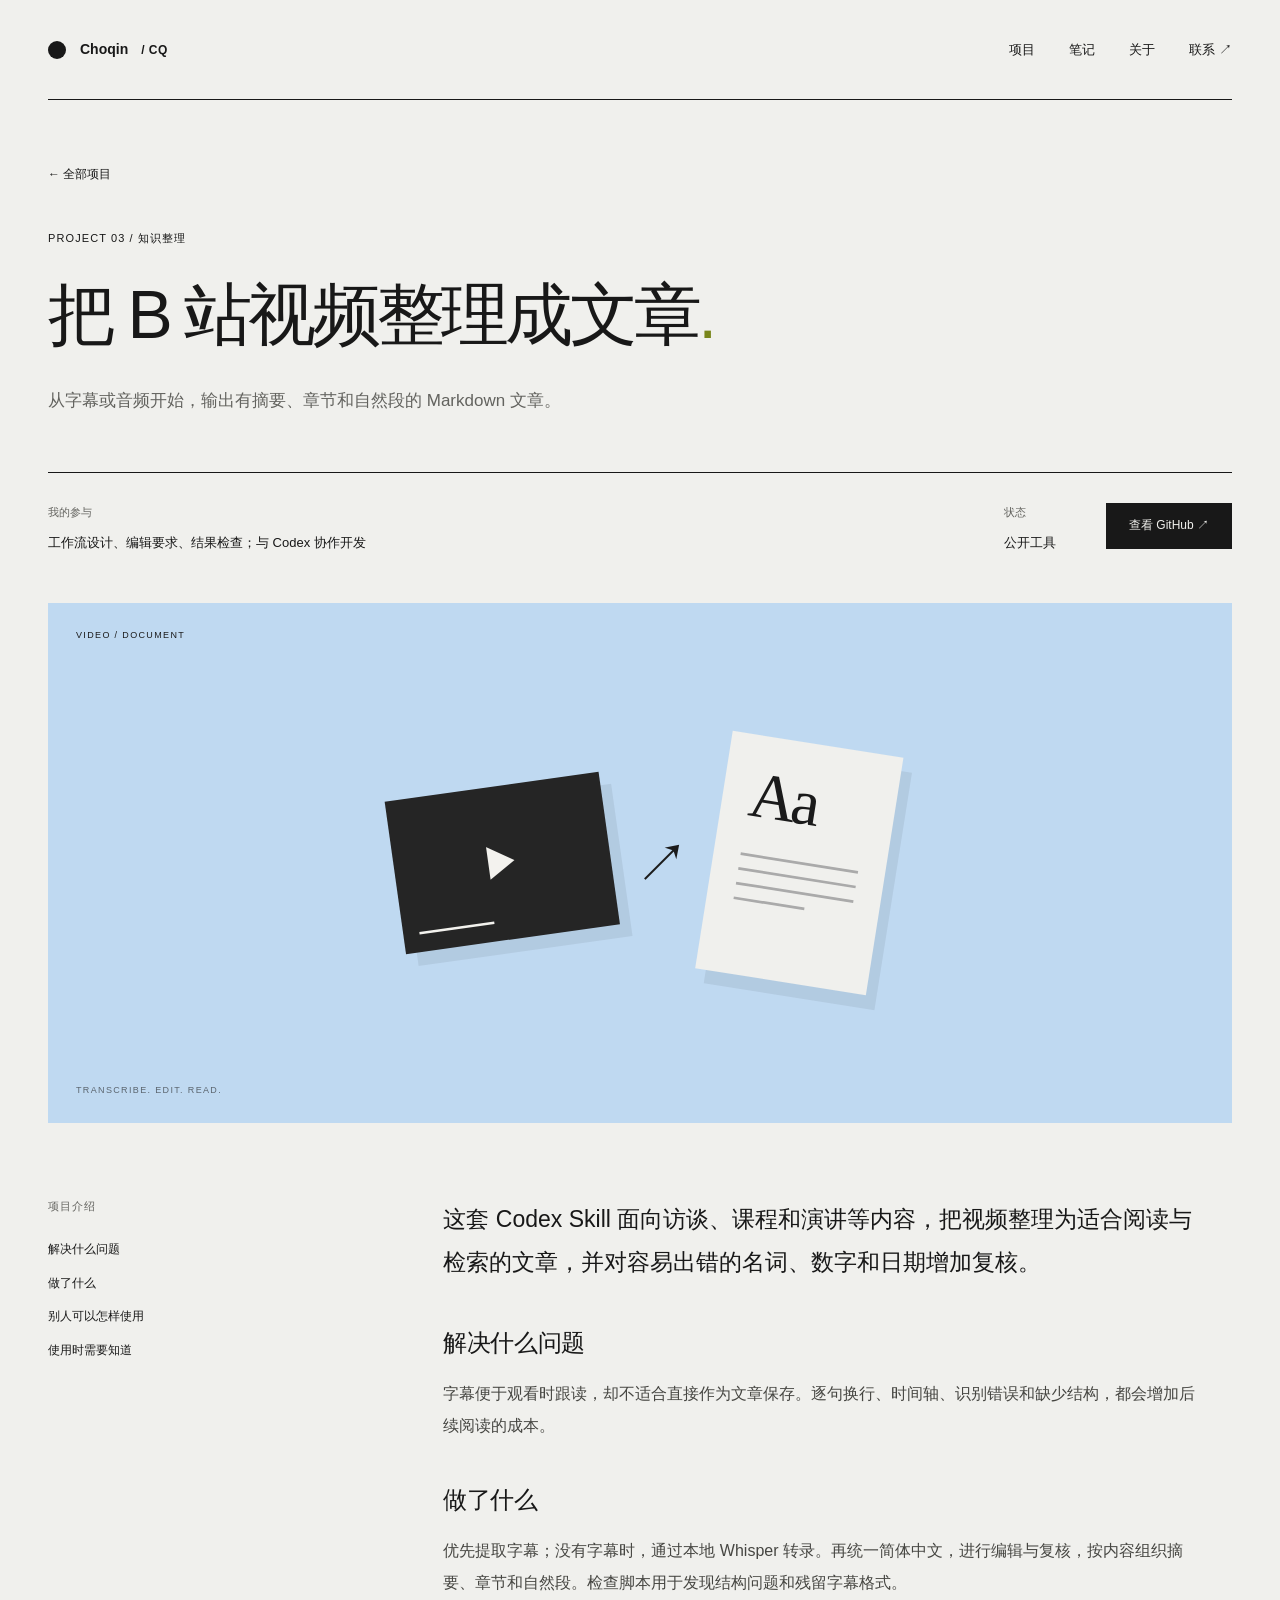
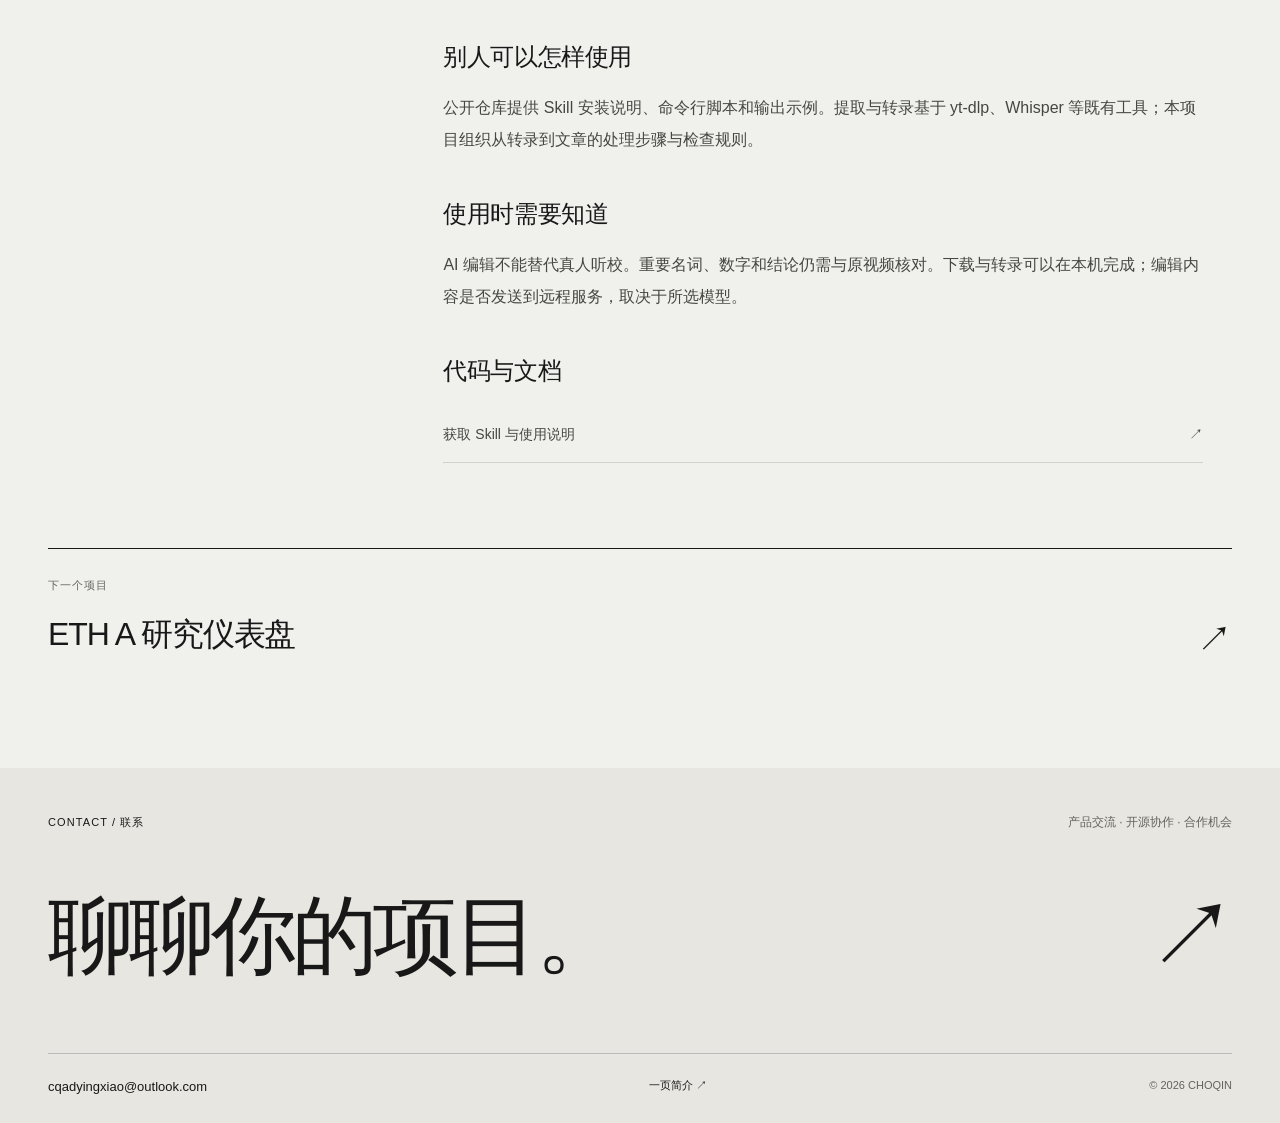
<file: projects/video-to-article/index.html>
<!DOCTYPE html><html lang="zh-CN"><head><meta charSet="utf-8"/><meta name="viewport" content="width=device-width, initial-scale=1"/><link rel="stylesheet" href="/_next/static/css/index.D8Ivo_Mk.css" data-rsc-css-href="/_next/static/css/index.D8Ivo_Mk.css" data-precedence="vite-rsc/importer-resources"/><link rel="modulepreload" fetchPriority="low" href="/_next/static/chunks/index-5Bi0k042.js"/><script src="/_next/static/chunks/rolldown-runtime-hePW80VL.js" type="module" async=""></script><script src="/_next/static/chunks/framework-BlZLPK95.js" type="module" async=""></script><script src="/_next/static/chunks/vinext-fpfjwZwe.js" type="module" async=""></script><link rel="modulepreload" href="/_next/static/chunks/layout-segment-context-C26JW9AU.js" crossorigin="" fetchPriority="low"/><title>把 B 站视频整理成文章 — 李少钦 CHOQIN</title><meta name="description" content="从字幕或音频开始，输出有摘要、章节和自然段的 Markdown 文章。"/><meta name="robots" content="index, follow"/><meta property="og:title" content="Choqin / CQ — 李少钦的项目与实践"/><meta property="og:description" content="李少钦，昵称 Choqin，简称 CQ。在东莞经营有量传媒，从事广告投放与企业获客，也与 AI 协作开发工具、研究市场和整理知识。"/><meta property="og:site_name" content="Choqin / CQ"/><meta property="og:type" content="website"/><meta property="og:locale" content="zh_CN"/><meta name="twitter:card" content="summary"/><meta name="twitter:title" content="Choqin / CQ — 李少钦的项目与实践"/><meta name="twitter:description" content="李少钦，昵称 Choqin，简称 CQ。在东莞经营有量传媒，从事广告投放与企业获客，也与 AI 协作开发工具、研究市场和整理知识。"/><link rel="icon" href="/favicon.svg"/><link rel="canonical" href="https://choqin.com/projects/video-to-article/"/><script>Object.assign(((self[Symbol.for("vinext.navigationRuntime")]??={bootstrap:{routeManifest:null},functions:{}}).bootstrap.rsc??={rsc:[]}),{params:{"slug":"video-to-article"},nav:{"pathname":"/projects/video-to-article","searchParams":[]},searchParamsFromBrowser:true})</script><link rel="modulepreload" href="/_next/static/chunks/index-5Bi0k042.js" />
</head><body><script type="application/ld+json">{"@context":"https://schema.org","@graph":[{"@type":"Person","@id":"https://choqin.com/#person","name":"李少钦","alternateName":["Choqin","CQ"],"worksFor":{"@type":"Organization","name":"有量传媒"},"jobTitle":"有量传媒负责人","description":"李少钦，昵称 Choqin，简称 CQ。在东莞经营有量传媒，从事广告投放与企业获客，也与 AI 协作开发工具、研究市场和整理知识。","url":"https://choqin.com/about/","sameAs":["https://github.com/larryppgg"]},{"@type":"WebSite","@id":"https://choqin.com/#website","url":"https://choqin.com","name":"Choqin / CQ","inLanguage":"zh-CN","publisher":{"@id":"https://choqin.com/#person"}}]}</script><a class="skip" href="#main">跳到正文</a><header class="site-header wrap"><a class="identity" href="/" aria-label="李少钦 CHOQIN 首页"><span class="identity-mark" aria-hidden="true"></span><span>Choqin<span class="identity-en">/ CQ</span></span></a><nav aria-label="主导航"><a href="/projects/">项目</a><a href="/writing/">笔记</a><a href="/about/">关于</a><a href="#contact">联系 ↗</a></nav></header><main id="main" class="wrap interior"><script type="application/ld+json">{"@context":"https://schema.org","@type":"CreativeWork","@id":"https://choqin.com/projects/video-to-article/#project","url":"https://choqin.com/projects/video-to-article/","name":"把 B 站视频整理成文章","description":"从字幕或音频开始，输出有摘要、章节和自然段的 Markdown 文章。","contributor":{"@id":"https://choqin.com/#person"},"inLanguage":"zh-CN","relatedLink":["https://github.com/larryppgg/bilibili-transcript-article"]}</script><a class="back-link" href="/projects/">← 全部项目</a><div class="page-heading project-heading"><p class="eyebrow">PROJECT <!-- -->03<!-- --> / <!-- -->知识整理</p><h1>把 B 站视频整理成文章<span class="accent">.</span></h1><p>从字幕或音频开始，输出有摘要、章节和自然段的 Markdown 文章。</p></div><div class="project-facts"><div><span>我的参与</span><p>工作流设计、编辑要求、结果检查；与 Codex 协作开发</p></div><div><span>状态</span><p>公开工具</p></div><a class="button" href="https://github.com/larryppgg/bilibili-transcript-article" target="_blank" rel="noreferrer">查看 GitHub ↗</a></div><div class="project-cover"><div class="project-art art-article" aria-label="视频转文章的过程示意"><span class="art-label">VIDEO / DOCUMENT</span><div class="article-graphic"><div class="video-shape"><span>▶</span><div></div></div><span class="transform-arrow">↗</span><div class="paper-shape"><strong>Aa</strong><i></i><i></i><i></i><i></i></div></div><span class="art-bottom">TRANSCRIBE. EDIT. READ.</span></div></div><div class="reading-layout"><aside><p class="eyebrow">项目介绍</p><a href="#section-0">解决什么问题</a><a href="#section-1">做了什么</a><a href="#section-2">别人可以怎样使用</a><a href="#section-3">使用时需要知道</a></aside><article class="prose"><p class="article-opening">这套 Codex Skill 面向访谈、课程和演讲等内容，把视频整理为适合阅读与检索的文章，并对容易出错的名词、数字和日期增加复核。</p><section id="section-0"><h2>解决什么问题</h2><p>字幕便于观看时跟读，却不适合直接作为文章保存。逐句换行、时间轴、识别错误和缺少结构，都会增加后续阅读的成本。</p></section><section id="section-1"><h2>做了什么</h2><p>优先提取字幕；没有字幕时，通过本地 Whisper 转录。再统一简体中文，进行编辑与复核，按内容组织摘要、章节和自然段。检查脚本用于发现结构问题和残留字幕格式。</p></section><section id="section-2"><h2>别人可以怎样使用</h2><p>公开仓库提供 Skill 安装说明、命令行脚本和输出示例。提取与转录基于 yt-dlp、Whisper 等既有工具；本项目组织从转录到文章的处理步骤与检查规则。</p></section><section id="section-3"><h2>使用时需要知道</h2><p>AI 编辑不能替代真人听校。重要名词、数字和结论仍需与原视频核对。下载与转录可以在本机完成；编辑内容是否发送到远程服务，取决于所选模型。</p></section><div class="resource-links"><h2>代码与文档</h2><a href="https://github.com/larryppgg/bilibili-transcript-article" target="_blank" rel="noreferrer">获取 Skill 与使用说明<span>↗</span></a></div></article></div><a class="next-project" href="/projects/eth-a/"><span class="eyebrow">下一个项目</span><strong>ETH A 研究仪表盘</strong><span>↗</span></a></main><footer id="contact" class="site-footer"><div class="wrap"><div class="footer-top"><span class="eyebrow">CONTACT / 联系</span><p>产品交流 · 开源协作 · 合作机会</p></div><a class="contact-title" href="mailto:cqadyingxiao@outlook.com">聊聊你的项目。<span aria-hidden="true">↗</span></a><div class="footer-bottom"><a href="mailto:cqadyingxiao@outlook.com">cqadyingxiao@outlook.com</a><a href="/intro/">一页简介 ↗</a><span>© <!-- -->2026<!-- --> CHOQIN</span></div></div></footer><script type="module" src="/_next/static/chunks/index-5Bi0k042.js" id="_R_" async=""></script><script>((self[Symbol.for("vinext.navigationRuntime")]??={bootstrap:{routeManifest:null},functions:{}}).bootstrap.rsc??={rsc:[]}).rsc.push("0:{\"page:/projects/video-to-article\":\"$L1\",\"layout:/\":\"$L2\",\"route:/projects/video-to-article\":\"$L3\",\"__route\":\"route:/projects/video-to-article\",\"__interceptionContext\":null,\"__layoutIds\":[\"layout:/\"],\"__rootLayout\":\"/\",\"__bfcacheSegmentIdentities\":{\"layout:/\":\"[\\\"layout\\\",\\\"layout:/\\\",\\\"root-boundary:/\\\",\\\"\\\"]\",\"page:/projects/video-to-article\":\"[\\\"page\\\",\\\"page:/projects/:slug\\\",\\\"root-boundary:/\\\",\\\"[\\\\\\\"projects\\\\\\\",\\\\\\\"slug|video-to-article|d\\\\\\\"]\\\"]\"},\"__srcPage\":[\"projects\",\"[slug]\",\"page\"],\"__layoutFlags\":{\"layout:/\":\"s\"},\"__artifactCompatibility\":{\"schemaVersion\":1,\"graphVersion\":\"app-route-graph:e2b6660f752f1534\",\"deploymentVersion\":\"fc378ed1-be73-489e-a7aa-e297ea87685b\",\"appElementsSchemaVersion\":1,\"rscPayloadSchemaVersion\":1,\"rootBoundaryId\":\"/\",\"renderEpoch\":null}}\n")</script><script>((self[Symbol.for("vinext.navigationRuntime")]??={bootstrap:{routeManifest:null},functions:{}}).bootstrap.rsc??={rsc:[]}).rsc.push("4:I[\"8c0f216c4604\",[],\"Children\",1]\n")</script><script>((self[Symbol.for("vinext.navigationRuntime")]??={bootstrap:{routeManifest:null},functions:{}}).bootstrap.rsc??={rsc:[]}).rsc.push("5:\"GlobalErrorBoundary\"\n")</script><script>((self[Symbol.for("vinext.navigationRuntime")]??={bootstrap:{routeManifest:null},functions:{}}).bootstrap.rsc??={rsc:[]}).rsc.push("6:I[\"593f344dc510\",[],\"$5\",1]\n")</script><script>((self[Symbol.for("vinext.navigationRuntime")]??={bootstrap:{routeManifest:null},functions:{}}).bootstrap.rsc??={rsc:[]}).rsc.push("7:I[\"0b874ad30386\",[],\"default\",1]\n")</script><script>((self[Symbol.for("vinext.navigationRuntime")]??={bootstrap:{routeManifest:null},functions:{}}).bootstrap.rsc??={rsc:[]}).rsc.push("8:I[\"593f344dc510\",[],\"ErrorBoundary\",1]\n")</script><script>((self[Symbol.for("vinext.navigationRuntime")]??={bootstrap:{routeManifest:null},functions:{}}).bootstrap.rsc??={rsc:[]}).rsc.push("9:\"LayoutSegmentProvider\"\n")</script><script>((self[Symbol.for("vinext.navigationRuntime")]??={bootstrap:{routeManifest:null},functions:{}}).bootstrap.rsc??={rsc:[]}).rsc.push("a:I[\"15c18cfaeeff\",[],\"$9\",1]\n")</script><script>((self[Symbol.for("vinext.navigationRuntime")]??={bootstrap:{routeManifest:null},functions:{}}).bootstrap.rsc??={rsc:[]}).rsc.push("b:I[\"8c0f216c4604\",[],\"Slot\",1]\n")</script><script>((self[Symbol.for("vinext.navigationRuntime")]??={bootstrap:{routeManifest:null},functions:{}}).bootstrap.rsc??={rsc:[]}).rsc.push("c:\"NotFoundBoundary\"\n")</script><script>((self[Symbol.for("vinext.navigationRuntime")]??={bootstrap:{routeManifest:null},functions:{}}).bootstrap.rsc??={rsc:[]}).rsc.push("d:I[\"593f344dc510\",[],\"$c\",1]\n")</script><script>((self[Symbol.for("vinext.navigationRuntime")]??={bootstrap:{routeManifest:null},functions:{}}).bootstrap.rsc??={rsc:[]}).rsc.push("e:\"AppRouterScrollTarget\"\n")</script><script>((self[Symbol.for("vinext.navigationRuntime")]??={bootstrap:{routeManifest:null},functions:{}}).bootstrap.rsc??={rsc:[]}).rsc.push("f:I[\"9276801271d6\",[],\"$e\",1]\n")</script><script>((self[Symbol.for("vinext.navigationRuntime")]??={bootstrap:{routeManifest:null},functions:{}}).bootstrap.rsc??={rsc:[]}).rsc.push("10:\"RedirectBoundary\"\n")</script><script>((self[Symbol.for("vinext.navigationRuntime")]??={bootstrap:{routeManifest:null},functions:{}}).bootstrap.rsc??={rsc:[]}).rsc.push("11:I[\"593f344dc510\",[],\"$10\",1]\n")</script><script>((self[Symbol.for("vinext.navigationRuntime")]??={bootstrap:{routeManifest:null},functions:{}}).bootstrap.rsc??={rsc:[]}).rsc.push(":HL[\"/_next/static/css/index.D8Ivo_Mk.css\",\"style\"]\n")</script><script>((self[Symbol.for("vinext.navigationRuntime")]??={bootstrap:{routeManifest:null},functions:{}}).bootstrap.rsc??={rsc:[]}).rsc.push("2:[[[\"$\",\"link\",\"css:/_next/static/css/index.D8Ivo_Mk.css\",{\"rel\":\"stylesheet\",\"precedence\":\"vite-rsc/importer-resources\",\"href\":\"/_next/static/css/index.D8Ivo_Mk.css\",\"data-rsc-css-href\":\"/_next/static/css/index.D8Ivo_Mk.css\"}],\"$undefined\"],[\"$\",\"html\",null,{\"lang\":\"zh-CN\",\"children\":[\"$\",\"body\",null,{\"children\":[[\"$\",\"script\",null,{\"type\":\"application/ld+json\",\"dangerouslySetInnerHTML\":{\"__html\":\"{\\\"@context\\\":\\\"https://schema.org\\\",\\\"@graph\\\":[{\\\"@type\\\":\\\"Person\\\",\\\"@id\\\":\\\"https://choqin.com/#person\\\",\\\"name\\\":\\\"李少钦\\\",\\\"alternateName\\\":[\\\"Choqin\\\",\\\"CQ\\\"],\\\"worksFor\\\":{\\\"@type\\\":\\\"Organization\\\",\\\"name\\\":\\\"有量传媒\\\"},\\\"jobTitle\\\":\\\"有量传媒负责人\\\",\\\"description\\\":\\\"李少钦，昵称 Choqin，简称 CQ。在东莞经营有量传媒，从事广告投放与企业获客，也与 AI 协作开发工具、研究市场和整理知识。\\\",\\\"url\\\":\\\"https://choqin.com/about/\\\",\\\"sameAs\\\":[\\\"https://github.com/larryppgg\\\"]},{\\\"@type\\\":\\\"WebSite\\\",\\\"@id\\\":\\\"https://choqin.com/#website\\\",\\\"url\\\":\\\"https://choqin.com\\\",\\\"name\\\":\\\"Choqin / CQ\\\",\\\"inLanguage\\\":\\\"zh-CN\\\",\\\"publisher\\\":{\\\"@id\\\":\\\"https://choqin.com/#person\\\"}}]}\"}}],[\"$\",\"a\",null,{\"className\":\"skip\",\"href\":\"#main\",\"children\":\"跳到正文\"}],[\"$\",\"header\",null,{\"className\":\"site-header wrap\",\"children\":[[\"$\",\"a\",null,{\"className\":\"identity\",\"href\":\"/\",\"aria-label\":\"李少钦 CHOQIN 首页\",\"children\":[[\"$\",\"span\",null,{\"className\":\"identity-mark\",\"aria-hidden\":\"true\"}],[\"$\",\"span\",null,{\"children\":[\"Choqin\",[\"$\",\"span\",null,{\"className\":\"identity-en\",\"children\":\"/ CQ\"}]]}]]}],[\"$\",\"nav\",null,{\"aria-label\":\"主导航\",\"children\":[[\"$\",\"a\",null,{\"href\":\"/projects/\",\"children\":\"项目\"}],[\"$\",\"a\",null,{\"href\":\"/writing/\",\"children\":\"笔记\"}],[\"$\",\"a\",null,{\"href\":\"/about/\",\"children\":\"关于\"}],[\"$\",\"a\",null,{\"href\":\"#contact\",\"children\":\"联系 ↗\"}]]}]]}],[\"$\",\"$L4\",null,{}],[\"$\",\"footer\",null,{\"id\":\"contact\",\"className\":\"site-footer\",\"children\":[\"$\",\"div\",null,{\"className\":\"wrap\",\"children\":[[\"$\",\"div\",null,{\"className\":\"footer-top\",\"children\":[[\"$\",\"span\",null,{\"className\":\"eyebrow\",\"children\":\"CONTACT / 联系\"}],[\"$\",\"p\",null,{\"children\":\"产品交流 · 开源协作 · 合作机会\"}]]}],[\"$\",\"a\",null,{\"className\":\"contact-title\",\"href\":\"mailto:cqadyingxiao@outlook.com\",\"children\":[\"聊聊你的项目。\",[\"$\",\"span\",null,{\"aria-hidden\":\"true\",\"children\":\"↗\"}]]}],[\"$\",\"div\",null,{\"className\":\"footer-bottom\",\"children\":[[\"$\",\"a\",null,{\"href\":\"mailto:cqadyingxiao@outlook.com\",\"children\":\"cqadyingxiao@outlook.com\"}],[\"$\",\"a\",null,{\"href\":\"/intro/\",\"children\":\"一页简介 ↗\"}],[\"$\",\"span\",null,{\"children\":[\"© \",2026,\" CHOQIN\"]}]]}]]}]}]]}]}]]\n")</script><script>((self[Symbol.for("vinext.navigationRuntime")]??={bootstrap:{routeManifest:null},functions:{}}).bootstrap.rsc??={rsc:[]}).rsc.push("3:[[[\"$\",\"meta\",null,{\"charSet\":\"utf-8\"}],[[\"$\",\"title\",\"0\",{\"children\":\"把 B 站视频整理成文章 — 李少钦 CHOQIN\"}],[\"$\",\"meta\",\"1\",{\"name\":\"description\",\"content\":\"从字幕或音频开始，输出有摘要、章节和自然段的 Markdown 文章。\"}],[\"$\",\"meta\",\"2\",{\"name\":\"robots\",\"content\":\"index, follow\"}],[\"$\",\"meta\",\"3\",{\"property\":\"og:title\",\"content\":\"Choqin / CQ — 李少钦的项目与实践\"}],[\"$\",\"meta\",\"4\",{\"property\":\"og:description\",\"content\":\"李少钦，昵称 Choqin，简称 CQ。在东莞经营有量传媒，从事广告投放与企业获客，也与 AI 协作开发工具、研究市场和整理知识。\"}],[\"$\",\"meta\",\"5\",{\"property\":\"og:site_name\",\"content\":\"Choqin / CQ\"}],[\"$\",\"meta\",\"6\",{\"property\":\"og:type\",\"content\":\"website\"}],[\"$\",\"meta\",\"7\",{\"property\":\"og:locale\",\"content\":\"zh_CN\"}],[\"$\",\"meta\",\"8\",{\"name\":\"twitter:card\",\"content\":\"summary\"}],[\"$\",\"meta\",\"9\",{\"name\":\"twitter:title\",\"content\":\"Choqin / CQ — 李少钦的项目与实践\"}],[\"$\",\"meta\",\"10\",{\"name\":\"twitter:description\",\"content\":\"李少钦，昵称 Choqin，简称 CQ。在东莞经营有量传媒，从事广告投放与企业获客，也与 AI 协作开发工具、研究市场和整理知识。\"}],[\"$\",\"link\",\"11\",{\"data-vinext-streamed-icon\":\"$undefined\",\"rel\":\"icon\",\"href\":\"/favicon.svg\",\"type\":\"$undefined\",\"sizes\":\"$undefined\",\"color\":\"$undefined\",\"media\":\"$undefined\",\"fetchPriority\":\"$undefined\"}],[\"$\",\"link\",\"12\",{\"rel\":\"canonical\",\"href\":\"https://choqin.com/projects/video-to-article/\"}]],[[\"$\",\"meta\",\"0\",{\"name\":\"viewport\",\"content\":\"width=device-width, initial-scale=1\"}]]],[\"$\",\"$L6\",null,{\"fallback\":\"$7\",\"children\":[\"$\",\"$L8\",null,{\"fallback\":\"$7\",\"children\":[\"$\",\"$La\",null,{\"providerId\":\"layout:/\",\"segmentMap\":{\"children\":[\"projects\",\"video-to-article\"]},\"children\":[\"$\",\"$Lb\",null,{\"id\":\"layout:/\",\"parallelSlots\":\"$undefined\",\"children\":[\"$\",\"$Ld\",null,{\"resetKey\":\"projects\",\"fallback\":[\"$\",\"main\",null,{\"id\":\"main\",\"className\":\"wrap interior\",\"children\":[[\"$\",\"div\",null,{\"className\":\"page-heading\",\"children\":[[\"$\",\"p\",null,{\"className\":\"eyebrow\",\"children\":\"404 / NOT FOUND\"}],[\"$\",\"h1\",null,{\"children\":[\"页面不存在\",[\"$\",\"span\",null,{\"className\":\"accent\",\"children\":\".\"}]]}],[\"$\",\"p\",null,{\"children\":\"你可以返回首页，继续查看项目与笔记。\"}]]}],[\"$\",\"a\",null,{\"className\":\"button\",\"href\":\"/\",\"children\":\"返回首页 ↗\"}]]}],\"children\":[\"$\",\"$Ld\",null,{\"resetKey\":\"[\\\"projects\\\",\\\"slug|video-to-article|d\\\"]\",\"fallback\":[\"$\",\"main\",null,{\"id\":\"main\",\"className\":\"wrap interior\",\"children\":[[\"$\",\"div\",null,{\"className\":\"page-heading\",\"children\":[[\"$\",\"p\",null,{\"className\":\"eyebrow\",\"children\":\"404 / NOT FOUND\"}],[\"$\",\"h1\",null,{\"children\":[\"页面不存在\",[\"$\",\"span\",null,{\"className\":\"accent\",\"children\":\".\"}]]}],[\"$\",\"p\",null,{\"children\":\"你可以返回首页，继续查看项目与笔记。\"}]]}],[\"$\",\"a\",null,{\"className\":\"button\",\"href\":\"/\",\"children\":\"返回首页 ↗\"}]]}],\"children\":[\"$\",\"$Lf\",null,{\"children\":[\"$\",\"$L11\",null,{\"children\":[[\"$\",\"$La\",null,{\"providerId\":\"page:/projects/video-to-article\",\"segmentMap\":{\"children\":[\"__PAGE__\"]},\"children\":[\"$\",\"$Lb\",null,{\"id\":\"page:/projects/video-to-article\"}]}],null]}]}]}]}]}]}]}]}],null,null]\n")</script><script>((self[Symbol.for("vinext.navigationRuntime")]??={bootstrap:{routeManifest:null},functions:{}}).bootstrap.rsc??={rsc:[]}).rsc.push("1:[\"$\",\"main\",null,{\"id\":\"main\",\"className\":\"wrap interior\",\"children\":[[\"$\",\"script\",null,{\"type\":\"application/ld+json\",\"dangerouslySetInnerHTML\":{\"__html\":\"{\\\"@context\\\":\\\"https://schema.org\\\",\\\"@type\\\":\\\"CreativeWork\\\",\\\"@id\\\":\\\"https://choqin.com/projects/video-to-article/#project\\\",\\\"url\\\":\\\"https://choqin.com/projects/video-to-article/\\\",\\\"name\\\":\\\"把 B 站视频整理成文章\\\",\\\"description\\\":\\\"从字幕或音频开始，输出有摘要、章节和自然段的 Markdown 文章。\\\",\\\"contributor\\\":{\\\"@id\\\":\\\"https://choqin.com/#person\\\"},\\\"inLanguage\\\":\\\"zh-CN\\\",\\\"relatedLink\\\":[\\\"https://github.com/larryppgg/bilibili-transcript-article\\\"]}\"}}],[\"$\",\"a\",null,{\"className\":\"back-link\",\"href\":\"/projects/\",\"children\":\"← 全部项目\"}],[\"$\",\"div\",null,{\"className\":\"page-heading project-heading\",\"children\":[[\"$\",\"p\",null,{\"className\":\"eyebrow\",\"children\":[\"PROJECT \",\"03\",\" / \",\"知识整理\"]}],[\"$\",\"h1\",null,{\"children\":[\"把 B 站视频整理成文章\",[\"$\",\"span\",null,{\"className\":\"accent\",\"children\":\".\"}]]}],[\"$\",\"p\",null,{\"children\":\"从字幕或音频开始，输出有摘要、章节和自然段的 Markdown 文章。\"}]]}],[\"$\",\"div\",null,{\"className\":\"project-facts\",\"children\":[[\"$\",\"div\",null,{\"children\":[[\"$\",\"span\",null,{\"children\":\"我的参与\"}],[\"$\",\"p\",null,{\"children\":\"工作流设计、编辑要求、结果检查；与 Codex 协作开发\"}]]}],[\"$\",\"div\",null,{\"children\":[[\"$\",\"span\",null,{\"children\":\"状态\"}],[\"$\",\"p\",null,{\"children\":\"公开工具\"}]]}],[\"$\",\"a\",null,{\"className\":\"button\",\"href\":\"https://github.com/larryppgg/bilibili-transcript-article\",\"target\":\"_blank\",\"rel\":\"noreferrer\",\"children\":\"查看 GitHub ↗\"}]]}],[\"$\",\"div\",null,{\"className\":\"project-cover\",\"children\":[\"$\",\"div\",null,{\"className\":\"project-art art-article\",\"aria-label\":\"视频转文章的过程示意\",\"children\":[[\"$\",\"span\",null,{\"className\":\"art-label\",\"children\":\"VIDEO / DOCUMENT\"}],[\"$\",\"div\",null,{\"className\":\"article-graphic\",\"children\":[[\"$\",\"div\",null,{\"className\":\"video-shape\",\"children\":[[\"$\",\"span\",null,{\"children\":\"▶\"}],[\"$\",\"div\",null,{}]]}],[\"$\",\"span\",null,{\"className\":\"transform-arrow\",\"children\":\"↗\"}],[\"$\",\"div\",null,{\"className\":\"paper-shape\",\"children\":[[\"$\",\"strong\",null,{\"children\":\"Aa\"}],[\"$\",\"i\",null,{}],[\"$\",\"i\",null,{}],[\"$\",\"i\",null,{}],[\"$\",\"i\",null,{}]]}]]}],[\"$\",\"span\",null,{\"className\":\"art-bottom\",\"children\":\"TRANSCRIBE. EDIT. READ.\"}]]}]}],[\"$\",\"div\",null,{\"className\":\"reading-layout\",\"children\":[[\"$\",\"aside\",null,{\"children\":[[\"$\",\"p\",null,{\"className\":\"eyebrow\",\"children\":\"项目介绍\"}],[[\"$\",\"a\",\"解决什么问题\",{\"href\":\"#section-0\",\"children\":\"解决什么问题\"}],[\"$\",\"a\",\"做了什么\",{\"href\":\"#section-1\",\"children\":\"做了什么\"}],[\"$\",\"a\",\"别人可以怎样使用\",{\"href\":\"#section-2\",\"children\":\"别人可以怎样使用\"}],[\"$\",\"a\",\"使用时需要知道\",{\"href\":\"#section-3\",\"children\":\"使用时需要知道\"}]]]}],[\"$\",\"article\",null,{\"className\":\"prose\",\"children\":[[\"$\",\"p\",null,{\"className\":\"article-opening\",\"children\":\"这套 Codex Skill 面向访谈、课程和演讲等内容，把视频整理为适合阅读与检索的文章，并对容易出错的名词、数字和日期增加复核。\"}],[[\"$\",\"section\",\"解决什么问题\",{\"id\":\"section-0\",\"children\":[[\"$\",\"h2\",null,{\"children\":\"解决什么问题\"}],[\"$\",\"p\",null,{\"children\":\"字幕便于观看时跟读，却不适合直接作为文章保存。逐句换行、时间轴、识别错误和缺少结构，都会增加后续阅读的成本。\"}]]}],[\"$\",\"section\",\"做了什么\",{\"id\":\"section-1\",\"children\":[[\"$\",\"h2\",null,{\"children\":\"做了什么\"}],[\"$\",\"p\",null,{\"children\":\"优先提取字幕；没有字幕时，通过本地 Whisper 转录。再统一简体中文，进行编辑与复核，按内容组织摘要、章节和自然段。检查脚本用于发现结构问题和残留字幕格式。\"}]]}],[\"$\",\"section\",\"别人可以怎样使用\",{\"id\":\"section-2\",\"children\":[[\"$\",\"h2\",null,{\"children\":\"别人可以怎样使用\"}],[\"$\",\"p\",null,{\"children\":\"公开仓库提供 Skill 安装说明、命令行脚本和输出示例。提取与转录基于 yt-dlp、Whisper 等既有工具；本项目组织从转录到文章的处理步骤与检查规则。\"}]]}],[\"$\",\"section\",\"使用时需要知道\",{\"id\":\"section-3\",\"children\":[[\"$\",\"h2\",null,{\"children\":\"使用时需要知道\"}],[\"$\",\"p\",null,{\"children\":\"AI 编辑不能替代真人听校。重要名词、数字和结论仍需与原视频核对。下载与转录可以在本机完成；编辑内容是否发送到远程服务，取决于所选模型。\"}]]}]],false,false,[\"$\",\"div\",null,{\"className\":\"resource-links\",\"children\":[[\"$\",\"h2\",null,{\"children\":\"代码与文档\"}],[[\"$\",\"a\",\"https://github.com/larryppgg/bilibili-transcript-article\",{\"href\":\"https://github.com/larryppgg/bilibili-transcript-article\",\"target\":\"_blank\",\"rel\":\"noreferrer\",\"children\":[\"获取 Skill 与使用说明\",[\"$\",\"span\",null,{\"children\":\"↗\"}]]}]]]}]]}]]}],[\"$\",\"a\",null,{\"className\":\"next-project\",\"href\":\"/projects/eth-a/\",\"children\":[[\"$\",\"span\",null,{\"className\":\"eyebrow\",\"children\":\"下一个项目\"}],[\"$\",\"strong\",null,{\"children\":\"ETH A 研究仪表盘\"}],[\"$\",\"span\",null,{\"children\":\"↗\"}]]}]]}]\n")</script><script>Object.assign(((self[Symbol.for("vinext.navigationRuntime")]??={bootstrap:{routeManifest:null},functions:{}}).bootstrap.rsc??={rsc:[]}),{"initialCacheKind":"static"});((self[Symbol.for("vinext.navigationRuntime")]??={bootstrap:{routeManifest:null},functions:{}}).bootstrap.rsc??={rsc:[]}).done=true</script></body></html>
</file>
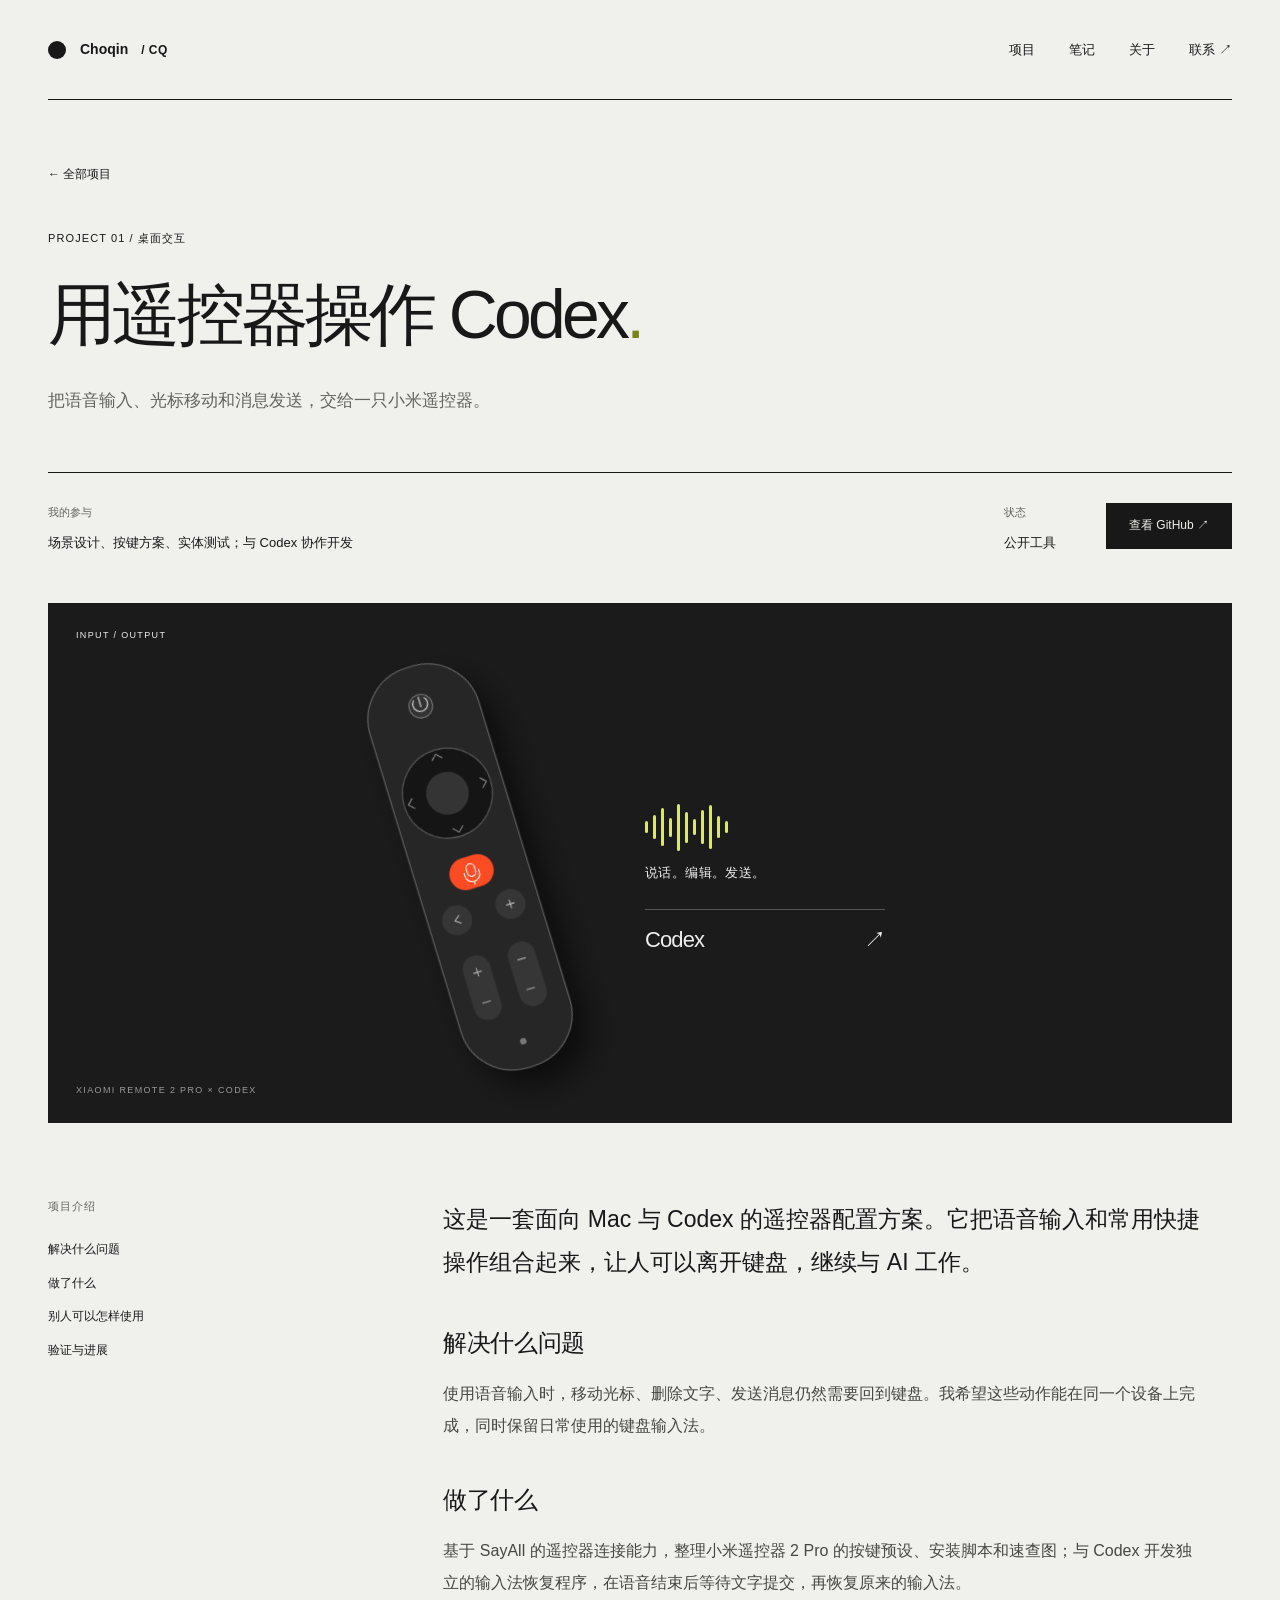
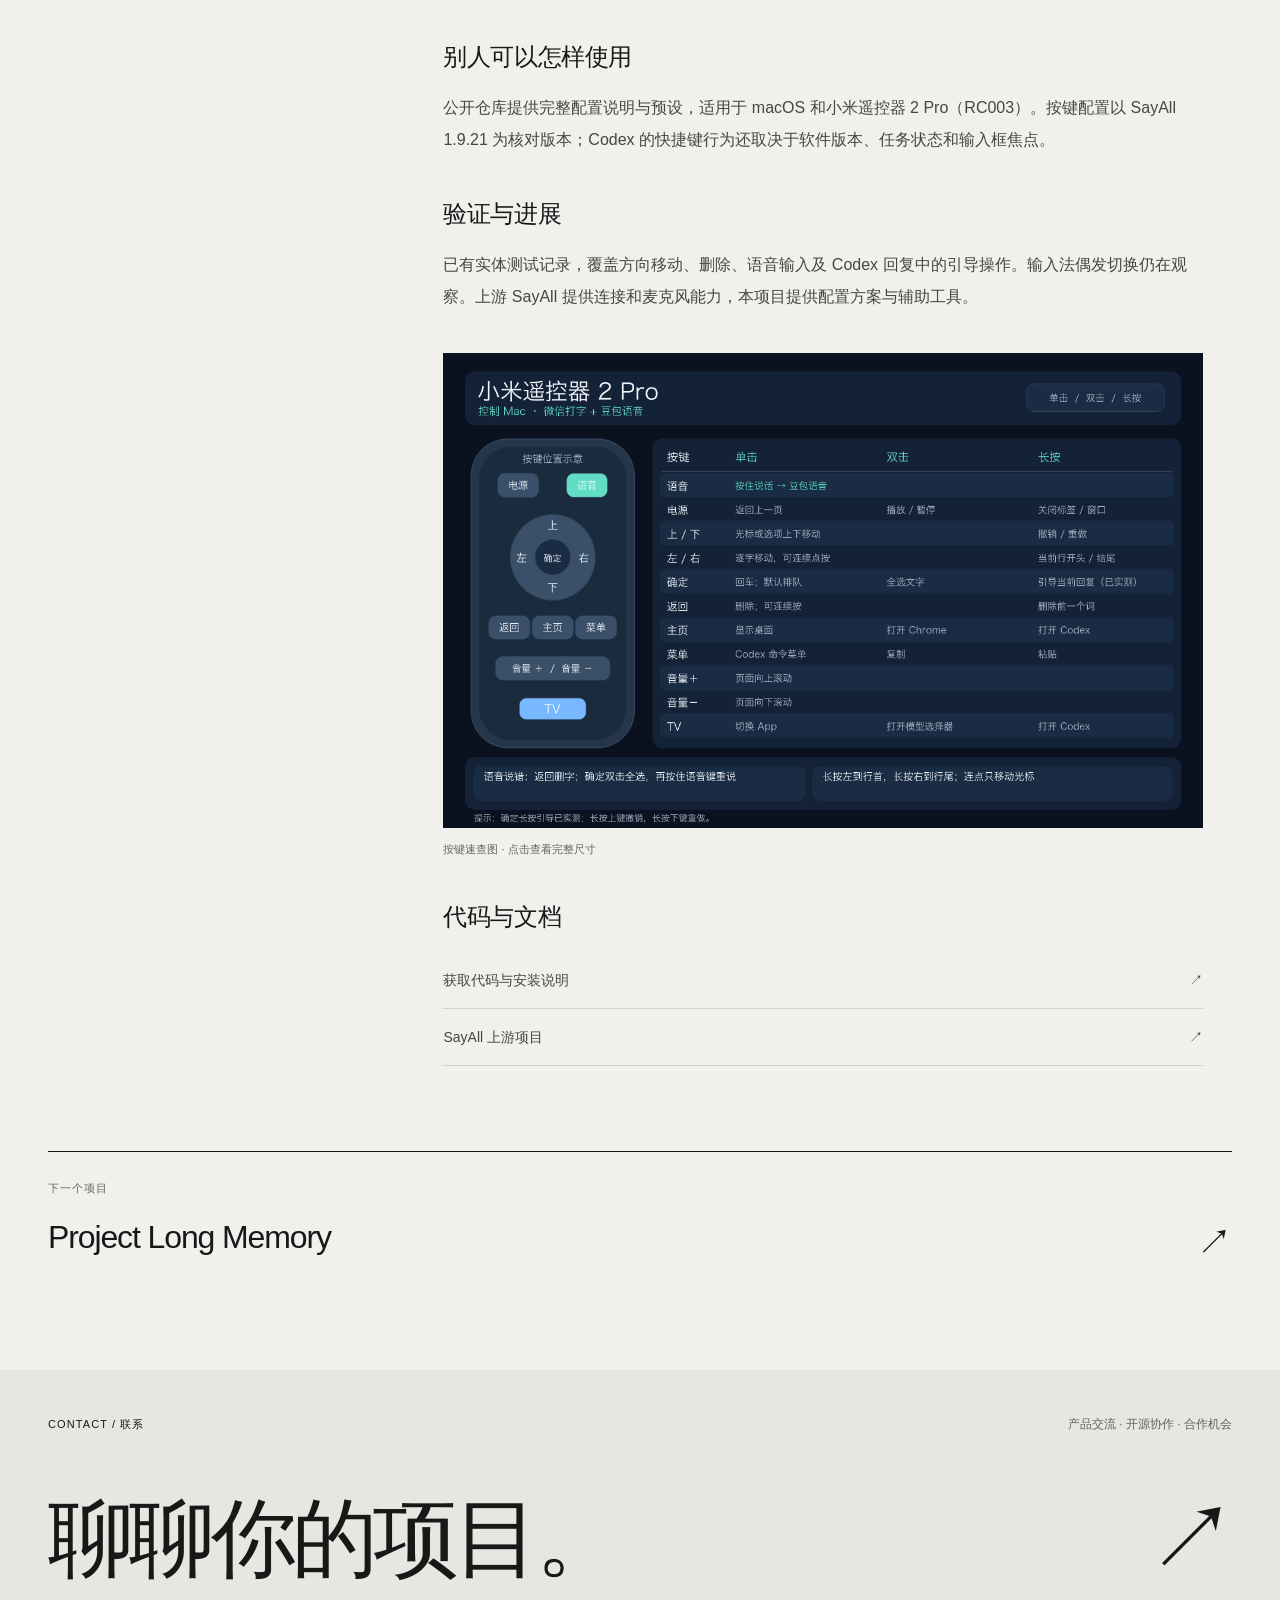
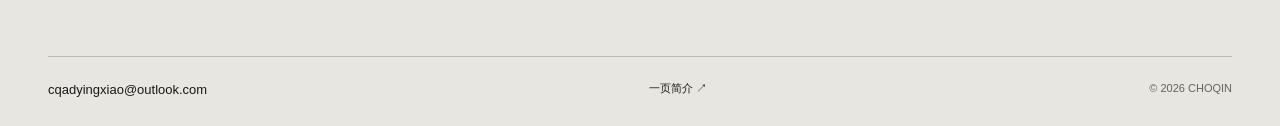
<file: projects/xiaomi-remote/index.html>
<!DOCTYPE html><html lang="zh-CN"><head><meta charSet="utf-8"/><meta name="viewport" content="width=device-width, initial-scale=1"/><link rel="stylesheet" href="/_next/static/css/index.D8Ivo_Mk.css" data-rsc-css-href="/_next/static/css/index.D8Ivo_Mk.css" data-precedence="vite-rsc/importer-resources"/><link rel="modulepreload" fetchPriority="low" href="/_next/static/chunks/index-5Bi0k042.js"/><script src="/_next/static/chunks/rolldown-runtime-hePW80VL.js" type="module" async=""></script><script src="/_next/static/chunks/framework-BlZLPK95.js" type="module" async=""></script><script src="/_next/static/chunks/vinext-fpfjwZwe.js" type="module" async=""></script><link rel="modulepreload" href="/_next/static/chunks/layout-segment-context-C26JW9AU.js" crossorigin="" fetchPriority="low"/><title>用遥控器操作 Codex — 李少钦 CHOQIN</title><meta name="description" content="把语音输入、光标移动和消息发送，交给一只小米遥控器。"/><meta name="robots" content="index, follow"/><meta property="og:title" content="Choqin / CQ — 李少钦的项目与实践"/><meta property="og:description" content="李少钦，昵称 Choqin，简称 CQ。在东莞经营有量传媒，从事广告投放与企业获客，也与 AI 协作开发工具、研究市场和整理知识。"/><meta property="og:site_name" content="Choqin / CQ"/><meta property="og:type" content="website"/><meta property="og:locale" content="zh_CN"/><meta name="twitter:card" content="summary"/><meta name="twitter:title" content="Choqin / CQ — 李少钦的项目与实践"/><meta name="twitter:description" content="李少钦，昵称 Choqin，简称 CQ。在东莞经营有量传媒，从事广告投放与企业获客，也与 AI 协作开发工具、研究市场和整理知识。"/><link rel="icon" href="/favicon.svg"/><link rel="canonical" href="https://choqin.com/projects/xiaomi-remote/"/><script>Object.assign(((self[Symbol.for("vinext.navigationRuntime")]??={bootstrap:{routeManifest:null},functions:{}}).bootstrap.rsc??={rsc:[]}),{params:{"slug":"xiaomi-remote"},nav:{"pathname":"/projects/xiaomi-remote","searchParams":[]},searchParamsFromBrowser:true})</script><link rel="modulepreload" href="/_next/static/chunks/index-5Bi0k042.js" />
</head><body><script type="application/ld+json">{"@context":"https://schema.org","@graph":[{"@type":"Person","@id":"https://choqin.com/#person","name":"李少钦","alternateName":["Choqin","CQ"],"worksFor":{"@type":"Organization","name":"有量传媒"},"jobTitle":"有量传媒负责人","description":"李少钦，昵称 Choqin，简称 CQ。在东莞经营有量传媒，从事广告投放与企业获客，也与 AI 协作开发工具、研究市场和整理知识。","url":"https://choqin.com/about/","sameAs":["https://github.com/larryppgg"]},{"@type":"WebSite","@id":"https://choqin.com/#website","url":"https://choqin.com","name":"Choqin / CQ","inLanguage":"zh-CN","publisher":{"@id":"https://choqin.com/#person"}}]}</script><a class="skip" href="#main">跳到正文</a><header class="site-header wrap"><a class="identity" href="/" aria-label="李少钦 CHOQIN 首页"><span class="identity-mark" aria-hidden="true"></span><span>Choqin<span class="identity-en">/ CQ</span></span></a><nav aria-label="主导航"><a href="/projects/">项目</a><a href="/writing/">笔记</a><a href="/about/">关于</a><a href="#contact">联系 ↗</a></nav></header><main id="main" class="wrap interior"><script type="application/ld+json">{"@context":"https://schema.org","@type":"CreativeWork","@id":"https://choqin.com/projects/xiaomi-remote/#project","url":"https://choqin.com/projects/xiaomi-remote/","name":"用遥控器操作 Codex","description":"把语音输入、光标移动和消息发送，交给一只小米遥控器。","contributor":{"@id":"https://choqin.com/#person"},"inLanguage":"zh-CN","relatedLink":["https://github.com/larryppgg/xiaomi-remote-mac-codex","https://github.com/HD838A/remote-mic-app"]}</script><a class="back-link" href="/projects/">← 全部项目</a><div class="page-heading project-heading"><p class="eyebrow">PROJECT <!-- -->01<!-- --> / <!-- -->桌面交互</p><h1>用遥控器操作 Codex<span class="accent">.</span></h1><p>把语音输入、光标移动和消息发送，交给一只小米遥控器。</p></div><div class="project-facts"><div><span>我的参与</span><p>场景设计、按键方案、实体测试；与 Codex 协作开发</p></div><div><span>状态</span><p>公开工具</p></div><a class="button" href="https://github.com/larryppgg/xiaomi-remote-mac-codex" target="_blank" rel="noreferrer">查看 GitHub ↗</a></div><div class="project-cover"><div class="project-art art-remote" aria-label="遥控器与 Codex 交互示意"><span class="art-label">INPUT / OUTPUT</span><div class="remote-composition"><svg class="remote-object" viewBox="0 0 140 400" aria-hidden="true"><rect x="17" y="5" width="106" height="390" rx="50" fill="#262626" stroke="#666"></rect><circle cx="70" cy="43" r="11" fill="#333" stroke="#777"></circle><path d="M70 34v10m-5-8a7 7 0 1 0 10 0" fill="none" stroke="#ddd"></path><circle cx="70" cy="128" r="42" fill="#151515" stroke="#555"></circle><circle cx="70" cy="128" r="20" fill="#343434"></circle><path d="m65 95 5-5 5 5m-10 66 5 5 5-5m-38-38-5 5 5 5m66-10 5 5-5 5" fill="none" stroke="#888"></path><rect x="49" y="190" width="42" height="30" rx="15" fill="#ff4b23"></rect><rect x="66" y="197" width="8" height="12" rx="4" fill="none" stroke="#fff"></rect><path d="M63 204v3a7 7 0 0 0 14 0v-3m-7 10v3" fill="none" stroke="#fff"></path><circle cx="44" cy="244" r="14" fill="#363636"></circle><circle cx="96" cy="244" r="14" fill="#363636"></circle><path d="m47 240-5 4 5 4m45-4h8m-4-4v8" fill="none" stroke="#bbb"></path><rect x="35" y="280" width="26" height="62" rx="13" fill="#363636"></rect><rect x="79" y="280" width="26" height="62" rx="13" fill="#363636"></rect><path d="M44 296h8m-4-4v8m-4 25h8m35-29h8m-8 29h8" stroke="#aaa"></path><circle cx="70" cy="370" r="3" fill="#777"></circle></svg><div class="remote-output"><div class="signal-bars" aria-hidden="true"><i style="height:12px"></i><i style="height:24px"></i><i style="height:38px"></i><i style="height:19px"></i><i style="height:47px"></i><i style="height:31px"></i><i style="height:16px"></i><i style="height:34px"></i><i style="height:44px"></i><i style="height:22px"></i><i style="height:12px"></i></div><span>说话。编辑。发送。</span><div class="output-command"><span>Codex</span><span>↗</span></div></div></div><span class="art-bottom">XIAOMI REMOTE 2 PRO × CODEX</span></div></div><div class="reading-layout"><aside><p class="eyebrow">项目介绍</p><a href="#section-0">解决什么问题</a><a href="#section-1">做了什么</a><a href="#section-2">别人可以怎样使用</a><a href="#section-3">验证与进展</a></aside><article class="prose"><p class="article-opening">这是一套面向 Mac 与 Codex 的遥控器配置方案。它把语音输入和常用快捷操作组合起来，让人可以离开键盘，继续与 AI 工作。</p><section id="section-0"><h2>解决什么问题</h2><p>使用语音输入时，移动光标、删除文字、发送消息仍然需要回到键盘。我希望这些动作能在同一个设备上完成，同时保留日常使用的键盘输入法。</p></section><section id="section-1"><h2>做了什么</h2><p>基于 SayAll 的遥控器连接能力，整理小米遥控器 2 Pro 的按键预设、安装脚本和速查图；与 Codex 开发独立的输入法恢复程序，在语音结束后等待文字提交，再恢复原来的输入法。</p></section><section id="section-2"><h2>别人可以怎样使用</h2><p>公开仓库提供完整配置说明与预设，适用于 macOS 和小米遥控器 2 Pro（RC003）。按键配置以 SayAll 1.9.21 为核对版本；Codex 的快捷键行为还取决于软件版本、任务状态和输入框焦点。</p></section><section id="section-3"><h2>验证与进展</h2><p>已有实体测试记录，覆盖方向移动、删除、语音输入及 Codex 回复中的引导操作。输入法偶发切换仍在观察。上游 SayAll 提供连接和麦克风能力，本项目提供配置方案与辅助工具。</p></section><figure class="reference-image"><a href="/images/remote-keymap.png" target="_blank" rel="noreferrer"><img src="/images/remote-keymap.png" alt="小米遥控器完整按键说明" loading="lazy"/></a><figcaption>按键速查图 · 点击查看完整尺寸</figcaption></figure><div class="resource-links"><h2>代码与文档</h2><a href="https://github.com/larryppgg/xiaomi-remote-mac-codex" target="_blank" rel="noreferrer">获取代码与安装说明<span>↗</span></a><a href="https://github.com/HD838A/remote-mic-app" target="_blank" rel="noreferrer">SayAll 上游项目<span>↗</span></a></div></article></div><a class="next-project" href="/projects/project-memory/"><span class="eyebrow">下一个项目</span><strong>Project Long Memory</strong><span>↗</span></a></main><footer id="contact" class="site-footer"><div class="wrap"><div class="footer-top"><span class="eyebrow">CONTACT / 联系</span><p>产品交流 · 开源协作 · 合作机会</p></div><a class="contact-title" href="mailto:cqadyingxiao@outlook.com">聊聊你的项目。<span aria-hidden="true">↗</span></a><div class="footer-bottom"><a href="mailto:cqadyingxiao@outlook.com">cqadyingxiao@outlook.com</a><a href="/intro/">一页简介 ↗</a><span>© <!-- -->2026<!-- --> CHOQIN</span></div></div></footer><script type="module" src="/_next/static/chunks/index-5Bi0k042.js" id="_R_" async=""></script><script>((self[Symbol.for("vinext.navigationRuntime")]??={bootstrap:{routeManifest:null},functions:{}}).bootstrap.rsc??={rsc:[]}).rsc.push("0:{\"page:/projects/xiaomi-remote\":\"$L1\",\"layout:/\":\"$L2\",\"route:/projects/xiaomi-remote\":\"$L3\",\"__route\":\"route:/projects/xiaomi-remote\",\"__interceptionContext\":null,\"__layoutIds\":[\"layout:/\"],\"__rootLayout\":\"/\",\"__bfcacheSegmentIdentities\":{\"layout:/\":\"[\\\"layout\\\",\\\"layout:/\\\",\\\"root-boundary:/\\\",\\\"\\\"]\",\"page:/projects/xiaomi-remote\":\"[\\\"page\\\",\\\"page:/projects/:slug\\\",\\\"root-boundary:/\\\",\\\"[\\\\\\\"projects\\\\\\\",\\\\\\\"slug|xiaomi-remote|d\\\\\\\"]\\\"]\"},\"__srcPage\":[\"projects\",\"[slug]\",\"page\"],\"__layoutFlags\":{\"layout:/\":\"s\"},\"__artifactCompatibility\":{\"schemaVersion\":1,\"graphVersion\":\"app-route-graph:e2b6660f752f1534\",\"deploymentVersion\":\"fc378ed1-be73-489e-a7aa-e297ea87685b\",\"appElementsSchemaVersion\":1,\"rscPayloadSchemaVersion\":1,\"rootBoundaryId\":\"/\",\"renderEpoch\":null}}\n")</script><script>((self[Symbol.for("vinext.navigationRuntime")]??={bootstrap:{routeManifest:null},functions:{}}).bootstrap.rsc??={rsc:[]}).rsc.push("4:I[\"8c0f216c4604\",[],\"Children\",1]\n")</script><script>((self[Symbol.for("vinext.navigationRuntime")]??={bootstrap:{routeManifest:null},functions:{}}).bootstrap.rsc??={rsc:[]}).rsc.push("5:\"GlobalErrorBoundary\"\n")</script><script>((self[Symbol.for("vinext.navigationRuntime")]??={bootstrap:{routeManifest:null},functions:{}}).bootstrap.rsc??={rsc:[]}).rsc.push("6:I[\"593f344dc510\",[],\"$5\",1]\n")</script><script>((self[Symbol.for("vinext.navigationRuntime")]??={bootstrap:{routeManifest:null},functions:{}}).bootstrap.rsc??={rsc:[]}).rsc.push("7:I[\"0b874ad30386\",[],\"default\",1]\n")</script><script>((self[Symbol.for("vinext.navigationRuntime")]??={bootstrap:{routeManifest:null},functions:{}}).bootstrap.rsc??={rsc:[]}).rsc.push("8:I[\"593f344dc510\",[],\"ErrorBoundary\",1]\n")</script><script>((self[Symbol.for("vinext.navigationRuntime")]??={bootstrap:{routeManifest:null},functions:{}}).bootstrap.rsc??={rsc:[]}).rsc.push("9:\"LayoutSegmentProvider\"\n")</script><script>((self[Symbol.for("vinext.navigationRuntime")]??={bootstrap:{routeManifest:null},functions:{}}).bootstrap.rsc??={rsc:[]}).rsc.push("a:I[\"15c18cfaeeff\",[],\"$9\",1]\n")</script><script>((self[Symbol.for("vinext.navigationRuntime")]??={bootstrap:{routeManifest:null},functions:{}}).bootstrap.rsc??={rsc:[]}).rsc.push("b:I[\"8c0f216c4604\",[],\"Slot\",1]\n")</script><script>((self[Symbol.for("vinext.navigationRuntime")]??={bootstrap:{routeManifest:null},functions:{}}).bootstrap.rsc??={rsc:[]}).rsc.push("c:\"NotFoundBoundary\"\n")</script><script>((self[Symbol.for("vinext.navigationRuntime")]??={bootstrap:{routeManifest:null},functions:{}}).bootstrap.rsc??={rsc:[]}).rsc.push("d:I[\"593f344dc510\",[],\"$c\",1]\n")</script><script>((self[Symbol.for("vinext.navigationRuntime")]??={bootstrap:{routeManifest:null},functions:{}}).bootstrap.rsc??={rsc:[]}).rsc.push("e:\"AppRouterScrollTarget\"\n")</script><script>((self[Symbol.for("vinext.navigationRuntime")]??={bootstrap:{routeManifest:null},functions:{}}).bootstrap.rsc??={rsc:[]}).rsc.push("f:I[\"9276801271d6\",[],\"$e\",1]\n")</script><script>((self[Symbol.for("vinext.navigationRuntime")]??={bootstrap:{routeManifest:null},functions:{}}).bootstrap.rsc??={rsc:[]}).rsc.push("10:\"RedirectBoundary\"\n")</script><script>((self[Symbol.for("vinext.navigationRuntime")]??={bootstrap:{routeManifest:null},functions:{}}).bootstrap.rsc??={rsc:[]}).rsc.push("11:I[\"593f344dc510\",[],\"$10\",1]\n")</script><script>((self[Symbol.for("vinext.navigationRuntime")]??={bootstrap:{routeManifest:null},functions:{}}).bootstrap.rsc??={rsc:[]}).rsc.push(":HL[\"/_next/static/css/index.D8Ivo_Mk.css\",\"style\"]\n")</script><script>((self[Symbol.for("vinext.navigationRuntime")]??={bootstrap:{routeManifest:null},functions:{}}).bootstrap.rsc??={rsc:[]}).rsc.push("2:[[[\"$\",\"link\",\"css:/_next/static/css/index.D8Ivo_Mk.css\",{\"rel\":\"stylesheet\",\"precedence\":\"vite-rsc/importer-resources\",\"href\":\"/_next/static/css/index.D8Ivo_Mk.css\",\"data-rsc-css-href\":\"/_next/static/css/index.D8Ivo_Mk.css\"}],\"$undefined\"],[\"$\",\"html\",null,{\"lang\":\"zh-CN\",\"children\":[\"$\",\"body\",null,{\"children\":[[\"$\",\"script\",null,{\"type\":\"application/ld+json\",\"dangerouslySetInnerHTML\":{\"__html\":\"{\\\"@context\\\":\\\"https://schema.org\\\",\\\"@graph\\\":[{\\\"@type\\\":\\\"Person\\\",\\\"@id\\\":\\\"https://choqin.com/#person\\\",\\\"name\\\":\\\"李少钦\\\",\\\"alternateName\\\":[\\\"Choqin\\\",\\\"CQ\\\"],\\\"worksFor\\\":{\\\"@type\\\":\\\"Organization\\\",\\\"name\\\":\\\"有量传媒\\\"},\\\"jobTitle\\\":\\\"有量传媒负责人\\\",\\\"description\\\":\\\"李少钦，昵称 Choqin，简称 CQ。在东莞经营有量传媒，从事广告投放与企业获客，也与 AI 协作开发工具、研究市场和整理知识。\\\",\\\"url\\\":\\\"https://choqin.com/about/\\\",\\\"sameAs\\\":[\\\"https://github.com/larryppgg\\\"]},{\\\"@type\\\":\\\"WebSite\\\",\\\"@id\\\":\\\"https://choqin.com/#website\\\",\\\"url\\\":\\\"https://choqin.com\\\",\\\"name\\\":\\\"Choqin / CQ\\\",\\\"inLanguage\\\":\\\"zh-CN\\\",\\\"publisher\\\":{\\\"@id\\\":\\\"https://choqin.com/#person\\\"}}]}\"}}],[\"$\",\"a\",null,{\"className\":\"skip\",\"href\":\"#main\",\"children\":\"跳到正文\"}],[\"$\",\"header\",null,{\"className\":\"site-header wrap\",\"children\":[[\"$\",\"a\",null,{\"className\":\"identity\",\"href\":\"/\",\"aria-label\":\"李少钦 CHOQIN 首页\",\"children\":[[\"$\",\"span\",null,{\"className\":\"identity-mark\",\"aria-hidden\":\"true\"}],[\"$\",\"span\",null,{\"children\":[\"Choqin\",[\"$\",\"span\",null,{\"className\":\"identity-en\",\"children\":\"/ CQ\"}]]}]]}],[\"$\",\"nav\",null,{\"aria-label\":\"主导航\",\"children\":[[\"$\",\"a\",null,{\"href\":\"/projects/\",\"children\":\"项目\"}],[\"$\",\"a\",null,{\"href\":\"/writing/\",\"children\":\"笔记\"}],[\"$\",\"a\",null,{\"href\":\"/about/\",\"children\":\"关于\"}],[\"$\",\"a\",null,{\"href\":\"#contact\",\"children\":\"联系 ↗\"}]]}]]}],[\"$\",\"$L4\",null,{}],[\"$\",\"footer\",null,{\"id\":\"contact\",\"className\":\"site-footer\",\"children\":[\"$\",\"div\",null,{\"className\":\"wrap\",\"children\":[[\"$\",\"div\",null,{\"className\":\"footer-top\",\"children\":[[\"$\",\"span\",null,{\"className\":\"eyebrow\",\"children\":\"CONTACT / 联系\"}],[\"$\",\"p\",null,{\"children\":\"产品交流 · 开源协作 · 合作机会\"}]]}],[\"$\",\"a\",null,{\"className\":\"contact-title\",\"href\":\"mailto:cqadyingxiao@outlook.com\",\"children\":[\"聊聊你的项目。\",[\"$\",\"span\",null,{\"aria-hidden\":\"true\",\"children\":\"↗\"}]]}],[\"$\",\"div\",null,{\"className\":\"footer-bottom\",\"children\":[[\"$\",\"a\",null,{\"href\":\"mailto:cqadyingxiao@outlook.com\",\"children\":\"cqadyingxiao@outlook.com\"}],[\"$\",\"a\",null,{\"href\":\"/intro/\",\"children\":\"一页简介 ↗\"}],[\"$\",\"span\",null,{\"children\":[\"© \",2026,\" CHOQIN\"]}]]}]]}]}]]}]}]]\n")</script><script>((self[Symbol.for("vinext.navigationRuntime")]??={bootstrap:{routeManifest:null},functions:{}}).bootstrap.rsc??={rsc:[]}).rsc.push("3:[[[\"$\",\"meta\",null,{\"charSet\":\"utf-8\"}],[[\"$\",\"title\",\"0\",{\"children\":\"用遥控器操作 Codex — 李少钦 CHOQIN\"}],[\"$\",\"meta\",\"1\",{\"name\":\"description\",\"content\":\"把语音输入、光标移动和消息发送，交给一只小米遥控器。\"}],[\"$\",\"meta\",\"2\",{\"name\":\"robots\",\"content\":\"index, follow\"}],[\"$\",\"meta\",\"3\",{\"property\":\"og:title\",\"content\":\"Choqin / CQ — 李少钦的项目与实践\"}],[\"$\",\"meta\",\"4\",{\"property\":\"og:description\",\"content\":\"李少钦，昵称 Choqin，简称 CQ。在东莞经营有量传媒，从事广告投放与企业获客，也与 AI 协作开发工具、研究市场和整理知识。\"}],[\"$\",\"meta\",\"5\",{\"property\":\"og:site_name\",\"content\":\"Choqin / CQ\"}],[\"$\",\"meta\",\"6\",{\"property\":\"og:type\",\"content\":\"website\"}],[\"$\",\"meta\",\"7\",{\"property\":\"og:locale\",\"content\":\"zh_CN\"}],[\"$\",\"meta\",\"8\",{\"name\":\"twitter:card\",\"content\":\"summary\"}],[\"$\",\"meta\",\"9\",{\"name\":\"twitter:title\",\"content\":\"Choqin / CQ — 李少钦的项目与实践\"}],[\"$\",\"meta\",\"10\",{\"name\":\"twitter:description\",\"content\":\"李少钦，昵称 Choqin，简称 CQ。在东莞经营有量传媒，从事广告投放与企业获客，也与 AI 协作开发工具、研究市场和整理知识。\"}],[\"$\",\"link\",\"11\",{\"data-vinext-streamed-icon\":\"$undefined\",\"rel\":\"icon\",\"href\":\"/favicon.svg\",\"type\":\"$undefined\",\"sizes\":\"$undefined\",\"color\":\"$undefined\",\"media\":\"$undefined\",\"fetchPriority\":\"$undefined\"}],[\"$\",\"link\",\"12\",{\"rel\":\"canonical\",\"href\":\"https://choqin.com/projects/xiaomi-remote/\"}]],[[\"$\",\"meta\",\"0\",{\"name\":\"viewport\",\"content\":\"width=device-width, initial-scale=1\"}]]],[\"$\",\"$L6\",null,{\"fallback\":\"$7\",\"children\":[\"$\",\"$L8\",null,{\"fallback\":\"$7\",\"children\":[\"$\",\"$La\",null,{\"providerId\":\"layout:/\",\"segmentMap\":{\"children\":[\"projects\",\"xiaomi-remote\"]},\"children\":[\"$\",\"$Lb\",null,{\"id\":\"layout:/\",\"parallelSlots\":\"$undefined\",\"children\":[\"$\",\"$Ld\",null,{\"resetKey\":\"projects\",\"fallback\":[\"$\",\"main\",null,{\"id\":\"main\",\"className\":\"wrap interior\",\"children\":[[\"$\",\"div\",null,{\"className\":\"page-heading\",\"children\":[[\"$\",\"p\",null,{\"className\":\"eyebrow\",\"children\":\"404 / NOT FOUND\"}],[\"$\",\"h1\",null,{\"children\":[\"页面不存在\",[\"$\",\"span\",null,{\"className\":\"accent\",\"children\":\".\"}]]}],[\"$\",\"p\",null,{\"children\":\"你可以返回首页，继续查看项目与笔记。\"}]]}],[\"$\",\"a\",null,{\"className\":\"button\",\"href\":\"/\",\"children\":\"返回首页 ↗\"}]]}],\"children\":[\"$\",\"$Ld\",null,{\"resetKey\":\"[\\\"projects\\\",\\\"slug|xiaomi-remote|d\\\"]\",\"fallback\":[\"$\",\"main\",null,{\"id\":\"main\",\"className\":\"wrap interior\",\"children\":[[\"$\",\"div\",null,{\"className\":\"page-heading\",\"children\":[[\"$\",\"p\",null,{\"className\":\"eyebrow\",\"children\":\"404 / NOT FOUND\"}],[\"$\",\"h1\",null,{\"children\":[\"页面不存在\",[\"$\",\"span\",null,{\"className\":\"accent\",\"children\":\".\"}]]}],[\"$\",\"p\",null,{\"children\":\"你可以返回首页，继续查看项目与笔记。\"}]]}],[\"$\",\"a\",null,{\"className\":\"button\",\"href\":\"/\",\"children\":\"返回首页 ↗\"}]]}],\"children\":[\"$\",\"$Lf\",null,{\"children\":[\"$\",\"$L11\",null,{\"children\":[[\"$\",\"$La\",null,{\"providerId\":\"page:/projects/xiaomi-remote\",\"segmentMap\":{\"children\":[\"__PAGE__\"]},\"children\":[\"$\",\"$Lb\",null,{\"id\":\"page:/projects/xiaomi-remote\"}]}],null]}]}]}]}]}]}]}]}],null,null]\n")</script><script>((self[Symbol.for("vinext.navigationRuntime")]??={bootstrap:{routeManifest:null},functions:{}}).bootstrap.rsc??={rsc:[]}).rsc.push("1:[\"$\",\"main\",null,{\"id\":\"main\",\"className\":\"wrap interior\",\"children\":[[\"$\",\"script\",null,{\"type\":\"application/ld+json\",\"dangerouslySetInnerHTML\":{\"__html\":\"{\\\"@context\\\":\\\"https://schema.org\\\",\\\"@type\\\":\\\"CreativeWork\\\",\\\"@id\\\":\\\"https://choqin.com/projects/xiaomi-remote/#project\\\",\\\"url\\\":\\\"https://choqin.com/projects/xiaomi-remote/\\\",\\\"name\\\":\\\"用遥控器操作 Codex\\\",\\\"description\\\":\\\"把语音输入、光标移动和消息发送，交给一只小米遥控器。\\\",\\\"contributor\\\":{\\\"@id\\\":\\\"https://choqin.com/#person\\\"},\\\"inLanguage\\\":\\\"zh-CN\\\",\\\"relatedLink\\\":[\\\"https://github.com/larryppgg/xiaomi-remote-mac-codex\\\",\\\"https://github.com/HD838A/remote-mic-app\\\"]}\"}}],[\"$\",\"a\",null,{\"className\":\"back-link\",\"href\":\"/projects/\",\"children\":\"← 全部项目\"}],[\"$\",\"div\",null,{\"className\":\"page-heading project-heading\",\"children\":[[\"$\",\"p\",null,{\"className\":\"eyebrow\",\"children\":[\"PROJECT \",\"01\",\" / \",\"桌面交互\"]}],[\"$\",\"h1\",null,{\"children\":[\"用遥控器操作 Codex\",[\"$\",\"span\",null,{\"className\":\"accent\",\"children\":\".\"}]]}],[\"$\",\"p\",null,{\"children\":\"把语音输入、光标移动和消息发送，交给一只小米遥控器。\"}]]}],[\"$\",\"div\",null,{\"className\":\"project-facts\",\"children\":[[\"$\",\"div\",null,{\"children\":[[\"$\",\"span\",null,{\"children\":\"我的参与\"}],[\"$\",\"p\",null,{\"children\":\"场景设计、按键方案、实体测试；与 Codex 协作开发\"}]]}],[\"$\",\"div\",null,{\"children\":[[\"$\",\"span\",null,{\"children\":\"状态\"}],[\"$\",\"p\",null,{\"children\":\"公开工具\"}]]}],[\"$\",\"a\",null,{\"className\":\"button\",\"href\":\"https://github.com/larryppgg/xiaomi-remote-mac-codex\",\"target\":\"_blank\",\"rel\":\"noreferrer\",\"children\":\"查看 GitHub ↗\"}]]}],[\"$\",\"div\",null,{\"className\":\"project-cover\",\"children\":[\"$\",\"div\",null,{\"className\":\"project-art art-remote\",\"aria-label\":\"遥控器与 Codex 交互示意\",\"children\":[[\"$\",\"span\",null,{\"className\":\"art-label\",\"children\":\"INPUT / OUTPUT\"}],[\"$\",\"div\",null,{\"className\":\"remote-composition\",\"children\":[[\"$\",\"svg\",null,{\"className\":\"remote-object\",\"viewBox\":\"0 0 140 400\",\"aria-hidden\":\"true\",\"children\":[[\"$\",\"rect\",null,{\"x\":\"17\",\"y\":\"5\",\"width\":\"106\",\"height\":\"390\",\"rx\":\"50\",\"fill\":\"#262626\",\"stroke\":\"#666\"}],[\"$\",\"circle\",null,{\"cx\":\"70\",\"cy\":\"43\",\"r\":\"11\",\"fill\":\"#333\",\"stroke\":\"#777\"}],[\"$\",\"path\",null,{\"d\":\"M70 34v10m-5-8a7 7 0 1 0 10 0\",\"fill\":\"none\",\"stroke\":\"#ddd\"}],[\"$\",\"circle\",null,{\"cx\":\"70\",\"cy\":\"128\",\"r\":\"42\",\"fill\":\"#151515\",\"stroke\":\"#555\"}],[\"$\",\"circle\",null,{\"cx\":\"70\",\"cy\":\"128\",\"r\":\"20\",\"fill\":\"#343434\"}],[\"$\",\"path\",null,{\"d\":\"m65 95 5-5 5 5m-10 66 5 5 5-5m-38-38-5 5 5 5m66-10 5 5-5 5\",\"fill\":\"none\",\"stroke\":\"#888\"}],[\"$\",\"rect\",null,{\"x\":\"49\",\"y\":\"190\",\"width\":\"42\",\"height\":\"30\",\"rx\":\"15\",\"fill\":\"#ff4b23\"}],[\"$\",\"rect\",null,{\"x\":\"66\",\"y\":\"197\",\"width\":\"8\",\"height\":\"12\",\"rx\":\"4\",\"fill\":\"none\",\"stroke\":\"#fff\"}],[\"$\",\"path\",null,{\"d\":\"M63 204v3a7 7 0 0 0 14 0v-3m-7 10v3\",\"fill\":\"none\",\"stroke\":\"#fff\"}],[\"$\",\"circle\",null,{\"cx\":\"44\",\"cy\":\"244\",\"r\":\"14\",\"fill\":\"#363636\"}],[\"$\",\"circle\",null,{\"cx\":\"96\",\"cy\":\"244\",\"r\":\"14\",\"fill\":\"#363636\"}],[\"$\",\"path\",null,{\"d\":\"m47 240-5 4 5 4m45-4h8m-4-4v8\",\"fill\":\"none\",\"stroke\":\"#bbb\"}],[\"$\",\"rect\",null,{\"x\":\"35\",\"y\":\"280\",\"width\":\"26\",\"height\":\"62\",\"rx\":\"13\",\"fill\":\"#363636\"}],[\"$\",\"rect\",null,{\"x\":\"79\",\"y\":\"280\",\"width\":\"26\",\"height\":\"62\",\"rx\":\"13\",\"fill\":\"#363636\"}],[\"$\",\"path\",null,{\"d\":\"M44 296h8m-4-4v8m-4 25h8m35-29h8m-8 29h8\",\"stroke\":\"#aaa\"}],[\"$\",\"circle\",null,{\"cx\":\"70\",\"cy\":\"370\",\"r\":\"3\",\"fill\":\"#777\"}]]}],[\"$\",\"div\",null,{\"className\":\"remote-output\",\"children\":[[\"$\",\"div\",null,{\"className\":\"signal-bars\",\"aria-hidden\":\"true\",\"children\":[[\"$\",\"i\",\"0\",{\"style\":{\"height\":12}}],[\"$\",\"i\",\"1\",{\"style\":{\"height\":24}}],[\"$\",\"i\",\"2\",{\"style\":{\"height\":38}}],[\"$\",\"i\",\"3\",{\"style\":{\"height\":19}}],[\"$\",\"i\",\"4\",{\"style\":{\"height\":47}}],[\"$\",\"i\",\"5\",{\"style\":{\"height\":31}}],[\"$\",\"i\",\"6\",{\"style\":{\"height\":16}}],[\"$\",\"i\",\"7\",{\"style\":{\"height\":34}}],[\"$\",\"i\",\"8\",{\"style\":{\"height\":44}}],[\"$\",\"i\",\"9\",{\"style\":{\"height\":22}}],[\"$\",\"i\",\"10\",{\"style\":{\"height\":12}}]]}],[\"$\",\"span\",null,{\"children\":\"说话。编辑。发送。\"}],[\"$\",\"div\",null,{\"className\":\"output-command\",\"children\":[[\"$\",\"span\",null,{\"children\":\"Codex\"}],[\"$\",\"span\",null,{\"children\":\"↗\"}]]}]]}]]}],[\"$\",\"span\",null,{\"className\":\"art-bottom\",\"children\":\"XIAOMI REMOTE 2 PRO × CODEX\"}]]}]}],[\"$\",\"div\",null,{\"className\":\"reading-layout\",\"children\":[[\"$\",\"aside\",null,{\"children\":[[\"$\",\"p\",null,{\"className\":\"eyebrow\",\"children\":\"项目介绍\"}],[[\"$\",\"a\",\"解决什么问题\",{\"href\":\"#section-0\",\"children\":\"解决什么问题\"}],[\"$\",\"a\",\"做了什么\",{\"href\":\"#section-1\",\"children\":\"做了什么\"}],[\"$\",\"a\",\"别人可以怎样使用\",{\"href\":\"#section-2\",\"children\":\"别人可以怎样使用\"}],[\"$\",\"a\",\"验证与进展\",{\"href\":\"#section-3\",\"children\":\"验证与进展\"}]]]}],[\"$\",\"article\",null,{\"className\":\"prose\",\"children\":[[\"$\",\"p\",null,{\"className\":\"article-opening\",\"children\":\"这是一套面向 Mac 与 Codex 的遥控器配置方案。它把语音输入和常用快捷操作组合起来，让人可以离开键盘，继续与 AI 工作。\"}],[[\"$\",\"section\",\"解决什么问题\",{\"id\":\"section-0\",\"children\":[[\"$\",\"h2\",null,{\"children\":\"解决什么问题\"}],[\"$\",\"p\",null,{\"children\":\"使用语音输入时，移动光标、删除文字、发送消息仍然需要回到键盘。我希望这些动作能在同一个设备上完成，同时保留日常使用的键盘输入法。\"}]]}],[\"$\",\"section\",\"做了什么\",{\"id\":\"section-1\",\"children\":[[\"$\",\"h2\",null,{\"children\":\"做了什么\"}],[\"$\",\"p\",null,{\"children\":\"基于 SayAll 的遥控器连接能力，整理小米遥控器 2 Pro 的按键预设、安装脚本和速查图；与 Codex 开发独立的输入法恢复程序，在语音结束后等待文字提交，再恢复原来的输入法。\"}]]}],\"$L12\",\"$L13\"],\"$L14\",false,\"$L15\"]}]]}],\"$L16\"]}]\n")</script><script>((self[Symbol.for("vinext.navigationRuntime")]??={bootstrap:{routeManifest:null},functions:{}}).bootstrap.rsc??={rsc:[]}).rsc.push("12:[\"$\",\"section\",\"别人可以怎样使用\",{\"id\":\"section-2\",\"children\":[[\"$\",\"h2\",null,{\"children\":\"别人可以怎样使用\"}],[\"$\",\"p\",null,{\"children\":\"公开仓库提供完整配置说明与预设，适用于 macOS 和小米遥控器 2 Pro（RC003）。按键配置以 SayAll 1.9.21 为核对版本；Codex 的快捷键行为还取决于软件版本、任务状态和输入框焦点。\"}]]}]\n")</script><script>((self[Symbol.for("vinext.navigationRuntime")]??={bootstrap:{routeManifest:null},functions:{}}).bootstrap.rsc??={rsc:[]}).rsc.push("13:[\"$\",\"section\",\"验证与进展\",{\"id\":\"section-3\",\"children\":[[\"$\",\"h2\",null,{\"children\":\"验证与进展\"}],[\"$\",\"p\",null,{\"children\":\"已有实体测试记录，覆盖方向移动、删除、语音输入及 Codex 回复中的引导操作。输入法偶发切换仍在观察。上游 SayAll 提供连接和麦克风能力，本项目提供配置方案与辅助工具。\"}]]}]\n")</script><script>((self[Symbol.for("vinext.navigationRuntime")]??={bootstrap:{routeManifest:null},functions:{}}).bootstrap.rsc??={rsc:[]}).rsc.push("14:[\"$\",\"figure\",null,{\"className\":\"reference-image\",\"children\":[[\"$\",\"a\",null,{\"href\":\"/images/remote-keymap.png\",\"target\":\"_blank\",\"rel\":\"noreferrer\",\"children\":[\"$\",\"img\",null,{\"src\":\"/images/remote-keymap.png\",\"alt\":\"小米遥控器完整按键说明\",\"loading\":\"lazy\"}]}],[\"$\",\"figcaption\",null,{\"children\":\"按键速查图 · 点击查看完整尺寸\"}]]}]\n")</script><script>((self[Symbol.for("vinext.navigationRuntime")]??={bootstrap:{routeManifest:null},functions:{}}).bootstrap.rsc??={rsc:[]}).rsc.push("15:[\"$\",\"div\",null,{\"className\":\"resource-links\",\"children\":[[\"$\",\"h2\",null,{\"children\":\"代码与文档\"}],[[\"$\",\"a\",\"https://github.com/larryppgg/xiaomi-remote-mac-codex\",{\"href\":\"https://github.com/larryppgg/xiaomi-remote-mac-codex\",\"target\":\"_blank\",\"rel\":\"noreferrer\",\"children\":[\"获取代码与安装说明\",[\"$\",\"span\",null,{\"children\":\"↗\"}]]}],[\"$\",\"a\",\"https://github.com/HD838A/remote-mic-app\",{\"href\":\"https://github.com/HD838A/remote-mic-app\",\"target\":\"_blank\",\"rel\":\"noreferrer\",\"children\":[\"SayAll 上游项目\",[\"$\",\"span\",null,{\"children\":\"↗\"}]]}]]]}]\n")</script><script>((self[Symbol.for("vinext.navigationRuntime")]??={bootstrap:{routeManifest:null},functions:{}}).bootstrap.rsc??={rsc:[]}).rsc.push("16:[\"$\",\"a\",null,{\"className\":\"next-project\",\"href\":\"/projects/project-memory/\",\"children\":[[\"$\",\"span\",null,{\"className\":\"eyebrow\",\"children\":\"下一个项目\"}],[\"$\",\"strong\",null,{\"children\":\"Project Long Memory\"}],[\"$\",\"span\",null,{\"children\":\"↗\"}]]}]\n")</script><script>Object.assign(((self[Symbol.for("vinext.navigationRuntime")]??={bootstrap:{routeManifest:null},functions:{}}).bootstrap.rsc??={rsc:[]}),{"initialCacheKind":"static"});((self[Symbol.for("vinext.navigationRuntime")]??={bootstrap:{routeManifest:null},functions:{}}).bootstrap.rsc??={rsc:[]}).done=true</script></body></html>
</file>
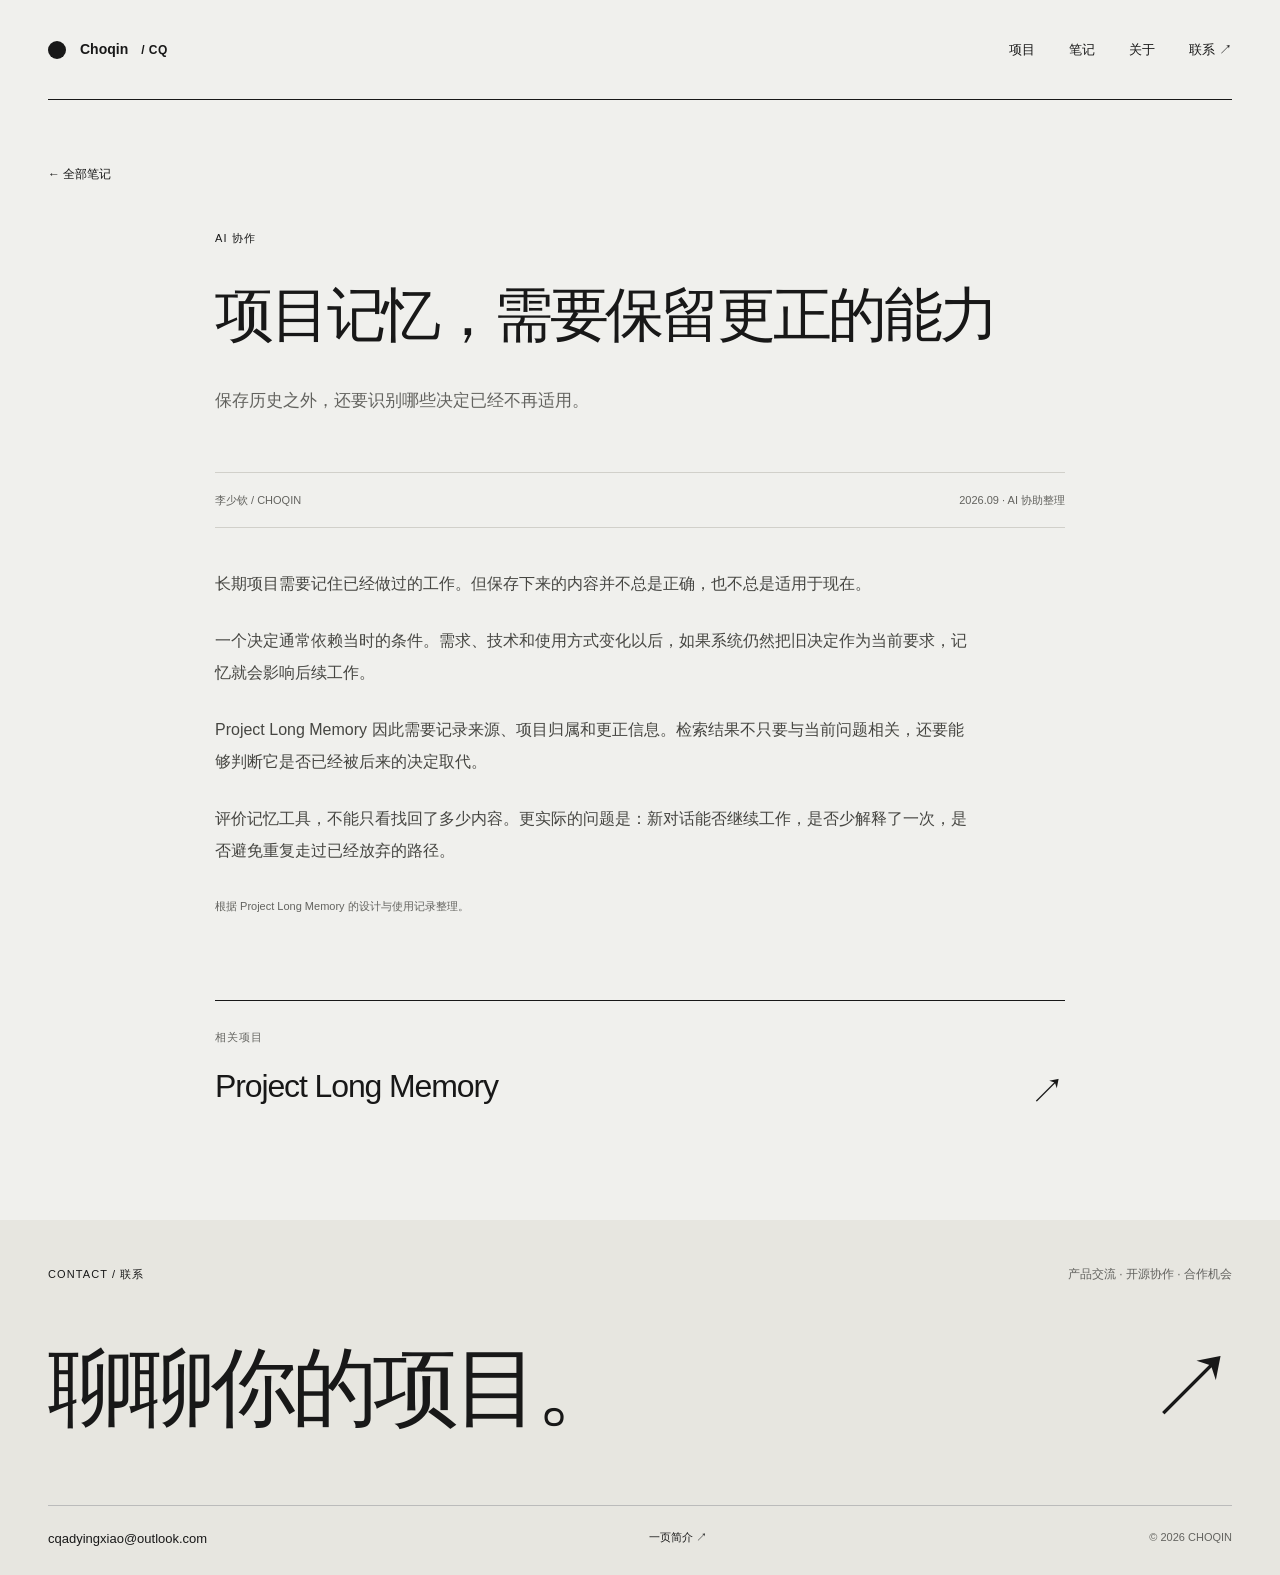
<file: writing/memory-can-be-wrong/index.html>
<!DOCTYPE html><html lang="zh-CN"><head><meta charSet="utf-8"/><meta name="viewport" content="width=device-width, initial-scale=1"/><link rel="stylesheet" href="/_next/static/css/index.D8Ivo_Mk.css" data-rsc-css-href="/_next/static/css/index.D8Ivo_Mk.css" data-precedence="vite-rsc/importer-resources"/><link rel="modulepreload" fetchPriority="low" href="/_next/static/chunks/index-5Bi0k042.js"/><script src="/_next/static/chunks/rolldown-runtime-hePW80VL.js" type="module" async=""></script><script src="/_next/static/chunks/framework-BlZLPK95.js" type="module" async=""></script><script src="/_next/static/chunks/vinext-fpfjwZwe.js" type="module" async=""></script><link rel="modulepreload" href="/_next/static/chunks/layout-segment-context-C26JW9AU.js" crossorigin="" fetchPriority="low"/><title>项目记忆，需要保留更正的能力 — 李少钦 CHOQIN</title><meta name="description" content="保存历史之外，还要识别哪些决定已经不再适用。"/><meta name="robots" content="index, follow"/><meta property="og:title" content="Choqin / CQ — 李少钦的项目与实践"/><meta property="og:description" content="李少钦，昵称 Choqin，简称 CQ。在东莞经营有量传媒，从事广告投放与企业获客，也与 AI 协作开发工具、研究市场和整理知识。"/><meta property="og:site_name" content="Choqin / CQ"/><meta property="og:type" content="website"/><meta property="og:locale" content="zh_CN"/><meta name="twitter:card" content="summary"/><meta name="twitter:title" content="Choqin / CQ — 李少钦的项目与实践"/><meta name="twitter:description" content="李少钦，昵称 Choqin，简称 CQ。在东莞经营有量传媒，从事广告投放与企业获客，也与 AI 协作开发工具、研究市场和整理知识。"/><link rel="icon" href="/favicon.svg"/><link rel="canonical" href="https://choqin.com/writing/memory-can-be-wrong/"/><script>Object.assign(((self[Symbol.for("vinext.navigationRuntime")]??={bootstrap:{routeManifest:null},functions:{}}).bootstrap.rsc??={rsc:[]}),{params:{"slug":"memory-can-be-wrong"},nav:{"pathname":"/writing/memory-can-be-wrong","searchParams":[]},searchParamsFromBrowser:true})</script><link rel="modulepreload" href="/_next/static/chunks/index-5Bi0k042.js" />
</head><body><script type="application/ld+json">{"@context":"https://schema.org","@graph":[{"@type":"Person","@id":"https://choqin.com/#person","name":"李少钦","alternateName":["Choqin","CQ"],"worksFor":{"@type":"Organization","name":"有量传媒"},"jobTitle":"有量传媒负责人","description":"李少钦，昵称 Choqin，简称 CQ。在东莞经营有量传媒，从事广告投放与企业获客，也与 AI 协作开发工具、研究市场和整理知识。","url":"https://choqin.com/about/","sameAs":["https://github.com/larryppgg"]},{"@type":"WebSite","@id":"https://choqin.com/#website","url":"https://choqin.com","name":"Choqin / CQ","inLanguage":"zh-CN","publisher":{"@id":"https://choqin.com/#person"}}]}</script><a class="skip" href="#main">跳到正文</a><header class="site-header wrap"><a class="identity" href="/" aria-label="李少钦 CHOQIN 首页"><span class="identity-mark" aria-hidden="true"></span><span>Choqin<span class="identity-en">/ CQ</span></span></a><nav aria-label="主导航"><a href="/projects/">项目</a><a href="/writing/">笔记</a><a href="/about/">关于</a><a href="#contact">联系 ↗</a></nav></header><main id="main" class="wrap interior"><script type="application/ld+json">{"@context":"https://schema.org","@type":"Article","headline":"项目记忆，需要保留更正的能力","description":"保存历史之外，还要识别哪些决定已经不再适用。","url":"https://choqin.com/writing/memory-can-be-wrong/","author":{"@id":"https://choqin.com/#person"},"inLanguage":"zh-CN","about":{"@id":"https://choqin.com/projects/project-memory/#project"}}</script><a class="back-link" href="/writing/">← 全部笔记</a><article class="article-detail"><div class="page-heading"><p class="eyebrow">AI 协作</p><h1>项目记忆，需要保留更正的能力</h1><p>保存历史之外，还要识别哪些决定已经不再适用。</p></div><div class="article-byline"><span>李少钦 / CHOQIN</span><span>2026.09 · AI 协助整理</span></div><div class="prose"><p>长期项目需要记住已经做过的工作。但保存下来的内容并不总是正确，也不总是适用于现在。</p><p>一个决定通常依赖当时的条件。需求、技术和使用方式变化以后，如果系统仍然把旧决定作为当前要求，记忆就会影响后续工作。</p><p>Project Long Memory 因此需要记录来源、项目归属和更正信息。检索结果不只要与当前问题相关，还要能够判断它是否已经被后来的决定取代。</p><p>评价记忆工具，不能只看找回了多少内容。更实际的问题是：新对话能否继续工作，是否少解释了一次，是否避免重复走过已经放弃的路径。</p></div><p class="source-note">根据 Project Long Memory 的设计与使用记录整理。</p><a class="next-project" href="/projects/project-memory/"><span class="eyebrow">相关项目</span><strong>Project Long Memory</strong><span>↗</span></a></article></main><footer id="contact" class="site-footer"><div class="wrap"><div class="footer-top"><span class="eyebrow">CONTACT / 联系</span><p>产品交流 · 开源协作 · 合作机会</p></div><a class="contact-title" href="mailto:cqadyingxiao@outlook.com">聊聊你的项目。<span aria-hidden="true">↗</span></a><div class="footer-bottom"><a href="mailto:cqadyingxiao@outlook.com">cqadyingxiao@outlook.com</a><a href="/intro/">一页简介 ↗</a><span>© <!-- -->2026<!-- --> CHOQIN</span></div></div></footer><script type="module" src="/_next/static/chunks/index-5Bi0k042.js" id="_R_" async=""></script><script>((self[Symbol.for("vinext.navigationRuntime")]??={bootstrap:{routeManifest:null},functions:{}}).bootstrap.rsc??={rsc:[]}).rsc.push("0:{\"page:/writing/memory-can-be-wrong\":\"$L1\",\"layout:/\":\"$L2\",\"route:/writing/memory-can-be-wrong\":\"$L3\",\"__route\":\"route:/writing/memory-can-be-wrong\",\"__interceptionContext\":null,\"__layoutIds\":[\"layout:/\"],\"__rootLayout\":\"/\",\"__bfcacheSegmentIdentities\":{\"layout:/\":\"[\\\"layout\\\",\\\"layout:/\\\",\\\"root-boundary:/\\\",\\\"\\\"]\",\"page:/writing/memory-can-be-wrong\":\"[\\\"page\\\",\\\"page:/writing/:slug\\\",\\\"root-boundary:/\\\",\\\"[\\\\\\\"writing\\\\\\\",\\\\\\\"slug|memory-can-be-wrong|d\\\\\\\"]\\\"]\"},\"__srcPage\":[\"writing\",\"[slug]\",\"page\"],\"__layoutFlags\":{\"layout:/\":\"s\"},\"__artifactCompatibility\":{\"schemaVersion\":1,\"graphVersion\":\"app-route-graph:709e1aefa76c27dc\",\"deploymentVersion\":\"fc378ed1-be73-489e-a7aa-e297ea87685b\",\"appElementsSchemaVersion\":1,\"rscPayloadSchemaVersion\":1,\"rootBoundaryId\":\"/\",\"renderEpoch\":null}}\n")</script><script>((self[Symbol.for("vinext.navigationRuntime")]??={bootstrap:{routeManifest:null},functions:{}}).bootstrap.rsc??={rsc:[]}).rsc.push("4:I[\"8c0f216c4604\",[],\"Children\",1]\n")</script><script>((self[Symbol.for("vinext.navigationRuntime")]??={bootstrap:{routeManifest:null},functions:{}}).bootstrap.rsc??={rsc:[]}).rsc.push("5:\"GlobalErrorBoundary\"\n")</script><script>((self[Symbol.for("vinext.navigationRuntime")]??={bootstrap:{routeManifest:null},functions:{}}).bootstrap.rsc??={rsc:[]}).rsc.push("6:I[\"593f344dc510\",[],\"$5\",1]\n")</script><script>((self[Symbol.for("vinext.navigationRuntime")]??={bootstrap:{routeManifest:null},functions:{}}).bootstrap.rsc??={rsc:[]}).rsc.push("7:I[\"0b874ad30386\",[],\"default\",1]\n")</script><script>((self[Symbol.for("vinext.navigationRuntime")]??={bootstrap:{routeManifest:null},functions:{}}).bootstrap.rsc??={rsc:[]}).rsc.push("8:I[\"593f344dc510\",[],\"ErrorBoundary\",1]\n")</script><script>((self[Symbol.for("vinext.navigationRuntime")]??={bootstrap:{routeManifest:null},functions:{}}).bootstrap.rsc??={rsc:[]}).rsc.push("9:\"LayoutSegmentProvider\"\n")</script><script>((self[Symbol.for("vinext.navigationRuntime")]??={bootstrap:{routeManifest:null},functions:{}}).bootstrap.rsc??={rsc:[]}).rsc.push("a:I[\"15c18cfaeeff\",[],\"$9\",1]\n")</script><script>((self[Symbol.for("vinext.navigationRuntime")]??={bootstrap:{routeManifest:null},functions:{}}).bootstrap.rsc??={rsc:[]}).rsc.push("b:I[\"8c0f216c4604\",[],\"Slot\",1]\n")</script><script>((self[Symbol.for("vinext.navigationRuntime")]??={bootstrap:{routeManifest:null},functions:{}}).bootstrap.rsc??={rsc:[]}).rsc.push("c:\"NotFoundBoundary\"\n")</script><script>((self[Symbol.for("vinext.navigationRuntime")]??={bootstrap:{routeManifest:null},functions:{}}).bootstrap.rsc??={rsc:[]}).rsc.push("d:I[\"593f344dc510\",[],\"$c\",1]\n")</script><script>((self[Symbol.for("vinext.navigationRuntime")]??={bootstrap:{routeManifest:null},functions:{}}).bootstrap.rsc??={rsc:[]}).rsc.push("e:\"AppRouterScrollTarget\"\n")</script><script>((self[Symbol.for("vinext.navigationRuntime")]??={bootstrap:{routeManifest:null},functions:{}}).bootstrap.rsc??={rsc:[]}).rsc.push("f:I[\"9276801271d6\",[],\"$e\",1]\n")</script><script>((self[Symbol.for("vinext.navigationRuntime")]??={bootstrap:{routeManifest:null},functions:{}}).bootstrap.rsc??={rsc:[]}).rsc.push("10:\"RedirectBoundary\"\n")</script><script>((self[Symbol.for("vinext.navigationRuntime")]??={bootstrap:{routeManifest:null},functions:{}}).bootstrap.rsc??={rsc:[]}).rsc.push("11:I[\"593f344dc510\",[],\"$10\",1]\n")</script><script>((self[Symbol.for("vinext.navigationRuntime")]??={bootstrap:{routeManifest:null},functions:{}}).bootstrap.rsc??={rsc:[]}).rsc.push(":HL[\"/_next/static/css/index.D8Ivo_Mk.css\",\"style\"]\n")</script><script>((self[Symbol.for("vinext.navigationRuntime")]??={bootstrap:{routeManifest:null},functions:{}}).bootstrap.rsc??={rsc:[]}).rsc.push("2:[[[\"$\",\"link\",\"css:/_next/static/css/index.D8Ivo_Mk.css\",{\"rel\":\"stylesheet\",\"precedence\":\"vite-rsc/importer-resources\",\"href\":\"/_next/static/css/index.D8Ivo_Mk.css\",\"data-rsc-css-href\":\"/_next/static/css/index.D8Ivo_Mk.css\"}],\"$undefined\"],[\"$\",\"html\",null,{\"lang\":\"zh-CN\",\"children\":[\"$\",\"body\",null,{\"children\":[[\"$\",\"script\",null,{\"type\":\"application/ld+json\",\"dangerouslySetInnerHTML\":{\"__html\":\"{\\\"@context\\\":\\\"https://schema.org\\\",\\\"@graph\\\":[{\\\"@type\\\":\\\"Person\\\",\\\"@id\\\":\\\"https://choqin.com/#person\\\",\\\"name\\\":\\\"李少钦\\\",\\\"alternateName\\\":[\\\"Choqin\\\",\\\"CQ\\\"],\\\"worksFor\\\":{\\\"@type\\\":\\\"Organization\\\",\\\"name\\\":\\\"有量传媒\\\"},\\\"jobTitle\\\":\\\"有量传媒负责人\\\",\\\"description\\\":\\\"李少钦，昵称 Choqin，简称 CQ。在东莞经营有量传媒，从事广告投放与企业获客，也与 AI 协作开发工具、研究市场和整理知识。\\\",\\\"url\\\":\\\"https://choqin.com/about/\\\",\\\"sameAs\\\":[\\\"https://github.com/larryppgg\\\"]},{\\\"@type\\\":\\\"WebSite\\\",\\\"@id\\\":\\\"https://choqin.com/#website\\\",\\\"url\\\":\\\"https://choqin.com\\\",\\\"name\\\":\\\"Choqin / CQ\\\",\\\"inLanguage\\\":\\\"zh-CN\\\",\\\"publisher\\\":{\\\"@id\\\":\\\"https://choqin.com/#person\\\"}}]}\"}}],[\"$\",\"a\",null,{\"className\":\"skip\",\"href\":\"#main\",\"children\":\"跳到正文\"}],[\"$\",\"header\",null,{\"className\":\"site-header wrap\",\"children\":[[\"$\",\"a\",null,{\"className\":\"identity\",\"href\":\"/\",\"aria-label\":\"李少钦 CHOQIN 首页\",\"children\":[[\"$\",\"span\",null,{\"className\":\"identity-mark\",\"aria-hidden\":\"true\"}],[\"$\",\"span\",null,{\"children\":[\"Choqin\",[\"$\",\"span\",null,{\"className\":\"identity-en\",\"children\":\"/ CQ\"}]]}]]}],[\"$\",\"nav\",null,{\"aria-label\":\"主导航\",\"children\":[[\"$\",\"a\",null,{\"href\":\"/projects/\",\"children\":\"项目\"}],[\"$\",\"a\",null,{\"href\":\"/writing/\",\"children\":\"笔记\"}],[\"$\",\"a\",null,{\"href\":\"/about/\",\"children\":\"关于\"}],[\"$\",\"a\",null,{\"href\":\"#contact\",\"children\":\"联系 ↗\"}]]}]]}],[\"$\",\"$L4\",null,{}],[\"$\",\"footer\",null,{\"id\":\"contact\",\"className\":\"site-footer\",\"children\":[\"$\",\"div\",null,{\"className\":\"wrap\",\"children\":[[\"$\",\"div\",null,{\"className\":\"footer-top\",\"children\":[[\"$\",\"span\",null,{\"className\":\"eyebrow\",\"children\":\"CONTACT / 联系\"}],[\"$\",\"p\",null,{\"children\":\"产品交流 · 开源协作 · 合作机会\"}]]}],[\"$\",\"a\",null,{\"className\":\"contact-title\",\"href\":\"mailto:cqadyingxiao@outlook.com\",\"children\":[\"聊聊你的项目。\",[\"$\",\"span\",null,{\"aria-hidden\":\"true\",\"children\":\"↗\"}]]}],[\"$\",\"div\",null,{\"className\":\"footer-bottom\",\"children\":[[\"$\",\"a\",null,{\"href\":\"mailto:cqadyingxiao@outlook.com\",\"children\":\"cqadyingxiao@outlook.com\"}],[\"$\",\"a\",null,{\"href\":\"/intro/\",\"children\":\"一页简介 ↗\"}],[\"$\",\"span\",null,{\"children\":[\"© \",2026,\" CHOQIN\"]}]]}]]}]}]]}]}]]\n")</script><script>((self[Symbol.for("vinext.navigationRuntime")]??={bootstrap:{routeManifest:null},functions:{}}).bootstrap.rsc??={rsc:[]}).rsc.push("3:[[[\"$\",\"meta\",null,{\"charSet\":\"utf-8\"}],[[\"$\",\"title\",\"0\",{\"children\":\"项目记忆，需要保留更正的能力 — 李少钦 CHOQIN\"}],[\"$\",\"meta\",\"1\",{\"name\":\"description\",\"content\":\"保存历史之外，还要识别哪些决定已经不再适用。\"}],[\"$\",\"meta\",\"2\",{\"name\":\"robots\",\"content\":\"index, follow\"}],[\"$\",\"meta\",\"3\",{\"property\":\"og:title\",\"content\":\"Choqin / CQ — 李少钦的项目与实践\"}],[\"$\",\"meta\",\"4\",{\"property\":\"og:description\",\"content\":\"李少钦，昵称 Choqin，简称 CQ。在东莞经营有量传媒，从事广告投放与企业获客，也与 AI 协作开发工具、研究市场和整理知识。\"}],[\"$\",\"meta\",\"5\",{\"property\":\"og:site_name\",\"content\":\"Choqin / CQ\"}],[\"$\",\"meta\",\"6\",{\"property\":\"og:type\",\"content\":\"website\"}],[\"$\",\"meta\",\"7\",{\"property\":\"og:locale\",\"content\":\"zh_CN\"}],[\"$\",\"meta\",\"8\",{\"name\":\"twitter:card\",\"content\":\"summary\"}],[\"$\",\"meta\",\"9\",{\"name\":\"twitter:title\",\"content\":\"Choqin / CQ — 李少钦的项目与实践\"}],[\"$\",\"meta\",\"10\",{\"name\":\"twitter:description\",\"content\":\"李少钦，昵称 Choqin，简称 CQ。在东莞经营有量传媒，从事广告投放与企业获客，也与 AI 协作开发工具、研究市场和整理知识。\"}],[\"$\",\"link\",\"11\",{\"data-vinext-streamed-icon\":\"$undefined\",\"rel\":\"icon\",\"href\":\"/favicon.svg\",\"type\":\"$undefined\",\"sizes\":\"$undefined\",\"color\":\"$undefined\",\"media\":\"$undefined\",\"fetchPriority\":\"$undefined\"}],[\"$\",\"link\",\"12\",{\"rel\":\"canonical\",\"href\":\"https://choqin.com/writing/memory-can-be-wrong/\"}]],[[\"$\",\"meta\",\"0\",{\"name\":\"viewport\",\"content\":\"width=device-width, initial-scale=1\"}]]],[\"$\",\"$L6\",null,{\"fallback\":\"$7\",\"children\":[\"$\",\"$L8\",null,{\"fallback\":\"$7\",\"children\":[\"$\",\"$La\",null,{\"providerId\":\"layout:/\",\"segmentMap\":{\"children\":[\"writing\",\"memory-can-be-wrong\"]},\"children\":[\"$\",\"$Lb\",null,{\"id\":\"layout:/\",\"parallelSlots\":\"$undefined\",\"children\":[\"$\",\"$Ld\",null,{\"resetKey\":\"writing\",\"fallback\":[\"$\",\"main\",null,{\"id\":\"main\",\"className\":\"wrap interior\",\"children\":[[\"$\",\"div\",null,{\"className\":\"page-heading\",\"children\":[[\"$\",\"p\",null,{\"className\":\"eyebrow\",\"children\":\"404 / NOT FOUND\"}],[\"$\",\"h1\",null,{\"children\":[\"页面不存在\",[\"$\",\"span\",null,{\"className\":\"accent\",\"children\":\".\"}]]}],[\"$\",\"p\",null,{\"children\":\"你可以返回首页，继续查看项目与笔记。\"}]]}],[\"$\",\"a\",null,{\"className\":\"button\",\"href\":\"/\",\"children\":\"返回首页 ↗\"}]]}],\"children\":[\"$\",\"$Ld\",null,{\"resetKey\":\"[\\\"writing\\\",\\\"slug|memory-can-be-wrong|d\\\"]\",\"fallback\":[\"$\",\"main\",null,{\"id\":\"main\",\"className\":\"wrap interior\",\"children\":[[\"$\",\"div\",null,{\"className\":\"page-heading\",\"children\":[[\"$\",\"p\",null,{\"className\":\"eyebrow\",\"children\":\"404 / NOT FOUND\"}],[\"$\",\"h1\",null,{\"children\":[\"页面不存在\",[\"$\",\"span\",null,{\"className\":\"accent\",\"children\":\".\"}]]}],[\"$\",\"p\",null,{\"children\":\"你可以返回首页，继续查看项目与笔记。\"}]]}],[\"$\",\"a\",null,{\"className\":\"button\",\"href\":\"/\",\"children\":\"返回首页 ↗\"}]]}],\"children\":[\"$\",\"$Lf\",null,{\"children\":[\"$\",\"$L11\",null,{\"children\":[[\"$\",\"$La\",null,{\"providerId\":\"page:/writing/memory-can-be-wrong\",\"segmentMap\":{\"children\":[\"__PAGE__\"]},\"children\":[\"$\",\"$Lb\",null,{\"id\":\"page:/writing/memory-can-be-wrong\"}]}],null]}]}]}]}]}]}]}]}],null,null]\n")</script><script>((self[Symbol.for("vinext.navigationRuntime")]??={bootstrap:{routeManifest:null},functions:{}}).bootstrap.rsc??={rsc:[]}).rsc.push("1:[\"$\",\"main\",null,{\"id\":\"main\",\"className\":\"wrap interior\",\"children\":[[\"$\",\"script\",null,{\"type\":\"application/ld+json\",\"dangerouslySetInnerHTML\":{\"__html\":\"{\\\"@context\\\":\\\"https://schema.org\\\",\\\"@type\\\":\\\"Article\\\",\\\"headline\\\":\\\"项目记忆，需要保留更正的能力\\\",\\\"description\\\":\\\"保存历史之外，还要识别哪些决定已经不再适用。\\\",\\\"url\\\":\\\"https://choqin.com/writing/memory-can-be-wrong/\\\",\\\"author\\\":{\\\"@id\\\":\\\"https://choqin.com/#person\\\"},\\\"inLanguage\\\":\\\"zh-CN\\\",\\\"about\\\":{\\\"@id\\\":\\\"https://choqin.com/projects/project-memory/#project\\\"}}\"}}],[\"$\",\"a\",null,{\"className\":\"back-link\",\"href\":\"/writing/\",\"children\":\"← 全部笔记\"}],[\"$\",\"article\",null,{\"className\":\"article-detail\",\"children\":[[\"$\",\"div\",null,{\"className\":\"page-heading\",\"children\":[[\"$\",\"p\",null,{\"className\":\"eyebrow\",\"children\":\"AI 协作\"}],[\"$\",\"h1\",null,{\"children\":\"项目记忆，需要保留更正的能力\"}],[\"$\",\"p\",null,{\"children\":\"保存历史之外，还要识别哪些决定已经不再适用。\"}]]}],[\"$\",\"div\",null,{\"className\":\"article-byline\",\"children\":[[\"$\",\"span\",null,{\"children\":\"李少钦 / CHOQIN\"}],[\"$\",\"span\",null,{\"children\":\"2026.09 · AI 协助整理\"}]]}],[\"$\",\"div\",null,{\"className\":\"prose\",\"children\":[[\"$\",\"p\",\"0\",{\"children\":\"长期项目需要记住已经做过的工作。但保存下来的内容并不总是正确，也不总是适用于现在。\"}],[\"$\",\"p\",\"1\",{\"children\":\"一个决定通常依赖当时的条件。需求、技术和使用方式变化以后，如果系统仍然把旧决定作为当前要求，记忆就会影响后续工作。\"}],[\"$\",\"p\",\"2\",{\"children\":\"Project Long Memory 因此需要记录来源、项目归属和更正信息。检索结果不只要与当前问题相关，还要能够判断它是否已经被后来的决定取代。\"}],[\"$\",\"p\",\"3\",{\"children\":\"评价记忆工具，不能只看找回了多少内容。更实际的问题是：新对话能否继续工作，是否少解释了一次，是否避免重复走过已经放弃的路径。\"}]]}],[\"$\",\"p\",null,{\"className\":\"source-note\",\"children\":\"根据 Project Long Memory 的设计与使用记录整理。\"}],[\"$\",\"a\",null,{\"className\":\"next-project\",\"href\":\"/projects/project-memory/\",\"children\":[[\"$\",\"span\",null,{\"className\":\"eyebrow\",\"children\":\"相关项目\"}],[\"$\",\"strong\",null,{\"children\":\"Project Long Memory\"}],[\"$\",\"span\",null,{\"children\":\"↗\"}]]}]]}]]}]\n")</script><script>Object.assign(((self[Symbol.for("vinext.navigationRuntime")]??={bootstrap:{routeManifest:null},functions:{}}).bootstrap.rsc??={rsc:[]}),{"initialCacheKind":"static"});((self[Symbol.for("vinext.navigationRuntime")]??={bootstrap:{routeManifest:null},functions:{}}).bootstrap.rsc??={rsc:[]}).done=true</script></body></html>
</file>
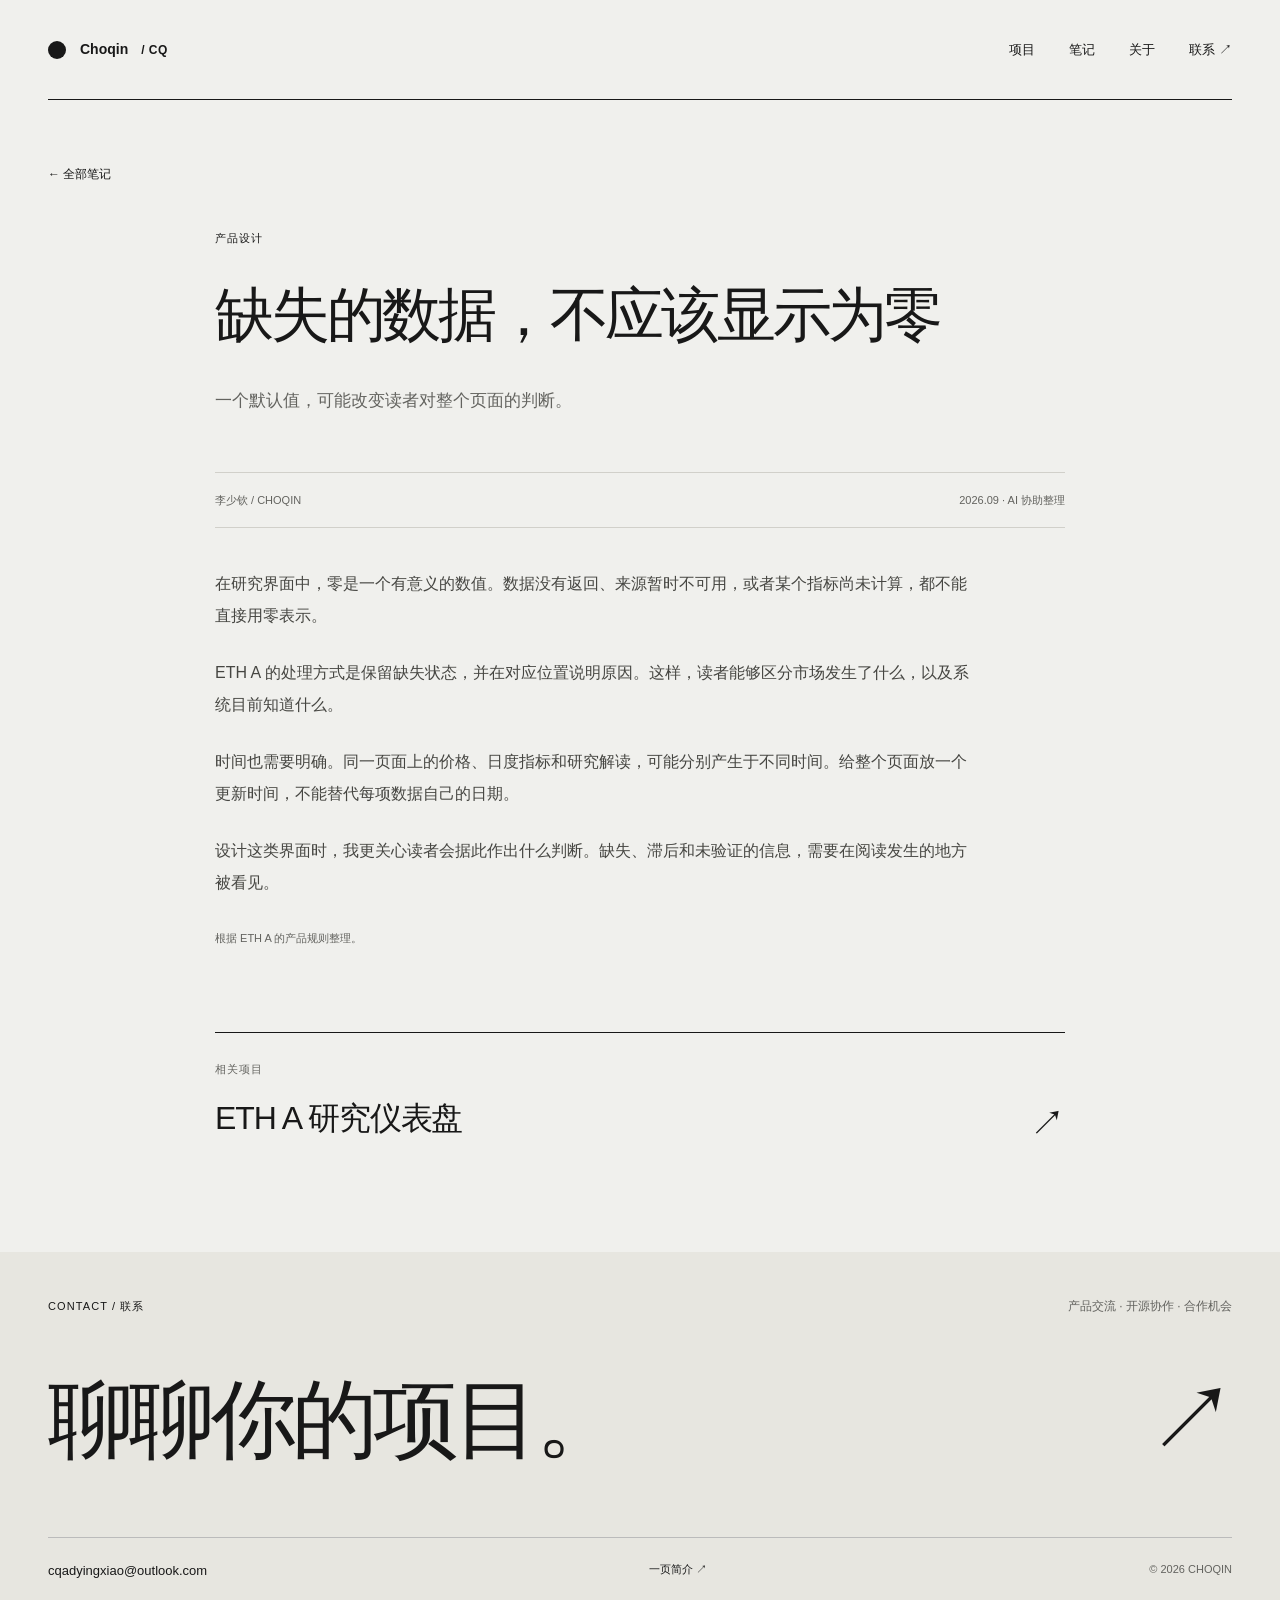
<file: writing/the-empty-number/index.html>
<!DOCTYPE html><html lang="zh-CN"><head><meta charSet="utf-8"/><meta name="viewport" content="width=device-width, initial-scale=1"/><link rel="stylesheet" href="/_next/static/css/index.D8Ivo_Mk.css" data-rsc-css-href="/_next/static/css/index.D8Ivo_Mk.css" data-precedence="vite-rsc/importer-resources"/><link rel="modulepreload" fetchPriority="low" href="/_next/static/chunks/index-5Bi0k042.js"/><script src="/_next/static/chunks/rolldown-runtime-hePW80VL.js" type="module" async=""></script><script src="/_next/static/chunks/framework-BlZLPK95.js" type="module" async=""></script><script src="/_next/static/chunks/vinext-fpfjwZwe.js" type="module" async=""></script><link rel="modulepreload" href="/_next/static/chunks/layout-segment-context-C26JW9AU.js" crossorigin="" fetchPriority="low"/><title>缺失的数据，不应该显示为零 — 李少钦 CHOQIN</title><meta name="description" content="一个默认值，可能改变读者对整个页面的判断。"/><meta name="robots" content="index, follow"/><meta property="og:title" content="Choqin / CQ — 李少钦的项目与实践"/><meta property="og:description" content="李少钦，昵称 Choqin，简称 CQ。在东莞经营有量传媒，从事广告投放与企业获客，也与 AI 协作开发工具、研究市场和整理知识。"/><meta property="og:site_name" content="Choqin / CQ"/><meta property="og:type" content="website"/><meta property="og:locale" content="zh_CN"/><meta name="twitter:card" content="summary"/><meta name="twitter:title" content="Choqin / CQ — 李少钦的项目与实践"/><meta name="twitter:description" content="李少钦，昵称 Choqin，简称 CQ。在东莞经营有量传媒，从事广告投放与企业获客，也与 AI 协作开发工具、研究市场和整理知识。"/><link rel="icon" href="/favicon.svg"/><link rel="canonical" href="https://choqin.com/writing/the-empty-number/"/><script>Object.assign(((self[Symbol.for("vinext.navigationRuntime")]??={bootstrap:{routeManifest:null},functions:{}}).bootstrap.rsc??={rsc:[]}),{params:{"slug":"the-empty-number"},nav:{"pathname":"/writing/the-empty-number","searchParams":[]},searchParamsFromBrowser:true})</script><link rel="modulepreload" href="/_next/static/chunks/index-5Bi0k042.js" />
</head><body><script type="application/ld+json">{"@context":"https://schema.org","@graph":[{"@type":"Person","@id":"https://choqin.com/#person","name":"李少钦","alternateName":["Choqin","CQ"],"worksFor":{"@type":"Organization","name":"有量传媒"},"jobTitle":"有量传媒负责人","description":"李少钦，昵称 Choqin，简称 CQ。在东莞经营有量传媒，从事广告投放与企业获客，也与 AI 协作开发工具、研究市场和整理知识。","url":"https://choqin.com/about/","sameAs":["https://github.com/larryppgg"]},{"@type":"WebSite","@id":"https://choqin.com/#website","url":"https://choqin.com","name":"Choqin / CQ","inLanguage":"zh-CN","publisher":{"@id":"https://choqin.com/#person"}}]}</script><a class="skip" href="#main">跳到正文</a><header class="site-header wrap"><a class="identity" href="/" aria-label="李少钦 CHOQIN 首页"><span class="identity-mark" aria-hidden="true"></span><span>Choqin<span class="identity-en">/ CQ</span></span></a><nav aria-label="主导航"><a href="/projects/">项目</a><a href="/writing/">笔记</a><a href="/about/">关于</a><a href="#contact">联系 ↗</a></nav></header><main id="main" class="wrap interior"><script type="application/ld+json">{"@context":"https://schema.org","@type":"Article","headline":"缺失的数据，不应该显示为零","description":"一个默认值，可能改变读者对整个页面的判断。","url":"https://choqin.com/writing/the-empty-number/","author":{"@id":"https://choqin.com/#person"},"inLanguage":"zh-CN","about":{"@id":"https://choqin.com/projects/eth-a/#project"}}</script><a class="back-link" href="/writing/">← 全部笔记</a><article class="article-detail"><div class="page-heading"><p class="eyebrow">产品设计</p><h1>缺失的数据，不应该显示为零</h1><p>一个默认值，可能改变读者对整个页面的判断。</p></div><div class="article-byline"><span>李少钦 / CHOQIN</span><span>2026.09 · AI 协助整理</span></div><div class="prose"><p>在研究界面中，零是一个有意义的数值。数据没有返回、来源暂时不可用，或者某个指标尚未计算，都不能直接用零表示。</p><p>ETH A 的处理方式是保留缺失状态，并在对应位置说明原因。这样，读者能够区分市场发生了什么，以及系统目前知道什么。</p><p>时间也需要明确。同一页面上的价格、日度指标和研究解读，可能分别产生于不同时间。给整个页面放一个更新时间，不能替代每项数据自己的日期。</p><p>设计这类界面时，我更关心读者会据此作出什么判断。缺失、滞后和未验证的信息，需要在阅读发生的地方被看见。</p></div><p class="source-note">根据 ETH A 的产品规则整理。</p><a class="next-project" href="/projects/eth-a/"><span class="eyebrow">相关项目</span><strong>ETH A 研究仪表盘</strong><span>↗</span></a></article></main><footer id="contact" class="site-footer"><div class="wrap"><div class="footer-top"><span class="eyebrow">CONTACT / 联系</span><p>产品交流 · 开源协作 · 合作机会</p></div><a class="contact-title" href="mailto:cqadyingxiao@outlook.com">聊聊你的项目。<span aria-hidden="true">↗</span></a><div class="footer-bottom"><a href="mailto:cqadyingxiao@outlook.com">cqadyingxiao@outlook.com</a><a href="/intro/">一页简介 ↗</a><span>© <!-- -->2026<!-- --> CHOQIN</span></div></div></footer><script type="module" src="/_next/static/chunks/index-5Bi0k042.js" id="_R_" async=""></script><script>((self[Symbol.for("vinext.navigationRuntime")]??={bootstrap:{routeManifest:null},functions:{}}).bootstrap.rsc??={rsc:[]}).rsc.push("0:{\"page:/writing/the-empty-number\":\"$L1\",\"layout:/\":\"$L2\",\"route:/writing/the-empty-number\":\"$L3\",\"__route\":\"route:/writing/the-empty-number\",\"__interceptionContext\":null,\"__layoutIds\":[\"layout:/\"],\"__rootLayout\":\"/\",\"__bfcacheSegmentIdentities\":{\"layout:/\":\"[\\\"layout\\\",\\\"layout:/\\\",\\\"root-boundary:/\\\",\\\"\\\"]\",\"page:/writing/the-empty-number\":\"[\\\"page\\\",\\\"page:/writing/:slug\\\",\\\"root-boundary:/\\\",\\\"[\\\\\\\"writing\\\\\\\",\\\\\\\"slug|the-empty-number|d\\\\\\\"]\\\"]\"},\"__srcPage\":[\"writing\",\"[slug]\",\"page\"],\"__layoutFlags\":{\"layout:/\":\"s\"},\"__artifactCompatibility\":{\"schemaVersion\":1,\"graphVersion\":\"app-route-graph:709e1aefa76c27dc\",\"deploymentVersion\":\"fc378ed1-be73-489e-a7aa-e297ea87685b\",\"appElementsSchemaVersion\":1,\"rscPayloadSchemaVersion\":1,\"rootBoundaryId\":\"/\",\"renderEpoch\":null}}\n")</script><script>((self[Symbol.for("vinext.navigationRuntime")]??={bootstrap:{routeManifest:null},functions:{}}).bootstrap.rsc??={rsc:[]}).rsc.push("4:I[\"8c0f216c4604\",[],\"Children\",1]\n")</script><script>((self[Symbol.for("vinext.navigationRuntime")]??={bootstrap:{routeManifest:null},functions:{}}).bootstrap.rsc??={rsc:[]}).rsc.push("5:\"GlobalErrorBoundary\"\n")</script><script>((self[Symbol.for("vinext.navigationRuntime")]??={bootstrap:{routeManifest:null},functions:{}}).bootstrap.rsc??={rsc:[]}).rsc.push("6:I[\"593f344dc510\",[],\"$5\",1]\n")</script><script>((self[Symbol.for("vinext.navigationRuntime")]??={bootstrap:{routeManifest:null},functions:{}}).bootstrap.rsc??={rsc:[]}).rsc.push("7:I[\"0b874ad30386\",[],\"default\",1]\n")</script><script>((self[Symbol.for("vinext.navigationRuntime")]??={bootstrap:{routeManifest:null},functions:{}}).bootstrap.rsc??={rsc:[]}).rsc.push("8:I[\"593f344dc510\",[],\"ErrorBoundary\",1]\n")</script><script>((self[Symbol.for("vinext.navigationRuntime")]??={bootstrap:{routeManifest:null},functions:{}}).bootstrap.rsc??={rsc:[]}).rsc.push("9:\"LayoutSegmentProvider\"\n")</script><script>((self[Symbol.for("vinext.navigationRuntime")]??={bootstrap:{routeManifest:null},functions:{}}).bootstrap.rsc??={rsc:[]}).rsc.push("a:I[\"15c18cfaeeff\",[],\"$9\",1]\n")</script><script>((self[Symbol.for("vinext.navigationRuntime")]??={bootstrap:{routeManifest:null},functions:{}}).bootstrap.rsc??={rsc:[]}).rsc.push("b:I[\"8c0f216c4604\",[],\"Slot\",1]\n")</script><script>((self[Symbol.for("vinext.navigationRuntime")]??={bootstrap:{routeManifest:null},functions:{}}).bootstrap.rsc??={rsc:[]}).rsc.push("c:\"NotFoundBoundary\"\n")</script><script>((self[Symbol.for("vinext.navigationRuntime")]??={bootstrap:{routeManifest:null},functions:{}}).bootstrap.rsc??={rsc:[]}).rsc.push("d:I[\"593f344dc510\",[],\"$c\",1]\n")</script><script>((self[Symbol.for("vinext.navigationRuntime")]??={bootstrap:{routeManifest:null},functions:{}}).bootstrap.rsc??={rsc:[]}).rsc.push("e:\"AppRouterScrollTarget\"\n")</script><script>((self[Symbol.for("vinext.navigationRuntime")]??={bootstrap:{routeManifest:null},functions:{}}).bootstrap.rsc??={rsc:[]}).rsc.push("f:I[\"9276801271d6\",[],\"$e\",1]\n")</script><script>((self[Symbol.for("vinext.navigationRuntime")]??={bootstrap:{routeManifest:null},functions:{}}).bootstrap.rsc??={rsc:[]}).rsc.push("10:\"RedirectBoundary\"\n")</script><script>((self[Symbol.for("vinext.navigationRuntime")]??={bootstrap:{routeManifest:null},functions:{}}).bootstrap.rsc??={rsc:[]}).rsc.push("11:I[\"593f344dc510\",[],\"$10\",1]\n")</script><script>((self[Symbol.for("vinext.navigationRuntime")]??={bootstrap:{routeManifest:null},functions:{}}).bootstrap.rsc??={rsc:[]}).rsc.push(":HL[\"/_next/static/css/index.D8Ivo_Mk.css\",\"style\"]\n")</script><script>((self[Symbol.for("vinext.navigationRuntime")]??={bootstrap:{routeManifest:null},functions:{}}).bootstrap.rsc??={rsc:[]}).rsc.push("2:[[[\"$\",\"link\",\"css:/_next/static/css/index.D8Ivo_Mk.css\",{\"rel\":\"stylesheet\",\"precedence\":\"vite-rsc/importer-resources\",\"href\":\"/_next/static/css/index.D8Ivo_Mk.css\",\"data-rsc-css-href\":\"/_next/static/css/index.D8Ivo_Mk.css\"}],\"$undefined\"],[\"$\",\"html\",null,{\"lang\":\"zh-CN\",\"children\":[\"$\",\"body\",null,{\"children\":[[\"$\",\"script\",null,{\"type\":\"application/ld+json\",\"dangerouslySetInnerHTML\":{\"__html\":\"{\\\"@context\\\":\\\"https://schema.org\\\",\\\"@graph\\\":[{\\\"@type\\\":\\\"Person\\\",\\\"@id\\\":\\\"https://choqin.com/#person\\\",\\\"name\\\":\\\"李少钦\\\",\\\"alternateName\\\":[\\\"Choqin\\\",\\\"CQ\\\"],\\\"worksFor\\\":{\\\"@type\\\":\\\"Organization\\\",\\\"name\\\":\\\"有量传媒\\\"},\\\"jobTitle\\\":\\\"有量传媒负责人\\\",\\\"description\\\":\\\"李少钦，昵称 Choqin，简称 CQ。在东莞经营有量传媒，从事广告投放与企业获客，也与 AI 协作开发工具、研究市场和整理知识。\\\",\\\"url\\\":\\\"https://choqin.com/about/\\\",\\\"sameAs\\\":[\\\"https://github.com/larryppgg\\\"]},{\\\"@type\\\":\\\"WebSite\\\",\\\"@id\\\":\\\"https://choqin.com/#website\\\",\\\"url\\\":\\\"https://choqin.com\\\",\\\"name\\\":\\\"Choqin / CQ\\\",\\\"inLanguage\\\":\\\"zh-CN\\\",\\\"publisher\\\":{\\\"@id\\\":\\\"https://choqin.com/#person\\\"}}]}\"}}],[\"$\",\"a\",null,{\"className\":\"skip\",\"href\":\"#main\",\"children\":\"跳到正文\"}],[\"$\",\"header\",null,{\"className\":\"site-header wrap\",\"children\":[[\"$\",\"a\",null,{\"className\":\"identity\",\"href\":\"/\",\"aria-label\":\"李少钦 CHOQIN 首页\",\"children\":[[\"$\",\"span\",null,{\"className\":\"identity-mark\",\"aria-hidden\":\"true\"}],[\"$\",\"span\",null,{\"children\":[\"Choqin\",[\"$\",\"span\",null,{\"className\":\"identity-en\",\"children\":\"/ CQ\"}]]}]]}],[\"$\",\"nav\",null,{\"aria-label\":\"主导航\",\"children\":[[\"$\",\"a\",null,{\"href\":\"/projects/\",\"children\":\"项目\"}],[\"$\",\"a\",null,{\"href\":\"/writing/\",\"children\":\"笔记\"}],[\"$\",\"a\",null,{\"href\":\"/about/\",\"children\":\"关于\"}],[\"$\",\"a\",null,{\"href\":\"#contact\",\"children\":\"联系 ↗\"}]]}]]}],[\"$\",\"$L4\",null,{}],[\"$\",\"footer\",null,{\"id\":\"contact\",\"className\":\"site-footer\",\"children\":[\"$\",\"div\",null,{\"className\":\"wrap\",\"children\":[[\"$\",\"div\",null,{\"className\":\"footer-top\",\"children\":[[\"$\",\"span\",null,{\"className\":\"eyebrow\",\"children\":\"CONTACT / 联系\"}],[\"$\",\"p\",null,{\"children\":\"产品交流 · 开源协作 · 合作机会\"}]]}],[\"$\",\"a\",null,{\"className\":\"contact-title\",\"href\":\"mailto:cqadyingxiao@outlook.com\",\"children\":[\"聊聊你的项目。\",[\"$\",\"span\",null,{\"aria-hidden\":\"true\",\"children\":\"↗\"}]]}],[\"$\",\"div\",null,{\"className\":\"footer-bottom\",\"children\":[[\"$\",\"a\",null,{\"href\":\"mailto:cqadyingxiao@outlook.com\",\"children\":\"cqadyingxiao@outlook.com\"}],[\"$\",\"a\",null,{\"href\":\"/intro/\",\"children\":\"一页简介 ↗\"}],[\"$\",\"span\",null,{\"children\":[\"© \",2026,\" CHOQIN\"]}]]}]]}]}]]}]}]]\n")</script><script>((self[Symbol.for("vinext.navigationRuntime")]??={bootstrap:{routeManifest:null},functions:{}}).bootstrap.rsc??={rsc:[]}).rsc.push("3:[[[\"$\",\"meta\",null,{\"charSet\":\"utf-8\"}],[[\"$\",\"title\",\"0\",{\"children\":\"缺失的数据，不应该显示为零 — 李少钦 CHOQIN\"}],[\"$\",\"meta\",\"1\",{\"name\":\"description\",\"content\":\"一个默认值，可能改变读者对整个页面的判断。\"}],[\"$\",\"meta\",\"2\",{\"name\":\"robots\",\"content\":\"index, follow\"}],[\"$\",\"meta\",\"3\",{\"property\":\"og:title\",\"content\":\"Choqin / CQ — 李少钦的项目与实践\"}],[\"$\",\"meta\",\"4\",{\"property\":\"og:description\",\"content\":\"李少钦，昵称 Choqin，简称 CQ。在东莞经营有量传媒，从事广告投放与企业获客，也与 AI 协作开发工具、研究市场和整理知识。\"}],[\"$\",\"meta\",\"5\",{\"property\":\"og:site_name\",\"content\":\"Choqin / CQ\"}],[\"$\",\"meta\",\"6\",{\"property\":\"og:type\",\"content\":\"website\"}],[\"$\",\"meta\",\"7\",{\"property\":\"og:locale\",\"content\":\"zh_CN\"}],[\"$\",\"meta\",\"8\",{\"name\":\"twitter:card\",\"content\":\"summary\"}],[\"$\",\"meta\",\"9\",{\"name\":\"twitter:title\",\"content\":\"Choqin / CQ — 李少钦的项目与实践\"}],[\"$\",\"meta\",\"10\",{\"name\":\"twitter:description\",\"content\":\"李少钦，昵称 Choqin，简称 CQ。在东莞经营有量传媒，从事广告投放与企业获客，也与 AI 协作开发工具、研究市场和整理知识。\"}],[\"$\",\"link\",\"11\",{\"data-vinext-streamed-icon\":\"$undefined\",\"rel\":\"icon\",\"href\":\"/favicon.svg\",\"type\":\"$undefined\",\"sizes\":\"$undefined\",\"color\":\"$undefined\",\"media\":\"$undefined\",\"fetchPriority\":\"$undefined\"}],[\"$\",\"link\",\"12\",{\"rel\":\"canonical\",\"href\":\"https://choqin.com/writing/the-empty-number/\"}]],[[\"$\",\"meta\",\"0\",{\"name\":\"viewport\",\"content\":\"width=device-width, initial-scale=1\"}]]],[\"$\",\"$L6\",null,{\"fallback\":\"$7\",\"children\":[\"$\",\"$L8\",null,{\"fallback\":\"$7\",\"children\":[\"$\",\"$La\",null,{\"providerId\":\"layout:/\",\"segmentMap\":{\"children\":[\"writing\",\"the-empty-number\"]},\"children\":[\"$\",\"$Lb\",null,{\"id\":\"layout:/\",\"parallelSlots\":\"$undefined\",\"children\":[\"$\",\"$Ld\",null,{\"resetKey\":\"writing\",\"fallback\":[\"$\",\"main\",null,{\"id\":\"main\",\"className\":\"wrap interior\",\"children\":[[\"$\",\"div\",null,{\"className\":\"page-heading\",\"children\":[[\"$\",\"p\",null,{\"className\":\"eyebrow\",\"children\":\"404 / NOT FOUND\"}],[\"$\",\"h1\",null,{\"children\":[\"页面不存在\",[\"$\",\"span\",null,{\"className\":\"accent\",\"children\":\".\"}]]}],[\"$\",\"p\",null,{\"children\":\"你可以返回首页，继续查看项目与笔记。\"}]]}],[\"$\",\"a\",null,{\"className\":\"button\",\"href\":\"/\",\"children\":\"返回首页 ↗\"}]]}],\"children\":[\"$\",\"$Ld\",null,{\"resetKey\":\"[\\\"writing\\\",\\\"slug|the-empty-number|d\\\"]\",\"fallback\":[\"$\",\"main\",null,{\"id\":\"main\",\"className\":\"wrap interior\",\"children\":[[\"$\",\"div\",null,{\"className\":\"page-heading\",\"children\":[[\"$\",\"p\",null,{\"className\":\"eyebrow\",\"children\":\"404 / NOT FOUND\"}],[\"$\",\"h1\",null,{\"children\":[\"页面不存在\",[\"$\",\"span\",null,{\"className\":\"accent\",\"children\":\".\"}]]}],[\"$\",\"p\",null,{\"children\":\"你可以返回首页，继续查看项目与笔记。\"}]]}],[\"$\",\"a\",null,{\"className\":\"button\",\"href\":\"/\",\"children\":\"返回首页 ↗\"}]]}],\"children\":[\"$\",\"$Lf\",null,{\"children\":[\"$\",\"$L11\",null,{\"children\":[[\"$\",\"$La\",null,{\"providerId\":\"page:/writing/the-empty-number\",\"segmentMap\":{\"children\":[\"__PAGE__\"]},\"children\":[\"$\",\"$Lb\",null,{\"id\":\"page:/writing/the-empty-number\"}]}],null]}]}]}]}]}]}]}]}],null,null]\n")</script><script>((self[Symbol.for("vinext.navigationRuntime")]??={bootstrap:{routeManifest:null},functions:{}}).bootstrap.rsc??={rsc:[]}).rsc.push("1:[\"$\",\"main\",null,{\"id\":\"main\",\"className\":\"wrap interior\",\"children\":[[\"$\",\"script\",null,{\"type\":\"application/ld+json\",\"dangerouslySetInnerHTML\":{\"__html\":\"{\\\"@context\\\":\\\"https://schema.org\\\",\\\"@type\\\":\\\"Article\\\",\\\"headline\\\":\\\"缺失的数据，不应该显示为零\\\",\\\"description\\\":\\\"一个默认值，可能改变读者对整个页面的判断。\\\",\\\"url\\\":\\\"https://choqin.com/writing/the-empty-number/\\\",\\\"author\\\":{\\\"@id\\\":\\\"https://choqin.com/#person\\\"},\\\"inLanguage\\\":\\\"zh-CN\\\",\\\"about\\\":{\\\"@id\\\":\\\"https://choqin.com/projects/eth-a/#project\\\"}}\"}}],[\"$\",\"a\",null,{\"className\":\"back-link\",\"href\":\"/writing/\",\"children\":\"← 全部笔记\"}],[\"$\",\"article\",null,{\"className\":\"article-detail\",\"children\":[[\"$\",\"div\",null,{\"className\":\"page-heading\",\"children\":[[\"$\",\"p\",null,{\"className\":\"eyebrow\",\"children\":\"产品设计\"}],[\"$\",\"h1\",null,{\"children\":\"缺失的数据，不应该显示为零\"}],[\"$\",\"p\",null,{\"children\":\"一个默认值，可能改变读者对整个页面的判断。\"}]]}],[\"$\",\"div\",null,{\"className\":\"article-byline\",\"children\":[[\"$\",\"span\",null,{\"children\":\"李少钦 / CHOQIN\"}],[\"$\",\"span\",null,{\"children\":\"2026.09 · AI 协助整理\"}]]}],[\"$\",\"div\",null,{\"className\":\"prose\",\"children\":[[\"$\",\"p\",\"0\",{\"children\":\"在研究界面中，零是一个有意义的数值。数据没有返回、来源暂时不可用，或者某个指标尚未计算，都不能直接用零表示。\"}],[\"$\",\"p\",\"1\",{\"children\":\"ETH A 的处理方式是保留缺失状态，并在对应位置说明原因。这样，读者能够区分市场发生了什么，以及系统目前知道什么。\"}],[\"$\",\"p\",\"2\",{\"children\":\"时间也需要明确。同一页面上的价格、日度指标和研究解读，可能分别产生于不同时间。给整个页面放一个更新时间，不能替代每项数据自己的日期。\"}],[\"$\",\"p\",\"3\",{\"children\":\"设计这类界面时，我更关心读者会据此作出什么判断。缺失、滞后和未验证的信息，需要在阅读发生的地方被看见。\"}]]}],[\"$\",\"p\",null,{\"className\":\"source-note\",\"children\":\"根据 ETH A 的产品规则整理。\"}],[\"$\",\"a\",null,{\"className\":\"next-project\",\"href\":\"/projects/eth-a/\",\"children\":[[\"$\",\"span\",null,{\"className\":\"eyebrow\",\"children\":\"相关项目\"}],[\"$\",\"strong\",null,{\"children\":\"ETH A 研究仪表盘\"}],[\"$\",\"span\",null,{\"children\":\"↗\"}]]}]]}]]}]\n")</script><script>Object.assign(((self[Symbol.for("vinext.navigationRuntime")]??={bootstrap:{routeManifest:null},functions:{}}).bootstrap.rsc??={rsc:[]}),{"initialCacheKind":"static"});((self[Symbol.for("vinext.navigationRuntime")]??={bootstrap:{routeManifest:null},functions:{}}).bootstrap.rsc??={rsc:[]}).done=true</script></body></html>
</file>
